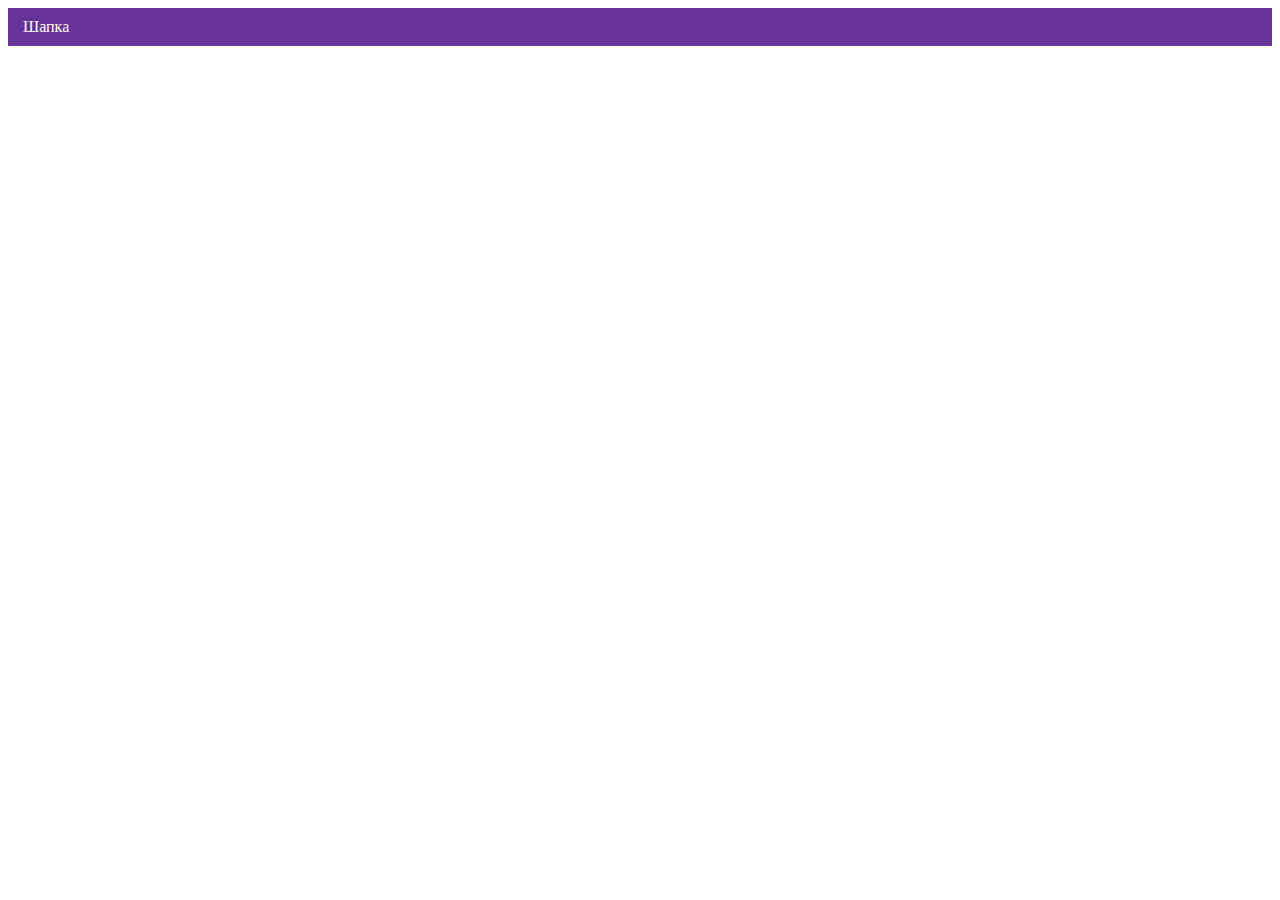
<file: index.html>
<!DOCTYPE html><html class="page" lang="ru"><head><meta charset="UTF-8"><title>Название проекта</title><meta name="viewport" content="width=device-width,initial-scale=1"><link rel="stylesheet" href="styles/styles.css"><script src="scripts/index.js" defer="defer"></script></head><body class="page__body"><header class="header">Шапка</header></body></html>
</file>
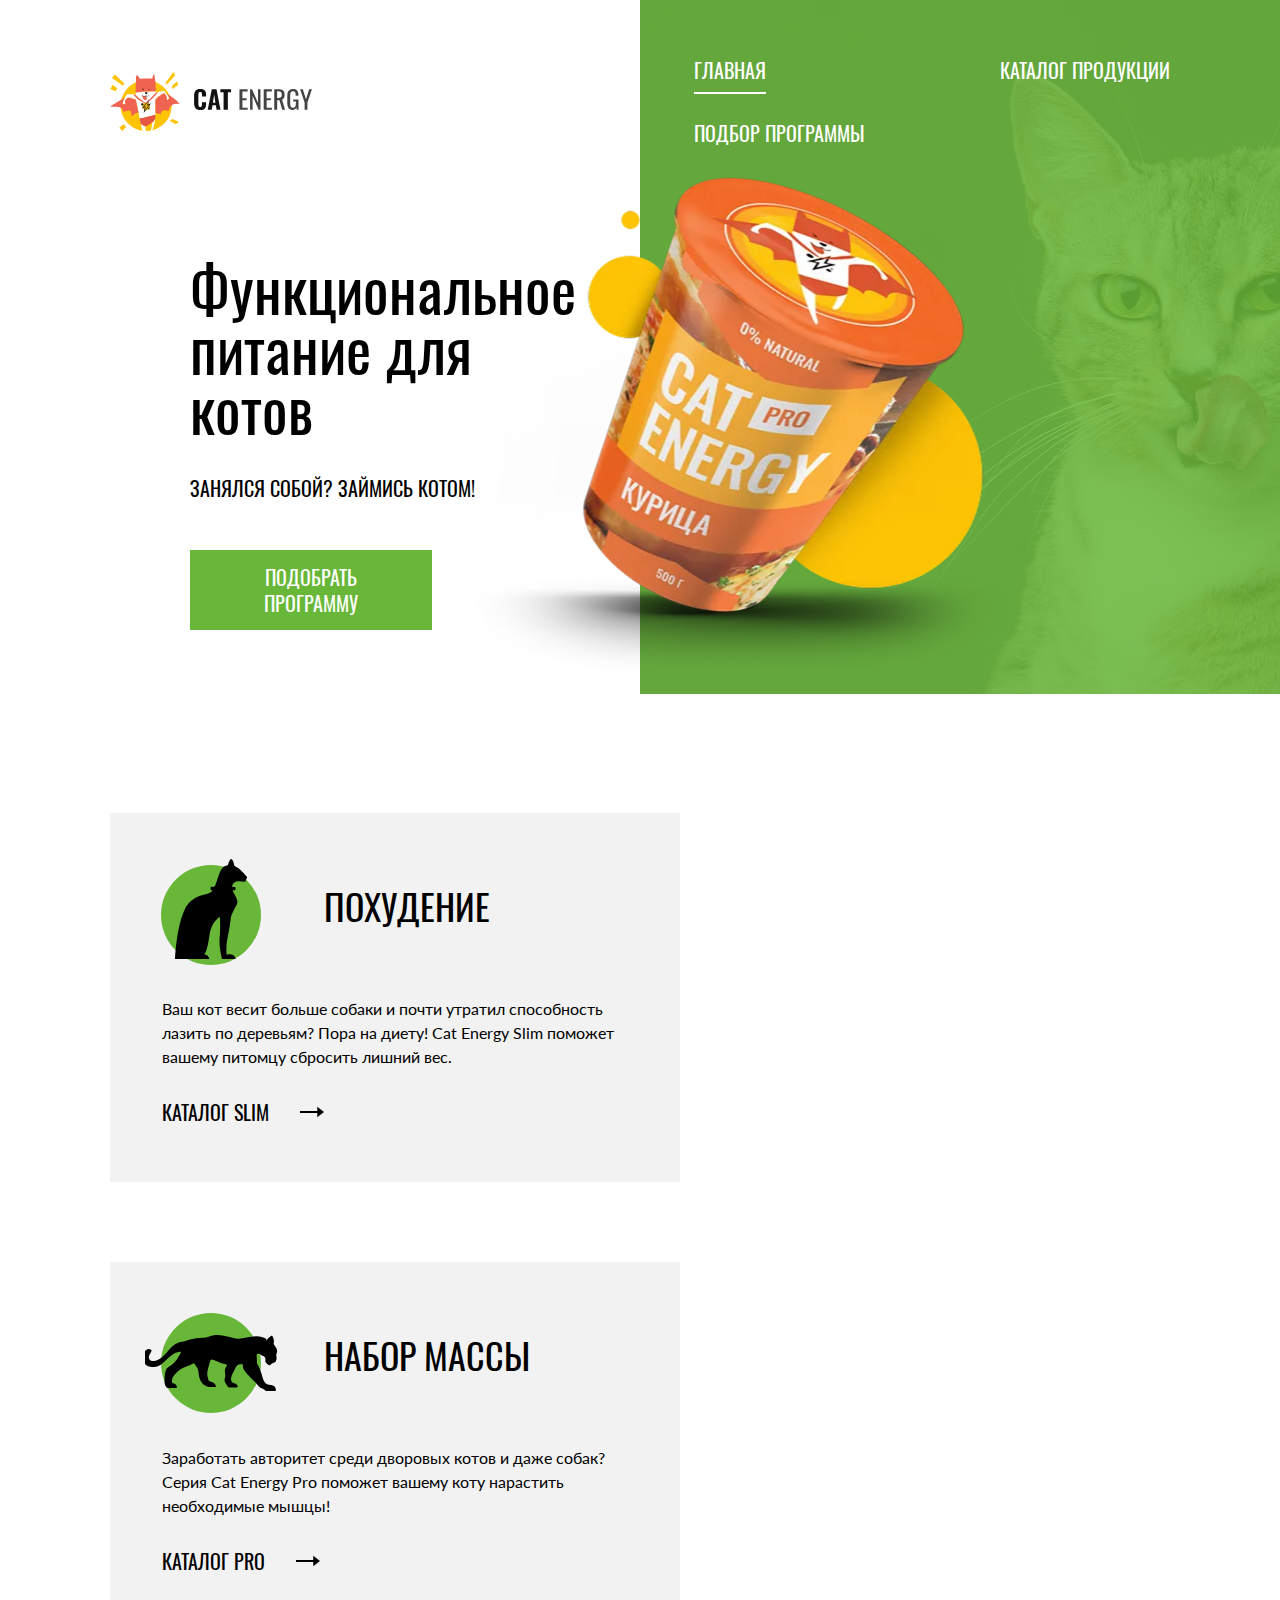
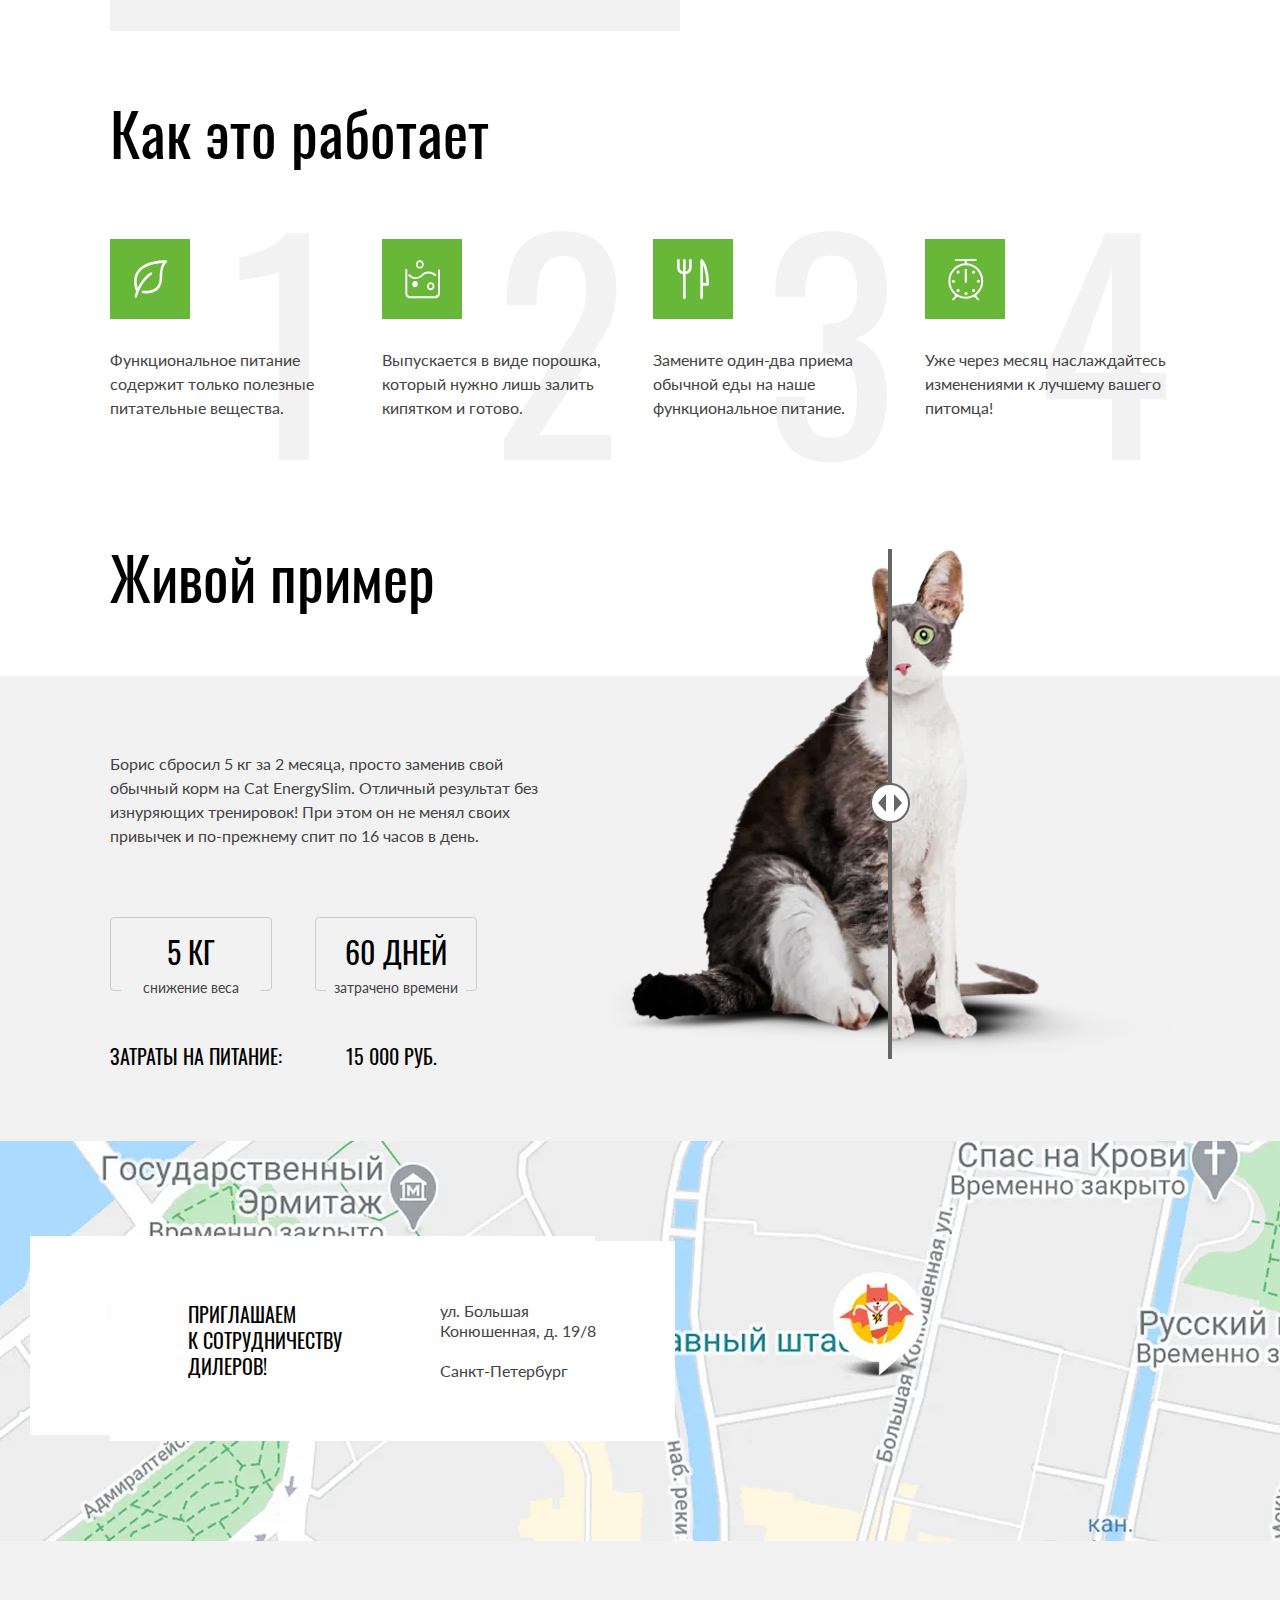
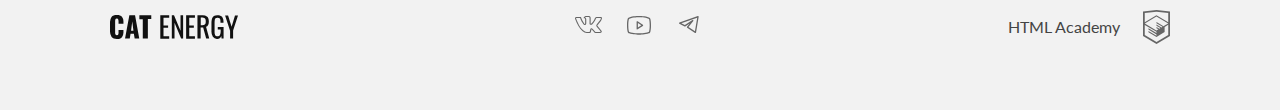
<file: 1/index.html>
<!DOCTYPE html><html class="page" lang="ru"><head><meta charset="UTF-8"><title>Кэт Энэрджи</title><meta name="viewport" content="width=device-width,initial-scale=1"><link rel="icon" href="favicon.ico"><link rel="icon" href="favicons/icon.svg.svg" type="image/svg+xml"><link rel="apple-touch-icon" href="favicons/apple.png"><link rel="manifest" href="manifest.webmanifest"><link rel="stylesheet" href="styles/styles.css"></head><body class="page__body"><div class="page__container"><header class="main-header" data-test="header"><div class="main-header__container"><a class="main-header__logo logo" href="index.html"><picture><source media="(min-width:1220px)" width="70" height="59" type="image/svg+xml" srcset="images/logo-desktop.svg"><source media="(min-width:708px)" width="60" height="50" type="image/svg+xml" srcset="images/logo_pic.svg"><img class="logo__pic" src="images/logo-mobile.svg" alt="Логотип Кэт Энерджи" width="33" height="38"></picture><picture><source media="(min-width:1220px)" width="118" height="21" type="image/svg+xml" srcset="images/logo_text.svg"><source media="(min-width:708px)" width="101" height="18" type="image/svg+xml" srcset="images/logo_text.svg"><img class="logo__text" src="images/logo-mobile-text.svg" alt="Текст логотипа" width="101" height="18"></picture></a><div class="hamburger hamburger--active"><span class="visually-hidden">Открыть меню</span> <span></span> <span></span> <span></span></div></div><nav class="main-nav main-nav--active"><ul class="main-nav__list site-list"><li class="site-list__item"><a class="site-list__link site-list__link--current" href="index.html">главная</a></li><li class="site-list__item"><a class="site-list__link" href="catalog.html">Каталог продукции</a></li><li class="site-list__item"><a class="site-list__link" href="programs.html">подбор программы</a></li></ul></nav></header><main class="main-container"><section class="main-container__promo promo" data-test="hero"><div class="promo__wrapper"><h1 class="promo__title main-title">Функциональное питание для котов</h1><p class="promo__slogan">Занялся собой? Займись котом!</p><picture><source media="(min-width:1220px)" width="552" height="499" type="image/jpeg" srcset="images/index-can-desktop@1x.webp, images/index-can-desktop@2x.webp 2x"><source media="(min-width:768px)" width="708" height="609" type="image/jpeg" srcset="images/index-can-tablet@1x.webp, images/index-can-tablet@2x.webp 2x"><img class="promo__img" src="images/index-can-mobile@1x.webp" srcset="images/index-can-mobile@2x.webp 2x" width="280" height="270" alt="Банка Кэт Энерджи с курицей"></picture><button class="promo__button button" type="button"><span class="button-text">подобрать программу</span></button></div></section><section class="main-container__category category" data-test="programs"><h2 class="visually-hidden">Категория продуктов</h2><div class="category__wrapper"><ul class="category__list"><li class="category__item category__item--slim"><h3 class="category__title">похудение</h3><p class="category__description basic-description">Ваш кот весит больше собаки и почти утратил способность лазить по деревьям? Пора на диету! Cat Energy Slim поможет вашему питомцу сбросить лишний вес.</p><a class="category__link" href="#">каталог slim</a></li><li class="category__item category__item--gain"><h3 class="category__title">набор массы</h3><p class="category__description basic-description">Заработать авторитет среди дворовых котов и даже собак? Серия Cat Energy Pro поможет вашему коту нарастить необходимые мышцы!</p><a class="category__link" href="#">каталог pro</a></li></ul></div></section><section class="main-container__steps steps" data-test="features"><div class="steps__wrapper"><h2 class="steps__title main-title main-title-additional">Как это работает</h2><ol class="steps__list"><li class="steps__item steps__item--leaf"><p class="steps__description basic-description">Функциональное питание содержит только полезные питательные вещества.</p><span class="steps__number steps__number--first">1</span></li><li class="steps__item steps__item--powder"><p class="steps__description basic-description">Выпускается в виде порошка, который нужно лишь залить кипятком и готово.</p><span class="steps__number">2</span></li><li class="steps__item steps__item--food"><p class="steps__description basic-description">Замените один-два приема обычной еды на наше функциональное питание.</p><span class="steps__number">3</span></li><li class="steps__item steps__item--time"><p class="steps__description basic-description">Уже через месяц наслаждайтесь изменениями к лучшему вашего питомца!</p><span class="steps__number">4</span></li></ol></div></section><section class="main-container__transformation transformation" data-test="proof"><div class="transformation__wrapper"><h2 class="transformation__title main-title main-title-additional">Живой пример</h2><p class="transformation__description basic-description">Борис сбросил 5 кг за 2 месяца, просто заменив свой обычный корм на Cat Energy<br>Slim. Отличный результат без изнуряющих тренировок! При этом он не менял своих привычек и по-прежнему спит по 16 часов в день.</p><div class="transformation__block"><div class="transformation__container"><figure class="transformation__info"><span class="transformation__example">5 КГ</span><figcaption class="transformation__result">снижение веса</figcaption></figure><figure class="transformation__info"><span class="transformation__example">60 ДНЕЙ</span><figcaption class="transformation__result">затрачено времени</figcaption></figure></div><div class="transformation__holder"><p class="transformation__text">Затраты на питание:</p><p class="transformation__text transformation__text--end">15 000 РУБ.</p></div></div></div><div class="main-container__slider slider"><div class="slider__wrapper"><ul class="slider__images"><li class="slider__image slider__image--before"><picture><source media="(min-width:1200px)" type="image/webp" srcset="images/slidercat-before-tablet@1x.webp, images/slidercat-before-tablet@2x.webp 2x" width="560" height="512"><source media="(min-width:768px)" type="image/webp" srcset="images/slidercat-before-tablet@1x.webp, images/slidercat-before-tablet@2x.webp 2x" width="560" height="512"><img class="slider__before" src="images/slidercat-before-mobile@1x.webp" srcset="images/slidercat-before-mobile@2x.webp" alt="Кот до приема cat Energy" width="280" height="256"></picture></li><li class="slider__image slider__image--after"><picture><source media="(min-width:1200px)" type="image/webp" srcset="images/slidercat-after-tablet@1x.webp, images/slidercat-after-tablet@2x.webp 2x" width="560" height="512"><source media="(min-width:768px)" type="image/webp" srcset="images/slidercat-after-tablet@1x.webp, images/slidercat-after-tablet@2x.webp 2x" width="560" height="512"><img class="slider__after" src="images/slidercat-after-mobile@1x.webp" srcset="images/slidercat-after-mobile@2x.webp" alt="Кот после приема cat Energy" width="280" height="256"></picture></li></ul><div class="slider__input"><button class="slider__button" type="button"><span class="visually-hidden">Посмотреть изменения</span></button></div></div></div></section><section class="main-container__map map" data-test="contacts"><h2 class="visually-hidden">Карта</h2><div class="map__wrapper"><div class="map__adress adress"><span class="adress__text">приглашаем<br>к сотрудничеству дилеров!</span><div class="adress__info"><span class="adress__description basic-description">ул. Большая Конюшенная, д. 19/8</span> <span class="adress__city">Санкт-Петербург</span></div></div><div class="map__field" id="map" style="width:100%;"></div></div></section></main><footer class="main-footer" data-test="footer"><div class="main-footer__wrapper"><a class="main-footer__logo" href="#"><img class="main-footer__logo-icon" src="images/footer-logo.svg" alt="Кэт Энерджи логотип" width="128" height="24"></a><div class="main-footer__social social"><ul class="social__list"><li class="social__item"><a class="social__link" href="#"><span class="visually-hidden">Вконтакте</span> <svg class="social__link-icon" width="27" height="17" viewBox="0 0 27 17" xmlns="http://www.w3.org/2000/svg"><path d="M0 2.33876C0 1.48373 0.515103 1.02268 1.54531 0.955621L5.51515 0.980769C5.78158 0.980769 5.95921 1.10651 6.04802 1.35799C6.45655 2.61538 6.91392 3.70094 7.42014 4.61465C7.92637 5.52835 8.58801 6.58038 9.40507 7.77071C9.47611 7.9216 9.59157 7.99704 9.75143 7.99704C9.87576 7.99704 9.97345 7.93836 10.0445 7.82101L10.1244 7.54438L10.1511 3.19379C10.1511 2.89201 10.0756 2.69083 9.92461 2.59024C9.77363 2.48965 9.49388 2.4142 9.08535 2.36391C8.76563 2.31361 8.60577 2.12919 8.60577 1.81065C8.60577 1.74359 8.61465 1.69329 8.63241 1.65976C9.00542 0.57002 10.0711 0.0251479 11.8296 0.0251479L13.3216 0C13.9966 0 14.5561 0.15927 15.0001 0.477811C15.4442 0.796351 15.6662 1.29931 15.6662 1.98669V7.69527C15.7906 7.77909 15.906 7.82101 16.0126 7.82101C16.279 7.82101 16.5099 7.67012 16.7053 7.36834C18.6592 4.78649 19.716 3.05966 19.8759 2.18787C19.8759 2.1711 19.8936 2.12919 19.9291 2.06213C20.0535 1.81065 20.2577 1.5927 20.5419 1.40828C20.8261 1.22387 21.0748 1.09813 21.288 1.03107C21.359 0.997535 21.4389 0.980769 21.5277 0.980769H25.6574L25.9239 1.00592C26.2791 1.00592 26.5544 1.16519 26.7498 1.48373C26.8209 1.58432 26.8697 1.69329 26.8964 1.81065C26.923 1.92801 26.9408 2.04536 26.9496 2.16272C26.9585 2.28008 26.963 2.34714 26.963 2.36391V2.53994C26.8386 3.22732 26.5233 3.9608 26.0171 4.74038C25.5109 5.51997 24.867 6.36243 24.0855 7.26775C23.304 8.17308 22.8155 8.76825 22.6201 9.05326C22.4603 9.25444 22.3803 9.43886 22.3803 9.60651C22.3803 9.74063 22.4514 9.89152 22.5935 10.0592L26.4834 14.6864C26.6965 14.9546 26.8031 15.248 26.8031 15.5666C26.8031 15.9522 26.6432 16.2707 26.3235 16.5222C26.0038 16.7737 25.6219 16.9162 25.1779 16.9497L24.7249 16.9749H20.6752C20.6574 16.9749 20.6219 16.979 20.5686 16.9874C20.5153 16.9958 20.4798 17 20.462 17C20.0712 17 19.7071 16.8407 19.3696 16.5222C19.2453 16.3881 18.4105 15.3989 16.8652 13.5547C16.7764 13.4374 16.652 13.3284 16.4922 13.2278C16.4211 13.4961 16.3279 13.8817 16.2124 14.3846C16.097 14.8876 16.0126 15.248 15.9593 15.466L15.8794 15.8935C15.7018 16.4803 15.3287 16.8323 14.7604 16.9497L14.3874 16.9749H11.7763C10.3021 16.9749 8.83224 16.3378 7.36686 15.0636C5.90148 13.7894 4.58264 12.1423 3.41034 10.122C2.23803 8.10182 1.14566 5.75049 0.133216 3.06805C0.0444054 2.8501 0 2.607 0 2.33876ZM16.0126 8.85207C15.6396 8.85207 15.3021 8.75567 15.0001 8.56287C14.6982 8.37007 14.5472 8.10602 14.5472 7.77071V1.98669C14.5472 1.65138 14.4584 1.41248 14.2808 1.26997C14.1032 1.12747 13.7923 1.05621 13.3483 1.05621L11.8296 1.10651C11.0658 1.10651 10.4886 1.23225 10.0978 1.48373C10.8793 1.8358 11.2701 2.40582 11.2701 3.19379V7.61982C11.2346 8.03895 11.0569 8.38683 10.7372 8.66346C10.4175 8.94009 10.0623 9.0784 9.6715 9.0784C9.13863 9.0784 8.7301 8.83531 8.44591 8.34911C7.06046 6.37081 6.03025 4.4931 5.35529 2.71598L5.1155 2.06213L1.57195 2.03698C1.34104 2.03698 1.21227 2.04956 1.18562 2.0747C1.15898 2.09985 1.14566 2.1711 1.14566 2.28846C1.14566 2.43935 1.16342 2.59862 1.19895 2.76627L1.75845 4.17456C3.25048 7.81262 4.87127 10.6795 6.62085 12.7751C8.37042 14.8708 10.0889 15.9186 11.7763 15.9186H14.4406C14.5472 15.9186 14.6271 15.8893 14.6804 15.8306C14.7337 15.7719 14.7781 15.6588 14.8136 15.4911L14.8669 15.2396L15.3732 13.0266C15.5152 12.7249 15.6396 12.5237 15.7462 12.4231C15.9415 12.2387 16.1725 12.1465 16.4389 12.1465C16.8652 12.1465 17.3003 12.3895 17.7444 12.8757L20.0091 15.5917C20.1512 15.8097 20.3022 15.9186 20.462 15.9186H24.8581C25.391 15.9186 25.6574 15.7929 25.6574 15.5414C25.6574 15.4576 25.6308 15.3738 25.5775 15.2899L21.7142 10.7382C21.4123 10.3861 21.2613 10.0089 21.2613 9.60651C21.2613 9.20414 21.4034 8.81854 21.6876 8.4497C21.9185 8.1144 22.367 7.55695 23.0331 6.77737C23.6992 5.99778 24.2809 5.26849 24.7782 4.5895C25.2756 3.9105 25.6042 3.29438 25.764 2.74112L25.8439 2.4142C25.8262 2.38067 25.8173 2.32618 25.8173 2.25074C25.8173 2.1753 25.8084 2.11243 25.7907 2.06213H21.6077C21.3412 2.16272 21.1281 2.31361 20.9682 2.51479L20.8084 2.9926C20.3643 4.14941 19.2009 5.93491 17.3181 8.34911C16.9451 8.68442 16.5099 8.85207 16.0126 8.85207Z"/></svg></a></li><li class="social__item"><a class="social__link" href="#"><span class="visually-hidden">Ютуб</span> <svg class="social__link-icon" width="24" height="19" viewBox="0 0 24 19" xmlns="http://www.w3.org/2000/svg"><path d="M15.8509 8.79275L10.6145 5.30184C10.5159 5.23691 10.4016 5.19985 10.2837 5.19459C10.1657 5.18934 10.0486 5.21608 9.94459 5.27198C9.84061 5.32789 9.75368 5.41087 9.69302 5.51215C9.63236 5.61343 9.60022 5.72924 9.6 5.84729V12.8291C9.60013 12.9481 9.6327 13.0648 9.69421 13.1667C9.75572 13.2686 9.84384 13.3518 9.94909 13.4073C10.0524 13.4631 10.1691 13.4895 10.2864 13.4837C10.4037 13.478 10.5172 13.4402 10.6145 13.3746L15.8509 9.88366C15.9409 9.82395 16.0148 9.7429 16.0658 9.64772C16.1169 9.55255 16.1436 9.44621 16.1436 9.3382C16.1436 9.23019 16.1169 9.12385 16.0658 9.02868C16.0148 8.93351 15.9409 8.85245 15.8509 8.79275ZM10.9091 11.6073V7.06911L14.3127 9.3382L10.9091 11.6073ZM23.3891 3.04366C23.2942 2.67547 23.1131 2.33511 22.8609 2.05061C22.6086 1.76611 22.2924 1.54561 21.9382 1.40729C18.2182 -0.0217993 12.2509 1.91553e-05 12 1.91553e-05C11.7491 1.91553e-05 5.78182 -0.0217993 2.06182 1.40729C1.70764 1.54561 1.3914 1.76611 1.13914 2.05061C0.886889 2.33511 0.705838 2.67547 0.610909 3.04366C0.327273 4.11275 0 6.07638 0 9.3382C0 12.6 0.327273 14.5637 0.610909 15.6327C0.705838 16.0009 0.886889 16.3413 1.13914 16.6258C1.3914 16.9103 1.70764 17.1308 2.06182 17.2691C5.78182 18.6982 11.7491 18.6764 12 18.6764H12.0764C12.8291 18.6764 18.3927 18.6327 21.9382 17.2691C22.2924 17.1308 22.6086 16.9103 22.8609 16.6258C23.1131 16.3413 23.2942 16.0009 23.3891 15.6327C23.6727 14.5637 24 12.6 24 9.3382C24 6.07638 23.6727 4.11275 23.3891 3.04366ZM22.1236 15.3055C22.0807 15.472 21.999 15.6259 21.8853 15.7548C21.7715 15.8838 21.6289 15.984 21.4691 16.0473C17.9782 17.3891 12.0655 17.3673 12 17.3673C11.9345 17.3673 6.02182 17.3891 2.53091 16.0473C2.37107 15.984 2.22846 15.8838 2.11471 15.7548C2.00096 15.6259 1.91929 15.472 1.87636 15.3055C1.61455 14.3018 1.30909 12.4582 1.30909 9.3382C1.30909 6.2182 1.61455 4.37457 1.87636 3.37093C1.91929 3.20445 2.00096 3.05047 2.11471 2.92156C2.22846 2.79264 2.37107 2.69243 2.53091 2.62911C6.02182 1.28729 11.9345 1.30911 12 1.30911C12.0655 1.30911 17.9782 1.28729 21.4691 2.62911C21.6289 2.69243 21.7715 2.79264 21.8853 2.92156C21.999 3.05047 22.0807 3.20445 22.1236 3.37093C22.3855 4.37457 22.6909 6.2182 22.6909 9.3382C22.6909 12.4582 22.3855 14.3018 22.1236 15.3055Z"/></svg></a></li><li class="social__item"><a class="social__link" href="#"><span class="visually-hidden">Телеграмм</span> <svg class="social__link-icon" width="20" height="18" viewBox="0 0 20 18" xmlns="http://www.w3.org/2000/svg"><path fill-rule="evenodd" clip-rule="evenodd" d="M19.4608 0.152905C19.6393 0.302216 19.7255 0.534898 19.6872 0.764481L17.0611 16.5214C17.0244 16.7411 16.8789 16.9273 16.6745 17.0159C16.47 17.1045 16.2346 17.0833 16.0493 16.9597L8.17082 11.7074C8.01771 11.6054 7.91447 11.4437 7.88624 11.2619C7.858 11.08 7.90738 10.8947 8.02233 10.751L10.633 7.48773L6.27303 10.3944C6.077 10.525 5.82597 10.5407 5.61524 10.4353L0.362931 7.80915C0.127693 7.69153 -0.0146529 7.44488 0.00119976 7.18235C0.0170525 6.91983 0.188044 6.6921 0.435726 6.60364L18.8188 0.0382579C19.038 -0.0400244 19.2822 0.00359465 19.4608 0.152905ZM2.32626 7.32275L5.86168 9.09046L13.4231 4.0495C13.6925 3.86994 14.0525 3.91349 14.2712 4.1521C14.49 4.3907 14.5022 4.75314 14.3 5.00591L9.49502 11.0121L15.9328 15.3039L18.2083 1.65058L2.32626 7.32275Z"/></svg></a></li></ul></div><div class="main-footer__autor autor"><a class="autor__link" href="https://htmlacademy.ru/intensive/adaptive"><span class="autor__link-text">HTML Academy</span> <svg class="autor__link-img" width="27" height="34" viewBox="0 0 27 34" xmlns="http://www.w3.org/2000/svg"><path d="M13.6426 0.0157537L13.5 0L0 1.40733V26.0129L13.5 34L27 26.0129V1.40733L13.6426 0.0157537ZM25.2344 25.0151L13.5 31.9573L1.76561 25.0151V14.9293L13.4507 21.8451L13.4701 23.0984L5.45351 18.3548L5.44295 19.5801L13.4894 24.3885L13.5088 25.675L5.46408 20.9174L5.45351 22.1427L13.5 26.9511L21.6239 22.1182V20.8929V16.909L25.2432 14.7595L25.2344 25.0151ZM25.2344 13.4519L22.0147 15.3319L20.5325 16.2071L13.4666 12.0201L13.456 13.2454L19.4957 16.818L19.4429 16.8495L19.3126 16.9247L18.4536 17.4166L13.4666 14.4689L13.456 15.6942L17.3921 18.0222L16.4591 18.6314L16.438 18.6436L13.4666 16.902L13.456 18.1273L15.4029 19.2615L13.4155 20.4483L1.7973 13.5762L13.4349 6.61831L25.2344 13.4519ZM25.2344 12.2266L13.4401 5.31075L1.76561 12.2196V2.9897L13.5 1.76442L25.2344 2.9897V12.2266Z"/></svg></a></div></div></footer></div><script src="https://api-maps.yandex.ru/2.1/?apikey=b741650d-aeca-472d-a761-ce8550b60bb1&lang=ru_RU" defer="defer"></script><script src="scripts/index.js" defer="defer"></script></body></html>
</file>
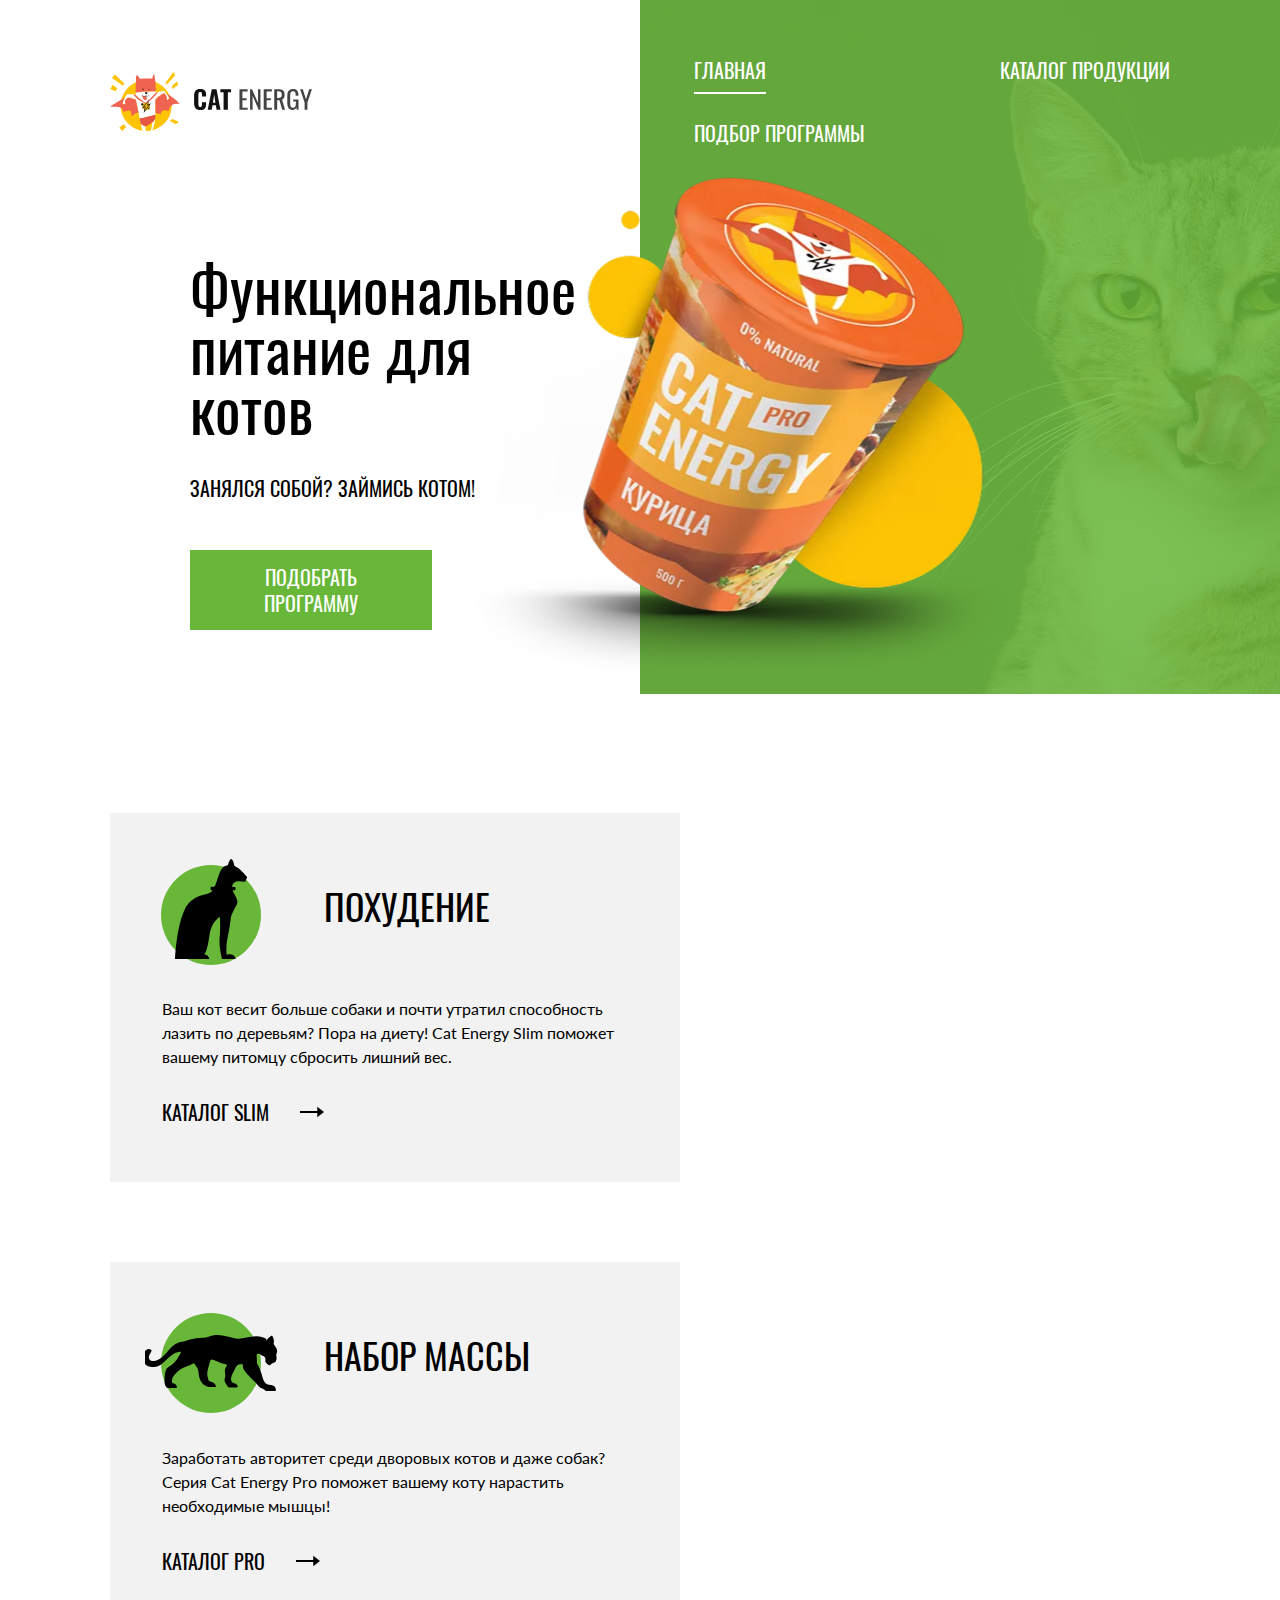
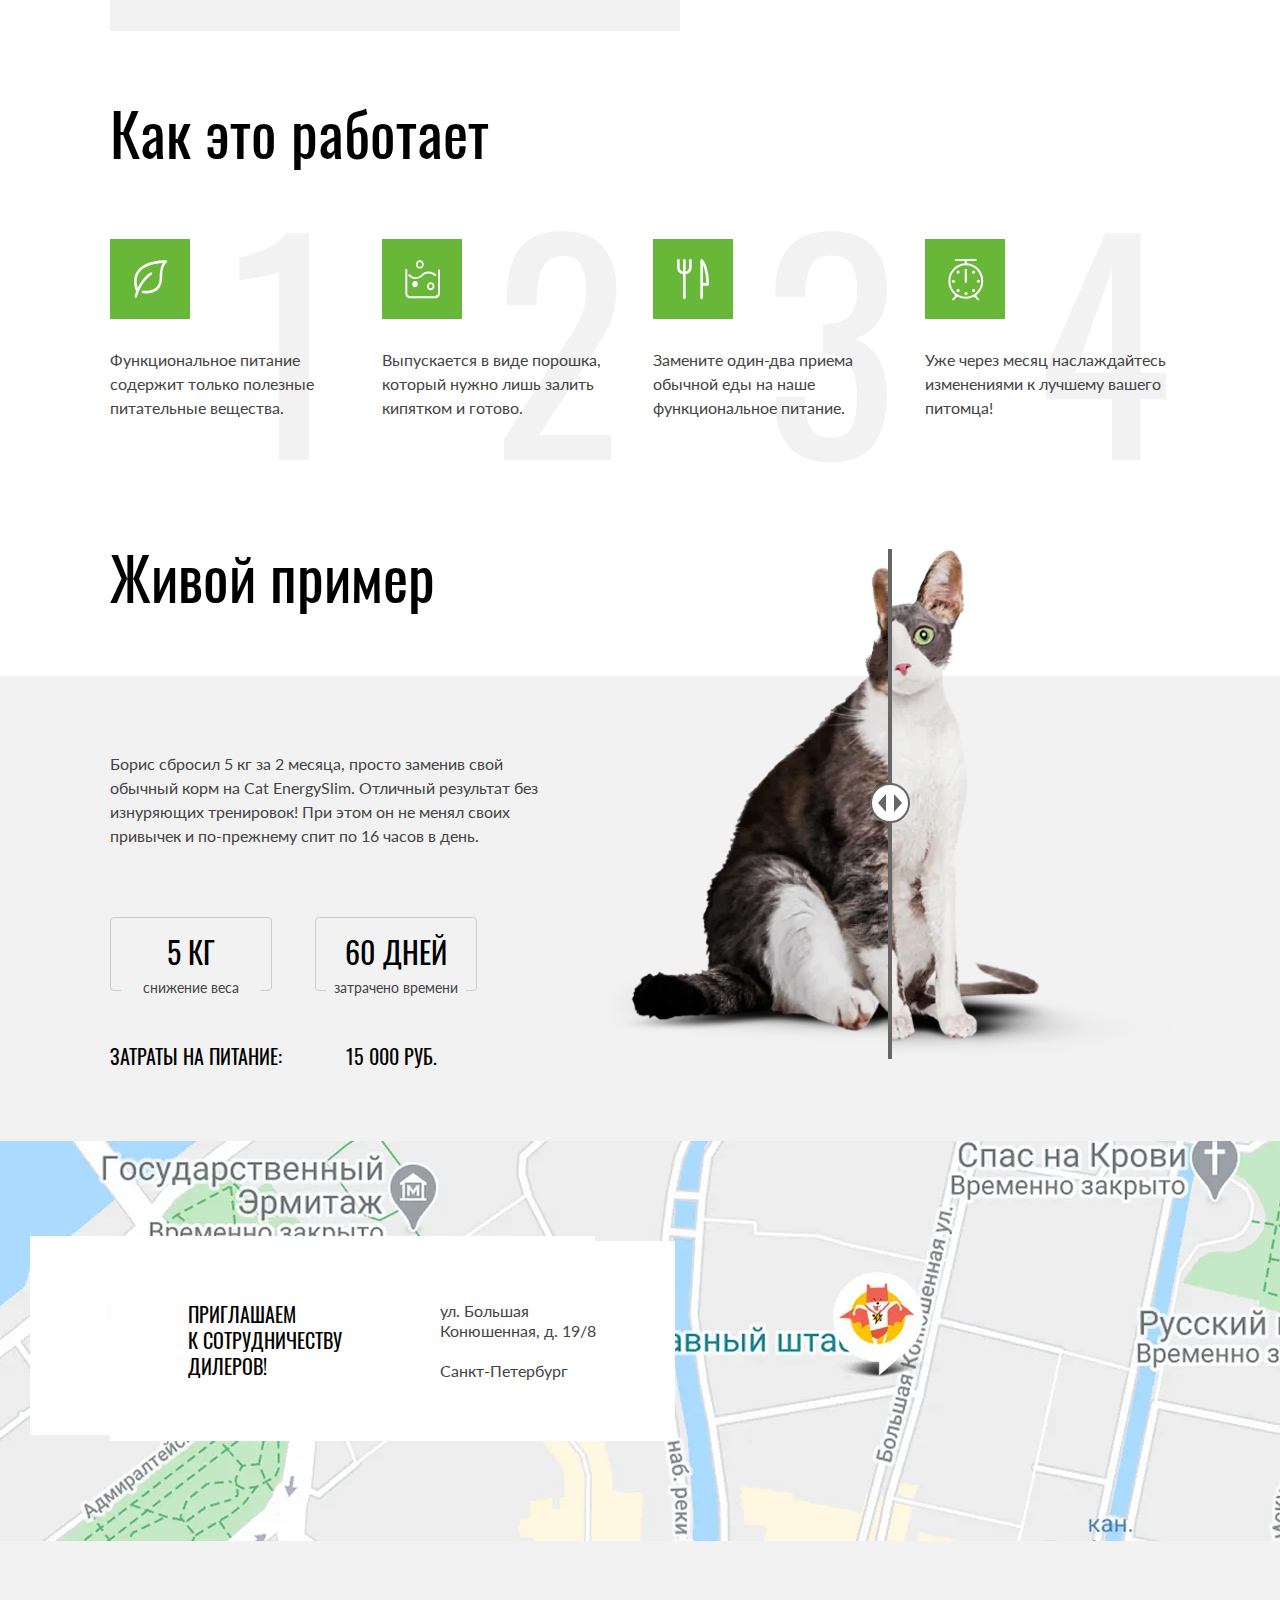
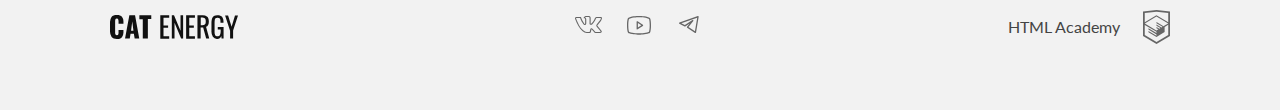
<file: 2/index.html>
<!DOCTYPE html><html class="page" lang="ru"><head><meta charset="UTF-8"><title>Кэт Энэрджи</title><meta name="viewport" content="width=device-width,initial-scale=1"><link rel="icon" href="favicon.ico"><link rel="icon" href="favicons/icon.svg.svg" type="image/svg+xml"><link rel="apple-touch-icon" href="favicons/apple.png"><link rel="manifest" href="manifest.webmanifest"><link rel="stylesheet" href="styles/styles.css"></head><body class="page__body"><div class="page__container"><header class="main-header" data-test="header"><div class="main-header__container"><a class="main-header__logo logo" href="index.html"><picture><source media="(min-width:1220px)" width="70" height="59" type="image/svg+xml" srcset="images/logo-desktop.svg"><source media="(min-width:708px)" width="60" height="50" type="image/svg+xml" srcset="images/logo_pic.svg"><img class="logo__pic" src="images/logo-mobile.svg" alt="Логотип Кэт Энерджи" width="33" height="38"></picture><picture><source media="(min-width:1220px)" width="118" height="21" type="image/svg+xml" srcset="images/logo_text.svg"><source media="(min-width:708px)" width="101" height="18" type="image/svg+xml" srcset="images/logo_text.svg"><img class="logo__text" src="images/logo-mobile-text.svg" alt="Текст логотипа" width="101" height="18"></picture></a><div class="hamburger hamburger--no-js"><span class="visually-hidden">Открыть меню</span> <span></span> <span></span> <span></span></div></div><nav class="main-nav main-nav--no-js"><ul class="main-nav__list site-list"><li class="site-list__item"><a class="site-list__link site-list__link--current" href="index.html">главная</a></li><li class="site-list__item"><a class="site-list__link" href="catalog.html">Каталог продукции</a></li><li class="site-list__item"><a class="site-list__link" href="programs.html">подбор программы</a></li></ul></nav></header><main class="main-container"><section class="main-container__promo promo" data-test="hero"><div class="promo__wrapper"><h1 class="promo__title main-title">Функциональное питание для котов</h1><p class="promo__slogan">Занялся собой? Займись котом!</p><picture><source media="(min-width:1220px)" width="552" height="499" type="image/jpeg" srcset="images/index-can-desktop@1x.webp, images/index-can-desktop@2x.webp 2x"><source media="(min-width:768px)" width="708" height="609" type="image/jpeg" srcset="images/index-can-tablet@1x.webp, images/index-can-tablet@2x.webp 2x"><img class="promo__img" src="images/index-can-mobile@1x.webp" srcset="images/index-can-mobile@2x.webp 2x" width="280" height="270" alt="Банка Кэт Энерджи с курицей"></picture><button class="promo__button button" type="button"><span class="button-text">подобрать программу</span></button></div></section><section class="main-container__category category" data-test="programs"><h2 class="visually-hidden">Категория продуктов</h2><div class="category__wrapper"><ul class="category__list"><li class="category__item category__item--slim"><h3 class="category__title">похудение</h3><p class="category__description basic-description">Ваш кот весит больше собаки и почти утратил способность лазить по деревьям? Пора на диету! Cat Energy Slim поможет вашему питомцу сбросить лишний вес.</p><a class="category__link" href="#">каталог slim</a></li><li class="category__item category__item--gain"><h3 class="category__title">набор массы</h3><p class="category__description basic-description">Заработать авторитет среди дворовых котов и даже собак? Серия Cat Energy Pro поможет вашему коту нарастить необходимые мышцы!</p><a class="category__link" href="#">каталог pro</a></li></ul></div></section><section class="main-container__steps steps" data-test="features"><div class="steps__wrapper"><h2 class="steps__title main-title main-title-additional">Как это работает</h2><ol class="steps__list"><li class="steps__item steps__item--leaf"><p class="steps__description basic-description">Функциональное питание содержит только полезные питательные вещества.</p><span class="steps__number steps__number--first">1</span></li><li class="steps__item steps__item--powder"><p class="steps__description basic-description">Выпускается в виде порошка, который нужно лишь залить кипятком и готово.</p><span class="steps__number">2</span></li><li class="steps__item steps__item--food"><p class="steps__description basic-description">Замените один-два приема обычной еды на наше функциональное питание.</p><span class="steps__number">3</span></li><li class="steps__item steps__item--time"><p class="steps__description basic-description">Уже через месяц наслаждайтесь изменениями к лучшему вашего питомца!</p><span class="steps__number">4</span></li></ol></div></section><section class="main-container__transformation transformation" data-test="proof"><div class="transformation__wrapper"><h2 class="transformation__title main-title main-title-additional">Живой пример</h2><p class="transformation__description basic-description">Борис сбросил 5 кг за 2 месяца, просто заменив свой обычный корм на Cat Energy<br>Slim. Отличный результат без изнуряющих тренировок! При этом он не менял своих привычек и по-прежнему спит по 16 часов в день.</p><div class="transformation__block"><div class="transformation__container"><figure class="transformation__info"><span class="transformation__example">5 КГ</span><figcaption class="transformation__result">снижение веса</figcaption></figure><figure class="transformation__info"><span class="transformation__example">60 ДНЕЙ</span><figcaption class="transformation__result">затрачено времени</figcaption></figure></div><div class="transformation__holder"><p class="transformation__text">Затраты на питание:</p><p class="transformation__text transformation__text--end">15 000 РУБ.</p></div></div></div><div class="main-container__slider slider"><div class="slider__wrapper"><ul class="slider__images"><li class="slider__image slider__image--before"><picture><source media="(min-width:1200px)" type="image/webp" srcset="images/slidercat-before-tablet@1x.webp, images/slidercat-before-tablet@2x.webp 2x" width="560" height="512"><source media="(min-width:768px)" type="image/webp" srcset="images/slidercat-before-tablet@1x.webp, images/slidercat-before-tablet@2x.webp 2x" width="560" height="512"><img class="slider__before" src="images/slidercat-before-mobile@1x.webp" srcset="images/slidercat-before-mobile@2x.webp" alt="Кот до приема cat Energy" width="280" height="256"></picture></li><li class="slider__image slider__image--after"><picture><source media="(min-width:1200px)" type="image/webp" srcset="images/slidercat-after-tablet@1x.webp, images/slidercat-after-tablet@2x.webp 2x" width="560" height="512"><source media="(min-width:768px)" type="image/webp" srcset="images/slidercat-after-tablet@1x.webp, images/slidercat-after-tablet@2x.webp 2x" width="560" height="512"><img class="slider__after" src="images/slidercat-after-mobile@1x.webp" srcset="images/slidercat-after-mobile@2x.webp" alt="Кот после приема cat Energy" width="280" height="256"></picture></li></ul><div class="slider__input"><button class="slider__button" type="button"><span class="visually-hidden">Посмотреть изменения</span></button></div></div></div></section><section class="main-container__map map" data-test="contacts"><h2 class="visually-hidden">Карта</h2><div class="map__wrapper"><div class="map__adress adress"><span class="adress__text">приглашаем<br>к сотрудничеству дилеров!</span><div class="adress__info"><span class="adress__description basic-description">ул. Большая Конюшенная, д. 19/8</span> <span class="adress__city">Санкт-Петербург</span></div></div><div class="map__field" id="map" style="width:100%;"></div></div></section></main><footer class="main-footer" data-test="footer"><div class="main-footer__wrapper"><a class="main-footer__logo" href="#"><img class="main-footer__logo-icon" src="images/footer-logo.svg" alt="Кэт Энерджи логотип" width="128" height="24"></a><div class="main-footer__social social"><ul class="social__list"><li class="social__item"><a class="social__link" href="#"><span class="visually-hidden">Вконтакте</span> <svg class="social__link-icon" width="27" height="17" viewBox="0 0 27 17" xmlns="http://www.w3.org/2000/svg"><path d="M0 2.33876C0 1.48373 0.515103 1.02268 1.54531 0.955621L5.51515 0.980769C5.78158 0.980769 5.95921 1.10651 6.04802 1.35799C6.45655 2.61538 6.91392 3.70094 7.42014 4.61465C7.92637 5.52835 8.58801 6.58038 9.40507 7.77071C9.47611 7.9216 9.59157 7.99704 9.75143 7.99704C9.87576 7.99704 9.97345 7.93836 10.0445 7.82101L10.1244 7.54438L10.1511 3.19379C10.1511 2.89201 10.0756 2.69083 9.92461 2.59024C9.77363 2.48965 9.49388 2.4142 9.08535 2.36391C8.76563 2.31361 8.60577 2.12919 8.60577 1.81065C8.60577 1.74359 8.61465 1.69329 8.63241 1.65976C9.00542 0.57002 10.0711 0.0251479 11.8296 0.0251479L13.3216 0C13.9966 0 14.5561 0.15927 15.0001 0.477811C15.4442 0.796351 15.6662 1.29931 15.6662 1.98669V7.69527C15.7906 7.77909 15.906 7.82101 16.0126 7.82101C16.279 7.82101 16.5099 7.67012 16.7053 7.36834C18.6592 4.78649 19.716 3.05966 19.8759 2.18787C19.8759 2.1711 19.8936 2.12919 19.9291 2.06213C20.0535 1.81065 20.2577 1.5927 20.5419 1.40828C20.8261 1.22387 21.0748 1.09813 21.288 1.03107C21.359 0.997535 21.4389 0.980769 21.5277 0.980769H25.6574L25.9239 1.00592C26.2791 1.00592 26.5544 1.16519 26.7498 1.48373C26.8209 1.58432 26.8697 1.69329 26.8964 1.81065C26.923 1.92801 26.9408 2.04536 26.9496 2.16272C26.9585 2.28008 26.963 2.34714 26.963 2.36391V2.53994C26.8386 3.22732 26.5233 3.9608 26.0171 4.74038C25.5109 5.51997 24.867 6.36243 24.0855 7.26775C23.304 8.17308 22.8155 8.76825 22.6201 9.05326C22.4603 9.25444 22.3803 9.43886 22.3803 9.60651C22.3803 9.74063 22.4514 9.89152 22.5935 10.0592L26.4834 14.6864C26.6965 14.9546 26.8031 15.248 26.8031 15.5666C26.8031 15.9522 26.6432 16.2707 26.3235 16.5222C26.0038 16.7737 25.6219 16.9162 25.1779 16.9497L24.7249 16.9749H20.6752C20.6574 16.9749 20.6219 16.979 20.5686 16.9874C20.5153 16.9958 20.4798 17 20.462 17C20.0712 17 19.7071 16.8407 19.3696 16.5222C19.2453 16.3881 18.4105 15.3989 16.8652 13.5547C16.7764 13.4374 16.652 13.3284 16.4922 13.2278C16.4211 13.4961 16.3279 13.8817 16.2124 14.3846C16.097 14.8876 16.0126 15.248 15.9593 15.466L15.8794 15.8935C15.7018 16.4803 15.3287 16.8323 14.7604 16.9497L14.3874 16.9749H11.7763C10.3021 16.9749 8.83224 16.3378 7.36686 15.0636C5.90148 13.7894 4.58264 12.1423 3.41034 10.122C2.23803 8.10182 1.14566 5.75049 0.133216 3.06805C0.0444054 2.8501 0 2.607 0 2.33876ZM16.0126 8.85207C15.6396 8.85207 15.3021 8.75567 15.0001 8.56287C14.6982 8.37007 14.5472 8.10602 14.5472 7.77071V1.98669C14.5472 1.65138 14.4584 1.41248 14.2808 1.26997C14.1032 1.12747 13.7923 1.05621 13.3483 1.05621L11.8296 1.10651C11.0658 1.10651 10.4886 1.23225 10.0978 1.48373C10.8793 1.8358 11.2701 2.40582 11.2701 3.19379V7.61982C11.2346 8.03895 11.0569 8.38683 10.7372 8.66346C10.4175 8.94009 10.0623 9.0784 9.6715 9.0784C9.13863 9.0784 8.7301 8.83531 8.44591 8.34911C7.06046 6.37081 6.03025 4.4931 5.35529 2.71598L5.1155 2.06213L1.57195 2.03698C1.34104 2.03698 1.21227 2.04956 1.18562 2.0747C1.15898 2.09985 1.14566 2.1711 1.14566 2.28846C1.14566 2.43935 1.16342 2.59862 1.19895 2.76627L1.75845 4.17456C3.25048 7.81262 4.87127 10.6795 6.62085 12.7751C8.37042 14.8708 10.0889 15.9186 11.7763 15.9186H14.4406C14.5472 15.9186 14.6271 15.8893 14.6804 15.8306C14.7337 15.7719 14.7781 15.6588 14.8136 15.4911L14.8669 15.2396L15.3732 13.0266C15.5152 12.7249 15.6396 12.5237 15.7462 12.4231C15.9415 12.2387 16.1725 12.1465 16.4389 12.1465C16.8652 12.1465 17.3003 12.3895 17.7444 12.8757L20.0091 15.5917C20.1512 15.8097 20.3022 15.9186 20.462 15.9186H24.8581C25.391 15.9186 25.6574 15.7929 25.6574 15.5414C25.6574 15.4576 25.6308 15.3738 25.5775 15.2899L21.7142 10.7382C21.4123 10.3861 21.2613 10.0089 21.2613 9.60651C21.2613 9.20414 21.4034 8.81854 21.6876 8.4497C21.9185 8.1144 22.367 7.55695 23.0331 6.77737C23.6992 5.99778 24.2809 5.26849 24.7782 4.5895C25.2756 3.9105 25.6042 3.29438 25.764 2.74112L25.8439 2.4142C25.8262 2.38067 25.8173 2.32618 25.8173 2.25074C25.8173 2.1753 25.8084 2.11243 25.7907 2.06213H21.6077C21.3412 2.16272 21.1281 2.31361 20.9682 2.51479L20.8084 2.9926C20.3643 4.14941 19.2009 5.93491 17.3181 8.34911C16.9451 8.68442 16.5099 8.85207 16.0126 8.85207Z"/></svg></a></li><li class="social__item"><a class="social__link" href="#"><span class="visually-hidden">Ютуб</span> <svg class="social__link-icon" width="24" height="19" viewBox="0 0 24 19" xmlns="http://www.w3.org/2000/svg"><path d="M15.8509 8.79275L10.6145 5.30184C10.5159 5.23691 10.4016 5.19985 10.2837 5.19459C10.1657 5.18934 10.0486 5.21608 9.94459 5.27198C9.84061 5.32789 9.75368 5.41087 9.69302 5.51215C9.63236 5.61343 9.60022 5.72924 9.6 5.84729V12.8291C9.60013 12.9481 9.6327 13.0648 9.69421 13.1667C9.75572 13.2686 9.84384 13.3518 9.94909 13.4073C10.0524 13.4631 10.1691 13.4895 10.2864 13.4837C10.4037 13.478 10.5172 13.4402 10.6145 13.3746L15.8509 9.88366C15.9409 9.82395 16.0148 9.7429 16.0658 9.64772C16.1169 9.55255 16.1436 9.44621 16.1436 9.3382C16.1436 9.23019 16.1169 9.12385 16.0658 9.02868C16.0148 8.93351 15.9409 8.85245 15.8509 8.79275ZM10.9091 11.6073V7.06911L14.3127 9.3382L10.9091 11.6073ZM23.3891 3.04366C23.2942 2.67547 23.1131 2.33511 22.8609 2.05061C22.6086 1.76611 22.2924 1.54561 21.9382 1.40729C18.2182 -0.0217993 12.2509 1.91553e-05 12 1.91553e-05C11.7491 1.91553e-05 5.78182 -0.0217993 2.06182 1.40729C1.70764 1.54561 1.3914 1.76611 1.13914 2.05061C0.886889 2.33511 0.705838 2.67547 0.610909 3.04366C0.327273 4.11275 0 6.07638 0 9.3382C0 12.6 0.327273 14.5637 0.610909 15.6327C0.705838 16.0009 0.886889 16.3413 1.13914 16.6258C1.3914 16.9103 1.70764 17.1308 2.06182 17.2691C5.78182 18.6982 11.7491 18.6764 12 18.6764H12.0764C12.8291 18.6764 18.3927 18.6327 21.9382 17.2691C22.2924 17.1308 22.6086 16.9103 22.8609 16.6258C23.1131 16.3413 23.2942 16.0009 23.3891 15.6327C23.6727 14.5637 24 12.6 24 9.3382C24 6.07638 23.6727 4.11275 23.3891 3.04366ZM22.1236 15.3055C22.0807 15.472 21.999 15.6259 21.8853 15.7548C21.7715 15.8838 21.6289 15.984 21.4691 16.0473C17.9782 17.3891 12.0655 17.3673 12 17.3673C11.9345 17.3673 6.02182 17.3891 2.53091 16.0473C2.37107 15.984 2.22846 15.8838 2.11471 15.7548C2.00096 15.6259 1.91929 15.472 1.87636 15.3055C1.61455 14.3018 1.30909 12.4582 1.30909 9.3382C1.30909 6.2182 1.61455 4.37457 1.87636 3.37093C1.91929 3.20445 2.00096 3.05047 2.11471 2.92156C2.22846 2.79264 2.37107 2.69243 2.53091 2.62911C6.02182 1.28729 11.9345 1.30911 12 1.30911C12.0655 1.30911 17.9782 1.28729 21.4691 2.62911C21.6289 2.69243 21.7715 2.79264 21.8853 2.92156C21.999 3.05047 22.0807 3.20445 22.1236 3.37093C22.3855 4.37457 22.6909 6.2182 22.6909 9.3382C22.6909 12.4582 22.3855 14.3018 22.1236 15.3055Z"/></svg></a></li><li class="social__item"><a class="social__link" href="#"><span class="visually-hidden">Телеграмм</span> <svg class="social__link-icon" width="20" height="18" viewBox="0 0 20 18" xmlns="http://www.w3.org/2000/svg"><path fill-rule="evenodd" clip-rule="evenodd" d="M19.4608 0.152905C19.6393 0.302216 19.7255 0.534898 19.6872 0.764481L17.0611 16.5214C17.0244 16.7411 16.8789 16.9273 16.6745 17.0159C16.47 17.1045 16.2346 17.0833 16.0493 16.9597L8.17082 11.7074C8.01771 11.6054 7.91447 11.4437 7.88624 11.2619C7.858 11.08 7.90738 10.8947 8.02233 10.751L10.633 7.48773L6.27303 10.3944C6.077 10.525 5.82597 10.5407 5.61524 10.4353L0.362931 7.80915C0.127693 7.69153 -0.0146529 7.44488 0.00119976 7.18235C0.0170525 6.91983 0.188044 6.6921 0.435726 6.60364L18.8188 0.0382579C19.038 -0.0400244 19.2822 0.00359465 19.4608 0.152905ZM2.32626 7.32275L5.86168 9.09046L13.4231 4.0495C13.6925 3.86994 14.0525 3.91349 14.2712 4.1521C14.49 4.3907 14.5022 4.75314 14.3 5.00591L9.49502 11.0121L15.9328 15.3039L18.2083 1.65058L2.32626 7.32275Z"/></svg></a></li></ul></div><div class="main-footer__autor autor"><a class="autor__link" href="https://htmlacademy.ru/intensive/adaptive"><span class="autor__link-text">HTML Academy</span> <svg class="autor__link-img" width="27" height="34" viewBox="0 0 27 34" xmlns="http://www.w3.org/2000/svg"><path d="M13.6426 0.0157537L13.5 0L0 1.40733V26.0129L13.5 34L27 26.0129V1.40733L13.6426 0.0157537ZM25.2344 25.0151L13.5 31.9573L1.76561 25.0151V14.9293L13.4507 21.8451L13.4701 23.0984L5.45351 18.3548L5.44295 19.5801L13.4894 24.3885L13.5088 25.675L5.46408 20.9174L5.45351 22.1427L13.5 26.9511L21.6239 22.1182V20.8929V16.909L25.2432 14.7595L25.2344 25.0151ZM25.2344 13.4519L22.0147 15.3319L20.5325 16.2071L13.4666 12.0201L13.456 13.2454L19.4957 16.818L19.4429 16.8495L19.3126 16.9247L18.4536 17.4166L13.4666 14.4689L13.456 15.6942L17.3921 18.0222L16.4591 18.6314L16.438 18.6436L13.4666 16.902L13.456 18.1273L15.4029 19.2615L13.4155 20.4483L1.7973 13.5762L13.4349 6.61831L25.2344 13.4519ZM25.2344 12.2266L13.4401 5.31075L1.76561 12.2196V2.9897L13.5 1.76442L25.2344 2.9897V12.2266Z"/></svg></a></div></div></footer></div><script src="https://api-maps.yandex.ru/2.1/?apikey=b741650d-aeca-472d-a761-ce8550b60bb1&lang=ru_RU" defer="defer"></script><script src="scripts/index.js" defer="defer"></script></body></html>
</file>
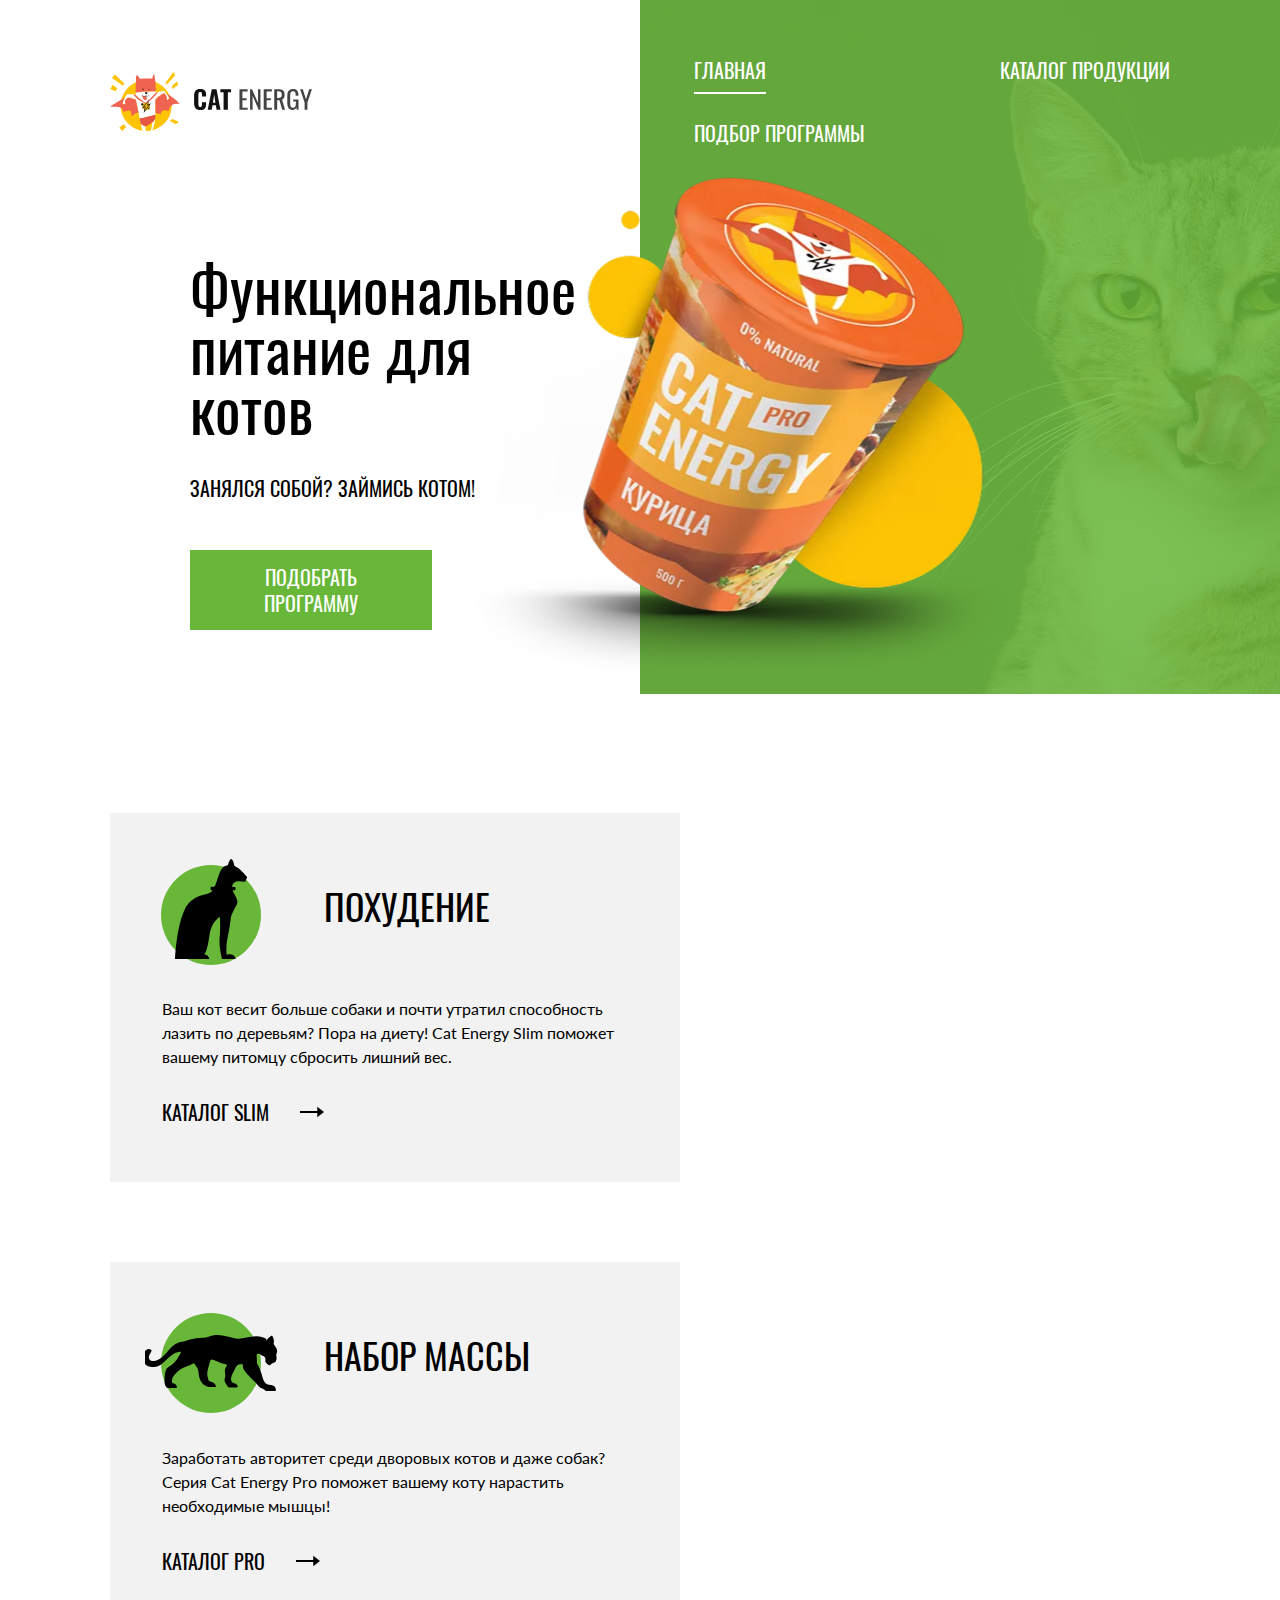
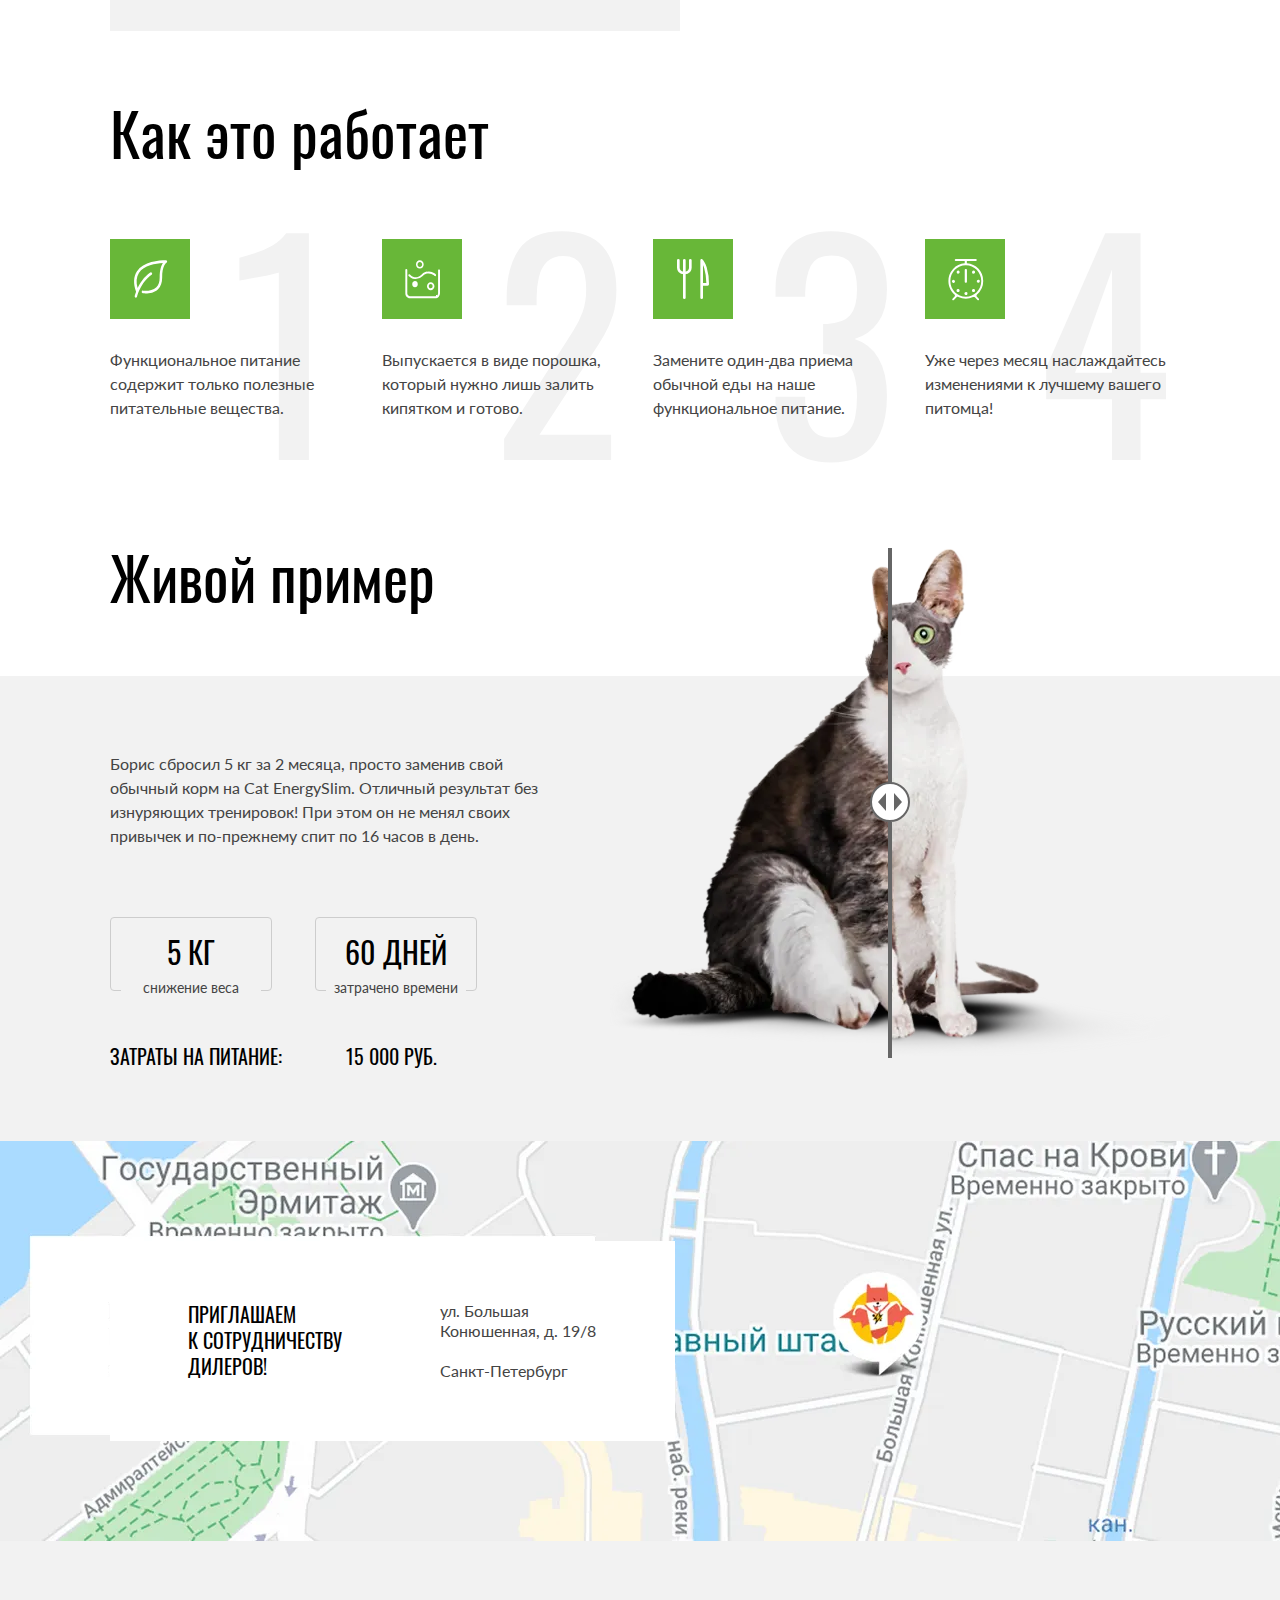
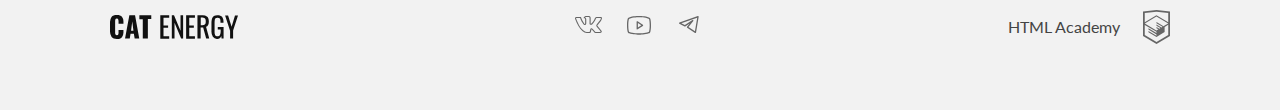
<file: 4/index.html>
<!DOCTYPE html><html class="page" lang="ru"><head><meta charset="UTF-8"><title>Кэт Энэрджи</title><meta name="viewport" content="width=device-width,initial-scale=1"><link rel="icon" href="favicon.ico"><link rel="icon" href="favicons/icon.svg" type="image/svg+xml"><link rel="apple-touch-icon" href="favicons/apple.png"><link rel="manifest" href="manifest.webmanifest"><link rel="preload" as="font" href="fonts/lato/Lato-Regular.woff2" type="font/woff2" crossorigin="anonymous"><link rel="preload" as="font" href="fonts/lato/Lato-Regular.woff" type="font/woff" crossorigin="anonymous"><link rel="preload" as="font" href="fonts/oswald/oswaldregular.woff2" type="font/woff2" crossorigin="anonymous"><link rel="preload" as="font" href="fonts/oswald/oswaldregular.woff" type="font/woff" crossorigin="anonymous"><link rel="stylesheet" href="styles/styles.css"></head><body class="page__body"><div class="page__container"><header class="main-header" data-test="header"><div class="main-header__container"><a class="main-header__logo logo" href="index.html"><picture><source media="(min-width:1220px)" width="70" height="59" type="image/svg+xml" srcset="images/logo-desktop.svg"><source media="(min-width:708px)" width="60" height="50" type="image/svg+xml" srcset="images/logo_pic.svg"><img class="logo__pic" src="images/logo-mobile.svg" alt="Логотип Кэт Энерджи" width="33" height="38"></picture><picture><source media="(min-width:1220px)" width="118" height="21" type="image/svg+xml" srcset="images/logo_text.svg"><source media="(min-width:708px)" width="101" height="18" type="image/svg+xml" srcset="images/logo_text.svg"><img class="logo__text" src="images/logo-mobile-text.svg" alt="Текст логотипа" width="101" height="18"></picture></a><div class="hamburger hamburger--no-js"><span class="visually-hidden">Открыть меню</span> <span></span> <span></span> <span></span></div></div><nav class="main-nav main-nav--no-js"><ul class="main-nav__list site-list"><li class="site-list__item"><a class="site-list__link site-list__link--current" href="index.html">главная</a></li><li class="site-list__item"><a class="site-list__link" href="catalog.html">Каталог продукции</a></li><li class="site-list__item"><a class="site-list__link" href="programs.html">подбор программы</a></li></ul></nav></header><main class="main-container"><section class="main-container__promo promo" data-test="hero"><div class="promo__wrapper"><h1 class="promo__title main-title">Функциональное питание для котов</h1><p class="promo__slogan">Занялся собой? Займись котом!</p><picture><source media="(min-width:1200px)" srcset="images/index-can-desktop@1x.webp, images/index-can-desktop@2x.webp 2x" width="552" height="499" type="image/webp"><source media="(min-width:1200px)" srcset="images/index-can-desktop@1x.png, images/index-can-desktop@2x.png 2x" width="552" height="499" type="image/png"><source media="(min-width:768px)" srcset="images/index-can-tablet@1x.webp, images/index-can-tablet@2x.webp 2x" width="709" height="609" type="image/webp"><source media="(min-width:768px)" srcset="images/index-can-tablet@1x.png, images/index-can-tablet@2x.png 2x" width="709" height="609" type="image/png"><img class="promo__img" width="280" height="270" src="images/index-can-mobile@1x.png" srcset="images/index-can-mobile@2x.png 2x" alt="Картинка с банкой корма"></picture><button class="promo__button button" type="button"><span class="button-text">подобрать программу</span></button></div></section><section class="main-container__category category" data-test="programs"><h2 class="visually-hidden">Категория продуктов</h2><div class="category__wrapper"><ul class="category__list"><li class="category__item category__item--slim"><h3 class="category__title">похудение</h3><p class="category__description basic-description">Ваш кот весит больше собаки и почти утратил способность лазить по деревьям? Пора на диету! Cat Energy Slim поможет вашему питомцу сбросить лишний вес.</p><a class="category__link" href="#">каталог slim</a></li><li class="category__item category__item--gain"><h3 class="category__title">набор массы</h3><p class="category__description basic-description">Заработать авторитет среди дворовых котов и даже собак? Серия Cat Energy Pro поможет вашему коту нарастить необходимые мышцы!</p><a class="category__link" href="#">каталог pro</a></li></ul></div></section><section class="main-container__steps steps" data-test="features"><div class="steps__wrapper"><h2 class="steps__title main-title main-title-additional">Как это работает</h2><ol class="steps__list"><li class="steps__item steps__item--leaf"><p class="steps__description basic-description">Функциональное питание содержит только полезные питательные вещества.</p><span class="steps__number steps__number--first">1</span></li><li class="steps__item steps__item--powder"><p class="steps__description basic-description">Выпускается в виде порошка, который нужно лишь залить кипятком и готово.</p><span class="steps__number">2</span></li><li class="steps__item steps__item--food"><p class="steps__description basic-description">Замените один-два приема обычной еды на наше функциональное питание.</p><span class="steps__number">3</span></li><li class="steps__item steps__item--time"><p class="steps__description basic-description">Уже через месяц наслаждайтесь изменениями к лучшему вашего питомца!</p><span class="steps__number">4</span></li></ol></div></section><section class="main-container__transformation transformation" data-test="proof"><div class="transformation__grade"><div class="transformation__wrapper"><h2 class="transformation__title main-title main-title-additional">Живой пример</h2><p class="transformation__description basic-description">Борис сбросил 5 кг за 2 месяца, просто заменив свой обычный корм на Cat Energy<br class="transformation__description-br">Slim. Отличный результат без изнуряющих тренировок! При этом он не менял своих привычек и по-прежнему спит по 16 часов в день.</p><div class="transformation__block"><div class="transformation__container"><figure class="transformation__info"><span class="transformation__example">5 КГ</span><figcaption class="transformation__result">снижение веса</figcaption></figure><figure class="transformation__info"><span class="transformation__example">60 ДНЕЙ</span><figcaption class="transformation__result">затрачено времени</figcaption></figure></div><div class="transformation__holder"><p class="transformation__text">Затраты на питание:</p><p class="transformation__text transformation__text--end">15 000 РУБ.</p></div></div></div><div class="main-container__slider slider"><div class="slider__wrapper"><ul class="slider__images"><li class="slider__image slider__image--before"><picture><!-- WebP для больших экранов --><source media="(min-width:1200px)" srcset="images/slidercat-before-tablet@1x.webp, images/slidercat-before-tablet@2x.webp 2x" type="image/webp" width="560" height="512"><source media="(min-width:1200px)" srcset="images/slidercat-before-tablet@1x.png, images/slidercat-before-tablet@2x.png 2x" type="image/png" width="560" height="512"><!-- Для меньших экранов --><source media="(min-width:768px)" srcset="images/slidercat-before-tablet@1x.webp, images/slidercat-before-tablet@2x.webp 2x" type="image/webp" width="560" height="512"><source media="(min-width:768px)" srcset="images/slidercat-before-tablet@1x.png, images/slidercat-before-tablet@2x.png 2x" type="image/png" width="560" height="512"><!-- Мобильное по умолчанию --> <img class="slider__before" src="images/slidercat-before-mobile@1x.png" srcset="images/slidercat-before-mobile@2x.png" width="280" height="256" alt="Кот до приема cat Energy"></picture></li><li class="slider__image slider__image--after"><picture><!-- WebP для больших экранов --><source media="(min-width:1200px)" srcset="images/slidercat-after-tablet@1x.webp, images/slidercat-after-tablet@2x.webp 2x" type="image/webp" width="560" height="512"><source media="(min-width:1200px)" srcset="images/slidercat-after-tablet@1x.png, images/slidercat-after-tablet@2x.png 2x" type="image/png" width="560" height="512"><!-- Для меньших экранов --><source media="(min-width:768px)" srcset="images/slidercat-after-tablet@1x.webp, images/slidercat-after-tablet@2x.webp 2x" type="image/webp" width="560" height="512"><source media="(min-width:768px)" srcset="images/slidercat-after-tablet@1x.png, images/slidercat-after-tablet@2x.png 2x" type="image/png" width="560" height="512"><!-- Мобильное --> <img class="slider__after" src="images/slidercat-after-mobile@1x.png" srcset="images/slidercat-after-mobile@2x.png" width="280" height="256" alt="Кот после приема cat Energy"></picture></li></ul><div class="slider__input"><button class="slider__button" type="button"><span class="visually-hidden">Посмотреть изменения</span></button></div></div></div></div></section><section class="main-container__map map" data-test="contacts"><h2 class="visually-hidden">Карта</h2><div class="map__wrapper"><div class="map__address address"><span class="address__text">приглашаем<br>к сотрудничеству дилеров!</span><div class="address__info"><span class="address__description basic-description">ул. Большая Конюшенная, д. 19/8</span> <span class="address__city">Санкт-Петербург</span></div></div><div class="map__field" id="map" style="width:100%;"></div></div></section></main><footer class="main-footer" data-test="footer"><div class="main-footer__wrapper"><a class="main-footer__logo" href="#"><img class="main-footer__logo-icon" src="images/footer-logo.svg" alt="Кэт Энерджи логотип" width="128" height="24"></a><div class="main-footer__social social"><ul class="social__list"><li class="social__item"><a class="social__link" href="#"><span class="visually-hidden">Вконтакте</span> <svg class="social__link-icon" width="27" height="17" viewBox="0 0 27 17" xmlns="http://www.w3.org/2000/svg"><path d="M0 2.33876C0 1.48373 0.515103 1.02268 1.54531 0.955621L5.51515 0.980769C5.78158 0.980769 5.95921 1.10651 6.04802 1.35799C6.45655 2.61538 6.91392 3.70094 7.42014 4.61465C7.92637 5.52835 8.58801 6.58038 9.40507 7.77071C9.47611 7.9216 9.59157 7.99704 9.75143 7.99704C9.87576 7.99704 9.97345 7.93836 10.0445 7.82101L10.1244 7.54438L10.1511 3.19379C10.1511 2.89201 10.0756 2.69083 9.92461 2.59024C9.77363 2.48965 9.49388 2.4142 9.08535 2.36391C8.76563 2.31361 8.60577 2.12919 8.60577 1.81065C8.60577 1.74359 8.61465 1.69329 8.63241 1.65976C9.00542 0.57002 10.0711 0.0251479 11.8296 0.0251479L13.3216 0C13.9966 0 14.5561 0.15927 15.0001 0.477811C15.4442 0.796351 15.6662 1.29931 15.6662 1.98669V7.69527C15.7906 7.77909 15.906 7.82101 16.0126 7.82101C16.279 7.82101 16.5099 7.67012 16.7053 7.36834C18.6592 4.78649 19.716 3.05966 19.8759 2.18787C19.8759 2.1711 19.8936 2.12919 19.9291 2.06213C20.0535 1.81065 20.2577 1.5927 20.5419 1.40828C20.8261 1.22387 21.0748 1.09813 21.288 1.03107C21.359 0.997535 21.4389 0.980769 21.5277 0.980769H25.6574L25.9239 1.00592C26.2791 1.00592 26.5544 1.16519 26.7498 1.48373C26.8209 1.58432 26.8697 1.69329 26.8964 1.81065C26.923 1.92801 26.9408 2.04536 26.9496 2.16272C26.9585 2.28008 26.963 2.34714 26.963 2.36391V2.53994C26.8386 3.22732 26.5233 3.9608 26.0171 4.74038C25.5109 5.51997 24.867 6.36243 24.0855 7.26775C23.304 8.17308 22.8155 8.76825 22.6201 9.05326C22.4603 9.25444 22.3803 9.43886 22.3803 9.60651C22.3803 9.74063 22.4514 9.89152 22.5935 10.0592L26.4834 14.6864C26.6965 14.9546 26.8031 15.248 26.8031 15.5666C26.8031 15.9522 26.6432 16.2707 26.3235 16.5222C26.0038 16.7737 25.6219 16.9162 25.1779 16.9497L24.7249 16.9749H20.6752C20.6574 16.9749 20.6219 16.979 20.5686 16.9874C20.5153 16.9958 20.4798 17 20.462 17C20.0712 17 19.7071 16.8407 19.3696 16.5222C19.2453 16.3881 18.4105 15.3989 16.8652 13.5547C16.7764 13.4374 16.652 13.3284 16.4922 13.2278C16.4211 13.4961 16.3279 13.8817 16.2124 14.3846C16.097 14.8876 16.0126 15.248 15.9593 15.466L15.8794 15.8935C15.7018 16.4803 15.3287 16.8323 14.7604 16.9497L14.3874 16.9749H11.7763C10.3021 16.9749 8.83224 16.3378 7.36686 15.0636C5.90148 13.7894 4.58264 12.1423 3.41034 10.122C2.23803 8.10182 1.14566 5.75049 0.133216 3.06805C0.0444054 2.8501 0 2.607 0 2.33876ZM16.0126 8.85207C15.6396 8.85207 15.3021 8.75567 15.0001 8.56287C14.6982 8.37007 14.5472 8.10602 14.5472 7.77071V1.98669C14.5472 1.65138 14.4584 1.41248 14.2808 1.26997C14.1032 1.12747 13.7923 1.05621 13.3483 1.05621L11.8296 1.10651C11.0658 1.10651 10.4886 1.23225 10.0978 1.48373C10.8793 1.8358 11.2701 2.40582 11.2701 3.19379V7.61982C11.2346 8.03895 11.0569 8.38683 10.7372 8.66346C10.4175 8.94009 10.0623 9.0784 9.6715 9.0784C9.13863 9.0784 8.7301 8.83531 8.44591 8.34911C7.06046 6.37081 6.03025 4.4931 5.35529 2.71598L5.1155 2.06213L1.57195 2.03698C1.34104 2.03698 1.21227 2.04956 1.18562 2.0747C1.15898 2.09985 1.14566 2.1711 1.14566 2.28846C1.14566 2.43935 1.16342 2.59862 1.19895 2.76627L1.75845 4.17456C3.25048 7.81262 4.87127 10.6795 6.62085 12.7751C8.37042 14.8708 10.0889 15.9186 11.7763 15.9186H14.4406C14.5472 15.9186 14.6271 15.8893 14.6804 15.8306C14.7337 15.7719 14.7781 15.6588 14.8136 15.4911L14.8669 15.2396L15.3732 13.0266C15.5152 12.7249 15.6396 12.5237 15.7462 12.4231C15.9415 12.2387 16.1725 12.1465 16.4389 12.1465C16.8652 12.1465 17.3003 12.3895 17.7444 12.8757L20.0091 15.5917C20.1512 15.8097 20.3022 15.9186 20.462 15.9186H24.8581C25.391 15.9186 25.6574 15.7929 25.6574 15.5414C25.6574 15.4576 25.6308 15.3738 25.5775 15.2899L21.7142 10.7382C21.4123 10.3861 21.2613 10.0089 21.2613 9.60651C21.2613 9.20414 21.4034 8.81854 21.6876 8.4497C21.9185 8.1144 22.367 7.55695 23.0331 6.77737C23.6992 5.99778 24.2809 5.26849 24.7782 4.5895C25.2756 3.9105 25.6042 3.29438 25.764 2.74112L25.8439 2.4142C25.8262 2.38067 25.8173 2.32618 25.8173 2.25074C25.8173 2.1753 25.8084 2.11243 25.7907 2.06213H21.6077C21.3412 2.16272 21.1281 2.31361 20.9682 2.51479L20.8084 2.9926C20.3643 4.14941 19.2009 5.93491 17.3181 8.34911C16.9451 8.68442 16.5099 8.85207 16.0126 8.85207Z"/></svg></a></li><li class="social__item"><a class="social__link" href="#"><span class="visually-hidden">Ютуб</span> <svg class="social__link-icon" width="24" height="19" viewBox="0 0 24 19" xmlns="http://www.w3.org/2000/svg"><path d="M15.8509 8.79275L10.6145 5.30184C10.5159 5.23691 10.4016 5.19985 10.2837 5.19459C10.1657 5.18934 10.0486 5.21608 9.94459 5.27198C9.84061 5.32789 9.75368 5.41087 9.69302 5.51215C9.63236 5.61343 9.60022 5.72924 9.6 5.84729V12.8291C9.60013 12.9481 9.6327 13.0648 9.69421 13.1667C9.75572 13.2686 9.84384 13.3518 9.94909 13.4073C10.0524 13.4631 10.1691 13.4895 10.2864 13.4837C10.4037 13.478 10.5172 13.4402 10.6145 13.3746L15.8509 9.88366C15.9409 9.82395 16.0148 9.7429 16.0658 9.64772C16.1169 9.55255 16.1436 9.44621 16.1436 9.3382C16.1436 9.23019 16.1169 9.12385 16.0658 9.02868C16.0148 8.93351 15.9409 8.85245 15.8509 8.79275ZM10.9091 11.6073V7.06911L14.3127 9.3382L10.9091 11.6073ZM23.3891 3.04366C23.2942 2.67547 23.1131 2.33511 22.8609 2.05061C22.6086 1.76611 22.2924 1.54561 21.9382 1.40729C18.2182 -0.0217993 12.2509 1.91553e-05 12 1.91553e-05C11.7491 1.91553e-05 5.78182 -0.0217993 2.06182 1.40729C1.70764 1.54561 1.3914 1.76611 1.13914 2.05061C0.886889 2.33511 0.705838 2.67547 0.610909 3.04366C0.327273 4.11275 0 6.07638 0 9.3382C0 12.6 0.327273 14.5637 0.610909 15.6327C0.705838 16.0009 0.886889 16.3413 1.13914 16.6258C1.3914 16.9103 1.70764 17.1308 2.06182 17.2691C5.78182 18.6982 11.7491 18.6764 12 18.6764H12.0764C12.8291 18.6764 18.3927 18.6327 21.9382 17.2691C22.2924 17.1308 22.6086 16.9103 22.8609 16.6258C23.1131 16.3413 23.2942 16.0009 23.3891 15.6327C23.6727 14.5637 24 12.6 24 9.3382C24 6.07638 23.6727 4.11275 23.3891 3.04366ZM22.1236 15.3055C22.0807 15.472 21.999 15.6259 21.8853 15.7548C21.7715 15.8838 21.6289 15.984 21.4691 16.0473C17.9782 17.3891 12.0655 17.3673 12 17.3673C11.9345 17.3673 6.02182 17.3891 2.53091 16.0473C2.37107 15.984 2.22846 15.8838 2.11471 15.7548C2.00096 15.6259 1.91929 15.472 1.87636 15.3055C1.61455 14.3018 1.30909 12.4582 1.30909 9.3382C1.30909 6.2182 1.61455 4.37457 1.87636 3.37093C1.91929 3.20445 2.00096 3.05047 2.11471 2.92156C2.22846 2.79264 2.37107 2.69243 2.53091 2.62911C6.02182 1.28729 11.9345 1.30911 12 1.30911C12.0655 1.30911 17.9782 1.28729 21.4691 2.62911C21.6289 2.69243 21.7715 2.79264 21.8853 2.92156C21.999 3.05047 22.0807 3.20445 22.1236 3.37093C22.3855 4.37457 22.6909 6.2182 22.6909 9.3382C22.6909 12.4582 22.3855 14.3018 22.1236 15.3055Z"/></svg></a></li><li class="social__item"><a class="social__link" href="#"><span class="visually-hidden">Телеграмм</span> <svg class="social__link-icon" width="20" height="18" viewBox="0 0 20 18" xmlns="http://www.w3.org/2000/svg"><path fill-rule="evenodd" clip-rule="evenodd" d="M19.4608 0.152905C19.6393 0.302216 19.7255 0.534898 19.6872 0.764481L17.0611 16.5214C17.0244 16.7411 16.8789 16.9273 16.6745 17.0159C16.47 17.1045 16.2346 17.0833 16.0493 16.9597L8.17082 11.7074C8.01771 11.6054 7.91447 11.4437 7.88624 11.2619C7.858 11.08 7.90738 10.8947 8.02233 10.751L10.633 7.48773L6.27303 10.3944C6.077 10.525 5.82597 10.5407 5.61524 10.4353L0.362931 7.80915C0.127693 7.69153 -0.0146529 7.44488 0.00119976 7.18235C0.0170525 6.91983 0.188044 6.6921 0.435726 6.60364L18.8188 0.0382579C19.038 -0.0400244 19.2822 0.00359465 19.4608 0.152905ZM2.32626 7.32275L5.86168 9.09046L13.4231 4.0495C13.6925 3.86994 14.0525 3.91349 14.2712 4.1521C14.49 4.3907 14.5022 4.75314 14.3 5.00591L9.49502 11.0121L15.9328 15.3039L18.2083 1.65058L2.32626 7.32275Z"/></svg></a></li></ul></div><div class="main-footer__author author"><a class="author__link" href="https://htmlacademy.ru/intensive/adaptive"><span class="author__link-text">HTML Academy</span> <svg class="author__link-img" width="27" height="34" viewBox="0 0 27 34" xmlns="http://www.w3.org/2000/svg"><path d="M13.6426 0.0157537L13.5 0L0 1.40733V26.0129L13.5 34L27 26.0129V1.40733L13.6426 0.0157537ZM25.2344 25.0151L13.5 31.9573L1.76561 25.0151V14.9293L13.4507 21.8451L13.4701 23.0984L5.45351 18.3548L5.44295 19.5801L13.4894 24.3885L13.5088 25.675L5.46408 20.9174L5.45351 22.1427L13.5 26.9511L21.6239 22.1182V20.8929V16.909L25.2432 14.7595L25.2344 25.0151ZM25.2344 13.4519L22.0147 15.3319L20.5325 16.2071L13.4666 12.0201L13.456 13.2454L19.4957 16.818L19.4429 16.8495L19.3126 16.9247L18.4536 17.4166L13.4666 14.4689L13.456 15.6942L17.3921 18.0222L16.4591 18.6314L16.438 18.6436L13.4666 16.902L13.456 18.1273L15.4029 19.2615L13.4155 20.4483L1.7973 13.5762L13.4349 6.61831L25.2344 13.4519ZM25.2344 12.2266L13.4401 5.31075L1.76561 12.2196V2.9897L13.5 1.76442L25.2344 2.9897V12.2266Z"/></svg></a></div></div></footer></div><script src="https://api-maps.yandex.ru/2.1/?apikey=b741650d-aeca-472d-a761-ce8550b60bb1&lang=ru_RU" defer="defer"></script><script src="scripts/index.js" defer="defer"></script></body></html>
</file>
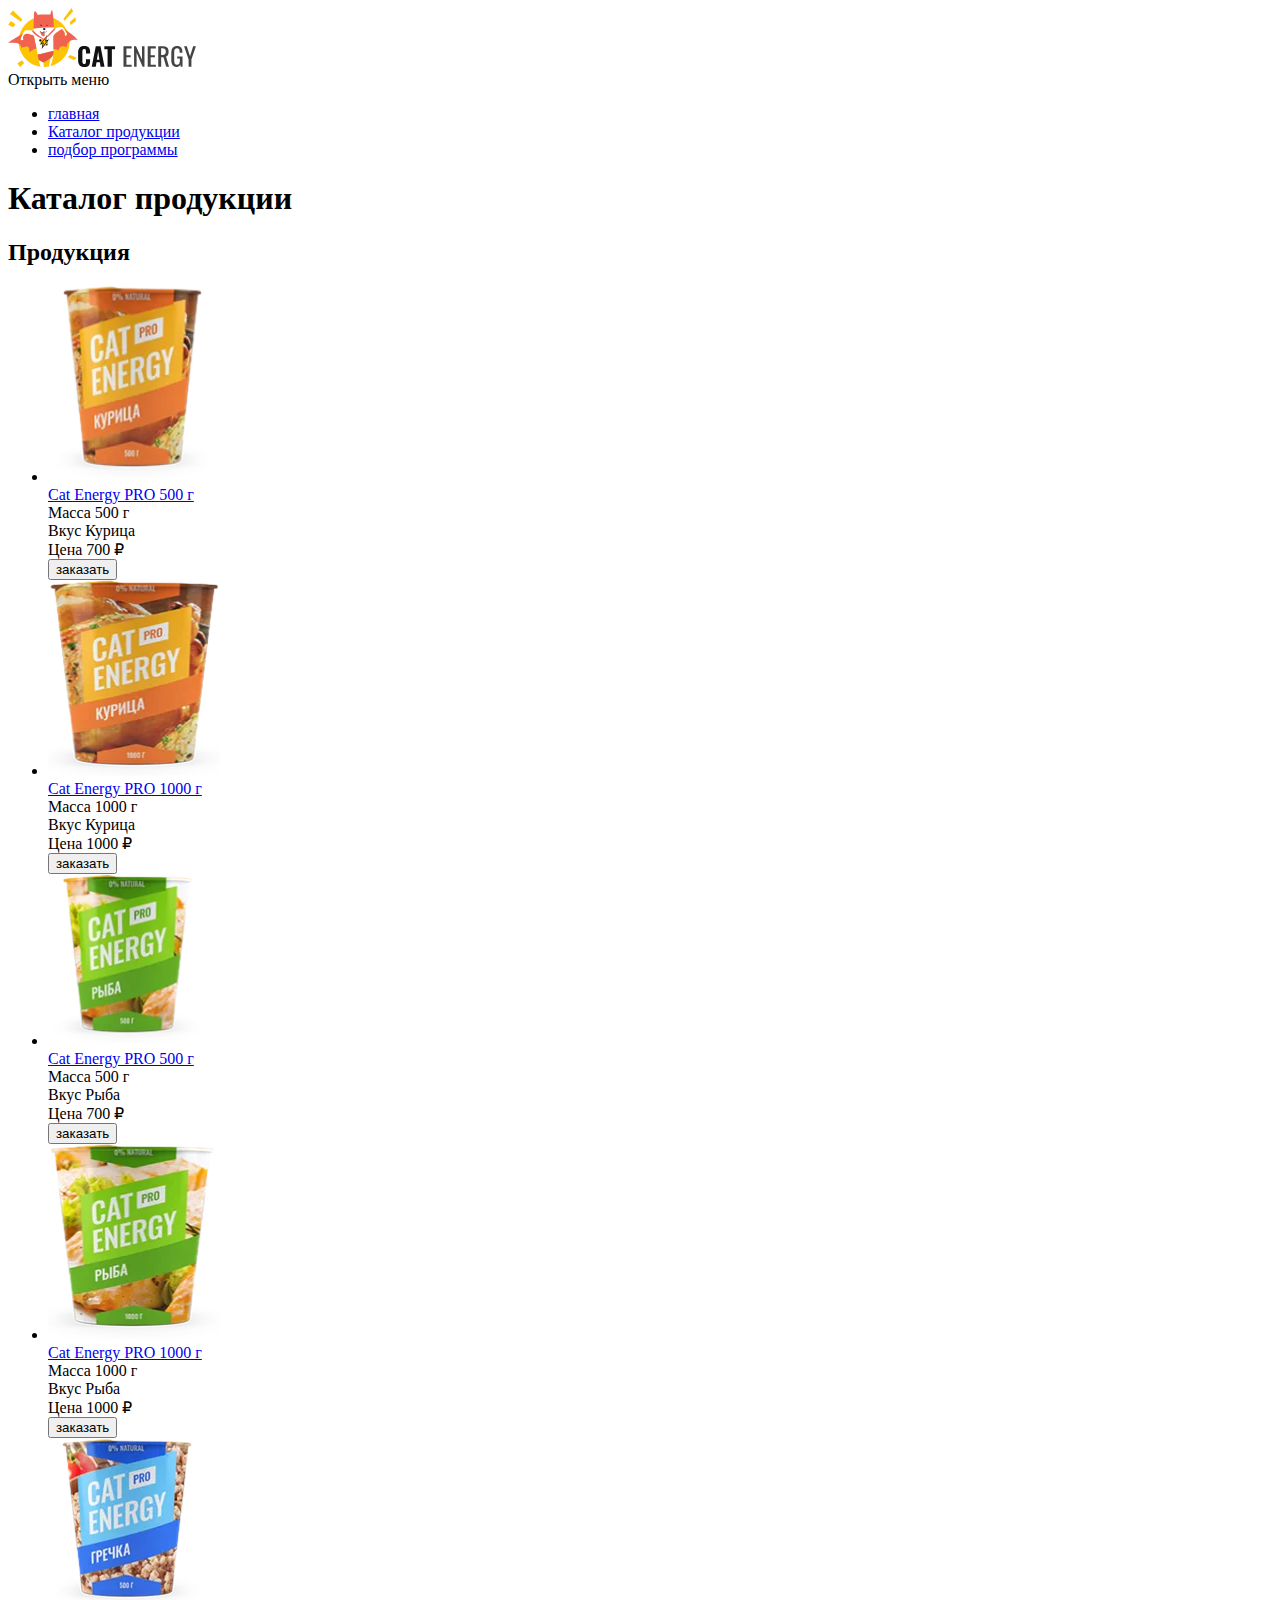
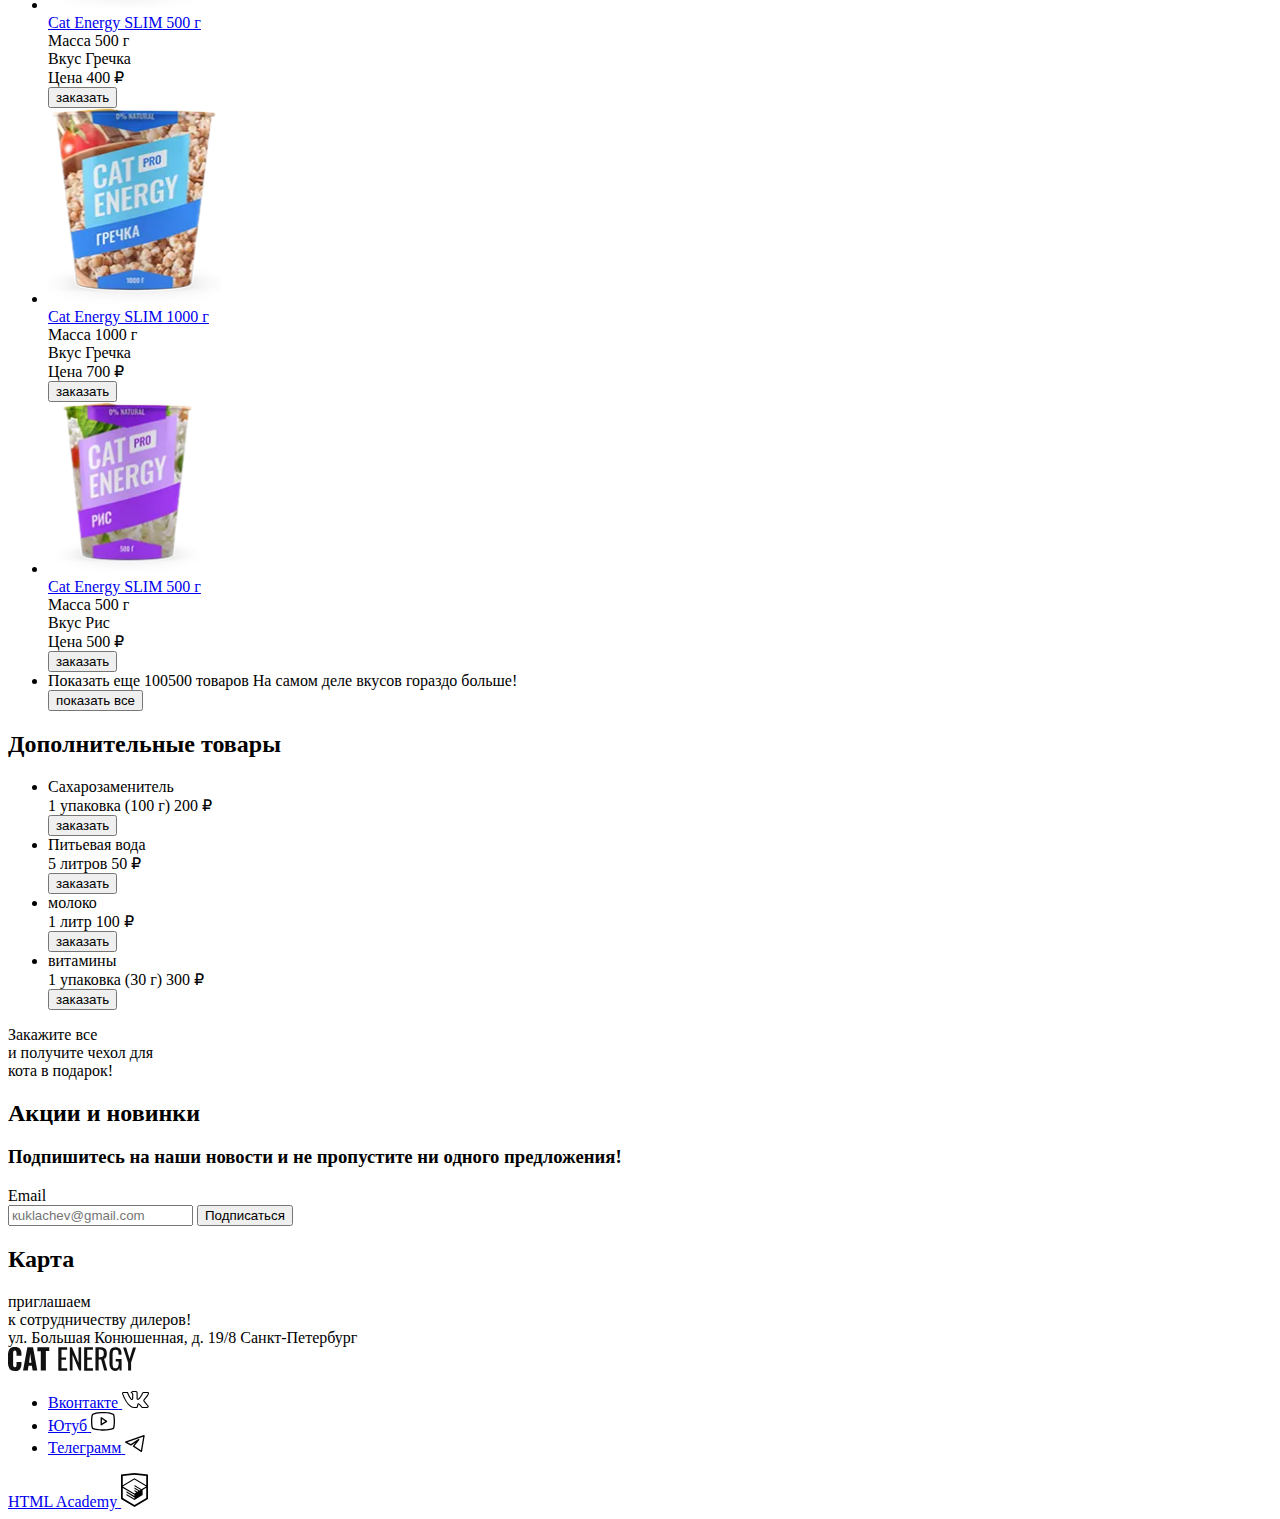
<file: catalog.html>
<!DOCTYPE html><html class="page" lang="ru"><head><meta charset="UTF-8"><meta name="viewport" content="width=device-width,initial-scale=1"><title>Кэт Энерджи</title><link rel="icon" href="favicon.ico"><link rel="icon" href="favicons/icon.svg" type="image/svg+xml"><link rel="apple-touch-icon" href="favicons/apple.png"><link rel="manifest" href="manifest.webmanifest"><link rel="stylesheet" href="styles/styles.css"></head><body class="page__body"><div class="page__container"><header class="main-header" data-test="header"><div class="main-header__container"><a class="main-header__logo logo" href="index.html"><picture><source media="(min-width:1220px)" width="70" height="59" type="image/svg+xml" srcset="images/logo-desktop.svg"><source media="(min-width:708px)" width="60" height="50" type="image/svg+xml" srcset="images/logo_pic.svg"><img class="logo__pic" src="images/logo-mobile.svg" alt="Логотип Кэт Энерджи" width="33" height="38"></picture><picture><source media="(min-width:1220px)" width="118" height="21" type="image/svg+xml" srcset="images/logo_text.svg"><source media="(min-width:708px)" width="101" height="18" type="image/svg+xml" srcset="images/logo_text.svg"><img class="logo__text" src="images/logo-mobile-text.svg" alt="Текст логотипа" width="101" height="18"></picture></a><div class="hamburger hamburger--no-js"><span class="visually-hidden">Открыть меню</span> <span></span> <span></span> <span></span></div></div><nav class="main-nav main-nav--no-js"><ul class="main-nav__list site-list"><li class="site-list__item"><a class="site-list__link site-list__link--catalog" href="index.html">главная</a></li><li class="site-list__item"><a class="site-list__link site-list__link--catalog site-list__link--current" href="catalog.html">Каталог продукции</a></li><li class="site-list__item"><a class="site-list__link site-list__link--catalog" href="programs.html">подбор программы</a></li></ul></nav></header><main class="main-container"><div class="main-container__wrapper"><h1 class="main-container__title main-title">Каталог продукции</h1></div><section class="main-container__catalog-cards catalog-cards" data-test="catalog"><h2 class="visually-hidden">Продукция</h2><div class="catalog-cards__wrapper"><ul class="catalog-cards__list catalog-list"><li class="catalog-list__item"><a href="#"><picture><!-- Для десктопов (минимум 1220px) --><source media="(min-width:1220px)" srcset="images/card-chicken-500-desktop@1x.webp, images/card-chicken-500-desktop@2x.webp 2x" type="image/webp" width="172" height="196"><source media="(min-width:1220px)" srcset="images/card-chicken-500-desktop@1x.png, images/card-chicken-500-desktop@2x.png 2x" type="image/png" width="172" height="196"><!-- Для планшетов (от 768px до 1219px) --><source media="(min-width:768px)" srcset="images/card-chicken-500-tablet@1x.webp, images/card-chicken-500-tablet@2x.webp 2x" type="image/webp" width="168" height="206"><source media="(min-width:768px)" srcset="images/card-chicken-500-tablet@1x.png, images/card-chicken-500-tablet@2x.png 2x" type="image/png" width="168" height="206"><!-- Для мобильных --> <img class="catalog-list__img" src="images/card-chicken-500-mobile@1x.png" srcset="images/card-chicken-500-mobile@2x.png" width="84" height="100" alt="Банка с курицей 500 грамм"></picture></a><div class="catalog-list__container"><a class="catalog-list__title" href="#">Cat Energy PRO 500 г</a><div class="catalog-list__block"><span class="catalog-list__netto basic-description basic-description--small">Масса</span> <span class="catalog-list__netto basic-description basic-description--small">500 г</span></div><div class="catalog-list__block"><span class="catalog-list__netto basic-description basic-description--small">Вкус</span> <span class="catalog-list__netto basic-description basic-description--small">Курица</span></div><div class="catalog-list__block"><span class="catalog-list__netto basic-description basic-description--small">Цена</span> <span class="catalog-list__netto basic-description basic-description--small">700 ₽</span></div></div><button class="catalog-list__button button" type="button"><span class="button-text">заказать</span></button></li><li class="catalog-list__item"><a href="#"><picture><source media="(min-width:1220px)" srcset="images/card-chicken-1000-desktop@1x.webp, images/card-chicken-1000-desktop@2x.webp 2x" type="image/webp" width="172" height="196"><source media="(min-width:1220px)" srcset="images/card-chicken-1000-desktop@1x.png, images/card-chicken-1000-desktop@2x.png 2x" type="image/png" width="172" height="196"><source media="(min-width:708px)" srcset="images/card-chicken-1000-tablet@1x.webp, images/card-chicken-1000-tablet@2x.webp 2x" type="image/webp" width="168" height="206"><source media="(min-width:708px)" srcset="images/card-chicken-1000-tablet@1x.png, images/card-chicken-1000-tablet@2x.png 2x" type="image/png" width="168" height="206"><img class="catalog-list__img catalog-list__img--1000" src="images/card-chicken-1000-mobile@1x.png" srcset="images/card-chicken-1000-mobile@2x.png" width="84" height="100" alt="Банка с курицей 1000 грамм"></picture></a><div class="catalog-list__container"><a class="catalog-list__title" href="#">Cat Energy PRO 1000 г</a><div class="catalog-list__block"><span class="catalog-list__netto basic-description basic-description--small">Масса</span> <span class="catalog-list__netto basic-description basic-description--small">1000 г</span></div><div class="catalog-list__block"><span class="catalog-list__netto basic-description basic-description--small">Вкус</span> <span class="catalog-list__netto basic-description basic-description--small">Курица</span></div><div class="catalog-list__block"><span class="catalog-list__netto basic-description basic-description--small">Цена</span> <span class="catalog-list__netto basic-description basic-description--small">1000 ₽</span></div></div><button class="catalog-list__button button" type="button"><span class="button-text">заказать</span></button></li><li class="catalog-list__item"><a href="#"><picture><source media="(min-width:1220px)" width="161" height="172" type="image/webp" srcset="images/card-fish-500-desktop@1x.webp, images/card-fish-500-desktop@2x.webp 2x"><source media="(min-width:1220px)" width="161" height="172" type="image/png" srcset="images/card-fish-500-desktop@1x.png, images/card-fish-500-desktop@2x.png 2x"><source media="(min-width:708px)" width="161" height="172" type="image/webp" srcset="images/card-fish-500-tablet@1x.webp, images/card-fish-500-tablet@2x.webp 2x"><source media="(min-width:708px)" width="161" height="172" type="image/png" srcset="images/card-fish-500-tablet@1x.png, images/card-fish-500-tablet@2x.png 2x"><img class="catalog-list__img" src="images/card-fish-500-mobile@1x.png" srcset="images/card-fish-500-mobile@2x.png 2x" alt="Банка с рыбой 500 грамм" width="68" height="86"></picture></a><div class="catalog-list__container"><a class="catalog-list__title" href="#">Cat Energy PRO 500 г</a><div class="catalog-list__block"><span class="catalog-list__netto basic-description basic-description--small">Масса</span> <span class="catalog-list__netto basic-description basic-description--small">500 г</span></div><div class="catalog-list__block"><span class="catalog-list__netto basic-description basic-description--small">Вкус</span> <span class="catalog-list__netto basic-description basic-description--small">Рыба</span></div><div class="catalog-list__block"><span class="catalog-list__netto basic-description basic-description--small">Цена</span> <span class="catalog-list__netto basic-description basic-description--small">700 ₽</span></div></div><button class="catalog-list__button button" type="button"><span class="button-text">заказать</span></button></li><li class="catalog-list__item"><a href="#"><picture><source media="(min-width:1220px)" width="172" height="196" type="image/webp" srcset="images/card-fish-1000-desktop@1x.webp, images/card-fish-1000-desktop@2x.webp 2x"><source media="(min-width:1220px)" width="172" height="196" type="image/png" srcset="images/card-fish-1000-desktop@1x.png, images/card-fish-1000-desktop@2x.png 2x"><source media="(min-width:708px)" width="168" height="206" type="image/webp" srcset="images/card-fish-1000-tablet@1x.webp, images/card-fish-1000-tablet@2x.webp 2x"><source media="(min-width:708px)" width="168" height="206" type="image/png" srcset="images/card-fish-1000-tablet@1x.png, images/card-fish-1000-tablet@2x.png 2x"><img class="catalog-list__img catalog-list__img--1000" src="images/card-fish-1000-mobile@1x.png" srcset="images/card-fish-1000-mobile@2x.png 2x" alt="Банка с рыбой 1000 грамм" width="84" height="100"></picture></a><div class="catalog-list__container"><a class="catalog-list__title" href="#">Cat Energy PRO 1000 г</a><div class="catalog-list__block"><span class="catalog-list__netto basic-description basic-description--small">Масса</span> <span class="catalog-list__netto basic-description basic-description--small">1000 г</span></div><div class="catalog-list__block"><span class="catalog-list__netto basic-description basic-description--small">Вкус</span> <span class="catalog-list__netto basic-description basic-description--small">Рыба</span></div><div class="catalog-list__block"><span class="catalog-list__netto basic-description basic-description--small">Цена</span> <span class="catalog-list__netto basic-description basic-description--small">1000 ₽</span></div></div><button class="catalog-list__button button" type="button"><span class="button-text">заказать</span></button></li><li class="catalog-list__item"><a href="#"><picture><source media="(min-width:1200px)" width="161" height="172" type="image/webp" srcset="images/card-buckwheat-500-desktop@1x.webp, images/card-buckwheat-500-desktop@2x.webp 2x"><source media="(min-width:1200px)" width="161" height="172" type="image/png" srcset="images/card-buckwheat-500-desktop@1x.png, images/card-buckwheat-500-desktop@2x.png 2x"><source media="(min-width:708px)" width="161" height="172" type="image/webp" srcset="images/card-buckwheat-500-tablet@1x.webp, images/card-buckwheat-500-tablet@2x.webp 2x"><source media="(min-width:708px)" width="161" height="172" type="image/png" srcset="images/card-buckwheat-500-tablet@1x.png, images/card-buckwheat-500-tablet@2x.png 2x"><img class="catalog-list__img" src="images/card-buckwheat-500-mobile@1x.png" srcset="images/card-buckwheat-500-mobile@2x.png 2x" alt="Банка с гречкой 500 грамм" width="68" height="86"></picture></a><div class="catalog-list__container"><a class="catalog-list__title" href="#">Cat Energy SLIM 500 г</a><div class="catalog-list__block"><span class="catalog-list__netto basic-description basic-description--small">Масса</span> <span class="catalog-list__netto basic-description basic-description--small">500 г</span></div><div class="catalog-list__block"><span class="catalog-list__netto basic-description basic-description--small">Вкус</span> <span class="catalog-list__netto basic-description basic-description--small">Гречка</span></div><div class="catalog-list__block"><span class="catalog-list__netto basic-description basic-description--small">Цена</span> <span class="catalog-list__netto basic-description basic-description--small">400 ₽</span></div></div><button class="catalog-list__button button" type="button"><span class="button-text">заказать</span></button></li><li class="catalog-list__item"><a href="#"><picture><source media="(min-width:1220px)" width="172" height="196" type="image/webp" srcset="images/card-buckwheat-1000-desktop@1x.webp, images/card-buckwheat-1000-desktop@2x.webp 2x"><source media="(min-width:1220px)" width="172" height="196" type="image/png" srcset="images/card-buckwheat-1000-desktop@1x.png, images/card-buckwheat-1000-desktop@2x.png 2x"><source media="(min-width:708px)" width="168" height="206" type="image/webp" srcset="images/card-buckwheat-1000-tablet@1x.webp, images/card-buckwheat-1000-tablet@2x.webp 2x"><source media="(min-width:708px)" width="168" height="206" type="image/png" srcset="images/card-buckwheat-1000-tablet@1x.png, images/card-buckwheat-1000-tablet@2x.png 2x"><img class="catalog-list__img catalog-list__img--1000" src="images/card-buckwheat-1000-mobile@1x.png" srcset="images/card-buckwheat-1000-mobile@2x.png 2x" alt="Банка с гречкой 1000 грамм" width="84" height="100"></picture></a><div class="catalog-list__container"><a class="catalog-list__title" href="#">Cat Energy SLIM 1000 г</a><div class="catalog-list__block"><span class="catalog-list__netto basic-description basic-description--small">Масса</span> <span class="catalog-list__netto basic-description basic-description--small">1000 г</span></div><div class="catalog-list__block"><span class="catalog-list__netto basic-description basic-description--small">Вкус</span> <span class="catalog-list__netto basic-description basic-description--small">Гречка</span></div><div class="catalog-list__block"><span class="catalog-list__netto basic-description basic-description--small">Цена</span> <span class="catalog-list__netto basic-description basic-description--small">700 ₽</span></div></div><button class="catalog-list__button button" type="button"><span class="button-text">заказать</span></button></li><li class="catalog-list__item"><a href="#"><picture><source media="(min-width:1220px)" width="161" height="172" type="image/webp" srcset="images/card-rise-500-desktop@1x.webp, images/card-rise-500-desktop@2x.webp 2x"><source media="(min-width:1220px)" width="161" height="172" type="image/png" srcset="images/card-rise-500-desktop@1x.png, images/card-rise-500-desktop@2x.png 2x"><source media="(min-width:708px)" width="161" height="172" type="image/webp" srcset="images/card-rise-500-tablet@1x.webp, images/card-rise-500-tablet@2x.webp 2x"><source media="(min-width:708px)" width="161" height="172" type="image/png" srcset="images/card-rise-500-tablet@1x.png, images/card-rise-500-tablet@2x.png 2x"><img class="catalog-list__img" src="images/card-rise-500-mobile@1x.png" srcset="images/card-rise-500-mobile@2x.png 2x" alt="Банка с рисом 500 грамм" width="68" height="86"></picture></a><div class="catalog-list__container"><a class="catalog-list__title" href="#">Cat Energy SLIM 500 г</a><div class="catalog-list__block"><span class="catalog-list__netto basic-description basic-description--small">Масса</span> <span class="catalog-list__netto basic-description basic-description--small">500 г</span></div><div class="catalog-list__block"><span class="catalog-list__netto basic-description basic-description--small">Вкус</span> <span class="catalog-list__netto basic-description basic-description--small">Рис</span></div><div class="catalog-list__block"><span class="catalog-list__netto basic-description basic-description--small">Цена</span> <span class="catalog-list__netto basic-description basic-description--small">500 ₽</span></div></div><button class="catalog-list__button button" type="button"><span class="button-text">заказать</span></button></li><li class="catalog-list__item catalog-list__item--more"><div class="catalog-list__block catalog-list__block--more"><span class="catalog-list__title catalog-list__title--more main-title main-title--small">Показать еще 100500 товаров</span> <span class="catalog-list__description basic-description basic-description--small">На самом деле вкусов гораздо больше!</span></div><button class="catalog-list__button button catalog-list__button--more" type="button">показать все</button></li></ul></div></section><section class="main-container__additional additional" data-test="additional"><div class="additional__wrapper"><h2 class="additional__title">Дополнительные товары</h2><div class="additional__container"><div class="additional__block"><ul class="additional__list additional-list"><li class="additional-list__item"><span class="additional-list__title">Сахарозаменитель</span><div class="additional-list__container"><span class="additional-list__netto basic-description">1 упаковка (100 г)</span> <span class="additional-list__netto basic-description">200 ₽</span></div><button class="additional-list__button button" type="button"><span class="button-text">заказать</span></button></li><li class="additional-list__item"><span class="additional-list__title">Питьевая вода</span><div class="additional-list__container"><span class="additional-list__netto basic-description">5 литров</span> <span class="additional-list__netto basic-description">50 ₽</span></div><button class="additional-list__button button" type="button"><span class="button-text">заказать</span></button></li><li class="additional-list__item"><span class="additional-list__title">молоко</span><div class="additional-list__container"><span class="additional-list__netto basic-description">1 литр</span> <span class="additional-list__netto basic-description">100 ₽</span></div><button class="additional-list__button button" type="button"><span class="button-text">заказать</span></button></li><li class="additional-list__item"><span class="additional-list__title">витамины</span><div class="additional-list__container"><span class="additional-list__netto basic-description">1 упаковка (30 г)</span> <span class="additional-list__netto basic-description">300 ₽</span></div><button class="additional-list__button button" type="button"><span class="button-text">заказать</span></button></li></ul></div><div class="additional__gift"><div class="additional__gift-description">Закажите все<br>и получите чехол для<br>кота в подарок!</div></div></div></div></section><section class="main-container__action action"><div class="action__wrapper"><h2 class="action__title">Акции и новинки</h2><form class="form" action="#"><h3 class="form__title">Подпишитесь на наши новости и не пропустите ни одного предложения!</h3><label class="visually-hidden" for="form-input">Email</label><div class="form__container"><input class="form__input" id="form-input" type="email" name="email" placeholder="кuklachev@gmail.com" required> <button class="form__button button" type="submit"><span class="button-text">Подписаться</span></button></div></form></div></section><section class="main-container__map map" data-test="contacts"><h2 class="visually-hidden">Карта</h2><div class="map__wrapper"><div class="map__address address address--gray"><span class="address__text">приглашаем<br>к сотрудничеству дилеров!</span><div class="address__info"><span class="address__description basic-description">ул. Большая Конюшенная, д. 19/8</span> <span class="address__city">Санкт-Петербург</span></div></div><div class="map__field" id="map" style="width:100%;"></div></div></section></main><footer class="main-footer" data-test="footer"><div class="main-footer__wrapper"><a class="main-footer__logo" href="#"><img class="main-footer__logo-icon" src="images/footer-logo.svg" alt="Кэт Энерджи логотип" width="128" height="24"></a><div class="main-footer__social social"><ul class="social__list"><li class="social__item"><a class="social__link" href="#"><span class="visually-hidden">Вконтакте</span> <svg class="social__link-icon" width="27" height="17" viewBox="0 0 27 17" xmlns="http://www.w3.org/2000/svg"><path d="M0 2.33876C0 1.48373 0.515103 1.02268 1.54531 0.955621L5.51515 0.980769C5.78158 0.980769 5.95921 1.10651 6.04802 1.35799C6.45655 2.61538 6.91392 3.70094 7.42014 4.61465C7.92637 5.52835 8.58801 6.58038 9.40507 7.77071C9.47611 7.9216 9.59157 7.99704 9.75143 7.99704C9.87576 7.99704 9.97345 7.93836 10.0445 7.82101L10.1244 7.54438L10.1511 3.19379C10.1511 2.89201 10.0756 2.69083 9.92461 2.59024C9.77363 2.48965 9.49388 2.4142 9.08535 2.36391C8.76563 2.31361 8.60577 2.12919 8.60577 1.81065C8.60577 1.74359 8.61465 1.69329 8.63241 1.65976C9.00542 0.57002 10.0711 0.0251479 11.8296 0.0251479L13.3216 0C13.9966 0 14.5561 0.15927 15.0001 0.477811C15.4442 0.796351 15.6662 1.29931 15.6662 1.98669V7.69527C15.7906 7.77909 15.906 7.82101 16.0126 7.82101C16.279 7.82101 16.5099 7.67012 16.7053 7.36834C18.6592 4.78649 19.716 3.05966 19.8759 2.18787C19.8759 2.1711 19.8936 2.12919 19.9291 2.06213C20.0535 1.81065 20.2577 1.5927 20.5419 1.40828C20.8261 1.22387 21.0748 1.09813 21.288 1.03107C21.359 0.997535 21.4389 0.980769 21.5277 0.980769H25.6574L25.9239 1.00592C26.2791 1.00592 26.5544 1.16519 26.7498 1.48373C26.8209 1.58432 26.8697 1.69329 26.8964 1.81065C26.923 1.92801 26.9408 2.04536 26.9496 2.16272C26.9585 2.28008 26.963 2.34714 26.963 2.36391V2.53994C26.8386 3.22732 26.5233 3.9608 26.0171 4.74038C25.5109 5.51997 24.867 6.36243 24.0855 7.26775C23.304 8.17308 22.8155 8.76825 22.6201 9.05326C22.4603 9.25444 22.3803 9.43886 22.3803 9.60651C22.3803 9.74063 22.4514 9.89152 22.5935 10.0592L26.4834 14.6864C26.6965 14.9546 26.8031 15.248 26.8031 15.5666C26.8031 15.9522 26.6432 16.2707 26.3235 16.5222C26.0038 16.7737 25.6219 16.9162 25.1779 16.9497L24.7249 16.9749H20.6752C20.6574 16.9749 20.6219 16.979 20.5686 16.9874C20.5153 16.9958 20.4798 17 20.462 17C20.0712 17 19.7071 16.8407 19.3696 16.5222C19.2453 16.3881 18.4105 15.3989 16.8652 13.5547C16.7764 13.4374 16.652 13.3284 16.4922 13.2278C16.4211 13.4961 16.3279 13.8817 16.2124 14.3846C16.097 14.8876 16.0126 15.248 15.9593 15.466L15.8794 15.8935C15.7018 16.4803 15.3287 16.8323 14.7604 16.9497L14.3874 16.9749H11.7763C10.3021 16.9749 8.83224 16.3378 7.36686 15.0636C5.90148 13.7894 4.58264 12.1423 3.41034 10.122C2.23803 8.10182 1.14566 5.75049 0.133216 3.06805C0.0444054 2.8501 0 2.607 0 2.33876ZM16.0126 8.85207C15.6396 8.85207 15.3021 8.75567 15.0001 8.56287C14.6982 8.37007 14.5472 8.10602 14.5472 7.77071V1.98669C14.5472 1.65138 14.4584 1.41248 14.2808 1.26997C14.1032 1.12747 13.7923 1.05621 13.3483 1.05621L11.8296 1.10651C11.0658 1.10651 10.4886 1.23225 10.0978 1.48373C10.8793 1.8358 11.2701 2.40582 11.2701 3.19379V7.61982C11.2346 8.03895 11.0569 8.38683 10.7372 8.66346C10.4175 8.94009 10.0623 9.0784 9.6715 9.0784C9.13863 9.0784 8.7301 8.83531 8.44591 8.34911C7.06046 6.37081 6.03025 4.4931 5.35529 2.71598L5.1155 2.06213L1.57195 2.03698C1.34104 2.03698 1.21227 2.04956 1.18562 2.0747C1.15898 2.09985 1.14566 2.1711 1.14566 2.28846C1.14566 2.43935 1.16342 2.59862 1.19895 2.76627L1.75845 4.17456C3.25048 7.81262 4.87127 10.6795 6.62085 12.7751C8.37042 14.8708 10.0889 15.9186 11.7763 15.9186H14.4406C14.5472 15.9186 14.6271 15.8893 14.6804 15.8306C14.7337 15.7719 14.7781 15.6588 14.8136 15.4911L14.8669 15.2396L15.3732 13.0266C15.5152 12.7249 15.6396 12.5237 15.7462 12.4231C15.9415 12.2387 16.1725 12.1465 16.4389 12.1465C16.8652 12.1465 17.3003 12.3895 17.7444 12.8757L20.0091 15.5917C20.1512 15.8097 20.3022 15.9186 20.462 15.9186H24.8581C25.391 15.9186 25.6574 15.7929 25.6574 15.5414C25.6574 15.4576 25.6308 15.3738 25.5775 15.2899L21.7142 10.7382C21.4123 10.3861 21.2613 10.0089 21.2613 9.60651C21.2613 9.20414 21.4034 8.81854 21.6876 8.4497C21.9185 8.1144 22.367 7.55695 23.0331 6.77737C23.6992 5.99778 24.2809 5.26849 24.7782 4.5895C25.2756 3.9105 25.6042 3.29438 25.764 2.74112L25.8439 2.4142C25.8262 2.38067 25.8173 2.32618 25.8173 2.25074C25.8173 2.1753 25.8084 2.11243 25.7907 2.06213H21.6077C21.3412 2.16272 21.1281 2.31361 20.9682 2.51479L20.8084 2.9926C20.3643 4.14941 19.2009 5.93491 17.3181 8.34911C16.9451 8.68442 16.5099 8.85207 16.0126 8.85207Z"/></svg></a></li><li class="social__item"><a class="social__link" href="#"><span class="visually-hidden">Ютуб</span> <svg class="social__link-icon" width="24" height="19" viewBox="0 0 24 19" xmlns="http://www.w3.org/2000/svg"><path d="M15.8509 8.79275L10.6145 5.30184C10.5159 5.23691 10.4016 5.19985 10.2837 5.19459C10.1657 5.18934 10.0486 5.21608 9.94459 5.27198C9.84061 5.32789 9.75368 5.41087 9.69302 5.51215C9.63236 5.61343 9.60022 5.72924 9.6 5.84729V12.8291C9.60013 12.9481 9.6327 13.0648 9.69421 13.1667C9.75572 13.2686 9.84384 13.3518 9.94909 13.4073C10.0524 13.4631 10.1691 13.4895 10.2864 13.4837C10.4037 13.478 10.5172 13.4402 10.6145 13.3746L15.8509 9.88366C15.9409 9.82395 16.0148 9.7429 16.0658 9.64772C16.1169 9.55255 16.1436 9.44621 16.1436 9.3382C16.1436 9.23019 16.1169 9.12385 16.0658 9.02868C16.0148 8.93351 15.9409 8.85245 15.8509 8.79275ZM10.9091 11.6073V7.06911L14.3127 9.3382L10.9091 11.6073ZM23.3891 3.04366C23.2942 2.67547 23.1131 2.33511 22.8609 2.05061C22.6086 1.76611 22.2924 1.54561 21.9382 1.40729C18.2182 -0.0217993 12.2509 1.91553e-05 12 1.91553e-05C11.7491 1.91553e-05 5.78182 -0.0217993 2.06182 1.40729C1.70764 1.54561 1.3914 1.76611 1.13914 2.05061C0.886889 2.33511 0.705838 2.67547 0.610909 3.04366C0.327273 4.11275 0 6.07638 0 9.3382C0 12.6 0.327273 14.5637 0.610909 15.6327C0.705838 16.0009 0.886889 16.3413 1.13914 16.6258C1.3914 16.9103 1.70764 17.1308 2.06182 17.2691C5.78182 18.6982 11.7491 18.6764 12 18.6764H12.0764C12.8291 18.6764 18.3927 18.6327 21.9382 17.2691C22.2924 17.1308 22.6086 16.9103 22.8609 16.6258C23.1131 16.3413 23.2942 16.0009 23.3891 15.6327C23.6727 14.5637 24 12.6 24 9.3382C24 6.07638 23.6727 4.11275 23.3891 3.04366ZM22.1236 15.3055C22.0807 15.472 21.999 15.6259 21.8853 15.7548C21.7715 15.8838 21.6289 15.984 21.4691 16.0473C17.9782 17.3891 12.0655 17.3673 12 17.3673C11.9345 17.3673 6.02182 17.3891 2.53091 16.0473C2.37107 15.984 2.22846 15.8838 2.11471 15.7548C2.00096 15.6259 1.91929 15.472 1.87636 15.3055C1.61455 14.3018 1.30909 12.4582 1.30909 9.3382C1.30909 6.2182 1.61455 4.37457 1.87636 3.37093C1.91929 3.20445 2.00096 3.05047 2.11471 2.92156C2.22846 2.79264 2.37107 2.69243 2.53091 2.62911C6.02182 1.28729 11.9345 1.30911 12 1.30911C12.0655 1.30911 17.9782 1.28729 21.4691 2.62911C21.6289 2.69243 21.7715 2.79264 21.8853 2.92156C21.999 3.05047 22.0807 3.20445 22.1236 3.37093C22.3855 4.37457 22.6909 6.2182 22.6909 9.3382C22.6909 12.4582 22.3855 14.3018 22.1236 15.3055Z"/></svg></a></li><li class="social__item"><a class="social__link" href="#"><span class="visually-hidden">Телеграмм</span> <svg class="social__link-icon" width="20" height="18" viewBox="0 0 20 18" xmlns="http://www.w3.org/2000/svg"><path fill-rule="evenodd" clip-rule="evenodd" d="M19.4608 0.152905C19.6393 0.302216 19.7255 0.534898 19.6872 0.764481L17.0611 16.5214C17.0244 16.7411 16.8789 16.9273 16.6745 17.0159C16.47 17.1045 16.2346 17.0833 16.0493 16.9597L8.17082 11.7074C8.01771 11.6054 7.91447 11.4437 7.88624 11.2619C7.858 11.08 7.90738 10.8947 8.02233 10.751L10.633 7.48773L6.27303 10.3944C6.077 10.525 5.82597 10.5407 5.61524 10.4353L0.362931 7.80915C0.127693 7.69153 -0.0146529 7.44488 0.00119976 7.18235C0.0170525 6.91983 0.188044 6.6921 0.435726 6.60364L18.8188 0.0382579C19.038 -0.0400244 19.2822 0.00359465 19.4608 0.152905ZM2.32626 7.32275L5.86168 9.09046L13.4231 4.0495C13.6925 3.86994 14.0525 3.91349 14.2712 4.1521C14.49 4.3907 14.5022 4.75314 14.3 5.00591L9.49502 11.0121L15.9328 15.3039L18.2083 1.65058L2.32626 7.32275Z"/></svg></a></li></ul></div><div class="main-footer__author author"><a class="author__link" href="https://htmlacademy.ru/intensive/adaptive"><span class="author__link-text">HTML Academy</span> <svg class="author__link-img" width="27" height="34" viewBox="0 0 27 34" xmlns="http://www.w3.org/2000/svg"><path d="M13.6426 0.0157537L13.5 0L0 1.40733V26.0129L13.5 34L27 26.0129V1.40733L13.6426 0.0157537ZM25.2344 25.0151L13.5 31.9573L1.76561 25.0151V14.9293L13.4507 21.8451L13.4701 23.0984L5.45351 18.3548L5.44295 19.5801L13.4894 24.3885L13.5088 25.675L5.46408 20.9174L5.45351 22.1427L13.5 26.9511L21.6239 22.1182V20.8929V16.909L25.2432 14.7595L25.2344 25.0151ZM25.2344 13.4519L22.0147 15.3319L20.5325 16.2071L13.4666 12.0201L13.456 13.2454L19.4957 16.818L19.4429 16.8495L19.3126 16.9247L18.4536 17.4166L13.4666 14.4689L13.456 15.6942L17.3921 18.0222L16.4591 18.6314L16.438 18.6436L13.4666 16.902L13.456 18.1273L15.4029 19.2615L13.4155 20.4483L1.7973 13.5762L13.4349 6.61831L25.2344 13.4519ZM25.2344 12.2266L13.4401 5.31075L1.76561 12.2196V2.9897L13.5 1.76442L25.2344 2.9897V12.2266Z"/></svg></a></div></div></footer></div><script src="https://api-maps.yandex.ru/2.1/?apikey=b741650d-aeca-472d-a761-ce8550b60bb1&lang=ru_RU" defer="defer"></script><script src="scripts/index.js" defer="defer"></script></body></html>
</file>
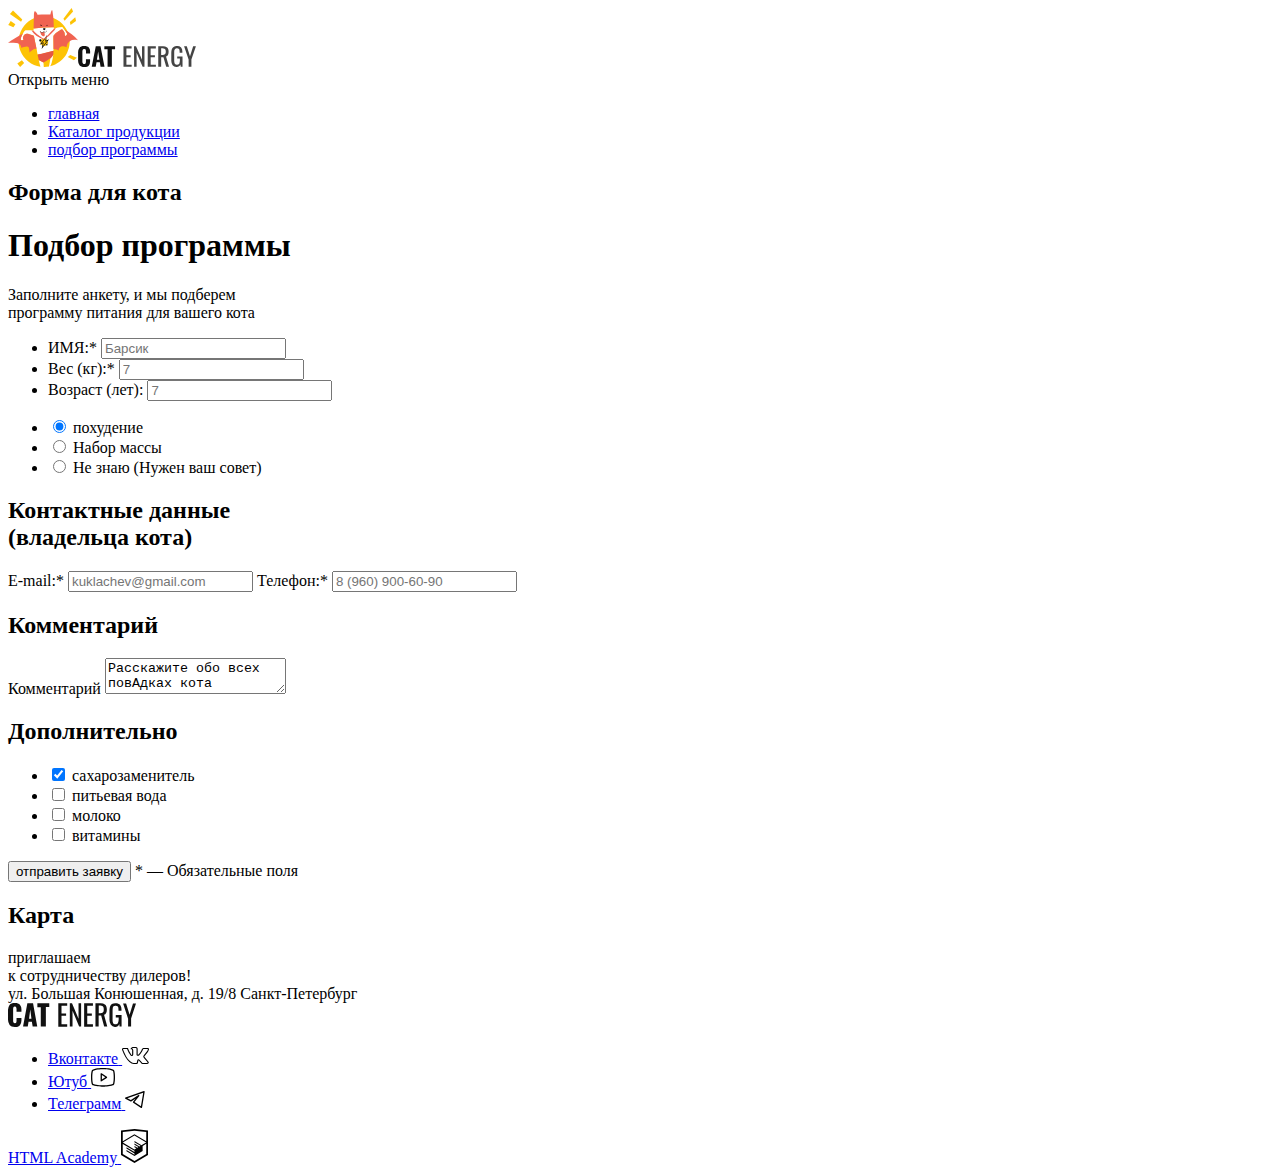
<file: programs.html>
<!DOCTYPE html><html class="page" lang="ru"><head><meta charset="UTF-8"><title>Кэт Энэрджи</title><meta name="viewport" content="width=device-width,initial-scale=1"><link rel="icon" href="favicon.ico"><link rel="icon" href="favicons/icon.svg" type="image/svg+xml"><link rel="apple-touch-icon" href="favicons/apple.png"><link rel="manifest" href="manifest.webmanifest"><link rel="stylesheet" href="styles/styles.css"></head><body class="page__body"><div class="page__container"><header class="main-header" data-test="header"><div class="main-header__container"><a class="main-header__logo logo" href="index.html"><picture><source media="(min-width:1220px)" width="70" height="59" type="image/svg+xml" srcset="images/logo-desktop.svg"><source media="(min-width:708px)" width="60" height="50" type="image/svg+xml" srcset="images/logo_pic.svg"><img class="logo__pic" src="images/logo-mobile.svg" alt="Логотип Кэт Энерджи" width="33" height="38"></picture><picture><source media="(min-width:1220px)" width="118" height="21" type="image/svg+xml" srcset="images/logo_text.svg"><source media="(min-width:708px)" width="101" height="18" type="image/svg+xml" srcset="images/logo_text.svg"><img class="logo__text" src="images/logo-mobile-text.svg" alt="Текст логотипа" width="101" height="18"></picture></a><div class="hamburger hamburger--no-js"><span class="visually-hidden">Открыть меню</span> <span></span> <span></span> <span></span></div></div><nav class="main-nav main-nav--no-js"><ul class="main-nav__list site-list"><li class="site-list__item"><a class="site-list__link site-list__link--catalog" href="index.html">главная</a></li><li class="site-list__item"><a class="site-list__link site-list__link--catalog" href="catalog.html">Каталог продукции</a></li><li class="site-list__item"><a class="site-list__link site-list__link--catalog site-list__link--current" href="programs.html">подбор программы</a></li></ul></nav></header><main class="main-container"><h2 class="visually-hidden">Форма для кота</h2><form class="main-container__form form" action="#"><div class="form programs-form"><div class="programs-form__wrapper"><h1 class="main-container__title main-title">Подбор программы</h1><span class="main-container__description">Заполните анкету, и мы подберем<br>программу питания для вашего кота</span><div class="programs-form__box"><div class="programs-form__container"><ul class="programs-form__list"><li class="programs-form__item"><label class="programs-form__label" for="name">ИМЯ:*</label> <input class="programs-form__input" id="name" type="text" name="name" placeholder="Барсик" required></li><li class="programs-form__item"><label class="programs-form__label" for="weight">Вес (кг):*</label> <input class="programs-form__input" id="weight" type="text" name="name" placeholder="7" required></li><li class="programs-form__item"><label class="programs-form__label" for="age">Возраст (лет):</label> <input class="programs-form__input" id="age" type="text" name="name" placeholder="7" required></li></ul></div><div class="programs-form__container programs-form__container--radio"><ul class="programs-form__list"><li class="programs-form__item"><label class="programs-form__label"><input class="visually-hidden control-input-radio" type="radio" name="product-group" value="loss" checked="checked"> <span class="custom-radio"><span class="custom-radio__checkmark"></span> </span>похудение</label></li><li class="programs-form__item"><label class="programs-form__label"><input class="visually-hidden control-input-radio" type="radio" name="product-group" value="weight"> <span class="custom-radio"><span class="custom-radio__checkmark"></span> </span>Набор массы</label></li><li class="programs-form__item"><label class="programs-form__label"><input class="visually-hidden control-input-radio" type="radio" name="product-group" value="advice"> <span class="custom-radio"><span class="custom-radio__checkmark"></span> </span>Не знаю (Нужен ваш совет)</label></li></ul></div></div></div></div><div class="form contacts-form"><div class="contacts-form__wrapper"><h2 class="contacts-form__title">Контактные данные<br>(владельца кота)</h2><div class="contacts-form__container"><label class="contacts-form__label">E-mail:* <input class="contacts-form__input contacts-form__input--email" name="email" type="email" placeholder="kuklachev@gmail.com" required></label> <label class="contacts-form__label">Телефон:* <input class="contacts-form__input contacts-form__input--phone" name="phone" type="text" placeholder="8 (960) 900-60-90" required></label></div></div></div><div class="form comments-form"><div class="comments-form__wrapper"><h2 class="comments-form__title">Комментарий</h2><label class="visually-hidden" for="comment">Комментарий</label> <textarea class="comments-form__textarea" name="comment" id="comment">Расскажите обо всех повАдках кота</textarea></div></div><div class="form additional-form"><div class="additional-form__wrapper"><h2 class="additional-form__title">Дополнительно</h2><ul class="additional-form__list"><li class="additional-form__item"><label class="additional-form__label"><input class="visually-hidden control-input-checkbox" type="checkbox" name="sugar" checked="checked" required> <span class="custom-checkbox"><span class="custom-checkbox__checkmark"></span> </span>сахарозаменитель</label></li><li class="additional-form__item"><label class="additional-form__label"><input class="visually-hidden control-input-checkbox" type="checkbox" name="water"> <span class="custom-checkbox"><span class="custom-checkbox__checkmark"></span> </span>питьевая вода</label></li><li class="additional-form__item"><label class="additional-form__label"><input class="visually-hidden control-input-checkbox" type="checkbox" name="milk"> <span class="custom-checkbox"><span class="custom-checkbox__checkmark"></span> </span>молоко</label></li><li class="additional-form__item"><label class="additional-form__label"><input class="visually-hidden control-input-checkbox" type="checkbox" name="vitamins"> <span class="custom-checkbox"><span class="custom-checkbox__checkmark"></span> </span>витамины</label></li></ul><div class="additional-form__container"><button class="button additional-form__button" type="submit">отправить заявку</button> <span class="additional-form__required">* — Обязательные поля</span></div></div></div></form><section class="main-container__map map"><h2 class="visually-hidden">Карта</h2><div class="map__wrapper"><div class="map__address address address--gray"><span class="address__text">приглашаем<br>к сотрудничеству дилеров!</span><div class="address__info"><span class="address__description basic-description">ул. Большая Конюшенная, д. 19/8</span> <span class="address__city">Санкт-Петербург</span></div></div><div class="map__field" id="map" style="width:100%;"></div></div></section></main><footer class="main-footer"><div class="main-footer__wrapper"><a class="main-footer__logo" href="#"><img class="main-footer__logo-icon" src="images/footer-logo.svg" alt="Кэт Энерджи логотип" width="128" height="24"></a><div class="main-footer__social social"><ul class="social__list"><li class="social__item"><a class="social__link" href="#"><span class="visually-hidden">Вконтакте</span> <svg class="social__link-icon" width="27" height="17" viewBox="0 0 27 17" xmlns="http://www.w3.org/2000/svg"><path d="M0 2.33876C0 1.48373 0.515103 1.02268 1.54531 0.955621L5.51515 0.980769C5.78158 0.980769 5.95921 1.10651 6.04802 1.35799C6.45655 2.61538 6.91392 3.70094 7.42014 4.61465C7.92637 5.52835 8.58801 6.58038 9.40507 7.77071C9.47611 7.9216 9.59157 7.99704 9.75143 7.99704C9.87576 7.99704 9.97345 7.93836 10.0445 7.82101L10.1244 7.54438L10.1511 3.19379C10.1511 2.89201 10.0756 2.69083 9.92461 2.59024C9.77363 2.48965 9.49388 2.4142 9.08535 2.36391C8.76563 2.31361 8.60577 2.12919 8.60577 1.81065C8.60577 1.74359 8.61465 1.69329 8.63241 1.65976C9.00542 0.57002 10.0711 0.0251479 11.8296 0.0251479L13.3216 0C13.9966 0 14.5561 0.15927 15.0001 0.477811C15.4442 0.796351 15.6662 1.29931 15.6662 1.98669V7.69527C15.7906 7.77909 15.906 7.82101 16.0126 7.82101C16.279 7.82101 16.5099 7.67012 16.7053 7.36834C18.6592 4.78649 19.716 3.05966 19.8759 2.18787C19.8759 2.1711 19.8936 2.12919 19.9291 2.06213C20.0535 1.81065 20.2577 1.5927 20.5419 1.40828C20.8261 1.22387 21.0748 1.09813 21.288 1.03107C21.359 0.997535 21.4389 0.980769 21.5277 0.980769H25.6574L25.9239 1.00592C26.2791 1.00592 26.5544 1.16519 26.7498 1.48373C26.8209 1.58432 26.8697 1.69329 26.8964 1.81065C26.923 1.92801 26.9408 2.04536 26.9496 2.16272C26.9585 2.28008 26.963 2.34714 26.963 2.36391V2.53994C26.8386 3.22732 26.5233 3.9608 26.0171 4.74038C25.5109 5.51997 24.867 6.36243 24.0855 7.26775C23.304 8.17308 22.8155 8.76825 22.6201 9.05326C22.4603 9.25444 22.3803 9.43886 22.3803 9.60651C22.3803 9.74063 22.4514 9.89152 22.5935 10.0592L26.4834 14.6864C26.6965 14.9546 26.8031 15.248 26.8031 15.5666C26.8031 15.9522 26.6432 16.2707 26.3235 16.5222C26.0038 16.7737 25.6219 16.9162 25.1779 16.9497L24.7249 16.9749H20.6752C20.6574 16.9749 20.6219 16.979 20.5686 16.9874C20.5153 16.9958 20.4798 17 20.462 17C20.0712 17 19.7071 16.8407 19.3696 16.5222C19.2453 16.3881 18.4105 15.3989 16.8652 13.5547C16.7764 13.4374 16.652 13.3284 16.4922 13.2278C16.4211 13.4961 16.3279 13.8817 16.2124 14.3846C16.097 14.8876 16.0126 15.248 15.9593 15.466L15.8794 15.8935C15.7018 16.4803 15.3287 16.8323 14.7604 16.9497L14.3874 16.9749H11.7763C10.3021 16.9749 8.83224 16.3378 7.36686 15.0636C5.90148 13.7894 4.58264 12.1423 3.41034 10.122C2.23803 8.10182 1.14566 5.75049 0.133216 3.06805C0.0444054 2.8501 0 2.607 0 2.33876ZM16.0126 8.85207C15.6396 8.85207 15.3021 8.75567 15.0001 8.56287C14.6982 8.37007 14.5472 8.10602 14.5472 7.77071V1.98669C14.5472 1.65138 14.4584 1.41248 14.2808 1.26997C14.1032 1.12747 13.7923 1.05621 13.3483 1.05621L11.8296 1.10651C11.0658 1.10651 10.4886 1.23225 10.0978 1.48373C10.8793 1.8358 11.2701 2.40582 11.2701 3.19379V7.61982C11.2346 8.03895 11.0569 8.38683 10.7372 8.66346C10.4175 8.94009 10.0623 9.0784 9.6715 9.0784C9.13863 9.0784 8.7301 8.83531 8.44591 8.34911C7.06046 6.37081 6.03025 4.4931 5.35529 2.71598L5.1155 2.06213L1.57195 2.03698C1.34104 2.03698 1.21227 2.04956 1.18562 2.0747C1.15898 2.09985 1.14566 2.1711 1.14566 2.28846C1.14566 2.43935 1.16342 2.59862 1.19895 2.76627L1.75845 4.17456C3.25048 7.81262 4.87127 10.6795 6.62085 12.7751C8.37042 14.8708 10.0889 15.9186 11.7763 15.9186H14.4406C14.5472 15.9186 14.6271 15.8893 14.6804 15.8306C14.7337 15.7719 14.7781 15.6588 14.8136 15.4911L14.8669 15.2396L15.3732 13.0266C15.5152 12.7249 15.6396 12.5237 15.7462 12.4231C15.9415 12.2387 16.1725 12.1465 16.4389 12.1465C16.8652 12.1465 17.3003 12.3895 17.7444 12.8757L20.0091 15.5917C20.1512 15.8097 20.3022 15.9186 20.462 15.9186H24.8581C25.391 15.9186 25.6574 15.7929 25.6574 15.5414C25.6574 15.4576 25.6308 15.3738 25.5775 15.2899L21.7142 10.7382C21.4123 10.3861 21.2613 10.0089 21.2613 9.60651C21.2613 9.20414 21.4034 8.81854 21.6876 8.4497C21.9185 8.1144 22.367 7.55695 23.0331 6.77737C23.6992 5.99778 24.2809 5.26849 24.7782 4.5895C25.2756 3.9105 25.6042 3.29438 25.764 2.74112L25.8439 2.4142C25.8262 2.38067 25.8173 2.32618 25.8173 2.25074C25.8173 2.1753 25.8084 2.11243 25.7907 2.06213H21.6077C21.3412 2.16272 21.1281 2.31361 20.9682 2.51479L20.8084 2.9926C20.3643 4.14941 19.2009 5.93491 17.3181 8.34911C16.9451 8.68442 16.5099 8.85207 16.0126 8.85207Z"/></svg></a></li><li class="social__item"><a class="social__link" href="#"><span class="visually-hidden">Ютуб</span> <svg class="social__link-icon" width="24" height="19" viewBox="0 0 24 19" xmlns="http://www.w3.org/2000/svg"><path d="M15.8509 8.79275L10.6145 5.30184C10.5159 5.23691 10.4016 5.19985 10.2837 5.19459C10.1657 5.18934 10.0486 5.21608 9.94459 5.27198C9.84061 5.32789 9.75368 5.41087 9.69302 5.51215C9.63236 5.61343 9.60022 5.72924 9.6 5.84729V12.8291C9.60013 12.9481 9.6327 13.0648 9.69421 13.1667C9.75572 13.2686 9.84384 13.3518 9.94909 13.4073C10.0524 13.4631 10.1691 13.4895 10.2864 13.4837C10.4037 13.478 10.5172 13.4402 10.6145 13.3746L15.8509 9.88366C15.9409 9.82395 16.0148 9.7429 16.0658 9.64772C16.1169 9.55255 16.1436 9.44621 16.1436 9.3382C16.1436 9.23019 16.1169 9.12385 16.0658 9.02868C16.0148 8.93351 15.9409 8.85245 15.8509 8.79275ZM10.9091 11.6073V7.06911L14.3127 9.3382L10.9091 11.6073ZM23.3891 3.04366C23.2942 2.67547 23.1131 2.33511 22.8609 2.05061C22.6086 1.76611 22.2924 1.54561 21.9382 1.40729C18.2182 -0.0217993 12.2509 1.91553e-05 12 1.91553e-05C11.7491 1.91553e-05 5.78182 -0.0217993 2.06182 1.40729C1.70764 1.54561 1.3914 1.76611 1.13914 2.05061C0.886889 2.33511 0.705838 2.67547 0.610909 3.04366C0.327273 4.11275 0 6.07638 0 9.3382C0 12.6 0.327273 14.5637 0.610909 15.6327C0.705838 16.0009 0.886889 16.3413 1.13914 16.6258C1.3914 16.9103 1.70764 17.1308 2.06182 17.2691C5.78182 18.6982 11.7491 18.6764 12 18.6764H12.0764C12.8291 18.6764 18.3927 18.6327 21.9382 17.2691C22.2924 17.1308 22.6086 16.9103 22.8609 16.6258C23.1131 16.3413 23.2942 16.0009 23.3891 15.6327C23.6727 14.5637 24 12.6 24 9.3382C24 6.07638 23.6727 4.11275 23.3891 3.04366ZM22.1236 15.3055C22.0807 15.472 21.999 15.6259 21.8853 15.7548C21.7715 15.8838 21.6289 15.984 21.4691 16.0473C17.9782 17.3891 12.0655 17.3673 12 17.3673C11.9345 17.3673 6.02182 17.3891 2.53091 16.0473C2.37107 15.984 2.22846 15.8838 2.11471 15.7548C2.00096 15.6259 1.91929 15.472 1.87636 15.3055C1.61455 14.3018 1.30909 12.4582 1.30909 9.3382C1.30909 6.2182 1.61455 4.37457 1.87636 3.37093C1.91929 3.20445 2.00096 3.05047 2.11471 2.92156C2.22846 2.79264 2.37107 2.69243 2.53091 2.62911C6.02182 1.28729 11.9345 1.30911 12 1.30911C12.0655 1.30911 17.9782 1.28729 21.4691 2.62911C21.6289 2.69243 21.7715 2.79264 21.8853 2.92156C21.999 3.05047 22.0807 3.20445 22.1236 3.37093C22.3855 4.37457 22.6909 6.2182 22.6909 9.3382C22.6909 12.4582 22.3855 14.3018 22.1236 15.3055Z"/></svg></a></li><li class="social__item"><a class="social__link" href="#"><span class="visually-hidden">Телеграмм</span> <svg class="social__link-icon" width="20" height="18" viewBox="0 0 20 18" xmlns="http://www.w3.org/2000/svg"><path fill-rule="evenodd" clip-rule="evenodd" d="M19.4608 0.152905C19.6393 0.302216 19.7255 0.534898 19.6872 0.764481L17.0611 16.5214C17.0244 16.7411 16.8789 16.9273 16.6745 17.0159C16.47 17.1045 16.2346 17.0833 16.0493 16.9597L8.17082 11.7074C8.01771 11.6054 7.91447 11.4437 7.88624 11.2619C7.858 11.08 7.90738 10.8947 8.02233 10.751L10.633 7.48773L6.27303 10.3944C6.077 10.525 5.82597 10.5407 5.61524 10.4353L0.362931 7.80915C0.127693 7.69153 -0.0146529 7.44488 0.00119976 7.18235C0.0170525 6.91983 0.188044 6.6921 0.435726 6.60364L18.8188 0.0382579C19.038 -0.0400244 19.2822 0.00359465 19.4608 0.152905ZM2.32626 7.32275L5.86168 9.09046L13.4231 4.0495C13.6925 3.86994 14.0525 3.91349 14.2712 4.1521C14.49 4.3907 14.5022 4.75314 14.3 5.00591L9.49502 11.0121L15.9328 15.3039L18.2083 1.65058L2.32626 7.32275Z"/></svg></a></li></ul></div><div class="main-footer__author author"><a class="author__link" href="https://htmlacademy.ru/intensive/adaptive"><span class="author__link-text">HTML Academy</span> <svg class="author__link-img" width="27" height="34" viewBox="0 0 27 34" xmlns="http://www.w3.org/2000/svg"><path d="M13.6426 0.0157537L13.5 0L0 1.40733V26.0129L13.5 34L27 26.0129V1.40733L13.6426 0.0157537ZM25.2344 25.0151L13.5 31.9573L1.76561 25.0151V14.9293L13.4507 21.8451L13.4701 23.0984L5.45351 18.3548L5.44295 19.5801L13.4894 24.3885L13.5088 25.675L5.46408 20.9174L5.45351 22.1427L13.5 26.9511L21.6239 22.1182V20.8929V16.909L25.2432 14.7595L25.2344 25.0151ZM25.2344 13.4519L22.0147 15.3319L20.5325 16.2071L13.4666 12.0201L13.456 13.2454L19.4957 16.818L19.4429 16.8495L19.3126 16.9247L18.4536 17.4166L13.4666 14.4689L13.456 15.6942L17.3921 18.0222L16.4591 18.6314L16.438 18.6436L13.4666 16.902L13.456 18.1273L15.4029 19.2615L13.4155 20.4483L1.7973 13.5762L13.4349 6.61831L25.2344 13.4519ZM25.2344 12.2266L13.4401 5.31075L1.76561 12.2196V2.9897L13.5 1.76442L25.2344 2.9897V12.2266Z"/></svg></a></div></div></footer></div><script src="https://api-maps.yandex.ru/2.1/?apikey=b741650d-aeca-472d-a761-ce8550b60bb1&lang=ru_RU" defer="defer"></script><script src="scripts/index.js" defer="defer"></script></body></html>
</file>
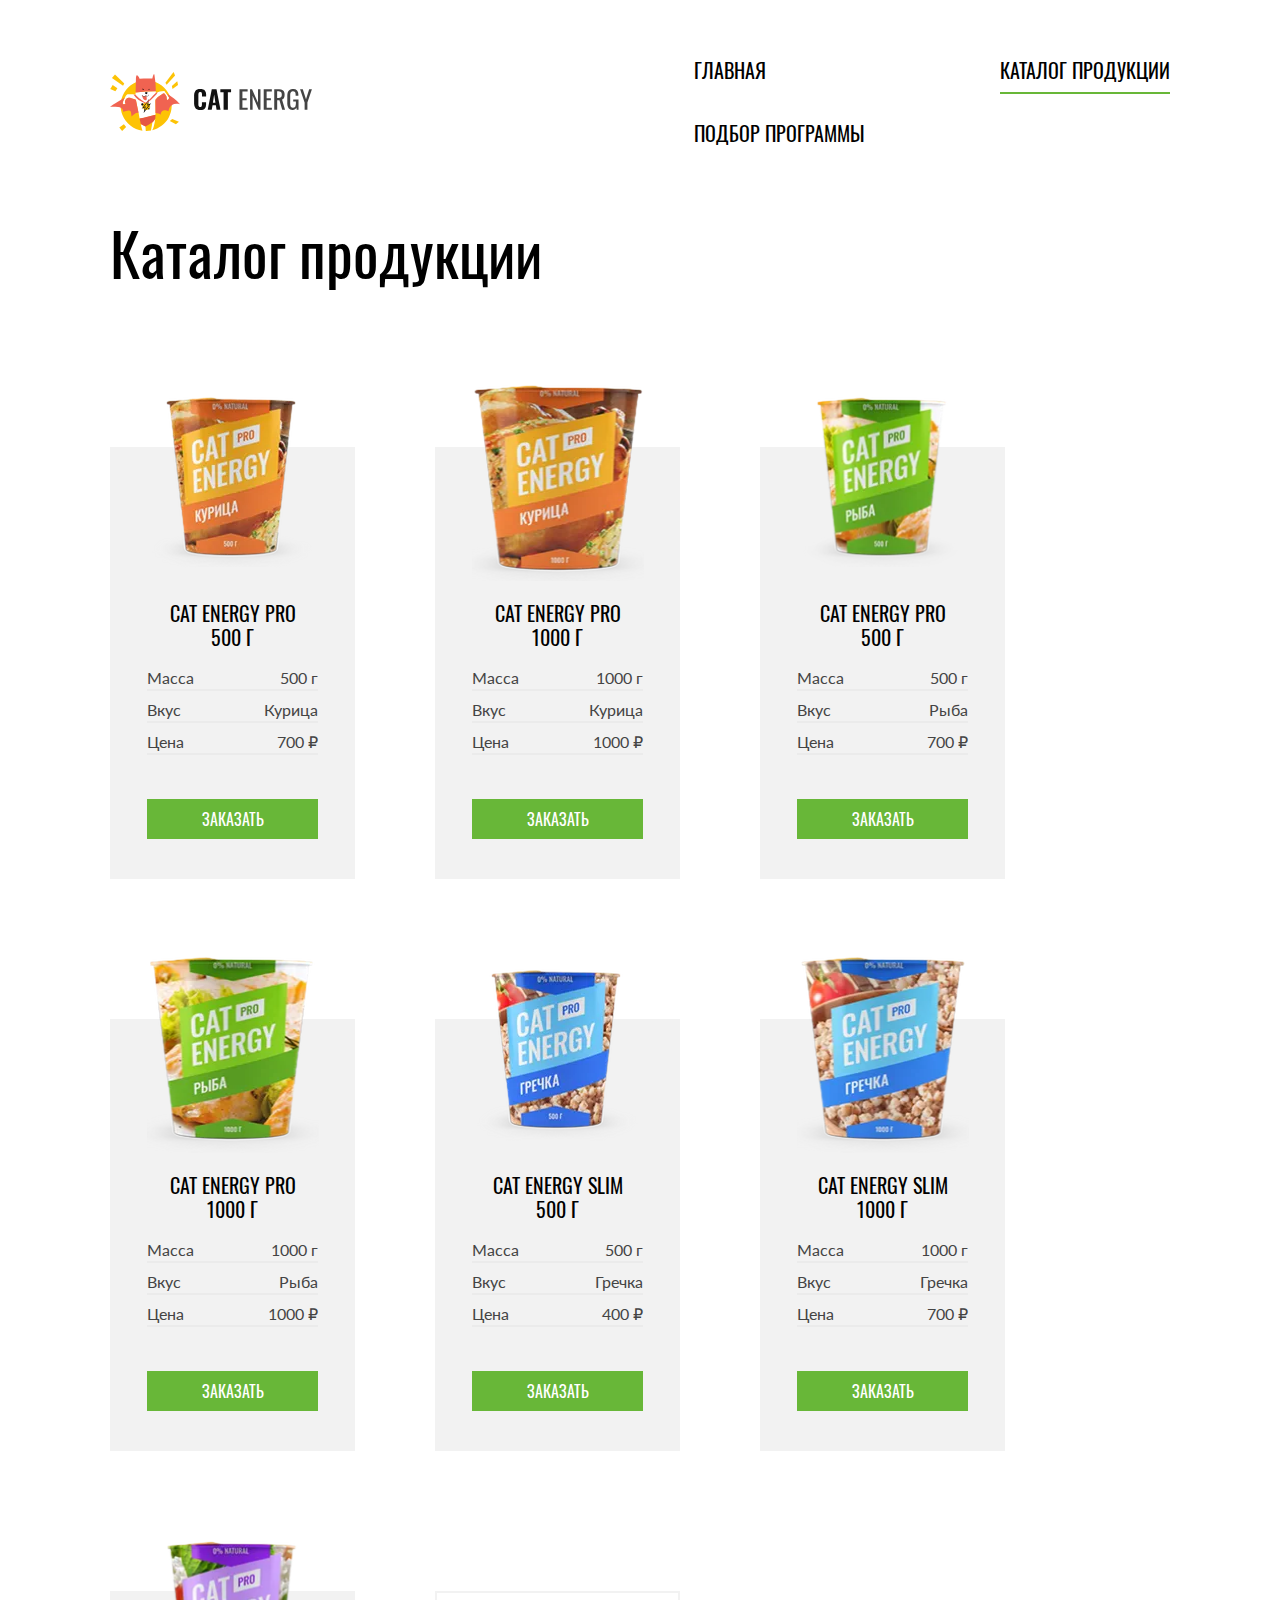
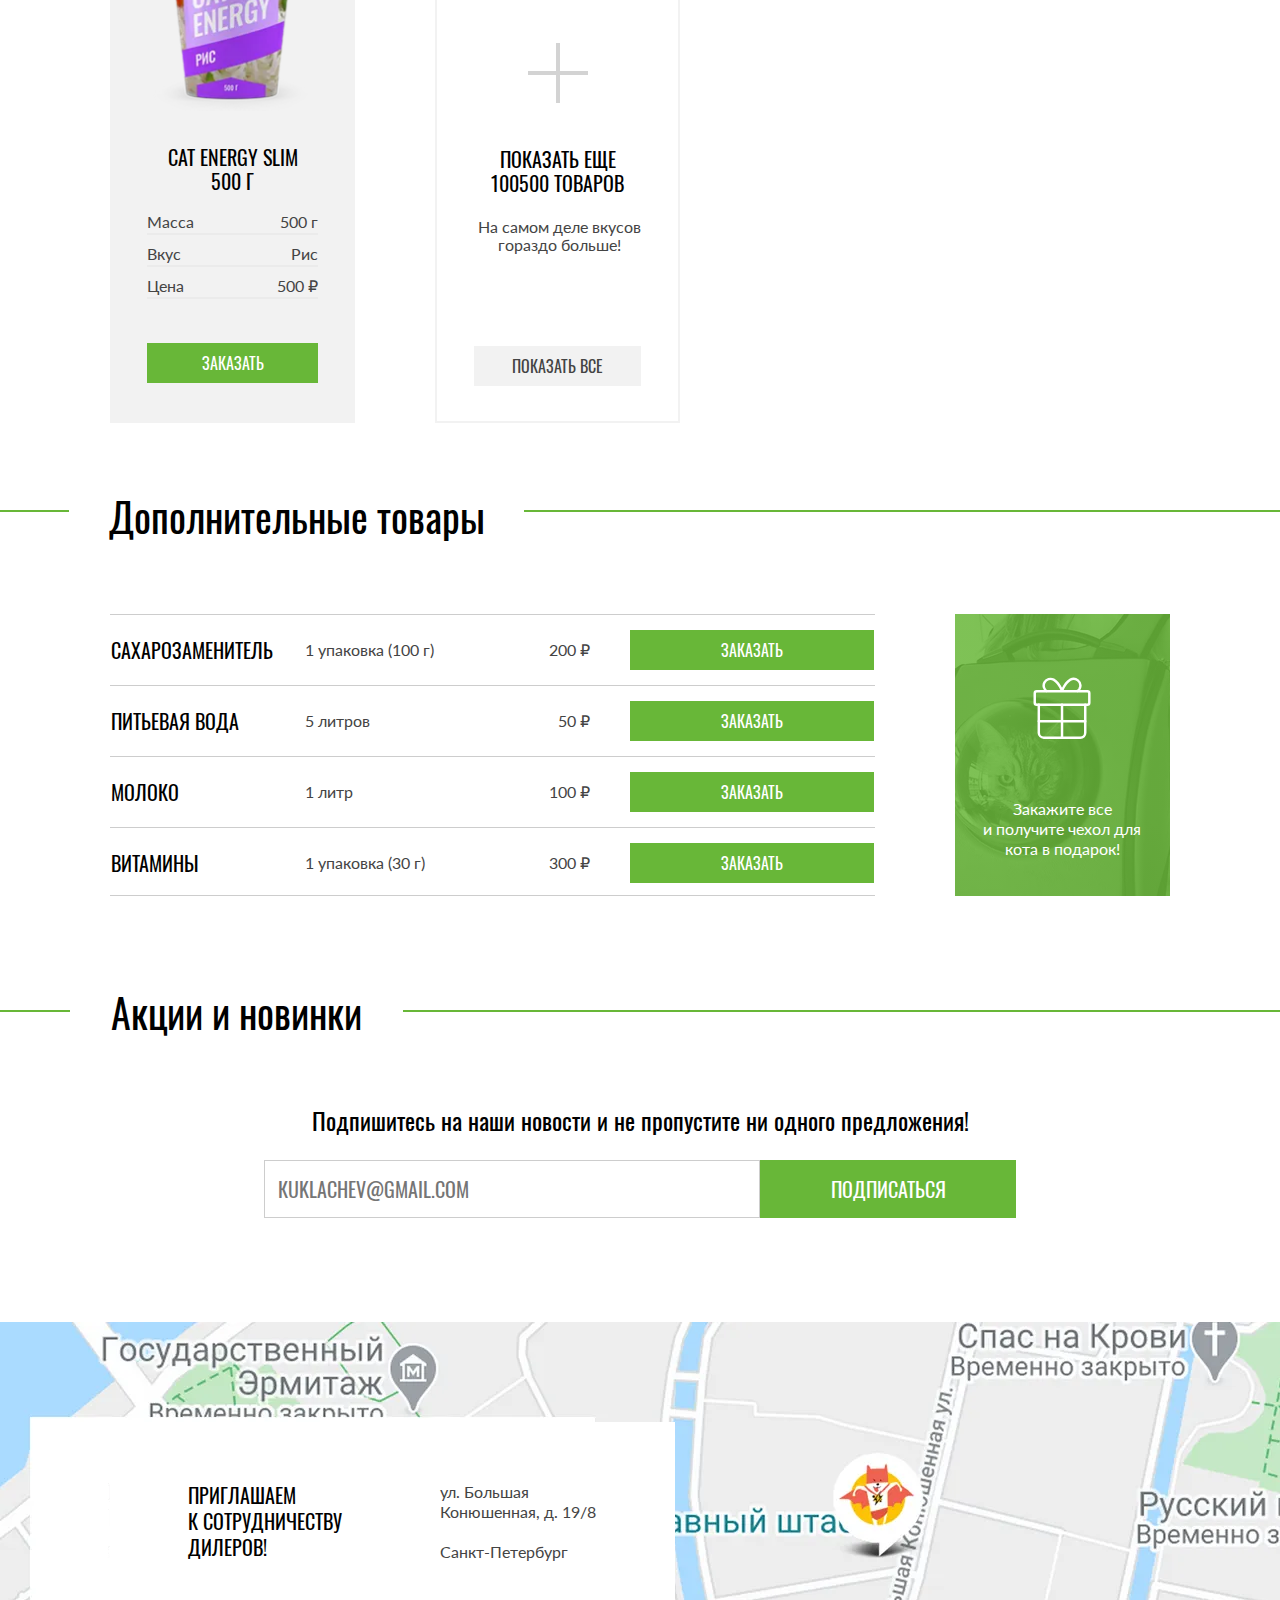
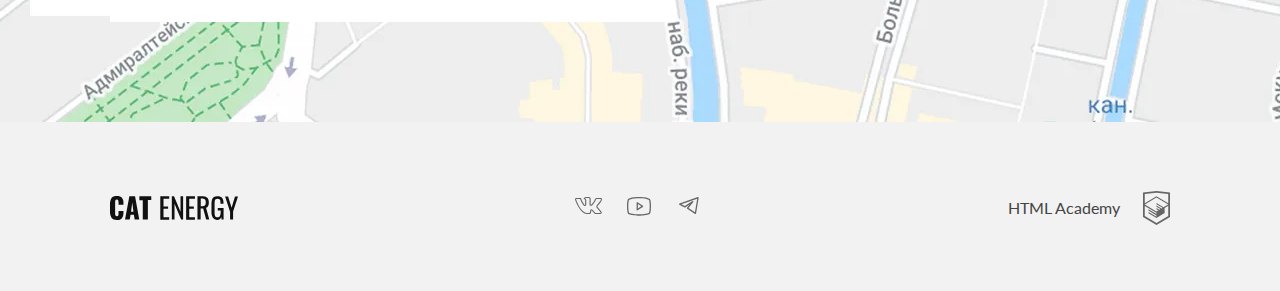
<file: 1/catalog.html>
<!DOCTYPE html><html class="page" lang="ru"><head><meta charset="UTF-8"><meta name="viewport" content="width=device-width,initial-scale=1"><title>Кэт Энерджи</title><link rel="icon" href="favicon.ico"><link rel="icon" href="favicons/icon.svg.svg" type="image/svg+xml"><link rel="apple-touch-icon" href="favicons/apple.png"><link rel="manifest" href="manifest.webmanifest"><link rel="stylesheet" href="styles/styles.css"></head><body class="page__body"><div class="page__container"><header class="main-header" data-test="header"><div class="main-header__container"><a class="main-header__logo logo" href="index.html"><picture><source media="(min-width:1220px)" width="70" height="59" type="image/svg+xml" srcset="images/logo-desktop.svg"><source media="(min-width:708px)" width="60" height="50" type="image/svg+xml" srcset="images/logo_pic.svg"><img class="logo__pic" src="images/logo-mobile.svg" alt="Логотип Кэт Энерджи" width="33" height="38"></picture><picture><source media="(min-width:1220px)" width="118" height="21" type="image/svg+xml" srcset="images/logo_text.svg"><source media="(min-width:708px)" width="101" height="18" type="image/svg+xml" srcset="images/logo_text.svg"><img class="logo__text" src="images/logo-mobile-text.svg" alt="Текст логотипа" width="101" height="18"></picture></a><div class="hamburger hamburger--active"><span class="visually-hidden">Открыть меню</span> <span></span> <span></span> <span></span></div></div><nav class="main-nav main-nav--active"><ul class="main-nav__list site-list"><li class="site-list__item"><a class="site-list__link site-list__link--catalog" href="index.html">главная</a></li><li class="site-list__item"><a class="site-list__link site-list__link--catalog site-list__link--current" href="catalog.html">Каталог продукции</a></li><li class="site-list__item"><a class="site-list__link site-list__link--catalog" href="programs.html">подбор программы</a></li></ul></nav></header><main class="main-container"><div class="main-container__wrapper"><h1 class="main-container__title main-title">Каталог продукции</h1></div><section class="main-container__catalog-cards catalog-cards" data-test="catalog"><h2 class="visually-hidden">Продукция</h2><div class="catalog-cards__wrapper"><ul class="catalog-cards__list catalog-list"><li class="catalog-list__item"><a href="#"><picture><source media="(min-width:1220px)" width="161" height="172" type="image/jpeg" srcset="images/card-chicken-500-desktop@1x.webp, images/card-chicken-500-desktop@2x.webp 2x"><source media="(min-width:708px)" width="161" height="172" type="image/jpeg" srcset="images/card-chicken-500-tablet@1x.webp, images/card-chicken-500-tablet@2x.webp 2x"><img class="catalog-list__img" src="images/card-chicken-500-mobile@1x.webp" srcset="images/card-chicken-500-mobile@2x.webp 2x" alt="Банка с курицей 500 грамм" width="68" height="86"></picture></a><div class="catalog-list__container"><a class="catalog-list__title" href="#">Cat Energy PRO 500 г</a><div class="catalog-list__block"><span class="catalog-list__netto basic-description basic-description--small">Масса</span> <span class="catalog-list__netto basic-description basic-description--small">500 г</span></div><div class="catalog-list__block"><span class="catalog-list__netto basic-description basic-description--small">Вкус</span> <span class="catalog-list__netto basic-description basic-description--small">Курица</span></div><div class="catalog-list__block"><span class="catalog-list__netto basic-description basic-description--small">Цена</span> <span class="catalog-list__netto basic-description basic-description--small">700 ₽</span></div></div><button class="catalog-list__button button" type="button"><span class="button-text">заказать</span></button></li><li class="catalog-list__item"><a href="#"><picture><source media="(min-width:1220px)" width="172" height="196" type="image/jpeg" srcset="images/card-chicken-1000-desktop@1x.webp, images/card-chicken-1000-desktop@2x.webp 2x"><source media="(min-width:708px)" width="168" height="206" type="image/jpeg" srcset="images/card-chicken-1000-tablet@1x.webp, images/card-chicken-1000-tablet@2x.webp 2x"><img class="catalog-list__img catalog-list__img--1000" src="images/card-chicken-1000-mobile@1x.webp" srcset="images/card-chicken-1000-mobile@2x.webp 2x" alt="Банка с курицей 1000 грамм" width="84" height="100"></picture></a><div class="catalog-list__container"><a class="catalog-list__title" href="#">Cat Energy PRO 1000 г</a><div class="catalog-list__block"><span class="catalog-list__netto basic-description basic-description--small">Масса</span> <span class="catalog-list__netto basic-description basic-description--small">1000 г</span></div><div class="catalog-list__block"><span class="catalog-list__netto basic-description basic-description--small">Вкус</span> <span class="catalog-list__netto basic-description basic-description--small">Курица</span></div><div class="catalog-list__block"><span class="catalog-list__netto basic-description basic-description--small">Цена</span> <span class="catalog-list__netto basic-description basic-description--small">1000 ₽</span></div></div><button class="catalog-list__button button" type="button"><span class="button-text">заказать</span></button></li><li class="catalog-list__item"><a href="#"><picture><source media="(min-width:1220px)" width="161" height="172" type="image/jpeg" srcset="images/card-fish-500-desktop@1x.webp, images/card-fish-500-desktop@2x.webp 2x"><source media="(min-width:708px)" width="161" height="172" type="image/jpeg" srcset="images/card-fish-500-tablet@1x.webp, images/card-fish-500-tablet@2x.webp 2x"><img class="catalog-list__img" src="images/card-fish-500-mobile@1x.webp" srcset="images/card-fish-500-mobile@2x.webp 2x" alt="Банка с рыбой 500 грамм" width="68" height="86"></picture></a><div class="catalog-list__container"><a class="catalog-list__title" href="#">Cat Energy PRO 500 г</a><div class="catalog-list__block"><span class="catalog-list__netto basic-description basic-description--small">Масса</span> <span class="catalog-list__netto basic-description basic-description--small">500 г</span></div><div class="catalog-list__block"><span class="catalog-list__netto basic-description basic-description--small">Вкус</span> <span class="catalog-list__netto basic-description basic-description--small">Рыба</span></div><div class="catalog-list__block"><span class="catalog-list__netto basic-description basic-description--small">Цена</span> <span class="catalog-list__netto basic-description basic-description--small">700 ₽</span></div></div><button class="catalog-list__button button" type="button"><span class="button-text">заказать</span></button></li><li class="catalog-list__item"><a href="#"><picture><source media="(min-width:1220px)" width="172" height="196" type="image/jpeg" srcset="images/card-fish-1000-desktop@1x.webp, images/card-fish-1000-desktop@2x.webp 2x"><source media="(min-width:708px)" width="168" height="206" type="image/jpeg" srcset="images/card-fish-1000-tablet@1x.webp, images/card-fish-1000-tablet@2x.webp 2x"><img class="catalog-list__img catalog-list__img--1000" src="images/card-fish-1000-mobile@1x.webp" srcset="images/card-fish-1000-mobile@2x.webp 2x" alt="Банка с рыбой 1000 грамм" width="84" height="100"></picture></a><div class="catalog-list__container"><a class="catalog-list__title" href="#">Cat Energy PRO 1000 г</a><div class="catalog-list__block"><span class="catalog-list__netto basic-description basic-description--small">Масса</span> <span class="catalog-list__netto basic-description basic-description--small">1000 г</span></div><div class="catalog-list__block"><span class="catalog-list__netto basic-description basic-description--small">Вкус</span> <span class="catalog-list__netto basic-description basic-description--small">Рыба</span></div><div class="catalog-list__block"><span class="catalog-list__netto basic-description basic-description--small">Цена</span> <span class="catalog-list__netto basic-description basic-description--small">1000 ₽</span></div></div><button class="catalog-list__button button" type="button"><span class="button-text">заказать</span></button></li><li class="catalog-list__item"><a href="#"><picture><source media="(min-width:1200px)" width="161" height="172" type="image/jpeg" srcset="images/card-buckwheat-500-desktop@1x.webp, images/card-buckwheat-500-desktop@2x.webp 2x"><source media="(min-width:768px)" width="161" height="172" type="image/jpeg" srcset="images/card-buckwheat-500-tablet@1x.webp, images/card-buckwheat-500-tablet@2x.webp 2x"><img class="catalog-list__img" src="images/card-buckwheat-500-mobile@1x.webp" srcset="images/card-buckwheat-500-mobile@2x.webp 2x" alt="Банка с гречкой 500 грамм" width="68" height="86"></picture></a><div class="catalog-list__container"><a class="catalog-list__title" href="#">Cat Energy SLIM 500 г</a><div class="catalog-list__block"><span class="catalog-list__netto basic-description basic-description--small">Масса</span> <span class="catalog-list__netto basic-description basic-description--small">500 г</span></div><div class="catalog-list__block"><span class="catalog-list__netto basic-description basic-description--small">Вкус</span> <span class="catalog-list__netto basic-description basic-description--small">Гречка</span></div><div class="catalog-list__block"><span class="catalog-list__netto basic-description basic-description--small">Цена</span> <span class="catalog-list__netto basic-description basic-description--small">400 ₽</span></div></div><button class="catalog-list__button button" type="button"><span class="button-text">заказать</span></button></li><li class="catalog-list__item"><a href="#"><picture><source media="(min-width:1220px)" width="172" height="196" type="image/jpeg" srcset="images/card-buckwheat-1000-desktop@1x.webp, images/card-buckwheat-1000-desktop@2x.webp 2x"><source media="(min-width:708px)" width="168" height="206" type="image/jpeg" srcset="images/card-buckwheat-1000-tablet@1x.webp, images/card-buckwheat-1000-tablet@2x.webp 2x"><img class="catalog-list__img catalog-list__img--1000" src="images/card-buckwheat-1000-mobile@1x.webp" srcset="images/card-buckwheat-1000-mobile@2x.webp 2x" alt="Банка с гречкой 1000 грамм" width="84" height="100"></picture></a><div class="catalog-list__container"><a class="catalog-list__title" href="#">Cat Energy SLIM 1000 г</a><div class="catalog-list__block"><span class="catalog-list__netto basic-description basic-description--small">Масса</span> <span class="catalog-list__netto basic-description basic-description--small">1000 г</span></div><div class="catalog-list__block"><span class="catalog-list__netto basic-description basic-description--small">Вкус</span> <span class="catalog-list__netto basic-description basic-description--small">Гречка</span></div><div class="catalog-list__block"><span class="catalog-list__netto basic-description basic-description--small">Цена</span> <span class="catalog-list__netto basic-description basic-description--small">700 ₽</span></div></div><button class="catalog-list__button button" type="button"><span class="button-text">заказать</span></button></li><li class="catalog-list__item"><a href="#"><picture><source media="(min-width:1220px)" width="161" height="172" type="image/jpeg" srcset="images/card-rise-500-desktop@1x.webp, images/card-rise-500-desktop@2x.webp 2x"><source media="(min-width:708px)" width="161" height="172" type="image/jpeg" srcset="images/card-rise-500-tablet@1x.webp, images/card-rise-500-tablet@2x.webp 2x"><img class="catalog-list__img" src="images/card-rise-500-mobile@1x.webp" srcset="images/card-rise-500-mobile@2x.webp 2x" alt="Банка с рисом 500 грамм" width="68" height="86"></picture></a><div class="catalog-list__container"><a class="catalog-list__title" href="#">Cat Energy SLIM 500 г</a><div class="catalog-list__block"><span class="catalog-list__netto basic-description basic-description--small">Масса</span> <span class="catalog-list__netto basic-description basic-description--small">500 г</span></div><div class="catalog-list__block"><span class="catalog-list__netto basic-description basic-description--small">Вкус</span> <span class="catalog-list__netto basic-description basic-description--small">Рис</span></div><div class="catalog-list__block"><span class="catalog-list__netto basic-description basic-description--small">Цена</span> <span class="catalog-list__netto basic-description basic-description--small">500 ₽</span></div></div><button class="catalog-list__button button" type="button"><span class="button-text">заказать</span></button></li><li class="catalog-list__item catalog-list__item--more"><div class="catalog-list__block catalog-list__block--more"><span class="catalog-list__title catalog-list__title--more main-title main-title--small">Показать еще 100500 товаров</span> <span class="catalog-list__description basic-description basic-description--small">На самом деле вкусов гораздо больше!</span></div><button class="catalog-list__button button catalog-list__button--more" type="button">показать все</button></li></ul></div></section><section class="main-container__additional additional" data-test="additional"><div class="additional__wrapper"><h2 class="additional__title">Дополнительные товары</h2><div class="additional__container"><div class="additional__block"><ul class="additional__list additional-list"><li class="additional-list__item"><span class="additional-list__title">Сахарозаменитель</span><div class="additional-list__container"><span class="additional-list__netto basic-description">1 упаковка (100 г)</span> <span class="additional-list__netto basic-description">200 ₽</span></div><button class="additional-list__button button" type="button"><span class="button-text">заказать</span></button></li><li class="additional-list__item"><span class="additional-list__title">Питьевая вода</span><div class="additional-list__container"><span class="additional-list__netto basic-description">5 литров</span> <span class="additional-list__netto basic-description">50 ₽</span></div><button class="additional-list__button button" type="button"><span class="button-text">заказать</span></button></li><li class="additional-list__item"><span class="additional-list__title">молоко</span><div class="additional-list__container"><span class="additional-list__netto basic-description">1 литр</span> <span class="additional-list__netto basic-description">100 ₽</span></div><button class="additional-list__button button" type="button"><span class="button-text">заказать</span></button></li><li class="additional-list__item"><span class="additional-list__title">витамины</span><div class="additional-list__container"><span class="additional-list__netto basic-description">1 упаковка (30 г)</span> <span class="additional-list__netto basic-description">300 ₽</span></div><button class="additional-list__button button" type="button"><span class="button-text">заказать</span></button></li></ul></div><div class="additional__gift"><div class="additional__gift-description">Закажите все<br>и получите чехол для<br>кота в подарок!</div></div></div></div></section><section class="main-container__action action"><div class="action__wrapper"><h2 class="action__title">Акции и новинки</h2><form class="form" action="#"><h3 class="form__title">Подпишитесь на наши новости и не пропустите ни одного предложения!</h3><label class="visually-hidden" for="form-input">Email</label><div class="form__container"><input class="form__input" id="form-input" type="text" name="email" placeholder="кuklachev@gmail.com"> <button class="form__button button" type="submit"><span class="button-text">Подписаться</span></button></div></form></div></section><section class="main-container__map map" data-test="contacts"><h2 class="visually-hidden">Карта</h2><div class="map__wrapper"><div class="map__adress adress adress--gray"><span class="adress__text">приглашаем<br>к сотрудничеству дилеров!</span><div class="adress__info"><span class="adress__description basic-description">ул. Большая Конюшенная, д. 19/8</span> <span class="adress__city">Санкт-Петербург</span></div></div><div class="map__field" id="map" style="width:100%;"></div></div></section></main><footer class="main-footer" data-test="footer"><div class="main-footer__wrapper"><a class="main-footer__logo" href="#"><img class="main-footer__logo-icon" src="images/footer-logo.svg" alt="Кэт Энерджи логотип" width="128" height="24"></a><div class="main-footer__social social"><ul class="social__list"><li class="social__item"><a class="social__link" href="#"><span class="visually-hidden">Вконтакте</span> <svg class="social__link-icon" width="27" height="17" viewBox="0 0 27 17" xmlns="http://www.w3.org/2000/svg"><path d="M0 2.33876C0 1.48373 0.515103 1.02268 1.54531 0.955621L5.51515 0.980769C5.78158 0.980769 5.95921 1.10651 6.04802 1.35799C6.45655 2.61538 6.91392 3.70094 7.42014 4.61465C7.92637 5.52835 8.58801 6.58038 9.40507 7.77071C9.47611 7.9216 9.59157 7.99704 9.75143 7.99704C9.87576 7.99704 9.97345 7.93836 10.0445 7.82101L10.1244 7.54438L10.1511 3.19379C10.1511 2.89201 10.0756 2.69083 9.92461 2.59024C9.77363 2.48965 9.49388 2.4142 9.08535 2.36391C8.76563 2.31361 8.60577 2.12919 8.60577 1.81065C8.60577 1.74359 8.61465 1.69329 8.63241 1.65976C9.00542 0.57002 10.0711 0.0251479 11.8296 0.0251479L13.3216 0C13.9966 0 14.5561 0.15927 15.0001 0.477811C15.4442 0.796351 15.6662 1.29931 15.6662 1.98669V7.69527C15.7906 7.77909 15.906 7.82101 16.0126 7.82101C16.279 7.82101 16.5099 7.67012 16.7053 7.36834C18.6592 4.78649 19.716 3.05966 19.8759 2.18787C19.8759 2.1711 19.8936 2.12919 19.9291 2.06213C20.0535 1.81065 20.2577 1.5927 20.5419 1.40828C20.8261 1.22387 21.0748 1.09813 21.288 1.03107C21.359 0.997535 21.4389 0.980769 21.5277 0.980769H25.6574L25.9239 1.00592C26.2791 1.00592 26.5544 1.16519 26.7498 1.48373C26.8209 1.58432 26.8697 1.69329 26.8964 1.81065C26.923 1.92801 26.9408 2.04536 26.9496 2.16272C26.9585 2.28008 26.963 2.34714 26.963 2.36391V2.53994C26.8386 3.22732 26.5233 3.9608 26.0171 4.74038C25.5109 5.51997 24.867 6.36243 24.0855 7.26775C23.304 8.17308 22.8155 8.76825 22.6201 9.05326C22.4603 9.25444 22.3803 9.43886 22.3803 9.60651C22.3803 9.74063 22.4514 9.89152 22.5935 10.0592L26.4834 14.6864C26.6965 14.9546 26.8031 15.248 26.8031 15.5666C26.8031 15.9522 26.6432 16.2707 26.3235 16.5222C26.0038 16.7737 25.6219 16.9162 25.1779 16.9497L24.7249 16.9749H20.6752C20.6574 16.9749 20.6219 16.979 20.5686 16.9874C20.5153 16.9958 20.4798 17 20.462 17C20.0712 17 19.7071 16.8407 19.3696 16.5222C19.2453 16.3881 18.4105 15.3989 16.8652 13.5547C16.7764 13.4374 16.652 13.3284 16.4922 13.2278C16.4211 13.4961 16.3279 13.8817 16.2124 14.3846C16.097 14.8876 16.0126 15.248 15.9593 15.466L15.8794 15.8935C15.7018 16.4803 15.3287 16.8323 14.7604 16.9497L14.3874 16.9749H11.7763C10.3021 16.9749 8.83224 16.3378 7.36686 15.0636C5.90148 13.7894 4.58264 12.1423 3.41034 10.122C2.23803 8.10182 1.14566 5.75049 0.133216 3.06805C0.0444054 2.8501 0 2.607 0 2.33876ZM16.0126 8.85207C15.6396 8.85207 15.3021 8.75567 15.0001 8.56287C14.6982 8.37007 14.5472 8.10602 14.5472 7.77071V1.98669C14.5472 1.65138 14.4584 1.41248 14.2808 1.26997C14.1032 1.12747 13.7923 1.05621 13.3483 1.05621L11.8296 1.10651C11.0658 1.10651 10.4886 1.23225 10.0978 1.48373C10.8793 1.8358 11.2701 2.40582 11.2701 3.19379V7.61982C11.2346 8.03895 11.0569 8.38683 10.7372 8.66346C10.4175 8.94009 10.0623 9.0784 9.6715 9.0784C9.13863 9.0784 8.7301 8.83531 8.44591 8.34911C7.06046 6.37081 6.03025 4.4931 5.35529 2.71598L5.1155 2.06213L1.57195 2.03698C1.34104 2.03698 1.21227 2.04956 1.18562 2.0747C1.15898 2.09985 1.14566 2.1711 1.14566 2.28846C1.14566 2.43935 1.16342 2.59862 1.19895 2.76627L1.75845 4.17456C3.25048 7.81262 4.87127 10.6795 6.62085 12.7751C8.37042 14.8708 10.0889 15.9186 11.7763 15.9186H14.4406C14.5472 15.9186 14.6271 15.8893 14.6804 15.8306C14.7337 15.7719 14.7781 15.6588 14.8136 15.4911L14.8669 15.2396L15.3732 13.0266C15.5152 12.7249 15.6396 12.5237 15.7462 12.4231C15.9415 12.2387 16.1725 12.1465 16.4389 12.1465C16.8652 12.1465 17.3003 12.3895 17.7444 12.8757L20.0091 15.5917C20.1512 15.8097 20.3022 15.9186 20.462 15.9186H24.8581C25.391 15.9186 25.6574 15.7929 25.6574 15.5414C25.6574 15.4576 25.6308 15.3738 25.5775 15.2899L21.7142 10.7382C21.4123 10.3861 21.2613 10.0089 21.2613 9.60651C21.2613 9.20414 21.4034 8.81854 21.6876 8.4497C21.9185 8.1144 22.367 7.55695 23.0331 6.77737C23.6992 5.99778 24.2809 5.26849 24.7782 4.5895C25.2756 3.9105 25.6042 3.29438 25.764 2.74112L25.8439 2.4142C25.8262 2.38067 25.8173 2.32618 25.8173 2.25074C25.8173 2.1753 25.8084 2.11243 25.7907 2.06213H21.6077C21.3412 2.16272 21.1281 2.31361 20.9682 2.51479L20.8084 2.9926C20.3643 4.14941 19.2009 5.93491 17.3181 8.34911C16.9451 8.68442 16.5099 8.85207 16.0126 8.85207Z"/></svg></a></li><li class="social__item"><a class="social__link" href="#"><span class="visually-hidden">Ютуб</span> <svg class="social__link-icon" width="24" height="19" viewBox="0 0 24 19" xmlns="http://www.w3.org/2000/svg"><path d="M15.8509 8.79275L10.6145 5.30184C10.5159 5.23691 10.4016 5.19985 10.2837 5.19459C10.1657 5.18934 10.0486 5.21608 9.94459 5.27198C9.84061 5.32789 9.75368 5.41087 9.69302 5.51215C9.63236 5.61343 9.60022 5.72924 9.6 5.84729V12.8291C9.60013 12.9481 9.6327 13.0648 9.69421 13.1667C9.75572 13.2686 9.84384 13.3518 9.94909 13.4073C10.0524 13.4631 10.1691 13.4895 10.2864 13.4837C10.4037 13.478 10.5172 13.4402 10.6145 13.3746L15.8509 9.88366C15.9409 9.82395 16.0148 9.7429 16.0658 9.64772C16.1169 9.55255 16.1436 9.44621 16.1436 9.3382C16.1436 9.23019 16.1169 9.12385 16.0658 9.02868C16.0148 8.93351 15.9409 8.85245 15.8509 8.79275ZM10.9091 11.6073V7.06911L14.3127 9.3382L10.9091 11.6073ZM23.3891 3.04366C23.2942 2.67547 23.1131 2.33511 22.8609 2.05061C22.6086 1.76611 22.2924 1.54561 21.9382 1.40729C18.2182 -0.0217993 12.2509 1.91553e-05 12 1.91553e-05C11.7491 1.91553e-05 5.78182 -0.0217993 2.06182 1.40729C1.70764 1.54561 1.3914 1.76611 1.13914 2.05061C0.886889 2.33511 0.705838 2.67547 0.610909 3.04366C0.327273 4.11275 0 6.07638 0 9.3382C0 12.6 0.327273 14.5637 0.610909 15.6327C0.705838 16.0009 0.886889 16.3413 1.13914 16.6258C1.3914 16.9103 1.70764 17.1308 2.06182 17.2691C5.78182 18.6982 11.7491 18.6764 12 18.6764H12.0764C12.8291 18.6764 18.3927 18.6327 21.9382 17.2691C22.2924 17.1308 22.6086 16.9103 22.8609 16.6258C23.1131 16.3413 23.2942 16.0009 23.3891 15.6327C23.6727 14.5637 24 12.6 24 9.3382C24 6.07638 23.6727 4.11275 23.3891 3.04366ZM22.1236 15.3055C22.0807 15.472 21.999 15.6259 21.8853 15.7548C21.7715 15.8838 21.6289 15.984 21.4691 16.0473C17.9782 17.3891 12.0655 17.3673 12 17.3673C11.9345 17.3673 6.02182 17.3891 2.53091 16.0473C2.37107 15.984 2.22846 15.8838 2.11471 15.7548C2.00096 15.6259 1.91929 15.472 1.87636 15.3055C1.61455 14.3018 1.30909 12.4582 1.30909 9.3382C1.30909 6.2182 1.61455 4.37457 1.87636 3.37093C1.91929 3.20445 2.00096 3.05047 2.11471 2.92156C2.22846 2.79264 2.37107 2.69243 2.53091 2.62911C6.02182 1.28729 11.9345 1.30911 12 1.30911C12.0655 1.30911 17.9782 1.28729 21.4691 2.62911C21.6289 2.69243 21.7715 2.79264 21.8853 2.92156C21.999 3.05047 22.0807 3.20445 22.1236 3.37093C22.3855 4.37457 22.6909 6.2182 22.6909 9.3382C22.6909 12.4582 22.3855 14.3018 22.1236 15.3055Z"/></svg></a></li><li class="social__item"><a class="social__link" href="#"><span class="visually-hidden">Телеграмм</span> <svg class="social__link-icon" width="20" height="18" viewBox="0 0 20 18" xmlns="http://www.w3.org/2000/svg"><path fill-rule="evenodd" clip-rule="evenodd" d="M19.4608 0.152905C19.6393 0.302216 19.7255 0.534898 19.6872 0.764481L17.0611 16.5214C17.0244 16.7411 16.8789 16.9273 16.6745 17.0159C16.47 17.1045 16.2346 17.0833 16.0493 16.9597L8.17082 11.7074C8.01771 11.6054 7.91447 11.4437 7.88624 11.2619C7.858 11.08 7.90738 10.8947 8.02233 10.751L10.633 7.48773L6.27303 10.3944C6.077 10.525 5.82597 10.5407 5.61524 10.4353L0.362931 7.80915C0.127693 7.69153 -0.0146529 7.44488 0.00119976 7.18235C0.0170525 6.91983 0.188044 6.6921 0.435726 6.60364L18.8188 0.0382579C19.038 -0.0400244 19.2822 0.00359465 19.4608 0.152905ZM2.32626 7.32275L5.86168 9.09046L13.4231 4.0495C13.6925 3.86994 14.0525 3.91349 14.2712 4.1521C14.49 4.3907 14.5022 4.75314 14.3 5.00591L9.49502 11.0121L15.9328 15.3039L18.2083 1.65058L2.32626 7.32275Z"/></svg></a></li></ul></div><div class="main-footer__autor autor"><a class="autor__link" href="https://htmlacademy.ru/intensive/adaptive"><span class="autor__link-text">HTML Academy</span> <svg class="autor__link-img" width="27" height="34" viewBox="0 0 27 34" xmlns="http://www.w3.org/2000/svg"><path d="M13.6426 0.0157537L13.5 0L0 1.40733V26.0129L13.5 34L27 26.0129V1.40733L13.6426 0.0157537ZM25.2344 25.0151L13.5 31.9573L1.76561 25.0151V14.9293L13.4507 21.8451L13.4701 23.0984L5.45351 18.3548L5.44295 19.5801L13.4894 24.3885L13.5088 25.675L5.46408 20.9174L5.45351 22.1427L13.5 26.9511L21.6239 22.1182V20.8929V16.909L25.2432 14.7595L25.2344 25.0151ZM25.2344 13.4519L22.0147 15.3319L20.5325 16.2071L13.4666 12.0201L13.456 13.2454L19.4957 16.818L19.4429 16.8495L19.3126 16.9247L18.4536 17.4166L13.4666 14.4689L13.456 15.6942L17.3921 18.0222L16.4591 18.6314L16.438 18.6436L13.4666 16.902L13.456 18.1273L15.4029 19.2615L13.4155 20.4483L1.7973 13.5762L13.4349 6.61831L25.2344 13.4519ZM25.2344 12.2266L13.4401 5.31075L1.76561 12.2196V2.9897L13.5 1.76442L25.2344 2.9897V12.2266Z"/></svg></a></div></div></footer></div><script src="https://api-maps.yandex.ru/2.1/?apikey=b741650d-aeca-472d-a761-ce8550b60bb1&lang=ru_RU" defer="defer"></script><script src="scripts/index.js" defer="defer"></script></body></html>
</file>
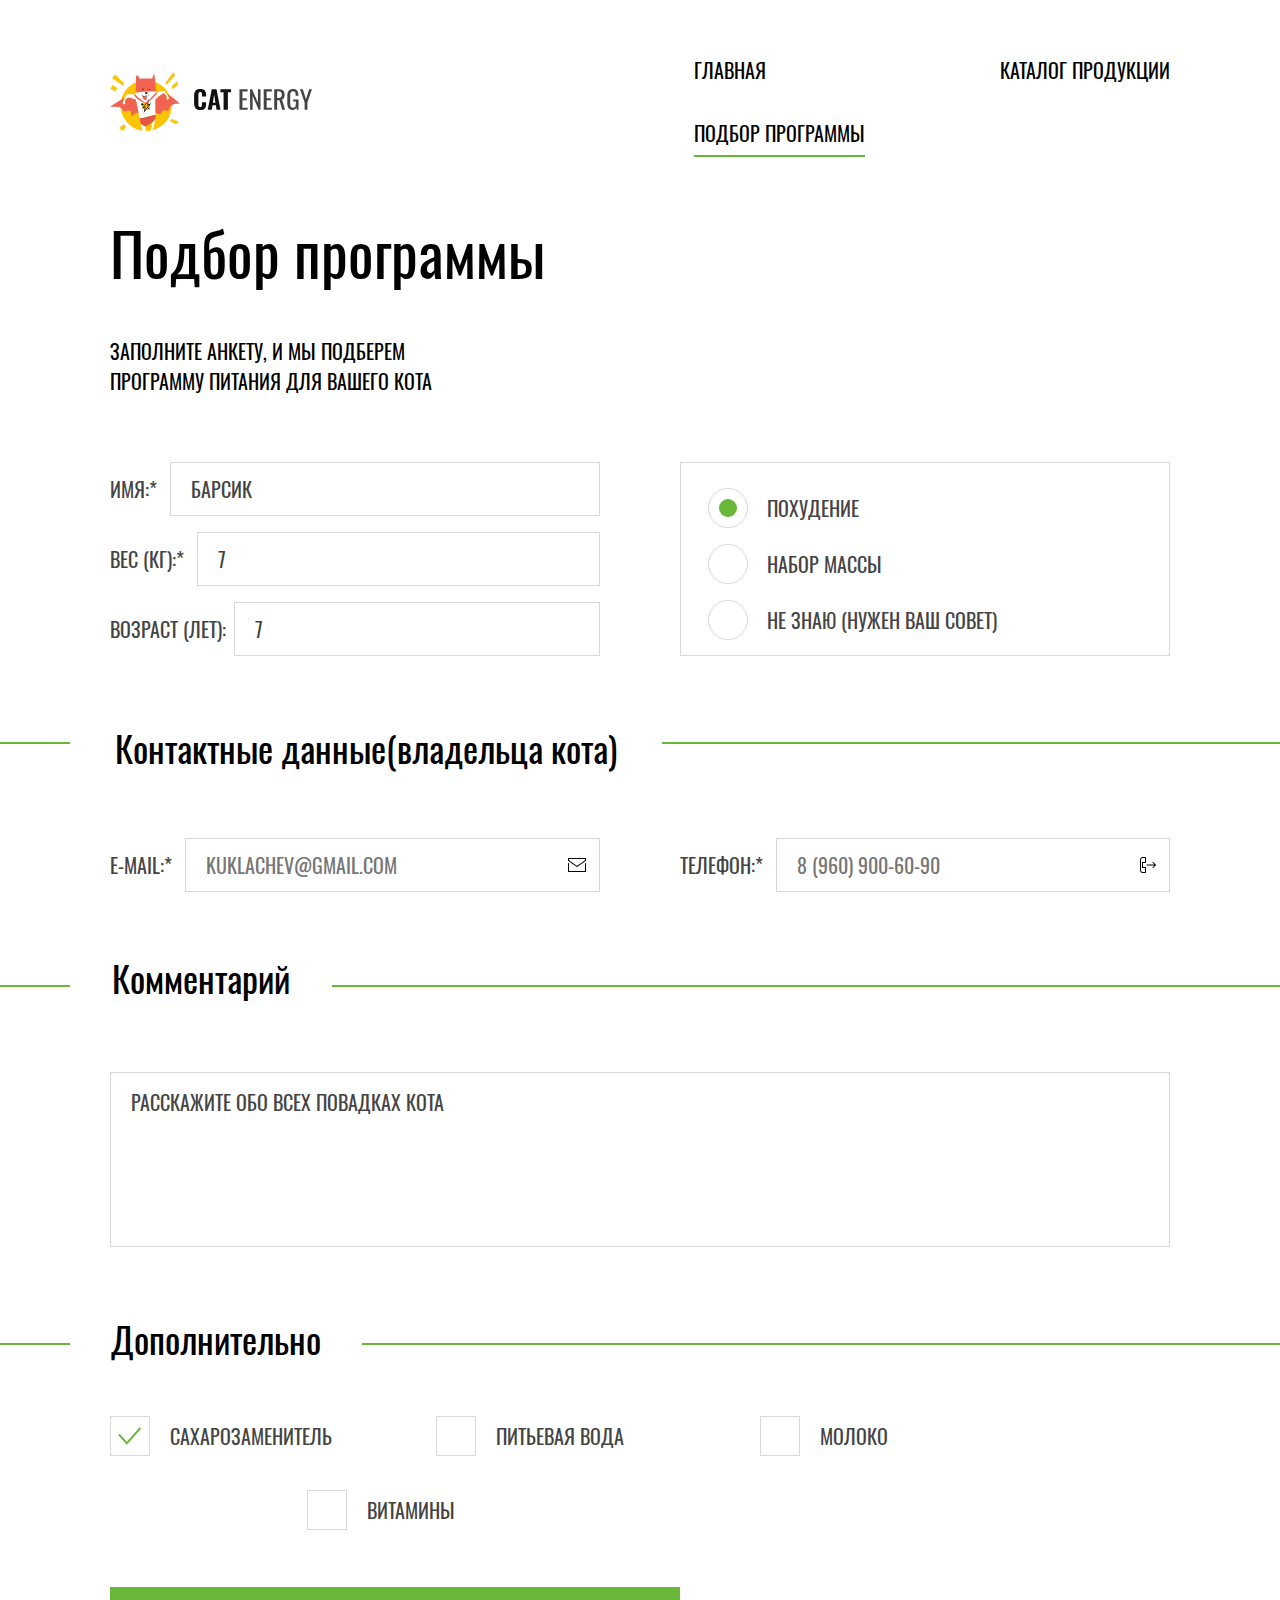
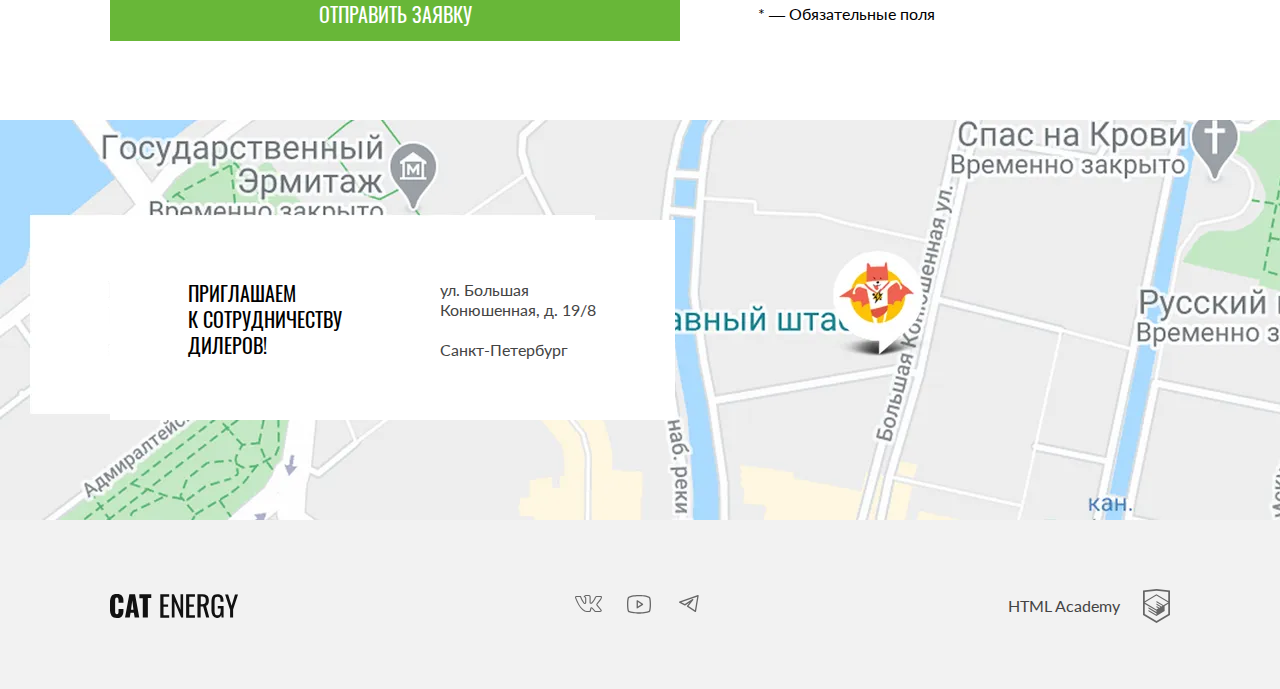
<file: 1/programs.html>
<!DOCTYPE html><html class="page" lang="ru"><head><meta charset="UTF-8"><title>Кэт Энэрджи</title><meta name="viewport" content="width=device-width,initial-scale=1"><link rel="icon" href="favicon.ico"><link rel="icon" href="favicons/icon.svg.svg" type="image/svg+xml"><link rel="apple-touch-icon" href="favicons/apple.png"><link rel="manifest" href="manifest.webmanifest"><link rel="stylesheet" href="styles/styles.css"></head><body class="page__body"><div class="page__container"><header class="main-header" data-test="header"><div class="main-header__container"><a class="main-header__logo logo" href="index.html"><picture><source media="(min-width:1220px)" width="70" height="59" type="image/svg+xml" srcset="images/logo-desktop.svg"><source media="(min-width:708px)" width="60" height="50" type="image/svg+xml" srcset="images/logo_pic.svg"><img class="logo__pic" src="images/logo-mobile.svg" alt="Логотип Кэт Энерджи" width="33" height="38"></picture><picture><source media="(min-width:1220px)" width="118" height="21" type="image/svg+xml" srcset="images/logo_text.svg"><source media="(min-width:708px)" width="101" height="18" type="image/svg+xml" srcset="images/logo_text.svg"><img class="logo__text" src="images/logo-mobile-text.svg" alt="Текст логотипа" width="101" height="18"></picture></a><div class="hamburger"><span class="visually-hidden">Открыть меню</span> <span></span> <span></span> <span></span></div></div><nav class="main-nav"><ul class="main-nav__list site-list"><li class="site-list__item"><a class="site-list__link site-list__link--catalog" href="index.html">главная</a></li><li class="site-list__item"><a class="site-list__link site-list__link--catalog" href="catalog.html">Каталог продукции</a></li><li class="site-list__item"><a class="site-list__link site-list__link--catalog site-list__link--current" href="programs.html">подбор программы</a></li></ul></nav></header><main class="main-container"><section class="main-container__form"><h2 class="visually-hidden">Форма для кота</h2><form class="main-container__form programs-form" action="#"><div class="programs-form__wrapper"><h1 class="main-container__title main-title">Подбор программы</h1><span class="main-container__description">Заполните анкету, и мы подберем<br>программу питания для вашего кота</span><div class="programs-form__box"><div class="programs-form__container"><ul class="programs-form__list"><li class="programs-form__item"><label class="programs-form__label" for="name">ИМЯ:*</label> <input class="programs-form__input" id="name" type="text" name="name" value="Барсик"></li><li class="programs-form__item"><label class="programs-form__label" for="weight">Вес (кг):*</label> <input class="programs-form__input" id="weight" type="text" name="name" value="7"></li><li class="programs-form__item"><label class="programs-form__label" for="age">Возраст (лет):</label> <input class="programs-form__input" id="age" type="text" name="name" value="7"></li></ul></div><div class="programs-form__container programs-form__container--radio"><ul class="programs-form__list"><li class="programs-form__item"><label class="programs-form__label"><input class="visually-hidden control-input-radio" type="radio" name="product-group" value="loss" checked="checked"> <span class="custom-radio"><span class="custom-radio__checkmark"></span> </span>похудение</label></li><li class="programs-form__item"><label class="programs-form__label"><input class="visually-hidden control-input-radio" type="radio" name="product-group" value="weight"> <span class="custom-radio"><span class="custom-radio__checkmark"></span> </span>Набор массы</label></li><li class="programs-form__item"><label class="programs-form__label"><input class="visually-hidden control-input-radio" type="radio" name="product-group" value="advice"> <span class="custom-radio"><span class="custom-radio__checkmark"></span> </span>Не знаю (Нужен ваш совет)</label></li></ul></div></div></div></form></section><section class="main-container__form"><form class="main-container__form contacts-form" action="#"><div class="contacts-form__wrapper"><h2 class="contacts-form__title">Контактные данные<br>(владельца кота)</h2><div class="contacts-form__container"><label class="contacts-form__label">E-mail:* <input class="contacts-form__input contacts-form__input--email" name="email" type="text" placeholder="kuklachev@gmail.com"></label> <label class="contacts-form__label">Телефон:* <input class="contacts-form__input contacts-form__input--phone" name="phone" type="number" placeholder="8 (960) 900-60-90"></label></div></div></form></section><section class="main-container__form"><form class="main-container__form comments-form" action="#"><div class="comments-form__wrapper"><h2 class="comments-form__title">Комментарий</h2><label class="visually-hidden" for="comment">Комментарий</label> <textarea class="comments-form__textarea" name="comment" id="comment">Расскажите обо всех повАдках кота</textarea></div></form></section><section class="main-container__form"><form class="main-container__form additional-form" action="#"><div class="additional-form__wrapper"><h2 class="additional-form__title">Дополнительно</h2><ul class="additional-form__list"><li class="additional-form__item"><label class="additional-form__label"><input class="visually-hidden control-input-checkbox" type="checkbox" name="sugar" checked="checked"> <span class="custom-checkbox"><span class="custom-checkbox__checkmark"></span> </span>сахарозаменитель</label></li><li class="additional-form__item"><label class="additional-form__label"><input class="visually-hidden control-input-checkbox" type="checkbox" name="water"> <span class="custom-checkbox"><span class="custom-checkbox__checkmark"></span> </span>питьевая вода</label></li><li class="additional-form__item"><label class="additional-form__label"><input class="visually-hidden control-input-checkbox" type="checkbox" name="milk"> <span class="custom-checkbox"><span class="custom-checkbox__checkmark"></span> </span>молоко</label></li><li class="additional-form__item"><label class="additional-form__label"><input class="visually-hidden control-input-checkbox" type="checkbox" name="vitamins"> <span class="custom-checkbox"><span class="custom-checkbox__checkmark"></span> </span>витамины</label></li></ul><div class="additional-form__container"><button class="button additional-form__button" type="submit">отправить заявку</button> <span class="additional-form__required">* — Обязательные поля</span></div></div></form></section><section class="main-container__map map"><h2 class="visually-hidden">Карта</h2><div class="map__wrapper"><div class="map__adress adress adress--gray"><span class="adress__text">приглашаем<br>к сотрудничеству дилеров!</span><div class="adress__info"><span class="adress__description basic-description">ул. Большая Конюшенная, д. 19/8</span> <span class="adress__city">Санкт-Петербург</span></div></div><div class="map__field" id="map" style="width:100%;"></div></div></section></main><footer class="main-footer"><div class="main-footer__wrapper"><a class="main-footer__logo" href="#"><img class="main-footer__logo-icon" src="images/footer-logo.svg" alt="Кэт Энерджи логотип" width="128" height="24"></a><div class="main-footer__social social"><ul class="social__list"><li class="social__item"><a class="social__link" href="#"><span class="visually-hidden">Вконтакте</span> <svg class="social__link-icon" width="27" height="17" viewBox="0 0 27 17" xmlns="http://www.w3.org/2000/svg"><path d="M0 2.33876C0 1.48373 0.515103 1.02268 1.54531 0.955621L5.51515 0.980769C5.78158 0.980769 5.95921 1.10651 6.04802 1.35799C6.45655 2.61538 6.91392 3.70094 7.42014 4.61465C7.92637 5.52835 8.58801 6.58038 9.40507 7.77071C9.47611 7.9216 9.59157 7.99704 9.75143 7.99704C9.87576 7.99704 9.97345 7.93836 10.0445 7.82101L10.1244 7.54438L10.1511 3.19379C10.1511 2.89201 10.0756 2.69083 9.92461 2.59024C9.77363 2.48965 9.49388 2.4142 9.08535 2.36391C8.76563 2.31361 8.60577 2.12919 8.60577 1.81065C8.60577 1.74359 8.61465 1.69329 8.63241 1.65976C9.00542 0.57002 10.0711 0.0251479 11.8296 0.0251479L13.3216 0C13.9966 0 14.5561 0.15927 15.0001 0.477811C15.4442 0.796351 15.6662 1.29931 15.6662 1.98669V7.69527C15.7906 7.77909 15.906 7.82101 16.0126 7.82101C16.279 7.82101 16.5099 7.67012 16.7053 7.36834C18.6592 4.78649 19.716 3.05966 19.8759 2.18787C19.8759 2.1711 19.8936 2.12919 19.9291 2.06213C20.0535 1.81065 20.2577 1.5927 20.5419 1.40828C20.8261 1.22387 21.0748 1.09813 21.288 1.03107C21.359 0.997535 21.4389 0.980769 21.5277 0.980769H25.6574L25.9239 1.00592C26.2791 1.00592 26.5544 1.16519 26.7498 1.48373C26.8209 1.58432 26.8697 1.69329 26.8964 1.81065C26.923 1.92801 26.9408 2.04536 26.9496 2.16272C26.9585 2.28008 26.963 2.34714 26.963 2.36391V2.53994C26.8386 3.22732 26.5233 3.9608 26.0171 4.74038C25.5109 5.51997 24.867 6.36243 24.0855 7.26775C23.304 8.17308 22.8155 8.76825 22.6201 9.05326C22.4603 9.25444 22.3803 9.43886 22.3803 9.60651C22.3803 9.74063 22.4514 9.89152 22.5935 10.0592L26.4834 14.6864C26.6965 14.9546 26.8031 15.248 26.8031 15.5666C26.8031 15.9522 26.6432 16.2707 26.3235 16.5222C26.0038 16.7737 25.6219 16.9162 25.1779 16.9497L24.7249 16.9749H20.6752C20.6574 16.9749 20.6219 16.979 20.5686 16.9874C20.5153 16.9958 20.4798 17 20.462 17C20.0712 17 19.7071 16.8407 19.3696 16.5222C19.2453 16.3881 18.4105 15.3989 16.8652 13.5547C16.7764 13.4374 16.652 13.3284 16.4922 13.2278C16.4211 13.4961 16.3279 13.8817 16.2124 14.3846C16.097 14.8876 16.0126 15.248 15.9593 15.466L15.8794 15.8935C15.7018 16.4803 15.3287 16.8323 14.7604 16.9497L14.3874 16.9749H11.7763C10.3021 16.9749 8.83224 16.3378 7.36686 15.0636C5.90148 13.7894 4.58264 12.1423 3.41034 10.122C2.23803 8.10182 1.14566 5.75049 0.133216 3.06805C0.0444054 2.8501 0 2.607 0 2.33876ZM16.0126 8.85207C15.6396 8.85207 15.3021 8.75567 15.0001 8.56287C14.6982 8.37007 14.5472 8.10602 14.5472 7.77071V1.98669C14.5472 1.65138 14.4584 1.41248 14.2808 1.26997C14.1032 1.12747 13.7923 1.05621 13.3483 1.05621L11.8296 1.10651C11.0658 1.10651 10.4886 1.23225 10.0978 1.48373C10.8793 1.8358 11.2701 2.40582 11.2701 3.19379V7.61982C11.2346 8.03895 11.0569 8.38683 10.7372 8.66346C10.4175 8.94009 10.0623 9.0784 9.6715 9.0784C9.13863 9.0784 8.7301 8.83531 8.44591 8.34911C7.06046 6.37081 6.03025 4.4931 5.35529 2.71598L5.1155 2.06213L1.57195 2.03698C1.34104 2.03698 1.21227 2.04956 1.18562 2.0747C1.15898 2.09985 1.14566 2.1711 1.14566 2.28846C1.14566 2.43935 1.16342 2.59862 1.19895 2.76627L1.75845 4.17456C3.25048 7.81262 4.87127 10.6795 6.62085 12.7751C8.37042 14.8708 10.0889 15.9186 11.7763 15.9186H14.4406C14.5472 15.9186 14.6271 15.8893 14.6804 15.8306C14.7337 15.7719 14.7781 15.6588 14.8136 15.4911L14.8669 15.2396L15.3732 13.0266C15.5152 12.7249 15.6396 12.5237 15.7462 12.4231C15.9415 12.2387 16.1725 12.1465 16.4389 12.1465C16.8652 12.1465 17.3003 12.3895 17.7444 12.8757L20.0091 15.5917C20.1512 15.8097 20.3022 15.9186 20.462 15.9186H24.8581C25.391 15.9186 25.6574 15.7929 25.6574 15.5414C25.6574 15.4576 25.6308 15.3738 25.5775 15.2899L21.7142 10.7382C21.4123 10.3861 21.2613 10.0089 21.2613 9.60651C21.2613 9.20414 21.4034 8.81854 21.6876 8.4497C21.9185 8.1144 22.367 7.55695 23.0331 6.77737C23.6992 5.99778 24.2809 5.26849 24.7782 4.5895C25.2756 3.9105 25.6042 3.29438 25.764 2.74112L25.8439 2.4142C25.8262 2.38067 25.8173 2.32618 25.8173 2.25074C25.8173 2.1753 25.8084 2.11243 25.7907 2.06213H21.6077C21.3412 2.16272 21.1281 2.31361 20.9682 2.51479L20.8084 2.9926C20.3643 4.14941 19.2009 5.93491 17.3181 8.34911C16.9451 8.68442 16.5099 8.85207 16.0126 8.85207Z"/></svg></a></li><li class="social__item"><a class="social__link" href="#"><span class="visually-hidden">Ютуб</span> <svg class="social__link-icon" width="24" height="19" viewBox="0 0 24 19" xmlns="http://www.w3.org/2000/svg"><path d="M15.8509 8.79275L10.6145 5.30184C10.5159 5.23691 10.4016 5.19985 10.2837 5.19459C10.1657 5.18934 10.0486 5.21608 9.94459 5.27198C9.84061 5.32789 9.75368 5.41087 9.69302 5.51215C9.63236 5.61343 9.60022 5.72924 9.6 5.84729V12.8291C9.60013 12.9481 9.6327 13.0648 9.69421 13.1667C9.75572 13.2686 9.84384 13.3518 9.94909 13.4073C10.0524 13.4631 10.1691 13.4895 10.2864 13.4837C10.4037 13.478 10.5172 13.4402 10.6145 13.3746L15.8509 9.88366C15.9409 9.82395 16.0148 9.7429 16.0658 9.64772C16.1169 9.55255 16.1436 9.44621 16.1436 9.3382C16.1436 9.23019 16.1169 9.12385 16.0658 9.02868C16.0148 8.93351 15.9409 8.85245 15.8509 8.79275ZM10.9091 11.6073V7.06911L14.3127 9.3382L10.9091 11.6073ZM23.3891 3.04366C23.2942 2.67547 23.1131 2.33511 22.8609 2.05061C22.6086 1.76611 22.2924 1.54561 21.9382 1.40729C18.2182 -0.0217993 12.2509 1.91553e-05 12 1.91553e-05C11.7491 1.91553e-05 5.78182 -0.0217993 2.06182 1.40729C1.70764 1.54561 1.3914 1.76611 1.13914 2.05061C0.886889 2.33511 0.705838 2.67547 0.610909 3.04366C0.327273 4.11275 0 6.07638 0 9.3382C0 12.6 0.327273 14.5637 0.610909 15.6327C0.705838 16.0009 0.886889 16.3413 1.13914 16.6258C1.3914 16.9103 1.70764 17.1308 2.06182 17.2691C5.78182 18.6982 11.7491 18.6764 12 18.6764H12.0764C12.8291 18.6764 18.3927 18.6327 21.9382 17.2691C22.2924 17.1308 22.6086 16.9103 22.8609 16.6258C23.1131 16.3413 23.2942 16.0009 23.3891 15.6327C23.6727 14.5637 24 12.6 24 9.3382C24 6.07638 23.6727 4.11275 23.3891 3.04366ZM22.1236 15.3055C22.0807 15.472 21.999 15.6259 21.8853 15.7548C21.7715 15.8838 21.6289 15.984 21.4691 16.0473C17.9782 17.3891 12.0655 17.3673 12 17.3673C11.9345 17.3673 6.02182 17.3891 2.53091 16.0473C2.37107 15.984 2.22846 15.8838 2.11471 15.7548C2.00096 15.6259 1.91929 15.472 1.87636 15.3055C1.61455 14.3018 1.30909 12.4582 1.30909 9.3382C1.30909 6.2182 1.61455 4.37457 1.87636 3.37093C1.91929 3.20445 2.00096 3.05047 2.11471 2.92156C2.22846 2.79264 2.37107 2.69243 2.53091 2.62911C6.02182 1.28729 11.9345 1.30911 12 1.30911C12.0655 1.30911 17.9782 1.28729 21.4691 2.62911C21.6289 2.69243 21.7715 2.79264 21.8853 2.92156C21.999 3.05047 22.0807 3.20445 22.1236 3.37093C22.3855 4.37457 22.6909 6.2182 22.6909 9.3382C22.6909 12.4582 22.3855 14.3018 22.1236 15.3055Z"/></svg></a></li><li class="social__item"><a class="social__link" href="#"><span class="visually-hidden">Телеграмм</span> <svg class="social__link-icon" width="20" height="18" viewBox="0 0 20 18" xmlns="http://www.w3.org/2000/svg"><path fill-rule="evenodd" clip-rule="evenodd" d="M19.4608 0.152905C19.6393 0.302216 19.7255 0.534898 19.6872 0.764481L17.0611 16.5214C17.0244 16.7411 16.8789 16.9273 16.6745 17.0159C16.47 17.1045 16.2346 17.0833 16.0493 16.9597L8.17082 11.7074C8.01771 11.6054 7.91447 11.4437 7.88624 11.2619C7.858 11.08 7.90738 10.8947 8.02233 10.751L10.633 7.48773L6.27303 10.3944C6.077 10.525 5.82597 10.5407 5.61524 10.4353L0.362931 7.80915C0.127693 7.69153 -0.0146529 7.44488 0.00119976 7.18235C0.0170525 6.91983 0.188044 6.6921 0.435726 6.60364L18.8188 0.0382579C19.038 -0.0400244 19.2822 0.00359465 19.4608 0.152905ZM2.32626 7.32275L5.86168 9.09046L13.4231 4.0495C13.6925 3.86994 14.0525 3.91349 14.2712 4.1521C14.49 4.3907 14.5022 4.75314 14.3 5.00591L9.49502 11.0121L15.9328 15.3039L18.2083 1.65058L2.32626 7.32275Z"/></svg></a></li></ul></div><div class="main-footer__autor autor"><a class="autor__link" href="https://htmlacademy.ru/intensive/adaptive"><span class="autor__link-text">HTML Academy</span> <svg class="autor__link-img" width="27" height="34" viewBox="0 0 27 34" xmlns="http://www.w3.org/2000/svg"><path d="M13.6426 0.0157537L13.5 0L0 1.40733V26.0129L13.5 34L27 26.0129V1.40733L13.6426 0.0157537ZM25.2344 25.0151L13.5 31.9573L1.76561 25.0151V14.9293L13.4507 21.8451L13.4701 23.0984L5.45351 18.3548L5.44295 19.5801L13.4894 24.3885L13.5088 25.675L5.46408 20.9174L5.45351 22.1427L13.5 26.9511L21.6239 22.1182V20.8929V16.909L25.2432 14.7595L25.2344 25.0151ZM25.2344 13.4519L22.0147 15.3319L20.5325 16.2071L13.4666 12.0201L13.456 13.2454L19.4957 16.818L19.4429 16.8495L19.3126 16.9247L18.4536 17.4166L13.4666 14.4689L13.456 15.6942L17.3921 18.0222L16.4591 18.6314L16.438 18.6436L13.4666 16.902L13.456 18.1273L15.4029 19.2615L13.4155 20.4483L1.7973 13.5762L13.4349 6.61831L25.2344 13.4519ZM25.2344 12.2266L13.4401 5.31075L1.76561 12.2196V2.9897L13.5 1.76442L25.2344 2.9897V12.2266Z"/></svg></a></div></div></footer></div><script src="https://api-maps.yandex.ru/2.1/?apikey=b741650d-aeca-472d-a761-ce8550b60bb1&lang=ru_RU" defer="defer"></script><script src="scripts/index.js" defer="defer"></script></body></html>
</file>
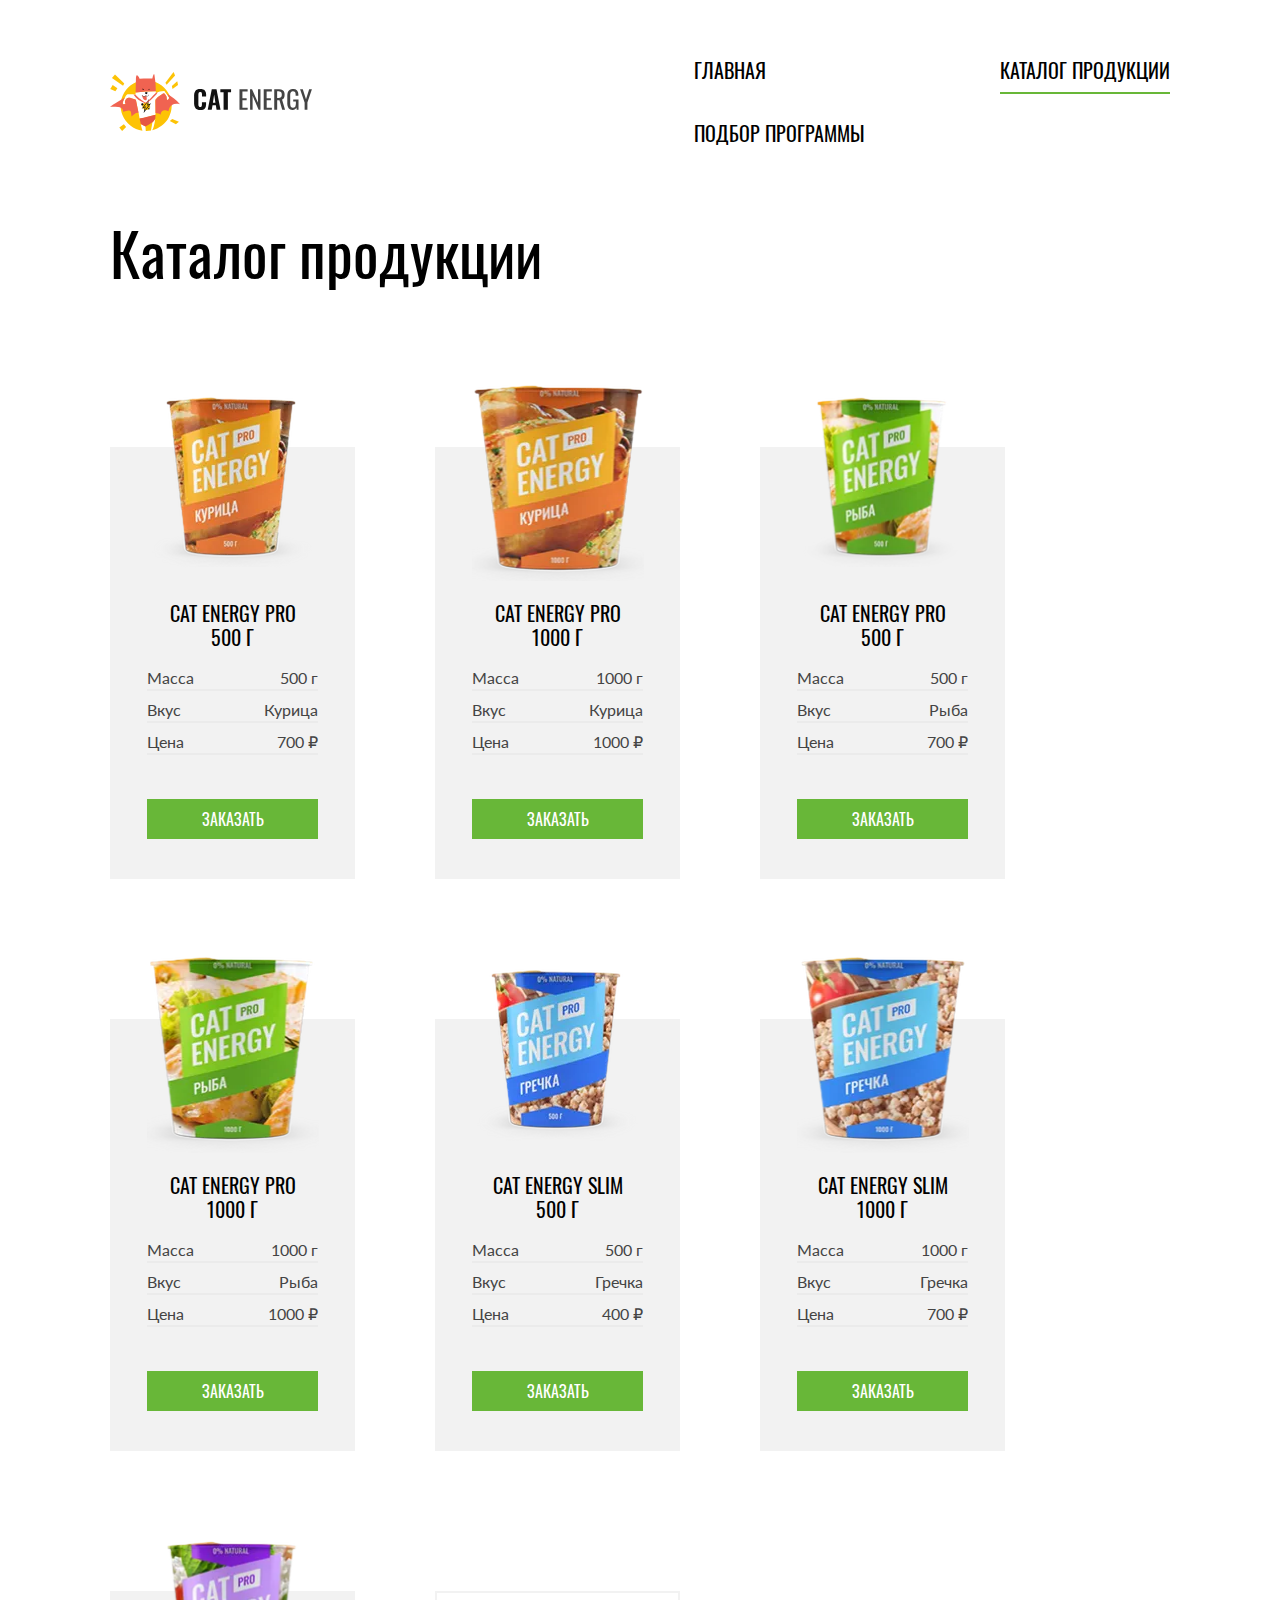
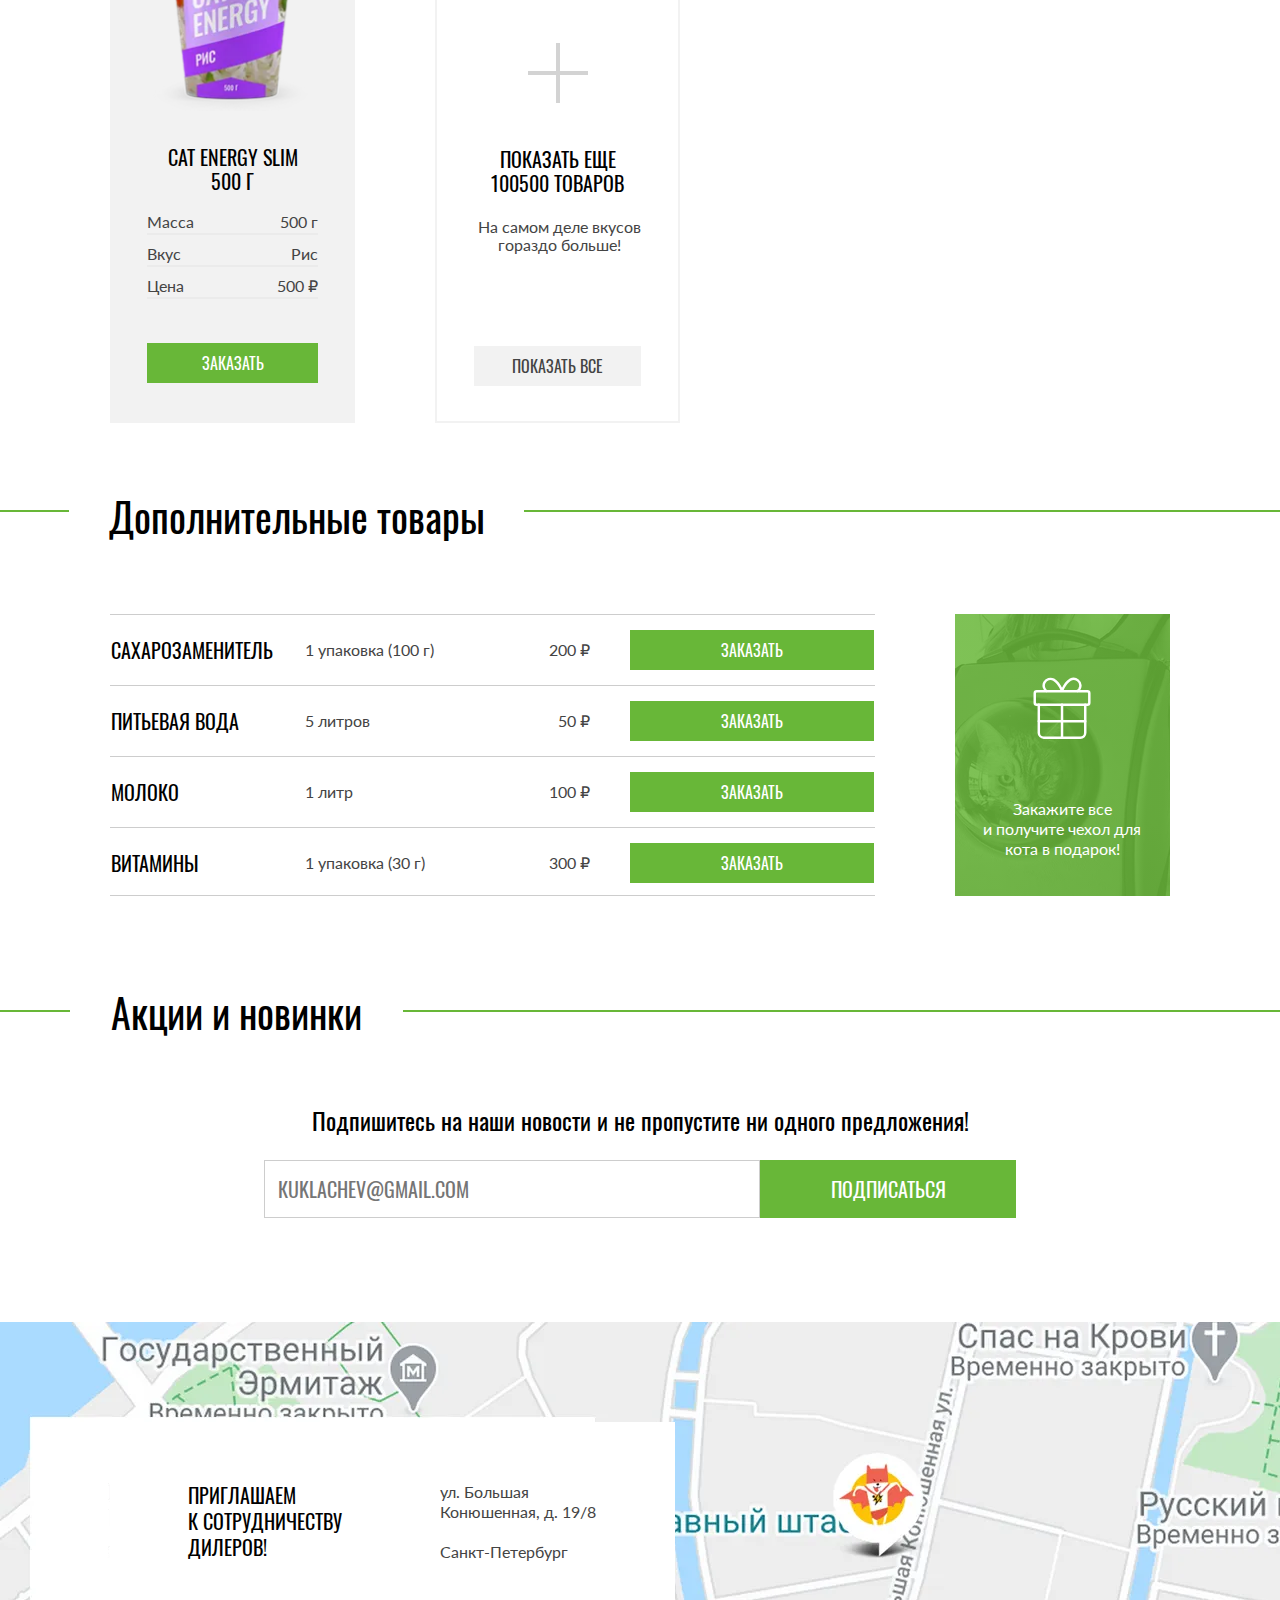
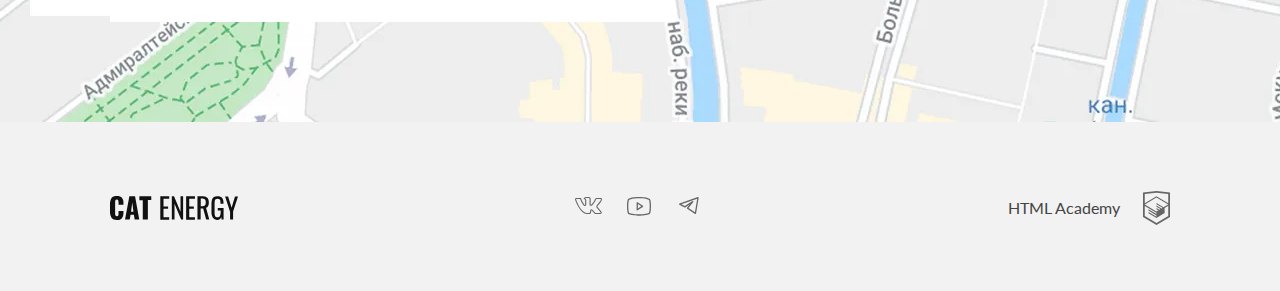
<file: 2/catalog.html>
<!DOCTYPE html><html class="page" lang="ru"><head><meta charset="UTF-8"><meta name="viewport" content="width=device-width,initial-scale=1"><title>Кэт Энерджи</title><link rel="icon" href="favicon.ico"><link rel="icon" href="favicons/icon.svg.svg" type="image/svg+xml"><link rel="apple-touch-icon" href="favicons/apple.png"><link rel="manifest" href="manifest.webmanifest"><link rel="stylesheet" href="styles/styles.css"></head><body class="page__body"><div class="page__container"><header class="main-header" data-test="header"><div class="main-header__container"><a class="main-header__logo logo" href="index.html"><picture><source media="(min-width:1220px)" width="70" height="59" type="image/svg+xml" srcset="images/logo-desktop.svg"><source media="(min-width:708px)" width="60" height="50" type="image/svg+xml" srcset="images/logo_pic.svg"><img class="logo__pic" src="images/logo-mobile.svg" alt="Логотип Кэт Энерджи" width="33" height="38"></picture><picture><source media="(min-width:1220px)" width="118" height="21" type="image/svg+xml" srcset="images/logo_text.svg"><source media="(min-width:708px)" width="101" height="18" type="image/svg+xml" srcset="images/logo_text.svg"><img class="logo__text" src="images/logo-mobile-text.svg" alt="Текст логотипа" width="101" height="18"></picture></a><div class="hamburger hamburger--no-js"><span class="visually-hidden">Открыть меню</span> <span></span> <span></span> <span></span></div></div><nav class="main-nav main-nav--no-js"><ul class="main-nav__list site-list"><li class="site-list__item"><a class="site-list__link site-list__link--catalog" href="index.html">главная</a></li><li class="site-list__item"><a class="site-list__link site-list__link--catalog site-list__link--current" href="catalog.html">Каталог продукции</a></li><li class="site-list__item"><a class="site-list__link site-list__link--catalog" href="programs.html">подбор программы</a></li></ul></nav></header><main class="main-container"><div class="main-container__wrapper"><h1 class="main-container__title main-title">Каталог продукции</h1></div><section class="main-container__catalog-cards catalog-cards" data-test="catalog"><h2 class="visually-hidden">Продукция</h2><div class="catalog-cards__wrapper"><ul class="catalog-cards__list catalog-list"><li class="catalog-list__item"><a href="#"><picture><source media="(min-width:1220px)" width="161" height="172" type="image/jpeg" srcset="images/card-chicken-500-desktop@1x.webp, images/card-chicken-500-desktop@2x.webp 2x"><source media="(min-width:708px)" width="161" height="172" type="image/jpeg" srcset="images/card-chicken-500-tablet@1x.webp, images/card-chicken-500-tablet@2x.webp 2x"><img class="catalog-list__img" src="images/card-chicken-500-mobile@1x.webp" srcset="images/card-chicken-500-mobile@2x.webp 2x" alt="Банка с курицей 500 грамм" width="68" height="86"></picture></a><div class="catalog-list__container"><a class="catalog-list__title" href="#">Cat Energy PRO 500 г</a><div class="catalog-list__block"><span class="catalog-list__netto basic-description basic-description--small">Масса</span> <span class="catalog-list__netto basic-description basic-description--small">500 г</span></div><div class="catalog-list__block"><span class="catalog-list__netto basic-description basic-description--small">Вкус</span> <span class="catalog-list__netto basic-description basic-description--small">Курица</span></div><div class="catalog-list__block"><span class="catalog-list__netto basic-description basic-description--small">Цена</span> <span class="catalog-list__netto basic-description basic-description--small">700 ₽</span></div></div><button class="catalog-list__button button" type="button"><span class="button-text">заказать</span></button></li><li class="catalog-list__item"><a href="#"><picture><source media="(min-width:1220px)" width="172" height="196" type="image/jpeg" srcset="images/card-chicken-1000-desktop@1x.webp, images/card-chicken-1000-desktop@2x.webp 2x"><source media="(min-width:708px)" width="168" height="206" type="image/jpeg" srcset="images/card-chicken-1000-tablet@1x.webp, images/card-chicken-1000-tablet@2x.webp 2x"><img class="catalog-list__img catalog-list__img--1000" src="images/card-chicken-1000-mobile@1x.webp" srcset="images/card-chicken-1000-mobile@2x.webp 2x" alt="Банка с курицей 1000 грамм" width="84" height="100"></picture></a><div class="catalog-list__container"><a class="catalog-list__title" href="#">Cat Energy PRO 1000 г</a><div class="catalog-list__block"><span class="catalog-list__netto basic-description basic-description--small">Масса</span> <span class="catalog-list__netto basic-description basic-description--small">1000 г</span></div><div class="catalog-list__block"><span class="catalog-list__netto basic-description basic-description--small">Вкус</span> <span class="catalog-list__netto basic-description basic-description--small">Курица</span></div><div class="catalog-list__block"><span class="catalog-list__netto basic-description basic-description--small">Цена</span> <span class="catalog-list__netto basic-description basic-description--small">1000 ₽</span></div></div><button class="catalog-list__button button" type="button"><span class="button-text">заказать</span></button></li><li class="catalog-list__item"><a href="#"><picture><source media="(min-width:1220px)" width="161" height="172" type="image/jpeg" srcset="images/card-fish-500-desktop@1x.webp, images/card-fish-500-desktop@2x.webp 2x"><source media="(min-width:708px)" width="161" height="172" type="image/jpeg" srcset="images/card-fish-500-tablet@1x.webp, images/card-fish-500-tablet@2x.webp 2x"><img class="catalog-list__img" src="images/card-fish-500-mobile@1x.webp" srcset="images/card-fish-500-mobile@2x.webp 2x" alt="Банка с рыбой 500 грамм" width="68" height="86"></picture></a><div class="catalog-list__container"><a class="catalog-list__title" href="#">Cat Energy PRO 500 г</a><div class="catalog-list__block"><span class="catalog-list__netto basic-description basic-description--small">Масса</span> <span class="catalog-list__netto basic-description basic-description--small">500 г</span></div><div class="catalog-list__block"><span class="catalog-list__netto basic-description basic-description--small">Вкус</span> <span class="catalog-list__netto basic-description basic-description--small">Рыба</span></div><div class="catalog-list__block"><span class="catalog-list__netto basic-description basic-description--small">Цена</span> <span class="catalog-list__netto basic-description basic-description--small">700 ₽</span></div></div><button class="catalog-list__button button" type="button"><span class="button-text">заказать</span></button></li><li class="catalog-list__item"><a href="#"><picture><source media="(min-width:1220px)" width="172" height="196" type="image/jpeg" srcset="images/card-fish-1000-desktop@1x.webp, images/card-fish-1000-desktop@2x.webp 2x"><source media="(min-width:708px)" width="168" height="206" type="image/jpeg" srcset="images/card-fish-1000-tablet@1x.webp, images/card-fish-1000-tablet@2x.webp 2x"><img class="catalog-list__img catalog-list__img--1000" src="images/card-fish-1000-mobile@1x.webp" srcset="images/card-fish-1000-mobile@2x.webp 2x" alt="Банка с рыбой 1000 грамм" width="84" height="100"></picture></a><div class="catalog-list__container"><a class="catalog-list__title" href="#">Cat Energy PRO 1000 г</a><div class="catalog-list__block"><span class="catalog-list__netto basic-description basic-description--small">Масса</span> <span class="catalog-list__netto basic-description basic-description--small">1000 г</span></div><div class="catalog-list__block"><span class="catalog-list__netto basic-description basic-description--small">Вкус</span> <span class="catalog-list__netto basic-description basic-description--small">Рыба</span></div><div class="catalog-list__block"><span class="catalog-list__netto basic-description basic-description--small">Цена</span> <span class="catalog-list__netto basic-description basic-description--small">1000 ₽</span></div></div><button class="catalog-list__button button" type="button"><span class="button-text">заказать</span></button></li><li class="catalog-list__item"><a href="#"><picture><source media="(min-width:1200px)" width="161" height="172" type="image/jpeg" srcset="images/card-buckwheat-500-desktop@1x.webp, images/card-buckwheat-500-desktop@2x.webp 2x"><source media="(min-width:708px)" width="161" height="172" type="image/jpeg" srcset="images/card-buckwheat-500-tablet@1x.webp, images/card-buckwheat-500-tablet@2x.webp 2x"><img class="catalog-list__img" src="images/card-buckwheat-500-mobile@1x.webp" srcset="images/card-buckwheat-500-mobile@2x.webp 2x" alt="Банка с гречкой 500 грамм" width="68" height="86"></picture></a><div class="catalog-list__container"><a class="catalog-list__title" href="#">Cat Energy SLIM 500 г</a><div class="catalog-list__block"><span class="catalog-list__netto basic-description basic-description--small">Масса</span> <span class="catalog-list__netto basic-description basic-description--small">500 г</span></div><div class="catalog-list__block"><span class="catalog-list__netto basic-description basic-description--small">Вкус</span> <span class="catalog-list__netto basic-description basic-description--small">Гречка</span></div><div class="catalog-list__block"><span class="catalog-list__netto basic-description basic-description--small">Цена</span> <span class="catalog-list__netto basic-description basic-description--small">400 ₽</span></div></div><button class="catalog-list__button button" type="button"><span class="button-text">заказать</span></button></li><li class="catalog-list__item"><a href="#"><picture><source media="(min-width:1220px)" width="172" height="196" type="image/jpeg" srcset="images/card-buckwheat-1000-desktop@1x.webp, images/card-buckwheat-1000-desktop@2x.webp 2x"><source media="(min-width:708px)" width="168" height="206" type="image/jpeg" srcset="images/card-buckwheat-1000-tablet@1x.webp, images/card-buckwheat-1000-tablet@2x.webp 2x"><img class="catalog-list__img catalog-list__img--1000" src="images/card-buckwheat-1000-mobile@1x.webp" srcset="images/card-buckwheat-1000-mobile@2x.webp 2x" alt="Банка с гречкой 1000 грамм" width="84" height="100"></picture></a><div class="catalog-list__container"><a class="catalog-list__title" href="#">Cat Energy SLIM 1000 г</a><div class="catalog-list__block"><span class="catalog-list__netto basic-description basic-description--small">Масса</span> <span class="catalog-list__netto basic-description basic-description--small">1000 г</span></div><div class="catalog-list__block"><span class="catalog-list__netto basic-description basic-description--small">Вкус</span> <span class="catalog-list__netto basic-description basic-description--small">Гречка</span></div><div class="catalog-list__block"><span class="catalog-list__netto basic-description basic-description--small">Цена</span> <span class="catalog-list__netto basic-description basic-description--small">700 ₽</span></div></div><button class="catalog-list__button button" type="button"><span class="button-text">заказать</span></button></li><li class="catalog-list__item"><a href="#"><picture><source media="(min-width:1220px)" width="161" height="172" type="image/jpeg" srcset="images/card-rise-500-desktop@1x.webp, images/card-rise-500-desktop@2x.webp 2x"><source media="(min-width:708px)" width="161" height="172" type="image/jpeg" srcset="images/card-rise-500-tablet@1x.webp, images/card-rise-500-tablet@2x.webp 2x"><img class="catalog-list__img" src="images/card-rise-500-mobile@1x.webp" srcset="images/card-rise-500-mobile@2x.webp 2x" alt="Банка с рисом 500 грамм" width="68" height="86"></picture></a><div class="catalog-list__container"><a class="catalog-list__title" href="#">Cat Energy SLIM 500 г</a><div class="catalog-list__block"><span class="catalog-list__netto basic-description basic-description--small">Масса</span> <span class="catalog-list__netto basic-description basic-description--small">500 г</span></div><div class="catalog-list__block"><span class="catalog-list__netto basic-description basic-description--small">Вкус</span> <span class="catalog-list__netto basic-description basic-description--small">Рис</span></div><div class="catalog-list__block"><span class="catalog-list__netto basic-description basic-description--small">Цена</span> <span class="catalog-list__netto basic-description basic-description--small">500 ₽</span></div></div><button class="catalog-list__button button" type="button"><span class="button-text">заказать</span></button></li><li class="catalog-list__item catalog-list__item--more"><div class="catalog-list__block catalog-list__block--more"><span class="catalog-list__title catalog-list__title--more main-title main-title--small">Показать еще 100500 товаров</span> <span class="catalog-list__description basic-description basic-description--small">На самом деле вкусов гораздо больше!</span></div><button class="catalog-list__button button catalog-list__button--more" type="button">показать все</button></li></ul></div></section><section class="main-container__additional additional" data-test="additional"><div class="additional__wrapper"><h2 class="additional__title">Дополнительные товары</h2><div class="additional__container"><div class="additional__block"><ul class="additional__list additional-list"><li class="additional-list__item"><span class="additional-list__title">Сахарозаменитель</span><div class="additional-list__container"><span class="additional-list__netto basic-description">1 упаковка (100 г)</span> <span class="additional-list__netto basic-description">200 ₽</span></div><button class="additional-list__button button" type="button"><span class="button-text">заказать</span></button></li><li class="additional-list__item"><span class="additional-list__title">Питьевая вода</span><div class="additional-list__container"><span class="additional-list__netto basic-description">5 литров</span> <span class="additional-list__netto basic-description">50 ₽</span></div><button class="additional-list__button button" type="button"><span class="button-text">заказать</span></button></li><li class="additional-list__item"><span class="additional-list__title">молоко</span><div class="additional-list__container"><span class="additional-list__netto basic-description">1 литр</span> <span class="additional-list__netto basic-description">100 ₽</span></div><button class="additional-list__button button" type="button"><span class="button-text">заказать</span></button></li><li class="additional-list__item"><span class="additional-list__title">витамины</span><div class="additional-list__container"><span class="additional-list__netto basic-description">1 упаковка (30 г)</span> <span class="additional-list__netto basic-description">300 ₽</span></div><button class="additional-list__button button" type="button"><span class="button-text">заказать</span></button></li></ul></div><div class="additional__gift"><div class="additional__gift-description">Закажите все<br>и получите чехол для<br>кота в подарок!</div></div></div></div></section><section class="main-container__action action"><div class="action__wrapper"><h2 class="action__title">Акции и новинки</h2><form class="form" action="#"><h3 class="form__title">Подпишитесь на наши новости и не пропустите ни одного предложения!</h3><label class="visually-hidden" for="form-input">Email</label><div class="form__container"><input class="form__input" id="form-input" type="text" name="email" placeholder="кuklachev@gmail.com"> <button class="form__button button" type="submit"><span class="button-text">Подписаться</span></button></div></form></div></section><section class="main-container__map map" data-test="contacts"><h2 class="visually-hidden">Карта</h2><div class="map__wrapper"><div class="map__adress adress adress--gray"><span class="adress__text">приглашаем<br>к сотрудничеству дилеров!</span><div class="adress__info"><span class="adress__description basic-description">ул. Большая Конюшенная, д. 19/8</span> <span class="adress__city">Санкт-Петербург</span></div></div><div class="map__field" id="map" style="width:100%;"></div></div></section></main><footer class="main-footer" data-test="footer"><div class="main-footer__wrapper"><a class="main-footer__logo" href="#"><img class="main-footer__logo-icon" src="images/footer-logo.svg" alt="Кэт Энерджи логотип" width="128" height="24"></a><div class="main-footer__social social"><ul class="social__list"><li class="social__item"><a class="social__link" href="#"><span class="visually-hidden">Вконтакте</span> <svg class="social__link-icon" width="27" height="17" viewBox="0 0 27 17" xmlns="http://www.w3.org/2000/svg"><path d="M0 2.33876C0 1.48373 0.515103 1.02268 1.54531 0.955621L5.51515 0.980769C5.78158 0.980769 5.95921 1.10651 6.04802 1.35799C6.45655 2.61538 6.91392 3.70094 7.42014 4.61465C7.92637 5.52835 8.58801 6.58038 9.40507 7.77071C9.47611 7.9216 9.59157 7.99704 9.75143 7.99704C9.87576 7.99704 9.97345 7.93836 10.0445 7.82101L10.1244 7.54438L10.1511 3.19379C10.1511 2.89201 10.0756 2.69083 9.92461 2.59024C9.77363 2.48965 9.49388 2.4142 9.08535 2.36391C8.76563 2.31361 8.60577 2.12919 8.60577 1.81065C8.60577 1.74359 8.61465 1.69329 8.63241 1.65976C9.00542 0.57002 10.0711 0.0251479 11.8296 0.0251479L13.3216 0C13.9966 0 14.5561 0.15927 15.0001 0.477811C15.4442 0.796351 15.6662 1.29931 15.6662 1.98669V7.69527C15.7906 7.77909 15.906 7.82101 16.0126 7.82101C16.279 7.82101 16.5099 7.67012 16.7053 7.36834C18.6592 4.78649 19.716 3.05966 19.8759 2.18787C19.8759 2.1711 19.8936 2.12919 19.9291 2.06213C20.0535 1.81065 20.2577 1.5927 20.5419 1.40828C20.8261 1.22387 21.0748 1.09813 21.288 1.03107C21.359 0.997535 21.4389 0.980769 21.5277 0.980769H25.6574L25.9239 1.00592C26.2791 1.00592 26.5544 1.16519 26.7498 1.48373C26.8209 1.58432 26.8697 1.69329 26.8964 1.81065C26.923 1.92801 26.9408 2.04536 26.9496 2.16272C26.9585 2.28008 26.963 2.34714 26.963 2.36391V2.53994C26.8386 3.22732 26.5233 3.9608 26.0171 4.74038C25.5109 5.51997 24.867 6.36243 24.0855 7.26775C23.304 8.17308 22.8155 8.76825 22.6201 9.05326C22.4603 9.25444 22.3803 9.43886 22.3803 9.60651C22.3803 9.74063 22.4514 9.89152 22.5935 10.0592L26.4834 14.6864C26.6965 14.9546 26.8031 15.248 26.8031 15.5666C26.8031 15.9522 26.6432 16.2707 26.3235 16.5222C26.0038 16.7737 25.6219 16.9162 25.1779 16.9497L24.7249 16.9749H20.6752C20.6574 16.9749 20.6219 16.979 20.5686 16.9874C20.5153 16.9958 20.4798 17 20.462 17C20.0712 17 19.7071 16.8407 19.3696 16.5222C19.2453 16.3881 18.4105 15.3989 16.8652 13.5547C16.7764 13.4374 16.652 13.3284 16.4922 13.2278C16.4211 13.4961 16.3279 13.8817 16.2124 14.3846C16.097 14.8876 16.0126 15.248 15.9593 15.466L15.8794 15.8935C15.7018 16.4803 15.3287 16.8323 14.7604 16.9497L14.3874 16.9749H11.7763C10.3021 16.9749 8.83224 16.3378 7.36686 15.0636C5.90148 13.7894 4.58264 12.1423 3.41034 10.122C2.23803 8.10182 1.14566 5.75049 0.133216 3.06805C0.0444054 2.8501 0 2.607 0 2.33876ZM16.0126 8.85207C15.6396 8.85207 15.3021 8.75567 15.0001 8.56287C14.6982 8.37007 14.5472 8.10602 14.5472 7.77071V1.98669C14.5472 1.65138 14.4584 1.41248 14.2808 1.26997C14.1032 1.12747 13.7923 1.05621 13.3483 1.05621L11.8296 1.10651C11.0658 1.10651 10.4886 1.23225 10.0978 1.48373C10.8793 1.8358 11.2701 2.40582 11.2701 3.19379V7.61982C11.2346 8.03895 11.0569 8.38683 10.7372 8.66346C10.4175 8.94009 10.0623 9.0784 9.6715 9.0784C9.13863 9.0784 8.7301 8.83531 8.44591 8.34911C7.06046 6.37081 6.03025 4.4931 5.35529 2.71598L5.1155 2.06213L1.57195 2.03698C1.34104 2.03698 1.21227 2.04956 1.18562 2.0747C1.15898 2.09985 1.14566 2.1711 1.14566 2.28846C1.14566 2.43935 1.16342 2.59862 1.19895 2.76627L1.75845 4.17456C3.25048 7.81262 4.87127 10.6795 6.62085 12.7751C8.37042 14.8708 10.0889 15.9186 11.7763 15.9186H14.4406C14.5472 15.9186 14.6271 15.8893 14.6804 15.8306C14.7337 15.7719 14.7781 15.6588 14.8136 15.4911L14.8669 15.2396L15.3732 13.0266C15.5152 12.7249 15.6396 12.5237 15.7462 12.4231C15.9415 12.2387 16.1725 12.1465 16.4389 12.1465C16.8652 12.1465 17.3003 12.3895 17.7444 12.8757L20.0091 15.5917C20.1512 15.8097 20.3022 15.9186 20.462 15.9186H24.8581C25.391 15.9186 25.6574 15.7929 25.6574 15.5414C25.6574 15.4576 25.6308 15.3738 25.5775 15.2899L21.7142 10.7382C21.4123 10.3861 21.2613 10.0089 21.2613 9.60651C21.2613 9.20414 21.4034 8.81854 21.6876 8.4497C21.9185 8.1144 22.367 7.55695 23.0331 6.77737C23.6992 5.99778 24.2809 5.26849 24.7782 4.5895C25.2756 3.9105 25.6042 3.29438 25.764 2.74112L25.8439 2.4142C25.8262 2.38067 25.8173 2.32618 25.8173 2.25074C25.8173 2.1753 25.8084 2.11243 25.7907 2.06213H21.6077C21.3412 2.16272 21.1281 2.31361 20.9682 2.51479L20.8084 2.9926C20.3643 4.14941 19.2009 5.93491 17.3181 8.34911C16.9451 8.68442 16.5099 8.85207 16.0126 8.85207Z"/></svg></a></li><li class="social__item"><a class="social__link" href="#"><span class="visually-hidden">Ютуб</span> <svg class="social__link-icon" width="24" height="19" viewBox="0 0 24 19" xmlns="http://www.w3.org/2000/svg"><path d="M15.8509 8.79275L10.6145 5.30184C10.5159 5.23691 10.4016 5.19985 10.2837 5.19459C10.1657 5.18934 10.0486 5.21608 9.94459 5.27198C9.84061 5.32789 9.75368 5.41087 9.69302 5.51215C9.63236 5.61343 9.60022 5.72924 9.6 5.84729V12.8291C9.60013 12.9481 9.6327 13.0648 9.69421 13.1667C9.75572 13.2686 9.84384 13.3518 9.94909 13.4073C10.0524 13.4631 10.1691 13.4895 10.2864 13.4837C10.4037 13.478 10.5172 13.4402 10.6145 13.3746L15.8509 9.88366C15.9409 9.82395 16.0148 9.7429 16.0658 9.64772C16.1169 9.55255 16.1436 9.44621 16.1436 9.3382C16.1436 9.23019 16.1169 9.12385 16.0658 9.02868C16.0148 8.93351 15.9409 8.85245 15.8509 8.79275ZM10.9091 11.6073V7.06911L14.3127 9.3382L10.9091 11.6073ZM23.3891 3.04366C23.2942 2.67547 23.1131 2.33511 22.8609 2.05061C22.6086 1.76611 22.2924 1.54561 21.9382 1.40729C18.2182 -0.0217993 12.2509 1.91553e-05 12 1.91553e-05C11.7491 1.91553e-05 5.78182 -0.0217993 2.06182 1.40729C1.70764 1.54561 1.3914 1.76611 1.13914 2.05061C0.886889 2.33511 0.705838 2.67547 0.610909 3.04366C0.327273 4.11275 0 6.07638 0 9.3382C0 12.6 0.327273 14.5637 0.610909 15.6327C0.705838 16.0009 0.886889 16.3413 1.13914 16.6258C1.3914 16.9103 1.70764 17.1308 2.06182 17.2691C5.78182 18.6982 11.7491 18.6764 12 18.6764H12.0764C12.8291 18.6764 18.3927 18.6327 21.9382 17.2691C22.2924 17.1308 22.6086 16.9103 22.8609 16.6258C23.1131 16.3413 23.2942 16.0009 23.3891 15.6327C23.6727 14.5637 24 12.6 24 9.3382C24 6.07638 23.6727 4.11275 23.3891 3.04366ZM22.1236 15.3055C22.0807 15.472 21.999 15.6259 21.8853 15.7548C21.7715 15.8838 21.6289 15.984 21.4691 16.0473C17.9782 17.3891 12.0655 17.3673 12 17.3673C11.9345 17.3673 6.02182 17.3891 2.53091 16.0473C2.37107 15.984 2.22846 15.8838 2.11471 15.7548C2.00096 15.6259 1.91929 15.472 1.87636 15.3055C1.61455 14.3018 1.30909 12.4582 1.30909 9.3382C1.30909 6.2182 1.61455 4.37457 1.87636 3.37093C1.91929 3.20445 2.00096 3.05047 2.11471 2.92156C2.22846 2.79264 2.37107 2.69243 2.53091 2.62911C6.02182 1.28729 11.9345 1.30911 12 1.30911C12.0655 1.30911 17.9782 1.28729 21.4691 2.62911C21.6289 2.69243 21.7715 2.79264 21.8853 2.92156C21.999 3.05047 22.0807 3.20445 22.1236 3.37093C22.3855 4.37457 22.6909 6.2182 22.6909 9.3382C22.6909 12.4582 22.3855 14.3018 22.1236 15.3055Z"/></svg></a></li><li class="social__item"><a class="social__link" href="#"><span class="visually-hidden">Телеграмм</span> <svg class="social__link-icon" width="20" height="18" viewBox="0 0 20 18" xmlns="http://www.w3.org/2000/svg"><path fill-rule="evenodd" clip-rule="evenodd" d="M19.4608 0.152905C19.6393 0.302216 19.7255 0.534898 19.6872 0.764481L17.0611 16.5214C17.0244 16.7411 16.8789 16.9273 16.6745 17.0159C16.47 17.1045 16.2346 17.0833 16.0493 16.9597L8.17082 11.7074C8.01771 11.6054 7.91447 11.4437 7.88624 11.2619C7.858 11.08 7.90738 10.8947 8.02233 10.751L10.633 7.48773L6.27303 10.3944C6.077 10.525 5.82597 10.5407 5.61524 10.4353L0.362931 7.80915C0.127693 7.69153 -0.0146529 7.44488 0.00119976 7.18235C0.0170525 6.91983 0.188044 6.6921 0.435726 6.60364L18.8188 0.0382579C19.038 -0.0400244 19.2822 0.00359465 19.4608 0.152905ZM2.32626 7.32275L5.86168 9.09046L13.4231 4.0495C13.6925 3.86994 14.0525 3.91349 14.2712 4.1521C14.49 4.3907 14.5022 4.75314 14.3 5.00591L9.49502 11.0121L15.9328 15.3039L18.2083 1.65058L2.32626 7.32275Z"/></svg></a></li></ul></div><div class="main-footer__autor autor"><a class="autor__link" href="https://htmlacademy.ru/intensive/adaptive"><span class="autor__link-text">HTML Academy</span> <svg class="autor__link-img" width="27" height="34" viewBox="0 0 27 34" xmlns="http://www.w3.org/2000/svg"><path d="M13.6426 0.0157537L13.5 0L0 1.40733V26.0129L13.5 34L27 26.0129V1.40733L13.6426 0.0157537ZM25.2344 25.0151L13.5 31.9573L1.76561 25.0151V14.9293L13.4507 21.8451L13.4701 23.0984L5.45351 18.3548L5.44295 19.5801L13.4894 24.3885L13.5088 25.675L5.46408 20.9174L5.45351 22.1427L13.5 26.9511L21.6239 22.1182V20.8929V16.909L25.2432 14.7595L25.2344 25.0151ZM25.2344 13.4519L22.0147 15.3319L20.5325 16.2071L13.4666 12.0201L13.456 13.2454L19.4957 16.818L19.4429 16.8495L19.3126 16.9247L18.4536 17.4166L13.4666 14.4689L13.456 15.6942L17.3921 18.0222L16.4591 18.6314L16.438 18.6436L13.4666 16.902L13.456 18.1273L15.4029 19.2615L13.4155 20.4483L1.7973 13.5762L13.4349 6.61831L25.2344 13.4519ZM25.2344 12.2266L13.4401 5.31075L1.76561 12.2196V2.9897L13.5 1.76442L25.2344 2.9897V12.2266Z"/></svg></a></div></div></footer></div><script src="https://api-maps.yandex.ru/2.1/?apikey=b741650d-aeca-472d-a761-ce8550b60bb1&lang=ru_RU" defer="defer"></script><script src="scripts/index.js" defer="defer"></script></body></html>
</file>
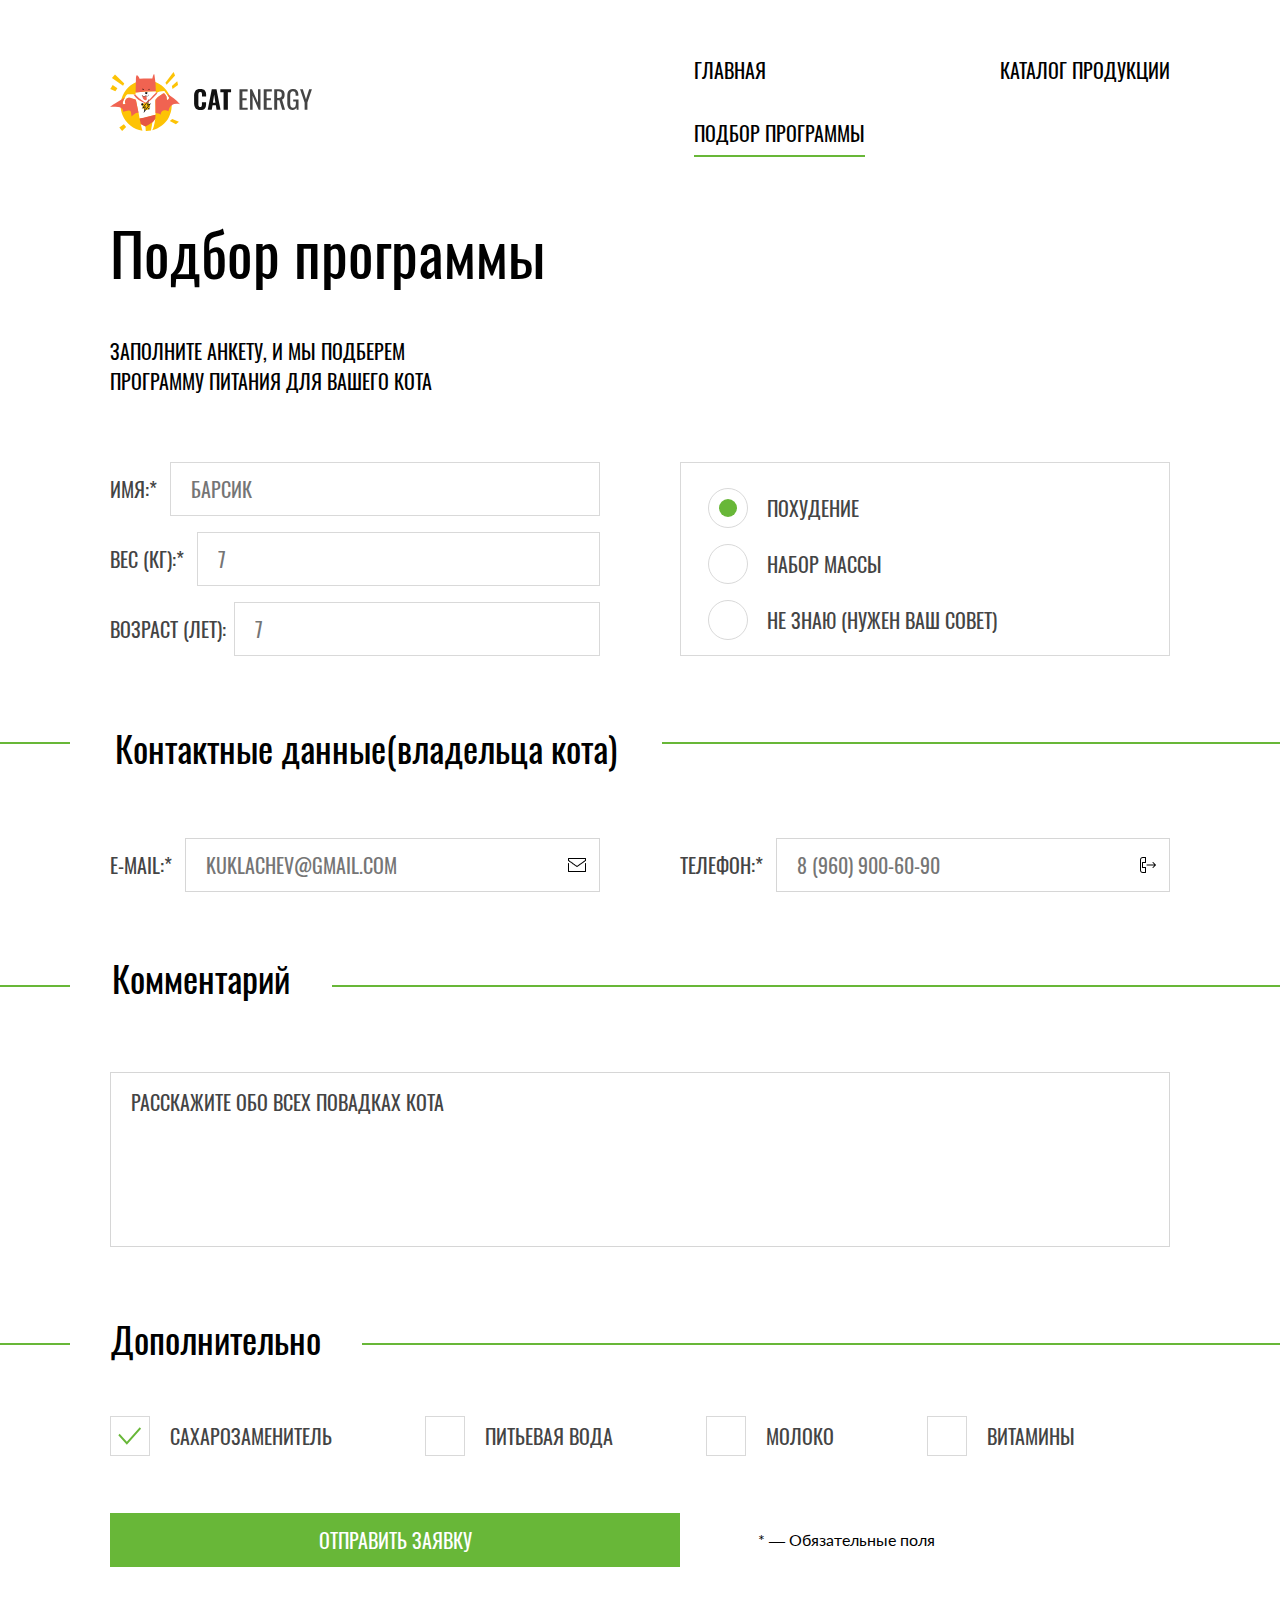
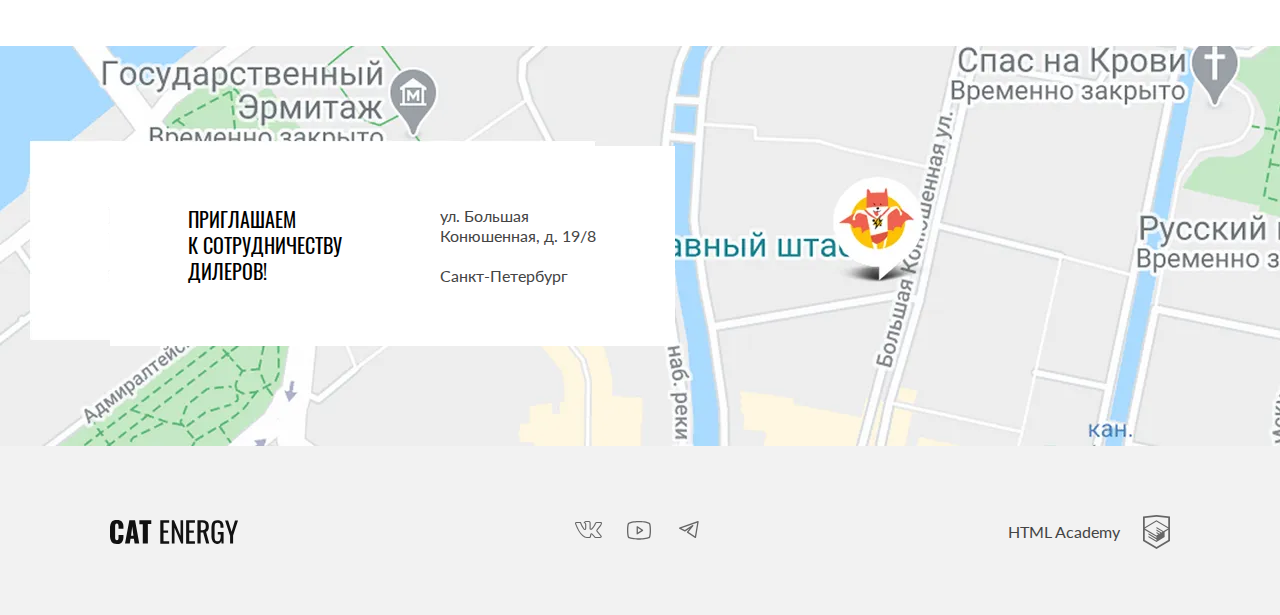
<file: 2/programs.html>
<!DOCTYPE html><html class="page" lang="ru"><head><meta charset="UTF-8"><title>Кэт Энэрджи</title><meta name="viewport" content="width=device-width,initial-scale=1"><link rel="icon" href="favicon.ico"><link rel="icon" href="favicons/icon.svg.svg" type="image/svg+xml"><link rel="apple-touch-icon" href="favicons/apple.png"><link rel="manifest" href="manifest.webmanifest"><link rel="stylesheet" href="styles/styles.css"></head><body class="page__body"><div class="page__container"><header class="main-header" data-test="header"><div class="main-header__container"><a class="main-header__logo logo" href="index.html"><picture><source media="(min-width:1220px)" width="70" height="59" type="image/svg+xml" srcset="images/logo-desktop.svg"><source media="(min-width:708px)" width="60" height="50" type="image/svg+xml" srcset="images/logo_pic.svg"><img class="logo__pic" src="images/logo-mobile.svg" alt="Логотип Кэт Энерджи" width="33" height="38"></picture><picture><source media="(min-width:1220px)" width="118" height="21" type="image/svg+xml" srcset="images/logo_text.svg"><source media="(min-width:708px)" width="101" height="18" type="image/svg+xml" srcset="images/logo_text.svg"><img class="logo__text" src="images/logo-mobile-text.svg" alt="Текст логотипа" width="101" height="18"></picture></a><div class="hamburger hamburger--no-js"><span class="visually-hidden">Открыть меню</span> <span></span> <span></span> <span></span></div></div><nav class="main-nav main-nav--no-js"><ul class="main-nav__list site-list"><li class="site-list__item"><a class="site-list__link site-list__link--catalog" href="index.html">главная</a></li><li class="site-list__item"><a class="site-list__link site-list__link--catalog" href="catalog.html">Каталог продукции</a></li><li class="site-list__item"><a class="site-list__link site-list__link--catalog site-list__link--current" href="programs.html">подбор программы</a></li></ul></nav></header><main class="main-container"><section class="main-container__form"><h2 class="visually-hidden">Форма для кота</h2><form class="main-container__form programs-form" action="#"><div class="programs-form__wrapper"><h1 class="main-container__title main-title">Подбор программы</h1><span class="main-container__description">Заполните анкету, и мы подберем<br>программу питания для вашего кота</span><div class="programs-form__box"><div class="programs-form__container"><ul class="programs-form__list"><li class="programs-form__item"><label class="programs-form__label" for="name">ИМЯ:*</label> <input class="programs-form__input" id="name" type="text" name="name" placeholder="Барсик" required></li><li class="programs-form__item"><label class="programs-form__label" for="weight">Вес (кг):*</label> <input class="programs-form__input" id="weight" type="text" name="name" placeholder="7" required></li><li class="programs-form__item"><label class="programs-form__label" for="age">Возраст (лет):</label> <input class="programs-form__input" id="age" type="text" name="name" placeholder="7" required></li></ul></div><div class="programs-form__container programs-form__container--radio"><ul class="programs-form__list"><li class="programs-form__item"><label class="programs-form__label"><input class="visually-hidden control-input-radio" type="radio" name="product-group" value="loss" checked="checked"> <span class="custom-radio"><span class="custom-radio__checkmark"></span> </span>похудение</label></li><li class="programs-form__item"><label class="programs-form__label"><input class="visually-hidden control-input-radio" type="radio" name="product-group" value="weight"> <span class="custom-radio"><span class="custom-radio__checkmark"></span> </span>Набор массы</label></li><li class="programs-form__item"><label class="programs-form__label"><input class="visually-hidden control-input-radio" type="radio" name="product-group" value="advice"> <span class="custom-radio"><span class="custom-radio__checkmark"></span> </span>Не знаю (Нужен ваш совет)</label></li></ul></div></div></div></form></section><section class="main-container__form"><form class="main-container__form contacts-form" action="#"><div class="contacts-form__wrapper"><h2 class="contacts-form__title">Контактные данные<br>(владельца кота)</h2><div class="contacts-form__container"><label class="contacts-form__label">E-mail:* <input class="contacts-form__input contacts-form__input--email" name="email" type="text" placeholder="kuklachev@gmail.com" required></label> <label class="contacts-form__label">Телефон:* <input class="contacts-form__input contacts-form__input--phone" name="phone" type="text" placeholder="8 (960) 900-60-90" required></label></div></div></form></section><section class="main-container__form"><form class="main-container__form comments-form" action="#"><div class="comments-form__wrapper"><h2 class="comments-form__title">Комментарий</h2><label class="visually-hidden" for="comment">Комментарий</label> <textarea class="comments-form__textarea" name="comment" id="comment">Расскажите обо всех повАдках кота</textarea></div></form></section><section class="main-container__form"><form class="main-container__form additional-form" action="#"><div class="additional-form__wrapper"><h2 class="additional-form__title">Дополнительно</h2><ul class="additional-form__list"><li class="additional-form__item"><label class="additional-form__label"><input class="visually-hidden control-input-checkbox" type="checkbox" name="sugar" checked="checked" required> <span class="custom-checkbox"><span class="custom-checkbox__checkmark"></span> </span>сахарозаменитель</label></li><li class="additional-form__item"><label class="additional-form__label"><input class="visually-hidden control-input-checkbox" type="checkbox" name="water"> <span class="custom-checkbox"><span class="custom-checkbox__checkmark"></span> </span>питьевая вода</label></li><li class="additional-form__item"><label class="additional-form__label"><input class="visually-hidden control-input-checkbox" type="checkbox" name="milk"> <span class="custom-checkbox"><span class="custom-checkbox__checkmark"></span> </span>молоко</label></li><li class="additional-form__item"><label class="additional-form__label"><input class="visually-hidden control-input-checkbox" type="checkbox" name="vitamins"> <span class="custom-checkbox"><span class="custom-checkbox__checkmark"></span> </span>витамины</label></li></ul><div class="additional-form__container"><button class="button additional-form__button" type="submit">отправить заявку</button> <span class="additional-form__required">* — Обязательные поля</span></div></div></form></section><section class="main-container__map map"><h2 class="visually-hidden">Карта</h2><div class="map__wrapper"><div class="map__adress adress adress--gray"><span class="adress__text">приглашаем<br>к сотрудничеству дилеров!</span><div class="adress__info"><span class="adress__description basic-description">ул. Большая Конюшенная, д. 19/8</span> <span class="adress__city">Санкт-Петербург</span></div></div><div class="map__field" id="map" style="width:100%;"></div></div></section></main><footer class="main-footer"><div class="main-footer__wrapper"><a class="main-footer__logo" href="#"><img class="main-footer__logo-icon" src="images/footer-logo.svg" alt="Кэт Энерджи логотип" width="128" height="24"></a><div class="main-footer__social social"><ul class="social__list"><li class="social__item"><a class="social__link" href="#"><span class="visually-hidden">Вконтакте</span> <svg class="social__link-icon" width="27" height="17" viewBox="0 0 27 17" xmlns="http://www.w3.org/2000/svg"><path d="M0 2.33876C0 1.48373 0.515103 1.02268 1.54531 0.955621L5.51515 0.980769C5.78158 0.980769 5.95921 1.10651 6.04802 1.35799C6.45655 2.61538 6.91392 3.70094 7.42014 4.61465C7.92637 5.52835 8.58801 6.58038 9.40507 7.77071C9.47611 7.9216 9.59157 7.99704 9.75143 7.99704C9.87576 7.99704 9.97345 7.93836 10.0445 7.82101L10.1244 7.54438L10.1511 3.19379C10.1511 2.89201 10.0756 2.69083 9.92461 2.59024C9.77363 2.48965 9.49388 2.4142 9.08535 2.36391C8.76563 2.31361 8.60577 2.12919 8.60577 1.81065C8.60577 1.74359 8.61465 1.69329 8.63241 1.65976C9.00542 0.57002 10.0711 0.0251479 11.8296 0.0251479L13.3216 0C13.9966 0 14.5561 0.15927 15.0001 0.477811C15.4442 0.796351 15.6662 1.29931 15.6662 1.98669V7.69527C15.7906 7.77909 15.906 7.82101 16.0126 7.82101C16.279 7.82101 16.5099 7.67012 16.7053 7.36834C18.6592 4.78649 19.716 3.05966 19.8759 2.18787C19.8759 2.1711 19.8936 2.12919 19.9291 2.06213C20.0535 1.81065 20.2577 1.5927 20.5419 1.40828C20.8261 1.22387 21.0748 1.09813 21.288 1.03107C21.359 0.997535 21.4389 0.980769 21.5277 0.980769H25.6574L25.9239 1.00592C26.2791 1.00592 26.5544 1.16519 26.7498 1.48373C26.8209 1.58432 26.8697 1.69329 26.8964 1.81065C26.923 1.92801 26.9408 2.04536 26.9496 2.16272C26.9585 2.28008 26.963 2.34714 26.963 2.36391V2.53994C26.8386 3.22732 26.5233 3.9608 26.0171 4.74038C25.5109 5.51997 24.867 6.36243 24.0855 7.26775C23.304 8.17308 22.8155 8.76825 22.6201 9.05326C22.4603 9.25444 22.3803 9.43886 22.3803 9.60651C22.3803 9.74063 22.4514 9.89152 22.5935 10.0592L26.4834 14.6864C26.6965 14.9546 26.8031 15.248 26.8031 15.5666C26.8031 15.9522 26.6432 16.2707 26.3235 16.5222C26.0038 16.7737 25.6219 16.9162 25.1779 16.9497L24.7249 16.9749H20.6752C20.6574 16.9749 20.6219 16.979 20.5686 16.9874C20.5153 16.9958 20.4798 17 20.462 17C20.0712 17 19.7071 16.8407 19.3696 16.5222C19.2453 16.3881 18.4105 15.3989 16.8652 13.5547C16.7764 13.4374 16.652 13.3284 16.4922 13.2278C16.4211 13.4961 16.3279 13.8817 16.2124 14.3846C16.097 14.8876 16.0126 15.248 15.9593 15.466L15.8794 15.8935C15.7018 16.4803 15.3287 16.8323 14.7604 16.9497L14.3874 16.9749H11.7763C10.3021 16.9749 8.83224 16.3378 7.36686 15.0636C5.90148 13.7894 4.58264 12.1423 3.41034 10.122C2.23803 8.10182 1.14566 5.75049 0.133216 3.06805C0.0444054 2.8501 0 2.607 0 2.33876ZM16.0126 8.85207C15.6396 8.85207 15.3021 8.75567 15.0001 8.56287C14.6982 8.37007 14.5472 8.10602 14.5472 7.77071V1.98669C14.5472 1.65138 14.4584 1.41248 14.2808 1.26997C14.1032 1.12747 13.7923 1.05621 13.3483 1.05621L11.8296 1.10651C11.0658 1.10651 10.4886 1.23225 10.0978 1.48373C10.8793 1.8358 11.2701 2.40582 11.2701 3.19379V7.61982C11.2346 8.03895 11.0569 8.38683 10.7372 8.66346C10.4175 8.94009 10.0623 9.0784 9.6715 9.0784C9.13863 9.0784 8.7301 8.83531 8.44591 8.34911C7.06046 6.37081 6.03025 4.4931 5.35529 2.71598L5.1155 2.06213L1.57195 2.03698C1.34104 2.03698 1.21227 2.04956 1.18562 2.0747C1.15898 2.09985 1.14566 2.1711 1.14566 2.28846C1.14566 2.43935 1.16342 2.59862 1.19895 2.76627L1.75845 4.17456C3.25048 7.81262 4.87127 10.6795 6.62085 12.7751C8.37042 14.8708 10.0889 15.9186 11.7763 15.9186H14.4406C14.5472 15.9186 14.6271 15.8893 14.6804 15.8306C14.7337 15.7719 14.7781 15.6588 14.8136 15.4911L14.8669 15.2396L15.3732 13.0266C15.5152 12.7249 15.6396 12.5237 15.7462 12.4231C15.9415 12.2387 16.1725 12.1465 16.4389 12.1465C16.8652 12.1465 17.3003 12.3895 17.7444 12.8757L20.0091 15.5917C20.1512 15.8097 20.3022 15.9186 20.462 15.9186H24.8581C25.391 15.9186 25.6574 15.7929 25.6574 15.5414C25.6574 15.4576 25.6308 15.3738 25.5775 15.2899L21.7142 10.7382C21.4123 10.3861 21.2613 10.0089 21.2613 9.60651C21.2613 9.20414 21.4034 8.81854 21.6876 8.4497C21.9185 8.1144 22.367 7.55695 23.0331 6.77737C23.6992 5.99778 24.2809 5.26849 24.7782 4.5895C25.2756 3.9105 25.6042 3.29438 25.764 2.74112L25.8439 2.4142C25.8262 2.38067 25.8173 2.32618 25.8173 2.25074C25.8173 2.1753 25.8084 2.11243 25.7907 2.06213H21.6077C21.3412 2.16272 21.1281 2.31361 20.9682 2.51479L20.8084 2.9926C20.3643 4.14941 19.2009 5.93491 17.3181 8.34911C16.9451 8.68442 16.5099 8.85207 16.0126 8.85207Z"/></svg></a></li><li class="social__item"><a class="social__link" href="#"><span class="visually-hidden">Ютуб</span> <svg class="social__link-icon" width="24" height="19" viewBox="0 0 24 19" xmlns="http://www.w3.org/2000/svg"><path d="M15.8509 8.79275L10.6145 5.30184C10.5159 5.23691 10.4016 5.19985 10.2837 5.19459C10.1657 5.18934 10.0486 5.21608 9.94459 5.27198C9.84061 5.32789 9.75368 5.41087 9.69302 5.51215C9.63236 5.61343 9.60022 5.72924 9.6 5.84729V12.8291C9.60013 12.9481 9.6327 13.0648 9.69421 13.1667C9.75572 13.2686 9.84384 13.3518 9.94909 13.4073C10.0524 13.4631 10.1691 13.4895 10.2864 13.4837C10.4037 13.478 10.5172 13.4402 10.6145 13.3746L15.8509 9.88366C15.9409 9.82395 16.0148 9.7429 16.0658 9.64772C16.1169 9.55255 16.1436 9.44621 16.1436 9.3382C16.1436 9.23019 16.1169 9.12385 16.0658 9.02868C16.0148 8.93351 15.9409 8.85245 15.8509 8.79275ZM10.9091 11.6073V7.06911L14.3127 9.3382L10.9091 11.6073ZM23.3891 3.04366C23.2942 2.67547 23.1131 2.33511 22.8609 2.05061C22.6086 1.76611 22.2924 1.54561 21.9382 1.40729C18.2182 -0.0217993 12.2509 1.91553e-05 12 1.91553e-05C11.7491 1.91553e-05 5.78182 -0.0217993 2.06182 1.40729C1.70764 1.54561 1.3914 1.76611 1.13914 2.05061C0.886889 2.33511 0.705838 2.67547 0.610909 3.04366C0.327273 4.11275 0 6.07638 0 9.3382C0 12.6 0.327273 14.5637 0.610909 15.6327C0.705838 16.0009 0.886889 16.3413 1.13914 16.6258C1.3914 16.9103 1.70764 17.1308 2.06182 17.2691C5.78182 18.6982 11.7491 18.6764 12 18.6764H12.0764C12.8291 18.6764 18.3927 18.6327 21.9382 17.2691C22.2924 17.1308 22.6086 16.9103 22.8609 16.6258C23.1131 16.3413 23.2942 16.0009 23.3891 15.6327C23.6727 14.5637 24 12.6 24 9.3382C24 6.07638 23.6727 4.11275 23.3891 3.04366ZM22.1236 15.3055C22.0807 15.472 21.999 15.6259 21.8853 15.7548C21.7715 15.8838 21.6289 15.984 21.4691 16.0473C17.9782 17.3891 12.0655 17.3673 12 17.3673C11.9345 17.3673 6.02182 17.3891 2.53091 16.0473C2.37107 15.984 2.22846 15.8838 2.11471 15.7548C2.00096 15.6259 1.91929 15.472 1.87636 15.3055C1.61455 14.3018 1.30909 12.4582 1.30909 9.3382C1.30909 6.2182 1.61455 4.37457 1.87636 3.37093C1.91929 3.20445 2.00096 3.05047 2.11471 2.92156C2.22846 2.79264 2.37107 2.69243 2.53091 2.62911C6.02182 1.28729 11.9345 1.30911 12 1.30911C12.0655 1.30911 17.9782 1.28729 21.4691 2.62911C21.6289 2.69243 21.7715 2.79264 21.8853 2.92156C21.999 3.05047 22.0807 3.20445 22.1236 3.37093C22.3855 4.37457 22.6909 6.2182 22.6909 9.3382C22.6909 12.4582 22.3855 14.3018 22.1236 15.3055Z"/></svg></a></li><li class="social__item"><a class="social__link" href="#"><span class="visually-hidden">Телеграмм</span> <svg class="social__link-icon" width="20" height="18" viewBox="0 0 20 18" xmlns="http://www.w3.org/2000/svg"><path fill-rule="evenodd" clip-rule="evenodd" d="M19.4608 0.152905C19.6393 0.302216 19.7255 0.534898 19.6872 0.764481L17.0611 16.5214C17.0244 16.7411 16.8789 16.9273 16.6745 17.0159C16.47 17.1045 16.2346 17.0833 16.0493 16.9597L8.17082 11.7074C8.01771 11.6054 7.91447 11.4437 7.88624 11.2619C7.858 11.08 7.90738 10.8947 8.02233 10.751L10.633 7.48773L6.27303 10.3944C6.077 10.525 5.82597 10.5407 5.61524 10.4353L0.362931 7.80915C0.127693 7.69153 -0.0146529 7.44488 0.00119976 7.18235C0.0170525 6.91983 0.188044 6.6921 0.435726 6.60364L18.8188 0.0382579C19.038 -0.0400244 19.2822 0.00359465 19.4608 0.152905ZM2.32626 7.32275L5.86168 9.09046L13.4231 4.0495C13.6925 3.86994 14.0525 3.91349 14.2712 4.1521C14.49 4.3907 14.5022 4.75314 14.3 5.00591L9.49502 11.0121L15.9328 15.3039L18.2083 1.65058L2.32626 7.32275Z"/></svg></a></li></ul></div><div class="main-footer__autor autor"><a class="autor__link" href="https://htmlacademy.ru/intensive/adaptive"><span class="autor__link-text">HTML Academy</span> <svg class="autor__link-img" width="27" height="34" viewBox="0 0 27 34" xmlns="http://www.w3.org/2000/svg"><path d="M13.6426 0.0157537L13.5 0L0 1.40733V26.0129L13.5 34L27 26.0129V1.40733L13.6426 0.0157537ZM25.2344 25.0151L13.5 31.9573L1.76561 25.0151V14.9293L13.4507 21.8451L13.4701 23.0984L5.45351 18.3548L5.44295 19.5801L13.4894 24.3885L13.5088 25.675L5.46408 20.9174L5.45351 22.1427L13.5 26.9511L21.6239 22.1182V20.8929V16.909L25.2432 14.7595L25.2344 25.0151ZM25.2344 13.4519L22.0147 15.3319L20.5325 16.2071L13.4666 12.0201L13.456 13.2454L19.4957 16.818L19.4429 16.8495L19.3126 16.9247L18.4536 17.4166L13.4666 14.4689L13.456 15.6942L17.3921 18.0222L16.4591 18.6314L16.438 18.6436L13.4666 16.902L13.456 18.1273L15.4029 19.2615L13.4155 20.4483L1.7973 13.5762L13.4349 6.61831L25.2344 13.4519ZM25.2344 12.2266L13.4401 5.31075L1.76561 12.2196V2.9897L13.5 1.76442L25.2344 2.9897V12.2266Z"/></svg></a></div></div></footer></div><script src="https://api-maps.yandex.ru/2.1/?apikey=b741650d-aeca-472d-a761-ce8550b60bb1&lang=ru_RU" defer="defer"></script><script src="scripts/index.js" defer="defer"></script></body></html>
</file>
<file: styles/styles.css>
.header{color:#fff;background-color:#639;padding:10px 15px}
</file>
<file: 1/styles/styles.css>
@font-face{font-family:Lato;font-style:normal;font-weight:400;src:url(../fonts/lato/Lato-Regular.woff2)format("woff2");font-display:swap}@font-face{font-family:Oswald;font-style:normal;font-weight:400;src:url(../fonts/oswald/oswaldregular.woff2)format("woff2");font-display:swap}*,:after,:before{box-sizing:border-box;margin:0;padding:0}body{margin:0;padding:0;font-family:Oswald,sans-serif;font-size:14px;font-weight:400;overflow-x:hidden}.visually-hidden{white-space:nowrap;-webkit-clip-path:inset(100%);clip-path:inset(100%);clip:rect(0 0 0 0);border:0;width:1px;height:1px;margin:-1px;padding:0;position:absolute;overflow:hidden}.page__container{max-width:1440px;margin:0 auto}.main-title{color:#000;font-size:36px;font-weight:400;line-height:36px}.main-title--additional{line-height:40px}@media (width>=708px){.main-title{font-size:60px;line-height:60px}}.basic-description{color:#444;font-family:Lato;font-size:14px;font-weight:400;line-height:18px}.basic-description--small{font-size:12px}@media (width>=708px){.basic-description{font-size:16px}}.hamburger{width:24px;height:24px;margin-left:auto;display:block}.hamburger span{background-color:#000;height:2px;margin-bottom:6px;transition:all .5s;display:block}.hamburger span:last-child{margin-bottom:0}.hamburger--active{width:18px;height:18px}.hamburger--active span{margin-bottom:-2px}.hamburger--active span:nth-child(2){transform:translateY(3px)rotate(-45deg)}.hamburger--active span:nth-child(3){display:none}.hamburger--active span:nth-child(4){transform:translateY(3px)rotate(45deg)}@media (width>=708px){.hamburger{display:none}}.button{color:#fff;text-transform:uppercase;cursor:pointer;background-color:#68b738;border:none;padding:10px 0;font-family:inherit;font-size:16px;line-height:20px}.button:hover{background-color:#5eaa2f}.button:active .button-text{opacity:.3}.button:disabled{opacity:.1}.main-header__container{align-items:center;padding:16px 20px 12px;display:flex}@media (width>=708px){.main-header__container{padding:0}.main-header{min-height:75px;padding:25px 30px;display:flex}}@media (width>=1220px){.main-header{background-color:#0000;align-items:center;padding:55px 110px 0}}.logo{align-items:center;display:flex}.logo:hover{opacity:.8}.logo:active{opacity:.6}.logo__text{margin-left:54px}@media (width>=708px){.logo__text{margin-left:13px}}@media (width>=1220px){.logo__text{margin-left:14px}}.logo__pic{display:flex}.main-nav{background-color:#fff;width:100%;position:absolute;top:-100%}.main-nav--active{z-index:2;position:relative;top:0}@media (width>=708px){.main-nav{align-self:center;width:436px;margin-left:auto;position:static}}@media (width>=1220px){.main-nav{z-index:5;background-color:#0000;width:476px}}.site-list{text-transform:uppercase;flex-flow:column wrap;margin:0;padding:0;font-size:20px;font-weight:400;line-height:20px;list-style-type:none;display:flex}@media (width>=708px){.site-list{gap:33px}}.site-list__item{border-top:1px solid #e6e6e6;justify-content:center;align-items:center;display:flex}@media (width>=708px){.site-list__item{border:none}}.site-list__link{color:#000;padding:22px 0 24px;text-decoration:none;display:inline-block;position:relative}.site-list__link:hover{opacity:.6}.site-list__link:active{opacity:.3}@media (width>=708px){.site-list__link{color:#000;padding:0}}@media (width>=1220px){.site-list__link{color:#fff;padding:0;font-size:20px;line-height:normal}}.site-list__link--current:before{content:"";background-color:#68b738;width:100%;height:2px;display:none;position:absolute;bottom:-6px}@media (width>=708px){.site-list__link--current:before{display:block;bottom:-9px}}@media (width>=1220px){.site-list__link--current:before{background-color:#fff}.site-list__link--catalog{color:#000}}.site-list__link--catalog:before{background-color:#68b738}@media (width>=708px){.site-list{flex-direction:row;justify-content:space-between;align-items:center;font-size:18px;font-weight:400;line-height:24px}}.main-container__wrapper{border-top:1px solid #d9d9d9;padding:27px 20px 41px}@media (width>=708px){.main-container__wrapper{border-top:none;padding:40px 30px 165px}}@media (width>=1220px){.main-container__wrapper{padding:74px 110px 165px}}.main-container__description{text-transform:uppercase;margin-top:33px;margin-bottom:39px;display:block}@media (width>=708px){.main-container__description{margin-top:54px;margin-bottom:66px;font-size:20px;font-weight:400;line-height:30px}}.promo{background-color:#0000;background-image:linear-gradient(#68b738d9 0% 100%),url(../images/main-bg-mobile@1x.webp);background-position:0 0,50% 0;background-repeat:no-repeat;background-size:100% 302px,320px 302px;background-attachment:scroll,scroll;background-origin:padding-box,padding-box;background-clip:border-box,border-box}@media (resolution>=2dppx){.promo{background-color:#0000;background-image:linear-gradient(#68b738d9 0% 100%),url(../images/main-bg-mobile@2x.webp);background-position:0 0,0 0;background-repeat:no-repeat;background-size:100% 302px,100% 302px;background-attachment:scroll,scroll;background-origin:padding-box,padding-box;background-clip:border-box,border-box}}@media (width>=708px){.promo{background:#fff;padding:0 30px}}@media (width>=1220px){.promo{padding:0 110px}.promo:after{content:"";z-index:2;background-color:#0000;background-image:linear-gradient(#68b738d9 0% 100%),url(../images/main-bg-desktop@1x.webp);background-position:100%,0%;background-repeat:no-repeat;background-size:cover,1040px 100%;background-attachment:scroll,scroll;background-origin:padding-box,padding-box;background-clip:border-box,border-box;width:50vw;height:694px;position:absolute;top:0;right:0}}@media (width>=1220px) and (resolution>=2dppx){.promo:after{background-color:#0000;background-image:linear-gradient(#68b738d9 0% 100%),url(../images/main-bg-desktop@2x.webp);background-position:100%,0%;background-repeat:no-repeat;background-size:cover,1040px 100%;background-attachment:scroll,scroll;background-origin:padding-box,padding-box;background-clip:border-box,border-box;width:50vw;height:694px;position:absolute;top:0;right:0}}.promo__wrapper{flex-direction:column;min-height:480px;padding:27px 20px 0;display:flex;position:relative}@media (width>=708px){.promo__wrapper{min-height:845px;padding:40px 0 0 90px}}@media (width>=1220px){.promo__wrapper{min-height:581px;padding:110px 0 0 80px}}.promo__img{position:absolute;top:167px;left:50%;transform:translate(-50%)}@media (width>=708px){.promo__img{top:237px;left:1px;transform:translate(0)}}@media (width>=1220px){.promo__img{z-index:3;top:29px;left:50%;transform:translate(-30%)}}.promo__title{color:#fff;text-align:center;margin-bottom:25px}@media (width>=708px){.promo__title{color:#000;text-align:left;width:416px;margin-bottom:40px}}@media (width>=1220px){.promo__title{z-index:4;width:416px}}.promo__slogan{color:#fff;text-transform:uppercase;text-align:center;font-size:14px;line-height:14px}@media (width>=708px){.promo__slogan{color:#000;text-align:left;margin-bottom:50px;font-size:20px;line-height:20px}}@media (width>=1220px){.promo__slogan{z-index:10;margin-bottom:52px}}.promo__button{width:100%;margin-top:auto;padding:10px 0}@media (width>=708px){.promo__button{z-index:4;text-transform:uppercase;width:242px;margin-top:0;padding:14px 26px;font-size:20px;line-height:26px}}.category__wrapper{min-height:592px;padding:20px}@media (width>=708px){.category__wrapper{padding:0 30px 48px}}@media (width>=1220px){.category__wrapper{min-height:374px;padding:84px 110px 71px}}.category__list{flex-direction:column;gap:24px;list-style-type:none;display:flex}@media (width>=708px){.category__list{flex-wrap:wrap;gap:35px}}@media (width>=1220px){.category__list{flex-flow:wrap;gap:80px}}.category__item{background-color:#f2f2f2;padding:30px 33px 18px 20px;position:relative}@media (width>=708px){.category__item{padding:77px 68px 53px 52px}}@media (width>=1220px){.category__item{padding:75px 61px 55px 52px}}.category__item--slim:before{content:"";background-image:url(../icons/stack.svg#catslim);width:50px;height:53px;position:absolute;top:21px;left:20px}@media (width>=708px){.category__item--slim:before{width:200px;height:211px;top:50%;left:auto;right:63px;transform:translateY(-50%)}}@media (width>=1220px){.category__item--slim:before{width:100px;height:106px;top:99px;left:51px;right:auto}}.category__item--gain:before{content:"";background-image:url(../icons/stack.svg#catgain);width:67px;height:50px;position:absolute;top:24px;left:13px}@media (width>=708px){.category__item--gain:before{width:268px;height:200px;top:53%;left:auto;right:29px;transform:translateY(-50%)}}@media (width>=1220px){.category__item--gain:before{width:134px;height:100px;top:101px;left:35px;right:auto}}.category__title{text-transform:uppercase;margin-bottom:29px;margin-left:70px;font-size:24px;font-weight:400;line-height:37px}@media (width>=708px){.category__title{margin-bottom:24px;margin-left:0;font-size:36px;line-height:36px}}@media (width>=1220px){.category__title{margin-bottom:73px;margin-left:162px}}.category__description{margin-bottom:38px;line-height:18px}@media (width>=708px){.category__description{color:#000;width:340px;margin-bottom:53px;line-height:24px}}@media (width>=1220px){.category__description{width:457px;margin-bottom:28px}}.category__link{text-transform:uppercase;color:#000;margin-top:15px;font-size:16px;line-height:16px;text-decoration:none;position:relative}.category__link:hover{opacity:.5}.category__link:active{opacity:.3}.category__link:after{content:"";background-image:url(../icons/stack.svg#arrow);width:24px;height:12px;display:block;position:absolute;top:50%;right:-40px;transform:translateY(-50%)}@media (width>=708px){.category__link:after{right:-49px}}@media (width>=1220px){.category__link:after{right:-55px}}@media (width>=708px){.category__link{font-size:20px;line-height:normal}}.steps__wrapper{padding:0 20px 49px}@media (width>=708px){.steps__wrapper{border-bottom:1px solid #e6e6e6;padding:0 85px 47px 30px}}@media (width>=1220px){.steps__wrapper{border-bottom:none;padding:0 110px 69px}}.steps__list{flex-direction:column;gap:24px;list-style-type:none;display:flex;position:relative}@media (width>=708px){.steps__list{flex-flow:wrap;justify-content:space-between;gap:37px 0}}.steps__item{padding-left:80px}@media (width>=708px){.steps__item{margin-left:0;padding:151px 26px 57px 0;position:relative}}@media (width>=1220px){.steps__item{padding:151px 0 57px}}.steps__item--leaf:before{content:"";background-image:url(../icons/stack.svg#iconleaf);width:60px;height:60px;position:absolute;left:0}@media (width>=708px){.steps__item--leaf:before{width:80px;height:80px;top:47px;left:0}}@media (width>=1220px){.steps__item--leaf:before{width:80px;height:80px;top:45px}}.steps__item--powder:before{content:"";background-image:url(../icons/stack.svg#iconpowder);width:60px;height:60px;position:absolute;left:0}@media (width>=708px){.steps__item--powder:before{width:80px;height:80px;top:47px;left:0}}@media (width>=1220px){.steps__item--powder:before{width:80px;height:80px;top:45px}}.steps__item--food:before{content:"";background-image:url(../icons/stack.svg#iconfood);width:60px;height:60px;position:absolute;left:0}@media (width>=708px){.steps__item--food:before{width:80px;height:80px;top:40px;left:0}}@media (width>=1220px){.steps__item--food:before{width:80px;height:80px;top:45px}}.steps__item--time:before{content:"";background-image:url(../icons/stack.svg#icontime);width:60px;height:60px;position:absolute;left:0}@media (width>=708px){.steps__item--time:before{width:80px;height:80px;top:38px;left:0}}@media (width>=1220px){.steps__item--time:before{width:80px;height:80px;top:45px}}.steps__title{margin-bottom:42px}@media (width>=708px){.steps__title{margin-bottom:32px}}.steps__description{margin-top:3px}@media (width>=708px){.steps__description{width:245px;line-height:24px}}.steps__number{display:none}@media (width>=708px){.steps__number{color:#f2f2f2;z-index:-1;font-size:280px;line-height:280px;display:block;position:absolute;top:0;right:26px}}@media (width>=1220px){.steps__number{right:0}}@media (width>=708px){.steps__number--first{right:43px}}@media (width>=1220px){.steps__number--first{right:18px}}.transformation{background-color:#eaeaea;min-height:659px;position:relative}@media (width>=708px){.transformation{background-color:#fff;width:100%;min-height:598px;left:0}}@media (width>=1220px){.transformation{background:linear-gradient(#fff 130px,#f2f2f2 130px 462px);width:100vw;min-height:595px;position:relative;left:50%;transform:translate(-50%)}}.transformation__wrapper{padding:25px 20px 19px}@media (width>=708px){.transformation__wrapper{padding:45px 30px 158px}}@media (width>=1220px){.transformation__wrapper{max-width:1440px;margin:0 auto;padding:0 110px 75px}}.transformation__title{margin-bottom:47px}@media (width>=708px){.transformation__title{margin-bottom:56px}}@media (width>=1220px){.transformation__title{margin-bottom:146px}}.transformation__description{margin-bottom:19px}@media (width>=708px){.transformation__description{margin-bottom:55px;line-height:24px}.transformation__description br{display:none}}@media (width>=1220px){.transformation__description{width:432px;margin-bottom:69px;line-height:24px}}.transformation__container{justify-content:space-between;margin-bottom:35px;display:flex}@media (width>=708px){.transformation__container{gap:43px;margin-bottom:0}}@media (width>=1220px){.transformation__container{justify-content:flex-start;gap:43px;margin-bottom:55px}}.transformation__block{margin-bottom:0}@media (width>=708px){.transformation__block{justify-content:space-between;align-items:center;margin-bottom:99px;display:flex}}@media (width>=1220px){.transformation__block{flex-direction:column;align-items:flex-start;margin-bottom:0;display:flex}}.transformation__holder{justify-content:center;display:flex}@media (width>=708px){.transformation__holder{flex-direction:column;display:flex}}@media (width>=1220px){.transformation__holder{flex-direction:row;justify-content:space-between;width:327px;display:flex}}.transformation__info{border:1px solid #cdcdcd;border-radius:4px;width:124px;padding:15px;position:relative}@media (width>=708px){.transformation__info{border-radius:4px;width:162px;padding:16px 22px}}@media (width>=1220px){.transformation__info{border-radius:4px;width:162px;padding:15px 0 20px}}.transformation__example{text-align:center;font-size:24px;font-weight:400;line-height:24px;display:block}@media (width>=708px){.transformation__example{font-size:30px;line-height:37px}}.transformation__result{color:#444;text-align:center;background-color:#eaeaea;width:77px;font-family:Lato;font-size:12px;line-height:12px;position:absolute;bottom:-17px;left:50%;transform:translate(-50%)}@media (width>=708px){.transformation__result{background-color:#fff;width:140px;font-size:14px;line-height:14px;bottom:-5px}}@media (width>=1220px){.transformation__result{background-color:#f2f2f2}}.transformation__text{text-transform:uppercase;text-align:center;font-weight:400;line-height:20px}@media (width>=708px){.transformation__text{font-size:20px}}.transformation__text--end{align-self:center}@media (width>=708px){.transformation__text--end{align-self:flex-end}}@media (width>=1220px){.transformation__text--end{align-self:center}}@media (width>=708px){.map{width:100%;margin-left:0;margin-right:0;left:0;right:0}}@media (width>=1220px){.map{width:100vw;margin-left:-50vw;margin-right:-50vw;position:relative;left:50%;right:50%}}.map__field{background-color:#f2f2f2;background-image:-webkit-image-set(url(../images/map-mobile@1x.webp) 1x type("image/webp"),url(../images/map-mobile@2x.webp) 2x type("image/webp"));background-image:image-set("../images/map-mobile@1x.webp" 1x type("image/webp"),"../images/map-mobile@2x.webp" 2x type("image/webp"));background-position:50%;background-repeat:no-repeat;background-size:cover;width:100%;height:362px;position:relative}@media (width>=708px){.map__field{background-image:-webkit-image-set(url(../images/map-tablet@1x.webp) 1x type("image/webp"),url(../images/map-tablet@2x.webp) 2x type("image/webp"));background-image:image-set("../images/map-tablet@1x.webp" 1x type("image/webp"),"../images/map-tablet@2x.webp" 2x type("image/webp"));height:400px}}@media (width>=1220px){.map__field{background-image:-webkit-image-set(url(../images/map-desktop@1x.webp) 1x type("image/webp"),url(../images/map-desktop@2x.webp) 2x type("image/webp"));background-image:image-set("../images/map-desktop@1x.webp" 1x type("image/webp"),"../images/map-desktop@2x.webp" 2x type("image/webp"));background-position:50% 0}}.adress{background-color:#fff;justify-content:space-between;padding:26px 20px;display:flex}@media (width>=708px){.adress{padding:60px 70px;position:static}}@media (width>=1220px){.adress{z-index:2;width:565px;padding:60px 78px;position:absolute;top:50%;left:110px;transform:translateY(-50%)}}.adress__text{text-transform:uppercase;width:140px;font-size:16px;line-height:20px}@media (width>=708px){.adress__text{width:163px;font-size:20px;line-height:26px}}.adress__description{text-align:left;width:140px;font-family:Lato;line-height:20px}@media (width>=708px){.adress__description{text-align:right;width:157px}}@media (width>=1220px){.adress__description{text-align:left}}.adress__info{color:#444;flex-direction:column;display:flex}.adress__city{text-align:left;margin-top:0;font-family:Lato;font-size:14px;font-weight:400;line-height:20px}@media (width>=708px){.adress__city{text-align:right;margin-top:20px;font-size:16px}}@media (width>=1220px){.adress__city{text-align:left}}.adress--gray{background-color:#f2f2f2}@media (width>=708px){.adress--gray{background-color:#f2f2f2}}@media (width>=1220px){.adress--gray{background-color:#fff}}.main-footer{background-color:#f2f2f2}@media (width>=708px){.main-footer{min-height:147px}}@media (width>=1220px){.main-footer{width:100vw;min-height:169px;position:relative;left:50%;transform:translate(-50%)}}.main-footer__wrapper{padding:42px 20px 40px}@media (width>=708px){.main-footer__wrapper{justify-content:space-between;align-items:center;margin:0;padding:59px 30px 55px;display:flex}}@media (width>=1220px){.main-footer__wrapper{max-width:1440px;margin:0 auto;padding:69px 110px 66px}}.main-footer__logo{margin:0 auto 40px;display:block;position:relative}.main-footer__logo:hover{opacity:.8}.main-footer__logo:active{opacity:.6}@media (width>=708px){.main-footer__logo{margin:0}}.main-footer__logo:after{content:"";background-color:#d9d9d9;width:100%;height:1px;display:block;position:absolute;bottom:-20px}@media (width>=708px){.main-footer__logo:after{display:none}}@media (width>=1220px){.main-footer__logo:after{display:none}}.main-footer__logo-icon{margin:0 auto;display:block}.main-footer__social{position:relative}.main-footer__social:after{content:"";background-color:#d9d9d9;width:100%;height:1px;display:block;position:absolute;bottom:-20px}@media (width>=708px){.main-footer__social:after{display:none}}@media (width>=1220px){.main-footer__social:after{display:none}}.social__list{justify-content:center;align-items:center;gap:24px;margin-bottom:40px;list-style-type:none;display:flex}@media (width>=708px){.social__list{margin-bottom:0;margin-left:35px}}.social__link{min-width:28px;min-height:22px;display:flex}.social__link-icon{fill:#666}.social__link:hover .social__link-icon{fill:#68b738}.social__link:active .social__link-icon{fill:#68b738;opacity:.3}.autor__link{color:#444;justify-content:space-between;align-items:center;font-family:Lato;font-size:16px;font-weight:400;line-height:20px;text-decoration:none;display:flex}.autor__link-img{fill:#666}.autor__link:hover .autor__link-img{fill:#68b738}.autor__link:active .autor__link-img{fill:#68b738;opacity:.3}.autor__link:active{opacity:.3}@media (width>=708px){.autor__link{width:162px}}.catalog-cards__wrapper{padding:0}@media (width>=708px){.catalog-cards__wrapper{padding:0 30px}}@media (width>=1220px){.catalog-cards__wrapper{padding:0 110px}}.catalog-list{flex-direction:column;list-style-type:none;display:flex}@media (width>=708px){.catalog-list{flex-flow:wrap;gap:140px 60px}}@media (width>=1220px){.catalog-list{gap:140px 80px}}.catalog-list__item{border-top:1px solid #d9d9d9;grid-template-columns:140px 140px;padding:21px 20px 25px;display:grid}@media (width>=708px){.catalog-list__item{background-color:#f2f2f2;border-top:none;flex-direction:column;width:324px;padding:160px 37px 40px;display:flex;position:relative}}@media (width>=1220px){.catalog-list__item{width:245px;padding:154px 37px 40px}}.catalog-list__item--more{border-bottom:1px solid #d9d9d9;flex-direction:column;padding:55px 20px 25px;display:flex;position:relative}@media (width>=708px){.catalog-list__item--more{background-color:#fff;border:2px solid #f2f2f2;padding:160px 37px 0}}@media (width>=1220px){.catalog-list__item--more{padding:154px 37px 0}}.catalog-list__item--more:after{content:"";background-image:url(../icons/stack.svg#plus);width:30px;height:30px;position:absolute;top:25px;left:50%;transform:translate(-50%)}@media (width>=708px){.catalog-list__item--more:after{width:60px;height:60px;top:50px}}.catalog-list__item picture{justify-content:center;align-items:center;display:flex}.catalog-list__block{justify-content:space-between;display:flex}@media (width>=708px){.catalog-list__block{border-bottom:2px solid #ebebeb;margin-bottom:10px;padding-bottom:2px}}.catalog-list__block--more{display:block}@media (width>=708px){.catalog-list__block--more{border-bottom:none;margin-bottom:82px;display:block}}@media (width>=1220px){.catalog-list__block--more{margin-bottom:90px}}.catalog-list__title{text-transform:uppercase;color:#000;width:76px;margin-bottom:15px;font-size:16px;font-weight:400;line-height:20px;text-decoration:none;display:block}@media (width>=708px){.catalog-list__title{text-align:center;width:135px;margin:0 auto 20px;font-size:20px;line-height:24px}}.catalog-list__title--more{text-align:center;width:203px;margin:23px auto 8px}@media (width>=708px){.catalog-list__title--more{width:134px;margin:0 auto 23px;display:block}}.catalog-list__description{text-align:center;display:block}@media (width>=708px){.catalog-list__description{width:174px;margin:0 auto;display:block}}@media (width>=1220px){.catalog-list__description{width:170px;margin:0 auto;display:block}}.catalog-list__button{grid-column:-1/-3;margin-top:13px;padding:10px 0}@media (width>=708px){.catalog-list__button{margin-top:27px}}@media (width>=1220px){.catalog-list__button{margin-top:34px}}.catalog-list__button--more{color:#444;background-color:#f2f2f2;width:100%;margin-top:18px;padding:10px 0}.catalog-list__button--more:hover,.catalog-list__button--more:active{background-color:#cdcdcd}@media (width>=708px){.catalog-list__button--more{margin-top:0}.catalog-list__img{position:absolute;top:-50px}.catalog-list__img--1000{top:-69px}}@media (width>=1220px){.catalog-list__img--1000{top:-62px}}.additional{position:relative}.additional:before{content:"";border:1px solid #68b738;width:100%;position:absolute;top:34px}@media (width>=708px){.additional:before{top:87px}}@media (width>=1220px){.additional:before{width:100vw;margin-left:-50vw;margin-right:-50vw;left:50%;right:50%}}.additional__wrapper{padding:87px 20px 40px}@media (width>=708px){.additional__wrapper{padding:186px 30px 80px}}@media (width>=1220px){.additional__wrapper{padding:191px 110px 96px}.additional__container{display:flex}}.additional__block{margin-bottom:40px}@media (width>=708px){.additional__block{margin-bottom:80px}}@media (width>=1220px){.additional__block{width:896px;margin-bottom:0}}.additional__gift{background-color:#0000;background-image:linear-gradient(#68b738d9 20% 80%),url(../images/gift-bg-mobile@1x.webp);background-position:0 0,50% 0;background-repeat:no-repeat;background-size:100%,280px 290px;background-attachment:scroll,scroll;background-origin:padding-box,padding-box;background-clip:border-box,border-box;padding:186px 61px 43px 58px;position:relative}@media (resolution>=2dppx){.additional__gift{background-color:#0000;background-image:linear-gradient(#68b738d9 20% 80%),url(../images/gift-bg-mobile@2x.webp);background-position:0 0,0 0;background-repeat:no-repeat;background-size:cover;background-attachment:scroll,scroll;background-origin:padding-box,padding-box;background-clip:border-box,border-box}}@media (width>=708px){.additional__gift{background-color:#0000;background-image:linear-gradient(#68b738d9 20% 80%),url(../images/gift-bg-tablet@1x.webp);background-position:0 0,0 0;background-repeat:no-repeat;background-size:auto,auto;background-attachment:scroll,scroll;background-origin:padding-box,padding-box;background-clip:border-box,border-box;margin-left:0;padding:71px 125px 69px 0}}@media (width>=708px) and (resolution>=2dppx){.additional__gift{background-color:#0000;background-image:linear-gradient(#68b738d9 20% 80%),url(../images/gift-bg-tablet@2x.webp);background-position:0 0,0 0;background-repeat:no-repeat;background-size:auto,auto;background-attachment:scroll,scroll;background-origin:padding-box,padding-box;background-clip:border-box,border-box}}@media (width>=1220px){.additional__gift{background-color:#0000;background-image:linear-gradient(#68b738d9 20% 80%),url(../images/gift-bg-desktop@1x.webp);background-position:0 0,0 0;background-repeat:no-repeat;background-size:auto,auto;background-attachment:scroll,scroll;background-origin:padding-box,padding-box;background-clip:border-box,border-box;width:245px;margin-left:80px;padding:185px 20px 20px}}@media (width>=1220px) and (resolution>=2dppx){.additional__gift{background-color:#0000;background-image:linear-gradient(#68b738d9 20% 80%),url(../images/gift-bg-desktop@2x.webp);background-position:0 0,0 0;background-repeat:no-repeat;background-size:auto,auto;background-attachment:scroll,scroll;background-origin:padding-box,padding-box;background-clip:border-box,border-box}}.additional__gift:after{content:"";background-image:url(../icons/stack.svg#icongift);width:78px;height:80px;position:absolute;top:58px;left:50%;transform:translate(-50%)}@media (width>=708px){.additional__gift:after{width:80px;height:82px;left:119px}}@media (width>=1220px){.additional__gift:after{width:80px;height:82px;top:56px;left:50%;transform:translate(-50%)}}.additional__gift-description{text-align:center;color:#fff;font-family:Lato;font-size:16px;line-height:20px}@media (width>=708px){.additional__gift-description{text-align:left;justify-content:end;display:flex}}@media (width>=1220px){.additional__gift-description{text-align:center;display:block}}.additional__title{z-index:3;text-align:center;background-color:#fff;width:290px;font-size:24px;font-weight:400;line-height:24px;position:absolute;top:24px;left:-12px}@media (width>=708px){.additional__title{width:374px;font-size:32px;line-height:32px;top:73px;left:33px}}@media (width>=1220px){.additional__title{width:455px;font-size:40px;line-height:40px;left:69px}}.additional-list{flex-direction:column;gap:19px;list-style-type:none;display:flex}@media (width>=708px){.additional-list{gap:0}}.additional-list__item{border-top:1px solid #cdcdcd;padding-top:8px;position:relative}.additional-list__item:last-child{border-bottom:1px solid #cdcdcd;padding-bottom:12px}@media (width>=708px){.additional-list__item{border:1px solid #cdcdcd;flex-wrap:wrap;padding:26px 38px 28px;display:flex}.additional-list__item:nth-child(n+2){border-top:none}}@media (width>=1220px){.additional-list__item{border:1px solid #cdcdcd;flex-wrap:wrap;padding:15px 1px;display:flex}.additional-list__item:nth-child(n){border-left:none;border-right:none}}.additional-list__container{justify-content:space-between;display:flex}@media (width>=708px){.additional-list__container{margin-left:auto}}@media (width>=1220px){.additional-list__container{align-items:center;width:285px;margin-left:auto}}.additional-list__title{text-transform:uppercase;margin-bottom:13px;font-size:16px;font-weight:400;line-height:16px;display:block}@media (width>=708px){.additional-list__title{justify-content:center;align-items:center;margin-bottom:0;font-size:20px;line-height:20px;display:flex}}.additional-list__netto{margin-bottom:14px}@media (width>=708px){.additional-list__netto{margin-bottom:0}.additional-list__netto:nth-child(2){margin-left:51px}}@media (width>=1220px){.additional-list__netto{margin-bottom:0;line-height:20px}.additional-list__netto:nth-child(2){margin-left:0}}.additional-list__button{width:100%;display:block}@media (width>=708px){.additional-list__button{width:100%;margin-top:25px}}@media (width>=1220px){.additional-list__button{width:244px;margin-top:0;margin-left:40px}}.action{position:relative}.action:before{content:"";border:1px solid #68b738;width:100%;position:absolute;top:11px}@media (width>=708px){.action:before{top:14px}}@media (width>=1220px){.action:before{width:100vw;margin-left:-50vw;margin-right:-50vw;top:18px;left:50%;right:50%}}.action__wrapper{padding:58px 20px 40px}@media (width>=708px){.action__wrapper{padding:98px 30px 80px}}@media (width>=1220px){.action__wrapper{padding:112px 110px 104px}}.action__title{z-index:3;text-align:center;background-color:#fff;width:221px;font-size:24px;font-weight:400;line-height:24px;position:absolute;top:0;left:-14px}@media (width>=708px){.action__title{width:282px;font-size:32px;line-height:32px;left:30px}}@media (width>=1220px){.action__title{width:333px;font-size:40px;line-height:40px;left:70px}}.form{padding:0}@media (width>=708px){.form{padding:0 38px}}.form__container{display:block}@media (width>=708px){.form__container{display:flex}}@media (width>=1220px){.form__container{justify-content:center}}.form__title{text-align:center;margin-bottom:24px;font-size:16px;font-weight:400;line-height:24px}@media (width>=708px){.form__title{font-size:24px;line-height:32px}}.form__input{text-transform:uppercase;color:#444;border:1px solid #cdcdcd;width:100%;margin-bottom:16px;padding:13px;font-family:Oswald;font-size:20px;font-weight:400}@media (width>=708px){.form__input{width:376px;margin-bottom:0}}@media (width>=1220px){.form__input{width:496px}}.form__button{width:100%;padding:15px 0;font-size:20px;line-height:26px}@media (width>=708px){.form__button{width:256px;padding:14px 0;font-size:20px;line-height:26px}}.slider{position:relative}@media (width>=708px){.slider{background-color:#eaeaea;width:100%;height:462px}}@media (width>=1220px){.slider{background-color:#0000;max-width:1440px;padding:0;position:absolute;top:232px;left:50%;right:50%;transform:translate(-50%,-50%)}.slider:before{display:none}}.slider__wrapper{width:280px;height:256px;margin:0 auto;position:relative}@media (width>=708px){.slider__wrapper{width:560px;height:512px;top:-151px}}@media (width>=1220px){.slider__wrapper{margin:0;position:absolute;top:0;right:110px}}.slider__images{width:100%;height:100%;list-style-type:none;display:flex}.slider__image--after{width:100%;height:100%;position:absolute}.slider__before{-webkit-clip-path:inset(0 50% 0 0);clip-path:inset(0 50% 0 0);width:100%;height:100%;display:block}.slider__after{-webkit-clip-path:inset(0 0 0 50%);clip-path:inset(0 0 0 50%);width:100%;height:100%;display:block}.slider__input{width:100%;height:100%;position:absolute;top:0;left:0}.slider__button{cursor:pointer;background-color:#fff;border:2px solid #666;border-radius:50%;width:40px;height:40px;position:absolute;top:50%;left:50%;translate:-50% -50%}.slider__button:before{content:"";background-color:#666;width:24px;height:18px;position:absolute;top:50%;left:50%;translate:-50% -50%;-webkit-mask-image:url(../icons/stack.svg#slider-arrows);mask-image:url(../icons/stack.svg#slider-arrows);-webkit-mask-position:50%;mask-position:50%;-webkit-mask-repeat:no-repeat;mask-repeat:no-repeat}.slider__button:after{content:"";background-color:#666;width:4px;height:108px;position:absolute;top:-108px;left:50%;translate:-50%;box-shadow:0 144px #666}.slider__button:hover{border-color:#68b738}.slider__button:hover:before{background-color:#68b738}.slider__button:hover:after{background-color:#68b738;box-shadow:0 144px #68b738}.slider__button:active{border-color:#5eaa2f99}.slider__button:active:before{background-color:#5eaa2f99}.slider__button:active:after{background-color:#5eaa2f99;box-shadow:0 144px #5eaa2f99}@media (width>=708px){.slider__button:after{height:236px;top:-236px;box-shadow:0 274px #666}.slider__button:hover:after{box-shadow:0 274px #68b738}.slider__button:active:after{box-shadow:0 274px #5eaa2f99}}.custom-checkbox{border:1px solid #d9d9d9;justify-content:center;align-items:center;width:30px;height:30px;margin-right:16px;display:flex}@media (width>=708px){.custom-checkbox{width:40px;height:40px;margin-right:20px}}.custom-checkbox__checkmark{background-image:url(../icons/stack.svg#tick);background-repeat:no-repeat;background-size:cover;width:18px;height:14px;display:none}@media (width>=708px){.custom-checkbox__checkmark{width:24px;height:19px}}.additional-form__label input:checked+.custom-checkbox .custom-checkbox__checkmark{display:block}.custom-radio{border:1px solid #d9d9d9;border-radius:50%;justify-content:center;align-items:center;width:30px;height:30px;margin-right:15px;display:flex}@media (width>=708px){.custom-radio{width:40px;height:40px}}@media (width>=1220px){.custom-radio{margin-right:19px}}.custom-radio__checkmark{background-color:#68b738;border-radius:13px;width:13px;height:13px;display:none}@media (width>=708px){.custom-radio__checkmark{width:18px;height:18px}}.programs-form__label input:checked+.custom-radio .custom-radio__checkmark{display:block}.programs-form__wrapper{border-top:1px solid #d9d9d9;border-bottom:1px solid #d9d9d9;padding:27px 20px 19px}@media (width>=708px){.programs-form__wrapper{border:none;padding:40px 70px 0}}@media (width>=1220px){.programs-form__wrapper{padding:74px 110px 0}}.programs-form__box{display:block}@media (width>=708px){.programs-form__box{display:block}}@media (width>=1220px){.programs-form__box{grid-template-columns:1fr 1fr;gap:80px;display:grid}}.programs-form__list{color:#444;text-transform:uppercase;flex-direction:column;gap:14px;font-size:16px;font-weight:400;line-height:18px;list-style-type:none;display:flex}@media (width>=708px){.programs-form__list{gap:13px;font-size:20px;line-height:normal}}@media (width>=1220px){.programs-form__list{gap:16px}}.programs-form__container{margin-bottom:24px}@media (width>=708px){.programs-form__container{margin-bottom:72px}}@media (width>=1220px){.programs-form__container{margin-bottom:0}}.programs-form__container--radio{margin-bottom:0;padding:19px 0 0;position:relative}.programs-form__container--radio:before{content:"";background-color:#d9d9d9;width:calc(100% + 40px);height:1px;position:absolute;top:0;left:-20px}@media (width>=708px){.programs-form__container--radio{border:1px solid #d9d9d9;padding:30px 0 27px 30px}.programs-form__container--radio:before{display:none}}@media (width>=1220px){.programs-form__container--radio{border:1px solid #d9d9d9;padding:25px 0 0 27px}.programs-form__container--radio:before{display:none}}.programs-form__item{align-items:center;gap:13px;display:flex}.programs-form__item:last-child{gap:8px}.programs-form__label{align-items:center;display:flex}.programs-form__input{color:#444;text-transform:uppercase;border:1px solid #d9d9d9;flex-grow:1;padding:12px 20px 13px 15px;font-family:inherit;font-size:16px;font-weight:400;line-height:18px}@media (width>=708px){.programs-form__input{padding:11px 20px;font-size:20px;line-height:normal}}.contacts-form{position:relative}.contacts-form:before{content:"";background-color:#68b738;width:calc(100% - 20px);height:2px;position:absolute;top:40px;left:20px}@media (width>=708px){.contacts-form:before{width:100%;top:86px;left:0}}@media (width>=1220px){.contacts-form:before{width:100vw;margin-left:-50vw;margin-right:-50vw;left:50%;right:50%}}.contacts-form__wrapper{padding:109px 20px 24px}@media (width>=708px){.contacts-form__wrapper{padding:177px 70px 65px}}@media (width>=1220px){.contacts-form__wrapper{padding:182px 110px 70px}}.contacts-form__title{z-index:2;background-color:#fff;width:207px;font-size:24px;font-weight:400;line-height:26px;position:absolute;top:23px}@media (width>=708px){.contacts-form__title{text-align:center;width:592px;font-size:36px;line-height:36px;top:64px;left:30px}.contacts-form__title br{display:none}}@media (width>=1220px){.contacts-form__title{top:74px;left:70px}}.contacts-form__container{flex-direction:column;gap:14px;display:flex}@media (width>=708px){.contacts-form__container{flex-direction:column;display:flex}}@media (width>=1220px){.contacts-form__container{grid-template-columns:1fr 1fr;gap:80px;display:grid}}.contacts-form__label{text-transform:uppercase;color:#444;align-items:center;gap:13px;font-family:inherit;font-size:16px;font-weight:400;line-height:18px;display:flex}@media (width>=708px){.contacts-form__label{gap:13px;font-size:20px;line-height:normal}}.contacts-form__label:last-child{gap:10px}@media (width>=708px){.contacts-form__label:last-child{gap:13px}}.contacts-form__input{color:#444;text-transform:uppercase;background-repeat:no-repeat;border:1px solid #d6d6d6;flex-grow:1;padding:14px 45px 13px 15px;font-family:inherit;font-size:16px;font-weight:400;line-height:18px}@media (width>=708px){.contacts-form__input{padding:11px 20px;font-size:20px;line-height:normal}}.contacts-form__input--email{background-image:url(../images/email-stroke.png);background-position:calc(100% - 12px)}.contacts-form__input--phone{background-image:url(../images/phone-stroke.png);background-position:calc(100% - 12px)}.comments-form{position:relative}.comments-form:before{content:"";background-color:#68b738;width:calc(100% - 20px);height:2px;position:absolute;top:12px;left:20px}@media (width>=708px){.comments-form:before{width:100%;top:23px;left:0}}@media (width>=1220px){.comments-form:before{width:100vw;margin-left:-50vw;margin-right:-50vw;left:50%;right:50%}}.comments-form__wrapper{padding:63px 20px 15px}@media (width>=708px){.comments-form__wrapper{padding:120px 70px 65px}}@media (width>=1220px){.comments-form__wrapper{padding:110px 110px 70px}}.comments-form__title{background-color:#fff;width:141px;font-size:24px;font-weight:400;line-height:26px;position:absolute;top:-2px}@media (width>=708px){.comments-form__title{text-align:center;width:262px;font-size:36px;line-height:36px;left:30px}}@media (width>=1220px){.comments-form__title{font-size:36px;line-height:36px;left:70px}}.comments-form__textarea{text-transform:uppercase;resize:none;color:#444;border:1px solid #d6d6d6;width:280px;min-height:150px;padding:14px 15px 0 14px;font-family:inherit;font-size:16px;font-weight:400;line-height:18px}@media (width>=708px){.comments-form__textarea{width:628px;min-height:175px;padding-left:20px;font-size:20px;line-height:30px}}@media (width>=1220px){.comments-form__textarea{width:100%;min-height:175px;padding-left:20px;font-size:20px;line-height:30px}}.additional-form{position:relative}.additional-form:before{content:"";background-color:#68b738;width:calc(100% - 20px);height:2px;position:absolute;top:17px;left:20px}@media (width>=708px){.additional-form:before{width:100%;top:22px;left:0}}@media (width>=1220px){.additional-form:before{width:100vw;margin-left:-50vw;margin-right:-50vw;left:50%;right:50%}}.additional-form__wrapper{padding:63px 20px 32px}@media (width>=708px){.additional-form__wrapper{padding:93px 165px 60px 70px}}@media (width>=1220px){.additional-form__wrapper{padding:95px 205px 79px 110px}}.additional-form__list{text-transform:uppercase;color:#444;flex-direction:column;gap:13px;margin-bottom:34px;font-size:16px;font-weight:400;line-height:18px;list-style-type:none;display:flex}@media (width>=708px){.additional-form__list{flex-flow:wrap;gap:34px 0;margin-bottom:50px;font-size:20px;line-height:normal}}@media (width>=1220px){.additional-form__list{margin-bottom:57px}}@media (width>=708px){.additional-form__item:nth-child(2){margin-left:123px}}@media (width>=708px) and (width>=1220px){.additional-form__item:nth-child(2){margin-left:104px}}@media (width>=708px) and (width>=708px){.additional-form__item:nth-child(3){margin-left:0}}@media (width>=708px) and (width>=1220px){.additional-form__item:nth-child(3){margin-left:136px}}@media (width>=708px){.additional-form__item:nth-child(4){margin-left:216px}}@media (width>=708px) and (width>=1220px){.additional-form__item:nth-child(4){margin-left:197px}}.additional-form__label{align-items:center;display:flex}.additional-form__title{z-index:2;background-color:#fff;width:161px;font-size:24px;font-weight:400;line-height:26px;position:absolute;top:0}@media (width>=708px){.additional-form__title{text-align:center;width:292px;font-size:36px;line-height:36px;left:30px}}@media (width>=1220px){.additional-form__title{left:70px}}.additional-form__container{display:block}@media (width>=708px){.additional-form__container{align-items:center;display:flex}}.additional-form__required{text-align:center;font-family:Lato;font-size:14px;font-weight:400;line-height:16px;display:block}@media (width>=708px){.additional-form__required{margin-left:58px;font-size:16px}}@media (width>=1220px){.additional-form__required{margin-left:78px;font-size:16px}}.additional-form__button{width:100%;margin-bottom:21px}@media (width>=708px){.additional-form__button{width:284px;margin-bottom:0;padding:14px 0;font-size:20px;font-weight:400;line-height:26px}}@media (width>=1220px){.additional-form__button{width:570px}}
</file>
<file: 2/styles/styles.css>
@font-face{font-family:Lato;font-style:normal;font-weight:400;src:url(../fonts/lato/Lato-Regular.woff2)format("woff2");font-display:swap}@font-face{font-family:Oswald;font-style:normal;font-weight:400;src:url(../fonts/oswald/oswaldregular.woff2)format("woff2");font-display:swap}*,:after,:before{box-sizing:border-box;margin:0;padding:0}body{margin:0;padding:0;font-family:Oswald,sans-serif;font-size:14px;font-weight:400;overflow-x:hidden}.visually-hidden{white-space:nowrap;-webkit-clip-path:inset(100%);clip-path:inset(100%);clip:rect(0 0 0 0);border:0;width:1px;height:1px;margin:-1px;padding:0;position:absolute;overflow:hidden}.page__container{max-width:1440px;margin:0 auto}.main-title{color:#000;font-size:36px;font-weight:400;line-height:36px}.main-title--additional{line-height:40px}@media (width>=708px){.main-title{font-size:60px;line-height:60px}}.basic-description{color:#444;font-family:Lato;font-size:14px;font-weight:400;line-height:18px}.basic-description--small{font-size:12px}@media (width>=708px){.basic-description{font-size:16px}}.hamburger{width:24px;height:24px;margin-left:auto;display:block}.hamburger span{background-color:#000;height:2px;margin-bottom:6px;transition:all .5s;display:block}.hamburger span:last-child{margin-bottom:0}.hamburger--active{width:18px;height:18px}.hamburger--active span{margin-bottom:-2px}.hamburger--active span:nth-child(2){transform:translateY(3px)rotate(-45deg)}.hamburger--active span:nth-child(3){display:none}.hamburger--active span:nth-child(4){transform:translateY(3px)rotate(45deg)}@media (width>=708px){.hamburger{display:none}}.button{color:#fff;text-transform:uppercase;cursor:pointer;background-color:#68b738;border:none;padding:10px 0;font-family:inherit;font-size:16px;line-height:20px}.button:hover{background-color:#5eaa2f}.button:active .button-text{opacity:.3}.button:disabled{opacity:.1}.main-header__container{align-items:center;padding:16px 20px 12px;display:flex}@media (width>=708px){.main-header__container{padding:0}.main-header{min-height:75px;padding:25px 30px;display:flex}}@media (width>=1220px){.main-header{background-color:#0000;align-items:center;padding:55px 110px 0}}.logo{align-items:center;display:flex}.logo:hover{opacity:.8}.logo:active{opacity:.6}.logo__text{margin-left:54px}@media (width>=708px){.logo__text{margin-left:13px}}@media (width>=1220px){.logo__text{margin-left:14px}}.logo__pic{display:flex}.main-nav{background-color:#fff;width:100%;position:absolute;top:-100%}.main-nav--active{z-index:2;position:absolute;top:65px}.main-nav--no-js{position:relative;top:0}@media (width>=708px){.main-nav{align-self:center;width:436px;margin-left:auto;position:static}}@media (width>=1220px){.main-nav{z-index:5;background-color:#0000;width:476px}}.site-list{text-transform:uppercase;flex-flow:column wrap;margin:0;padding:0;font-size:20px;font-weight:400;line-height:20px;list-style-type:none;display:flex}@media (width>=708px){.site-list{gap:33px}}.site-list__item{border-top:1px solid #e6e6e6;justify-content:center;align-items:center;display:flex}@media (width>=708px){.site-list__item{border:none}}.site-list__link{color:#000;padding:22px 0 24px;text-decoration:none;display:inline-block;position:relative}.site-list__link:hover{opacity:.6}.site-list__link:active{opacity:.3}@media (width>=708px){.site-list__link{color:#000;padding:0}}@media (width>=1220px){.site-list__link{color:#fff;padding:0;font-size:20px;line-height:normal}}.site-list__link--current:before{content:"";background-color:#68b738;width:100%;height:2px;display:none;position:absolute;bottom:-6px}@media (width>=708px){.site-list__link--current:before{display:block;bottom:-9px}}@media (width>=1220px){.site-list__link--current:before{background-color:#fff}.site-list__link--catalog{color:#000}}.site-list__link--catalog:before{background-color:#68b738}@media (width>=708px){.site-list{flex-direction:row;justify-content:space-between;align-items:center;font-size:18px;font-weight:400;line-height:24px}}.main-container__wrapper{border-top:1px solid #d9d9d9;padding:27px 20px 41px}@media (width>=708px){.main-container__wrapper{border-top:none;padding:40px 30px 165px}}@media (width>=1220px){.main-container__wrapper{padding:74px 110px 165px}}.main-container__description{text-transform:uppercase;margin-top:33px;margin-bottom:39px;display:block}@media (width>=708px){.main-container__description{margin-top:54px;margin-bottom:66px;font-size:20px;font-weight:400;line-height:30px}}.promo{background-color:#0000;background-image:linear-gradient(#68b738d9 0% 100%),url(../images/main-bg-mobile@1x.webp);background-position:0 0,50% 0;background-repeat:no-repeat;background-size:100% 302px,320px 302px;background-attachment:scroll,scroll;background-origin:padding-box,padding-box;background-clip:border-box,border-box}@media (resolution>=2dppx){.promo{background-color:#0000;background-image:linear-gradient(#68b738d9 0% 100%),url(../images/main-bg-mobile@2x.webp);background-position:0 0,0 0;background-repeat:no-repeat;background-size:100% 302px,100% 302px;background-attachment:scroll,scroll;background-origin:padding-box,padding-box;background-clip:border-box,border-box}}@media (width>=708px){.promo{background:#fff;padding:0 30px}}@media (width>=1220px){.promo{padding:0 110px}.promo:after{content:"";z-index:2;background-color:#0000;background-image:linear-gradient(#68b738d9 0% 100%),url(../images/main-bg-desktop@1x.webp);background-position:100%,0%;background-repeat:no-repeat;background-size:cover,1040px 100%;background-attachment:scroll,scroll;background-origin:padding-box,padding-box;background-clip:border-box,border-box;width:50vw;height:694px;position:absolute;top:0;right:0}}@media (width>=1220px) and (resolution>=2dppx){.promo:after{background-color:#0000;background-image:linear-gradient(#68b738d9 0% 100%),url(../images/main-bg-desktop@2x.webp);background-position:100%,0%;background-repeat:no-repeat;background-size:cover,1040px 100%;background-attachment:scroll,scroll;background-origin:padding-box,padding-box;background-clip:border-box,border-box;width:50vw;height:694px;position:absolute;top:0;right:0}}.promo__wrapper{flex-direction:column;min-height:480px;padding:27px 20px 0;display:flex;position:relative}@media (width>=708px){.promo__wrapper{min-height:845px;padding:40px 0 0 90px}}@media (width>=1220px){.promo__wrapper{min-height:581px;padding:110px 0 0 80px}}.promo__img{position:absolute;top:167px;left:50%;transform:translate(-50%)}@media (width>=708px){.promo__img{top:237px;left:1px;transform:translate(0)}}@media (width>=1220px){.promo__img{z-index:3;top:29px;left:50%;transform:translate(-30%)}}.promo__title{color:#fff;text-align:center;margin-bottom:25px}@media (width>=708px){.promo__title{color:#000;text-align:left;width:416px;margin-bottom:40px}}@media (width>=1220px){.promo__title{z-index:4;width:416px}}.promo__slogan{color:#fff;text-transform:uppercase;text-align:center;font-size:14px;line-height:14px}@media (width>=708px){.promo__slogan{color:#000;text-align:left;margin-bottom:50px;font-size:20px;line-height:20px}}@media (width>=1220px){.promo__slogan{z-index:10;margin-bottom:52px}}.promo__button{width:100%;margin-top:auto;padding:10px 0}@media (width>=708px){.promo__button{z-index:4;text-transform:uppercase;width:242px;margin-top:0;padding:14px 26px;font-size:20px;line-height:26px}}.category__wrapper{min-height:592px;padding:20px}@media (width>=708px){.category__wrapper{padding:0 30px 48px}}@media (width>=1220px){.category__wrapper{min-height:374px;padding:84px 110px 71px}}.category__list{flex-direction:column;gap:24px;list-style-type:none;display:flex}@media (width>=708px){.category__list{flex-wrap:wrap;gap:35px}}@media (width>=1220px){.category__list{flex-flow:wrap;gap:80px}}.category__item{background-color:#f2f2f2;padding:30px 33px 18px 20px;position:relative}@media (width>=708px){.category__item{padding:77px 68px 53px 52px}}@media (width>=1220px){.category__item{padding:75px 61px 55px 52px}}.category__item--slim:before{content:"";background-image:url(../icons/stack.svg#catslim);width:50px;height:53px;position:absolute;top:21px;left:20px}@media (width>=708px){.category__item--slim:before{width:200px;height:211px;top:50%;left:auto;right:63px;transform:translateY(-50%)}}@media (width>=1220px){.category__item--slim:before{width:100px;height:106px;top:99px;left:51px;right:auto}}.category__item--gain:before{content:"";background-image:url(../icons/stack.svg#catgain);width:67px;height:50px;position:absolute;top:24px;left:13px}@media (width>=708px){.category__item--gain:before{width:268px;height:200px;top:53%;left:auto;right:29px;transform:translateY(-50%)}}@media (width>=1220px){.category__item--gain:before{width:134px;height:100px;top:101px;left:35px;right:auto}}.category__title{text-transform:uppercase;margin-bottom:29px;margin-left:70px;font-size:24px;font-weight:400;line-height:37px}@media (width>=708px){.category__title{margin-bottom:24px;margin-left:0;font-size:36px;line-height:36px}}@media (width>=1220px){.category__title{margin-bottom:73px;margin-left:162px}}.category__description{margin-bottom:38px;line-height:18px}@media (width>=708px){.category__description{color:#000;width:340px;margin-bottom:53px;line-height:24px}}@media (width>=1220px){.category__description{width:457px;margin-bottom:28px}}.category__link{text-transform:uppercase;color:#000;margin-top:15px;font-size:16px;line-height:16px;text-decoration:none;position:relative}.category__link:hover{opacity:.5}.category__link:active{opacity:.3}.category__link:after{content:"";background-image:url(../icons/stack.svg#arrow);width:24px;height:12px;display:block;position:absolute;top:50%;right:-40px;transform:translateY(-50%)}@media (width>=708px){.category__link:after{right:-49px}}@media (width>=1220px){.category__link:after{right:-55px}}@media (width>=708px){.category__link{font-size:20px;line-height:normal}}.steps__wrapper{padding:0 20px 49px}@media (width>=708px){.steps__wrapper{border-bottom:1px solid #e6e6e6;padding:0 85px 47px 30px}}@media (width>=1220px){.steps__wrapper{border-bottom:none;padding:0 110px 69px}}.steps__list{flex-direction:column;gap:24px;list-style-type:none;display:flex;position:relative}@media (width>=708px){.steps__list{flex-flow:wrap;justify-content:space-between;gap:37px 0}}.steps__item{padding-left:80px}@media (width>=708px){.steps__item{margin-left:0;padding:151px 26px 57px 0;position:relative}}@media (width>=1220px){.steps__item{padding:151px 0 57px}}.steps__item--leaf:before{content:"";background-image:url(../icons/stack.svg#iconleaf);width:60px;height:60px;position:absolute;left:0}@media (width>=708px){.steps__item--leaf:before{width:80px;height:80px;top:47px;left:0}}@media (width>=1220px){.steps__item--leaf:before{width:80px;height:80px;top:45px}}.steps__item--powder:before{content:"";background-image:url(../icons/stack.svg#iconpowder);width:60px;height:60px;position:absolute;left:0}@media (width>=708px){.steps__item--powder:before{width:80px;height:80px;top:47px;left:0}}@media (width>=1220px){.steps__item--powder:before{width:80px;height:80px;top:45px}}.steps__item--food:before{content:"";background-image:url(../icons/stack.svg#iconfood);width:60px;height:60px;position:absolute;left:0}@media (width>=708px){.steps__item--food:before{width:80px;height:80px;top:40px;left:0}}@media (width>=1220px){.steps__item--food:before{width:80px;height:80px;top:45px}}.steps__item--time:before{content:"";background-image:url(../icons/stack.svg#icontime);width:60px;height:60px;position:absolute;left:0}@media (width>=708px){.steps__item--time:before{width:80px;height:80px;top:38px;left:0}}@media (width>=1220px){.steps__item--time:before{width:80px;height:80px;top:45px}}.steps__title{margin-bottom:42px}@media (width>=708px){.steps__title{margin-bottom:32px}}.steps__description{margin-top:3px}@media (width>=708px){.steps__description{width:245px;line-height:24px}}.steps__number{display:none}@media (width>=708px){.steps__number{color:#f2f2f2;z-index:-1;font-size:280px;line-height:280px;display:block;position:absolute;top:0;right:26px}}@media (width>=1220px){.steps__number{right:0}}@media (width>=708px){.steps__number--first{right:43px}}@media (width>=1220px){.steps__number--first{right:18px}}.transformation{background-color:#eaeaea;min-height:659px;position:relative}@media (width>=708px){.transformation{background-color:#fff;width:100%;min-height:598px;left:0}}@media (width>=1220px){.transformation{background:linear-gradient(#fff 130px,#f2f2f2 130px 462px);width:100vw;min-height:595px;position:relative;left:50%;transform:translate(-50%)}}.transformation__wrapper{padding:25px 20px 19px}@media (width>=708px){.transformation__wrapper{padding:45px 30px 158px}}@media (width>=1220px){.transformation__wrapper{max-width:1440px;margin:0 auto;padding:0 110px 75px}}.transformation__title{margin-bottom:47px}@media (width>=708px){.transformation__title{margin-bottom:56px}}@media (width>=1220px){.transformation__title{margin-bottom:146px}}.transformation__description{margin-bottom:19px}@media (width>=708px){.transformation__description{margin-bottom:55px;line-height:24px}.transformation__description br{display:none}}@media (width>=1220px){.transformation__description{width:432px;margin-bottom:69px;line-height:24px}}.transformation__container{justify-content:space-between;margin-bottom:35px;display:flex}@media (width>=708px){.transformation__container{gap:43px;margin-bottom:0}}@media (width>=1220px){.transformation__container{justify-content:flex-start;gap:43px;margin-bottom:55px}}.transformation__block{margin-bottom:0}@media (width>=708px){.transformation__block{justify-content:space-between;align-items:center;margin-bottom:99px;display:flex}}@media (width>=1220px){.transformation__block{flex-direction:column;align-items:flex-start;margin-bottom:0;display:flex}}.transformation__holder{justify-content:center;display:flex}@media (width>=708px){.transformation__holder{flex-direction:column;display:flex}}@media (width>=1220px){.transformation__holder{flex-direction:row;justify-content:space-between;width:327px;display:flex}}.transformation__info{border:1px solid #cdcdcd;border-radius:4px;width:124px;padding:15px;position:relative}@media (width>=708px){.transformation__info{border-radius:4px;width:162px;padding:16px 22px}}@media (width>=1220px){.transformation__info{border-radius:4px;width:162px;padding:15px 0 20px}}.transformation__example{text-align:center;font-size:24px;font-weight:400;line-height:24px;display:block}@media (width>=708px){.transformation__example{font-size:30px;line-height:37px}}.transformation__result{color:#444;text-align:center;background-color:#eaeaea;width:77px;font-family:Lato;font-size:12px;line-height:12px;position:absolute;bottom:-17px;left:50%;transform:translate(-50%)}@media (width>=708px){.transformation__result{background-color:#fff;width:140px;font-size:14px;line-height:14px;bottom:-5px}}@media (width>=1220px){.transformation__result{background-color:#f2f2f2}}.transformation__text{text-transform:uppercase;text-align:center;font-weight:400;line-height:20px}@media (width>=708px){.transformation__text{font-size:20px}}.transformation__text--end{align-self:center}@media (width>=708px){.transformation__text--end{align-self:flex-end}}@media (width>=1220px){.transformation__text--end{align-self:center}}@media (width>=708px){.map{width:100%;margin-left:0;margin-right:0;left:0;right:0}}@media (width>=1220px){.map{width:100vw;margin-left:-50vw;margin-right:-50vw;position:relative;left:50%;right:50%}}.map__field{background-color:#f2f2f2;background-image:-webkit-image-set(url(../images/map-mobile@1x.webp) 1x type("image/webp"),url(../images/map-mobile@2x.webp) 2x type("image/webp"));background-image:image-set("../images/map-mobile@1x.webp" 1x type("image/webp"),"../images/map-mobile@2x.webp" 2x type("image/webp"));background-position:50%;background-repeat:no-repeat;background-size:cover;width:100%;height:362px;position:relative}@media (width>=708px){.map__field{background-image:-webkit-image-set(url(../images/map-tablet@1x.webp) 1x type("image/webp"),url(../images/map-tablet@2x.webp) 2x type("image/webp"));background-image:image-set("../images/map-tablet@1x.webp" 1x type("image/webp"),"../images/map-tablet@2x.webp" 2x type("image/webp"));height:400px}}@media (width>=1220px){.map__field{background-image:-webkit-image-set(url(../images/map-desktop@1x.webp) 1x type("image/webp"),url(../images/map-desktop@2x.webp) 2x type("image/webp"));background-image:image-set("../images/map-desktop@1x.webp" 1x type("image/webp"),"../images/map-desktop@2x.webp" 2x type("image/webp"));background-position:50% 0}}.adress{background-color:#fff;justify-content:space-between;padding:26px 20px;display:flex}@media (width>=708px){.adress{padding:60px 70px;position:static}}@media (width>=1220px){.adress{z-index:2;width:565px;padding:60px 78px;position:absolute;top:50%;left:110px;transform:translateY(-50%)}}.adress__text{text-transform:uppercase;width:140px;font-size:16px;line-height:20px}@media (width>=708px){.adress__text{width:163px;font-size:20px;line-height:26px}}.adress__description{text-align:left;width:140px;font-family:Lato;line-height:20px}@media (width>=708px){.adress__description{text-align:right;width:157px}}@media (width>=1220px){.adress__description{text-align:left}}.adress__info{color:#444;flex-direction:column;display:flex}.adress__city{text-align:left;margin-top:0;font-family:Lato;font-size:14px;font-weight:400;line-height:20px}@media (width>=708px){.adress__city{text-align:right;margin-top:20px;font-size:16px}}@media (width>=1220px){.adress__city{text-align:left}}.adress--gray{background-color:#f2f2f2}@media (width>=708px){.adress--gray{background-color:#f2f2f2}}@media (width>=1220px){.adress--gray{background-color:#fff}}.main-footer{background-color:#f2f2f2}@media (width>=708px){.main-footer{min-height:147px}}@media (width>=1220px){.main-footer{width:100vw;min-height:169px;position:relative;left:50%;transform:translate(-50%)}}.main-footer__wrapper{padding:42px 20px 40px}@media (width>=708px){.main-footer__wrapper{justify-content:space-between;align-items:center;margin:0;padding:59px 30px 55px;display:flex}}@media (width>=1220px){.main-footer__wrapper{max-width:1440px;margin:0 auto;padding:69px 110px 66px}}.main-footer__logo{margin:0 auto 40px;display:block;position:relative}.main-footer__logo:hover{opacity:.8}.main-footer__logo:active{opacity:.6}@media (width>=708px){.main-footer__logo{margin:0}}.main-footer__logo:after{content:"";background-color:#d9d9d9;width:100%;height:1px;display:block;position:absolute;bottom:-20px}@media (width>=708px){.main-footer__logo:after{display:none}}@media (width>=1220px){.main-footer__logo:after{display:none}}.main-footer__logo-icon{margin:0 auto;display:block}.main-footer__social{position:relative}.main-footer__social:after{content:"";background-color:#d9d9d9;width:100%;height:1px;display:block;position:absolute;bottom:-20px}@media (width>=708px){.main-footer__social:after{display:none}}@media (width>=1220px){.main-footer__social:after{display:none}}.social__list{justify-content:center;align-items:center;gap:24px;margin-bottom:40px;list-style-type:none;display:flex}@media (width>=708px){.social__list{margin-bottom:0;margin-left:35px}}.social__link{min-width:28px;min-height:22px;display:flex}.social__link-icon{fill:#666}.social__link:hover .social__link-icon{fill:#68b738}.social__link:active .social__link-icon{fill:#68b738;opacity:.3}.autor__link{color:#444;justify-content:space-between;align-items:center;font-family:Lato;font-size:16px;font-weight:400;line-height:20px;text-decoration:none;display:flex}.autor__link-img{fill:#666}.autor__link:hover .autor__link-img{fill:#68b738}.autor__link:active .autor__link-img{fill:#68b738;opacity:.3}.autor__link:active{opacity:.3}@media (width>=708px){.autor__link{width:162px}}.catalog-cards__wrapper{padding:0}@media (width>=708px){.catalog-cards__wrapper{padding:0 30px}}@media (width>=1220px){.catalog-cards__wrapper{padding:0 110px}}.catalog-list{flex-direction:column;list-style-type:none;display:flex}@media (width>=708px){.catalog-list{flex-flow:wrap;gap:140px 60px}}@media (width>=1220px){.catalog-list{gap:140px 80px}}.catalog-list__item{border-top:1px solid #d9d9d9;grid-template-columns:1fr 1fr;padding:21px 20px 25px;display:grid}@media (width>=708px){.catalog-list__item{background-color:#f2f2f2;border-top:none;flex-direction:column;width:324px;padding:160px 37px 40px;display:flex;position:relative}}@media (width>=1220px){.catalog-list__item{width:245px;padding:154px 37px 40px}}.catalog-list__item--more{border-bottom:1px solid #d9d9d9;flex-direction:column;padding:55px 20px 25px;display:flex;position:relative}@media (width>=708px){.catalog-list__item--more{background-color:#fff;border:2px solid #f2f2f2;padding:160px 37px 0}}@media (width>=1220px){.catalog-list__item--more{padding:154px 37px 0}}.catalog-list__item--more:after{content:"";background-image:url(../icons/stack.svg#plus);width:30px;height:30px;position:absolute;top:25px;left:50%;transform:translate(-50%)}@media (width>=708px){.catalog-list__item--more:after{width:60px;height:60px;top:50px}}.catalog-list__item picture{justify-content:center;align-items:center;display:flex}.catalog-list__block{justify-content:space-between;display:flex}@media (width>=708px){.catalog-list__block{border-bottom:2px solid #ebebeb;margin-bottom:10px;padding-bottom:2px}}.catalog-list__block--more{display:block}@media (width>=708px){.catalog-list__block--more{border-bottom:none;margin-bottom:82px;display:block}}@media (width>=1220px){.catalog-list__block--more{margin-bottom:90px}}.catalog-list__title{text-transform:uppercase;color:#000;width:76px;margin-bottom:15px;font-size:16px;font-weight:400;line-height:20px;text-decoration:none;display:block}@media (width>=708px){.catalog-list__title{text-align:center;width:135px;margin:0 auto 20px;font-size:20px;line-height:24px}}.catalog-list__title--more{text-align:center;width:203px;margin:23px auto 8px}@media (width>=708px){.catalog-list__title--more{width:134px;margin:0 auto 23px;display:block}}.catalog-list__description{text-align:center;display:block}@media (width>=708px){.catalog-list__description{width:174px;margin:0 auto;display:block}}@media (width>=1220px){.catalog-list__description{width:170px;margin:0 auto;display:block}}.catalog-list__button{grid-column:-1/-3;margin-top:13px;padding:10px 0}@media (width>=708px){.catalog-list__button{margin-top:27px}}@media (width>=1220px){.catalog-list__button{margin-top:34px}}.catalog-list__button--more{color:#444;background-color:#f2f2f2;width:100%;margin-top:18px;padding:10px 0}.catalog-list__button--more:hover,.catalog-list__button--more:active{background-color:#cdcdcd}@media (width>=708px){.catalog-list__button--more{margin-top:0}.catalog-list__img{position:absolute;top:-50px}.catalog-list__img--1000{top:-69px}}@media (width>=1220px){.catalog-list__img--1000{top:-62px}}.additional{position:relative}.additional:before{content:"";border:1px solid #68b738;width:100%;position:absolute;top:34px}@media (width>=708px){.additional:before{top:87px}}@media (width>=1220px){.additional:before{width:100vw;margin-left:-50vw;margin-right:-50vw;left:50%;right:50%}}.additional__wrapper{padding:87px 20px 40px}@media (width>=708px){.additional__wrapper{padding:186px 30px 80px}}@media (width>=1220px){.additional__wrapper{padding:191px 110px 96px}.additional__container{display:flex}}.additional__block{margin-bottom:40px}@media (width>=708px){.additional__block{margin-bottom:80px}}@media (width>=1220px){.additional__block{width:896px;margin-bottom:0}}.additional__gift{background-color:#0000;background-image:linear-gradient(#68b738d9 20% 80%),url(../images/gift-bg-mobile@1x.webp);background-position:0 0,50% 0;background-repeat:no-repeat;background-size:100%,280px 290px;background-attachment:scroll,scroll;background-origin:padding-box,padding-box;background-clip:border-box,border-box;padding:186px 61px 43px 58px;position:relative}@media (resolution>=2dppx){.additional__gift{background-color:#0000;background-image:linear-gradient(#68b738d9 20% 80%),url(../images/gift-bg-mobile@2x.webp);background-position:0 0,0 0;background-repeat:no-repeat;background-size:cover;background-attachment:scroll,scroll;background-origin:padding-box,padding-box;background-clip:border-box,border-box}}@media (width>=708px){.additional__gift{background-color:#0000;background-image:linear-gradient(#68b738d9 20% 80%),url(../images/gift-bg-tablet@1x.webp);background-position:0 0,0 0;background-repeat:no-repeat;background-size:auto,auto;background-attachment:scroll,scroll;background-origin:padding-box,padding-box;background-clip:border-box,border-box;margin-left:0;padding:71px 125px 69px 0}}@media (width>=708px) and (resolution>=2dppx){.additional__gift{background-color:#0000;background-image:linear-gradient(#68b738d9 20% 80%),url(../images/gift-bg-tablet@2x.webp);background-position:0 0,0 0;background-repeat:no-repeat;background-size:auto,auto;background-attachment:scroll,scroll;background-origin:padding-box,padding-box;background-clip:border-box,border-box}}@media (width>=1220px){.additional__gift{background-color:#0000;background-image:linear-gradient(#68b738d9 20% 80%),url(../images/gift-bg-desktop@1x.webp);background-position:0 0,0 0;background-repeat:no-repeat;background-size:auto,auto;background-attachment:scroll,scroll;background-origin:padding-box,padding-box;background-clip:border-box,border-box;width:245px;margin-left:80px;padding:185px 20px 20px}}@media (width>=1220px) and (resolution>=2dppx){.additional__gift{background-color:#0000;background-image:linear-gradient(#68b738d9 20% 80%),url(../images/gift-bg-desktop@2x.webp);background-position:0 0,0 0;background-repeat:no-repeat;background-size:auto,auto;background-attachment:scroll,scroll;background-origin:padding-box,padding-box;background-clip:border-box,border-box}}.additional__gift:after{content:"";background-image:url(../icons/stack.svg#icongift);width:78px;height:80px;position:absolute;top:58px;left:50%;transform:translate(-50%)}@media (width>=708px){.additional__gift:after{width:80px;height:82px;left:119px}}@media (width>=1220px){.additional__gift:after{width:80px;height:82px;top:56px;left:50%;transform:translate(-50%)}}.additional__gift-description{text-align:center;color:#fff;font-family:Lato;font-size:16px;line-height:20px}@media (width>=708px){.additional__gift-description{text-align:left;justify-content:end;display:flex}}@media (width>=1220px){.additional__gift-description{text-align:center;display:block}}.additional__title{z-index:3;text-align:center;background-color:#fff;width:290px;font-size:24px;font-weight:400;line-height:24px;position:absolute;top:24px;left:-12px}@media (width>=708px){.additional__title{width:374px;font-size:32px;line-height:32px;top:73px;left:33px}}@media (width>=1220px){.additional__title{width:455px;font-size:40px;line-height:40px;left:69px}}.additional-list{flex-direction:column;gap:19px;list-style-type:none;display:flex}@media (width>=708px){.additional-list{gap:0}}.additional-list__item{border-top:1px solid #cdcdcd;padding-top:8px;position:relative}.additional-list__item:last-child{border-bottom:1px solid #cdcdcd;padding-bottom:12px}@media (width>=708px){.additional-list__item{border:1px solid #cdcdcd;flex-wrap:wrap;padding:26px 38px 28px;display:flex}.additional-list__item:nth-child(n+2){border-top:none}}@media (width>=1220px){.additional-list__item{border:1px solid #cdcdcd;flex-wrap:wrap;padding:15px 1px;display:flex}.additional-list__item:nth-child(n){border-left:none;border-right:none}}.additional-list__container{justify-content:space-between;display:flex}@media (width>=708px){.additional-list__container{margin-left:auto}}@media (width>=1220px){.additional-list__container{align-items:center;width:285px;margin-left:auto}}.additional-list__title{text-transform:uppercase;margin-bottom:13px;font-size:16px;font-weight:400;line-height:16px;display:block}@media (width>=708px){.additional-list__title{justify-content:center;align-items:center;margin-bottom:0;font-size:20px;line-height:20px;display:flex}}.additional-list__netto{margin-bottom:14px}@media (width>=708px){.additional-list__netto{margin-bottom:0}.additional-list__netto:nth-child(2){margin-left:51px}}@media (width>=1220px){.additional-list__netto{margin-bottom:0;line-height:20px}.additional-list__netto:nth-child(2){margin-left:0}}.additional-list__button{width:100%;display:block}@media (width>=708px){.additional-list__button{width:100%;margin-top:25px}}@media (width>=1220px){.additional-list__button{width:244px;margin-top:0;margin-left:40px}}.action{position:relative}.action:before{content:"";border:1px solid #68b738;width:100%;position:absolute;top:11px}@media (width>=708px){.action:before{top:14px}}@media (width>=1220px){.action:before{width:100vw;margin-left:-50vw;margin-right:-50vw;top:18px;left:50%;right:50%}}.action__wrapper{padding:58px 20px 40px}@media (width>=708px){.action__wrapper{padding:98px 30px 80px}}@media (width>=1220px){.action__wrapper{padding:112px 110px 104px}}.action__title{z-index:3;text-align:center;background-color:#fff;width:221px;font-size:24px;font-weight:400;line-height:24px;position:absolute;top:0;left:-14px}@media (width>=708px){.action__title{width:282px;font-size:32px;line-height:32px;left:30px}}@media (width>=1220px){.action__title{width:333px;font-size:40px;line-height:40px;left:70px}}.form{padding:0}@media (width>=708px){.form{padding:0 38px}}.form__container{display:block}@media (width>=708px){.form__container{display:flex}}@media (width>=1220px){.form__container{justify-content:center}}.form__title{text-align:center;margin-bottom:24px;font-size:16px;font-weight:400;line-height:24px}@media (width>=708px){.form__title{font-size:24px;line-height:32px}}.form__input{text-transform:uppercase;color:#444;border:1px solid #cdcdcd;width:100%;margin-bottom:16px;padding:13px;font-family:Oswald;font-size:20px;font-weight:400}@media (width>=708px){.form__input{width:376px;margin-bottom:0}}@media (width>=1220px){.form__input{width:496px}}.form__button{width:100%;padding:15px 0;font-size:20px;line-height:26px}@media (width>=708px){.form__button{width:256px;padding:14px 0;font-size:20px;line-height:26px}}.slider{position:relative}@media (width>=708px){.slider{background-color:#eaeaea;width:100%;height:462px}}@media (width>=1220px){.slider{background-color:#0000;max-width:1440px;padding:0;position:absolute;top:232px;left:50%;right:50%;transform:translate(-50%,-50%)}.slider:before{display:none}}.slider__wrapper{width:280px;height:256px;margin:0 auto;position:relative}@media (width>=708px){.slider__wrapper{width:560px;height:512px;top:-151px}}@media (width>=1220px){.slider__wrapper{margin:0;position:absolute;top:0;right:110px}}.slider__images{width:100%;height:100%;list-style-type:none;display:flex}.slider__image--after{width:100%;height:100%;position:absolute}.slider__before{-webkit-clip-path:inset(0 50% 0 0);clip-path:inset(0 50% 0 0);width:100%;height:100%;display:block}.slider__after{-webkit-clip-path:inset(0 0 0 50%);clip-path:inset(0 0 0 50%);width:100%;height:100%;display:block}.slider__input{width:100%;height:100%;position:absolute;top:0;left:0}.slider__button{cursor:pointer;background-color:#fff;border:2px solid #666;border-radius:50%;width:40px;height:40px;position:absolute;top:50%;left:50%;translate:-50% -50%}.slider__button:before{content:"";background-color:#666;width:24px;height:18px;position:absolute;top:50%;left:50%;translate:-50% -50%;-webkit-mask-image:url(../icons/stack.svg#slider-arrows);mask-image:url(../icons/stack.svg#slider-arrows);-webkit-mask-position:50%;mask-position:50%;-webkit-mask-repeat:no-repeat;mask-repeat:no-repeat}.slider__button:after{content:"";background-color:#666;width:4px;height:108px;position:absolute;top:-108px;left:50%;translate:-50%;box-shadow:0 144px #666}.slider__button:hover{border-color:#68b738}.slider__button:hover:before{background-color:#68b738}.slider__button:hover:after{background-color:#68b738;box-shadow:0 144px #68b738}.slider__button:active{border-color:#5eaa2f99}.slider__button:active:before{background-color:#5eaa2f99}.slider__button:active:after{background-color:#5eaa2f99;box-shadow:0 144px #5eaa2f99}@media (width>=708px){.slider__button:after{height:236px;top:-236px;box-shadow:0 274px #666}.slider__button:hover:after{box-shadow:0 274px #68b738}.slider__button:active:after{box-shadow:0 274px #5eaa2f99}}.custom-checkbox{border:1px solid #d9d9d9;justify-content:center;align-items:center;width:30px;height:30px;margin-right:16px;display:flex}@media (width>=708px){.custom-checkbox{width:40px;height:40px;margin-right:20px}}.custom-checkbox__checkmark{background-image:url(../icons/stack.svg#tick);background-repeat:no-repeat;background-size:cover;width:18px;height:14px;display:none}@media (width>=708px){.custom-checkbox__checkmark{width:24px;height:19px}}.additional-form__label input:checked+.custom-checkbox .custom-checkbox__checkmark{display:block}.custom-radio{border:1px solid #d9d9d9;border-radius:50%;justify-content:center;align-items:center;width:30px;height:30px;margin-right:15px;display:flex}@media (width>=708px){.custom-radio{width:40px;height:40px}}@media (width>=1220px){.custom-radio{margin-right:19px}}.custom-radio__checkmark{background-color:#68b738;border-radius:13px;width:13px;height:13px;display:none}@media (width>=708px){.custom-radio__checkmark{width:18px;height:18px}}.programs-form__label input:checked+.custom-radio .custom-radio__checkmark{display:block}.programs-form__wrapper{border-top:1px solid #d9d9d9;border-bottom:1px solid #d9d9d9;padding:27px 20px 19px}@media (width>=708px){.programs-form__wrapper{border:none;padding:40px 70px 0}}@media (width>=1220px){.programs-form__wrapper{padding:74px 110px 0}}.programs-form__box{display:block}@media (width>=708px){.programs-form__box{display:block}}@media (width>=1220px){.programs-form__box{grid-template-columns:1fr 1fr;gap:80px;display:grid}}.programs-form__list{color:#444;text-transform:uppercase;flex-direction:column;gap:14px;font-size:16px;font-weight:400;line-height:18px;list-style-type:none;display:flex}@media (width>=708px){.programs-form__list{gap:13px;font-size:20px;line-height:normal}}@media (width>=1220px){.programs-form__list{gap:16px}}.programs-form__container{margin-bottom:24px}@media (width>=708px){.programs-form__container{margin-bottom:72px}}@media (width>=1220px){.programs-form__container{margin-bottom:0}}.programs-form__container--radio{margin-bottom:0;padding:19px 0 0;position:relative}.programs-form__container--radio:before{content:"";background-color:#d9d9d9;width:calc(100% + 40px);height:1px;position:absolute;top:0;left:-20px}@media (width>=708px){.programs-form__container--radio{border:1px solid #d9d9d9;padding:30px 0 27px 30px}.programs-form__container--radio:before{display:none}}@media (width>=1220px){.programs-form__container--radio{border:1px solid #d9d9d9;padding:25px 0 0 27px}.programs-form__container--radio:before{display:none}}.programs-form__item{align-items:center;gap:13px;display:flex}.programs-form__item:last-child{gap:8px}.programs-form__label{align-items:center;display:flex}.programs-form__input{color:#444;text-transform:uppercase;border:1px solid #d9d9d9;flex-grow:1;padding:12px 20px 13px 15px;font-family:inherit;font-size:16px;font-weight:400;line-height:18px}@media (width>=708px){.programs-form__input{padding:11px 20px;font-size:20px;line-height:normal}}.contacts-form{position:relative}.contacts-form:before{content:"";background-color:#68b738;width:calc(100% - 20px);height:2px;position:absolute;top:40px;left:20px}@media (width>=708px){.contacts-form:before{width:100%;top:86px;left:0}}@media (width>=1220px){.contacts-form:before{width:100vw;margin-left:-50vw;margin-right:-50vw;left:50%;right:50%}}.contacts-form__wrapper{padding:109px 20px 24px}@media (width>=708px){.contacts-form__wrapper{padding:177px 70px 65px}}@media (width>=1220px){.contacts-form__wrapper{padding:182px 110px 70px}}.contacts-form__title{z-index:2;background-color:#fff;width:207px;font-size:24px;font-weight:400;line-height:26px;position:absolute;top:23px}@media (width>=708px){.contacts-form__title{text-align:center;width:592px;font-size:36px;line-height:36px;top:64px;left:30px}.contacts-form__title br{display:none}}@media (width>=1220px){.contacts-form__title{top:74px;left:70px}}.contacts-form__container{flex-direction:column;gap:14px;display:flex}@media (width>=708px){.contacts-form__container{flex-direction:column;display:flex}}@media (width>=1220px){.contacts-form__container{grid-template-columns:1fr 1fr;gap:80px;display:grid}}.contacts-form__label{text-transform:uppercase;color:#444;align-items:center;gap:13px;font-family:inherit;font-size:16px;font-weight:400;line-height:18px;display:flex}@media (width>=708px){.contacts-form__label{gap:13px;font-size:20px;line-height:normal}}.contacts-form__label:last-child{gap:10px}@media (width>=708px){.contacts-form__label:last-child{gap:13px}}.contacts-form__input{color:#444;text-transform:uppercase;background-repeat:no-repeat;border:1px solid #d6d6d6;flex-grow:1;padding:14px 45px 13px 15px;font-family:inherit;font-size:16px;font-weight:400;line-height:18px}@media (width>=708px){.contacts-form__input{padding:11px 20px;font-size:20px;line-height:normal}}.contacts-form__input--email{background-image:url(../images/email-stroke.png);background-position:calc(100% - 12px)}.contacts-form__input--phone{background-image:url(../images/phone-stroke.png);background-position:calc(100% - 12px)}.comments-form{position:relative}.comments-form:before{content:"";background-color:#68b738;width:calc(100% - 20px);height:2px;position:absolute;top:12px;left:20px}@media (width>=708px){.comments-form:before{width:100%;top:23px;left:0}}@media (width>=1220px){.comments-form:before{width:100vw;margin-left:-50vw;margin-right:-50vw;left:50%;right:50%}}.comments-form__wrapper{padding:63px 20px 15px}@media (width>=708px){.comments-form__wrapper{padding:120px 70px 65px}}@media (width>=1220px){.comments-form__wrapper{padding:110px 110px 70px}}.comments-form__title{background-color:#fff;width:141px;font-size:24px;font-weight:400;line-height:26px;position:absolute;top:-2px}@media (width>=708px){.comments-form__title{text-align:center;width:262px;font-size:36px;line-height:36px;left:30px}}@media (width>=1220px){.comments-form__title{font-size:36px;line-height:36px;left:70px}}.comments-form__textarea{text-transform:uppercase;resize:none;color:#444;border:1px solid #d6d6d6;width:280px;min-height:150px;padding:14px 15px 0 14px;font-family:inherit;font-size:16px;font-weight:400;line-height:18px}@media (width>=708px){.comments-form__textarea{width:628px;min-height:175px;padding-left:20px;font-size:20px;line-height:30px}}@media (width>=1220px){.comments-form__textarea{width:100%;min-height:175px;padding-left:20px;font-size:20px;line-height:30px}}.additional-form{position:relative}.additional-form:before{content:"";background-color:#68b738;width:calc(100% - 20px);height:2px;position:absolute;top:17px;left:20px}@media (width>=708px){.additional-form:before{width:100%;top:22px;left:0}}@media (width>=1220px){.additional-form:before{width:100vw;margin-left:-50vw;margin-right:-50vw;left:50%;right:50%}}.additional-form__wrapper{padding:63px 20px 32px}@media (width>=708px){.additional-form__wrapper{padding:93px 165px 60px 70px}}@media (width>=1220px){.additional-form__wrapper{padding:95px 205px 79px 110px}}.additional-form__list{text-transform:uppercase;color:#444;flex-direction:column;gap:13px;margin-bottom:34px;font-size:16px;font-weight:400;line-height:18px;list-style-type:none;display:flex}@media (width>=708px){.additional-form__list{flex-flow:wrap;gap:34px 0;margin-bottom:50px;font-size:20px;line-height:normal}}@media (width>=1220px){.additional-form__list{margin-bottom:57px}}@media (width>=708px){.additional-form__item:nth-child(2){margin-left:auto}}@media (width>=708px) and (width>=1220px){.additional-form__item:nth-child(2){margin-left:auto}}@media (width>=708px){.additional-form__item:nth-child(3){margin-left:auto}}@media (width>=708px) and (width>=708px){.additional-form__item:nth-child(3){margin-left:40px}}@media (width>=708px) and (width>=1220px){.additional-form__item:nth-child(3){margin-left:auto}}@media (width>=708px){.additional-form__item:nth-child(4){margin-left:auto}}@media (width>=708px) and (width>=1220px){.additional-form__item:nth-child(4){margin-left:auto}}.additional-form__label{align-items:center;display:flex}.additional-form__title{z-index:2;background-color:#fff;width:161px;font-size:24px;font-weight:400;line-height:26px;position:absolute;top:0}@media (width>=708px){.additional-form__title{text-align:center;width:292px;font-size:36px;line-height:36px;left:30px}}@media (width>=1220px){.additional-form__title{left:70px}}.additional-form__container{display:block}@media (width>=708px){.additional-form__container{align-items:center;display:flex}}.additional-form__required{text-align:center;font-family:Lato;font-size:14px;font-weight:400;line-height:16px;display:block}@media (width>=708px){.additional-form__required{margin-left:58px;font-size:16px}}@media (width>=1220px){.additional-form__required{margin-left:78px;font-size:16px}}.additional-form__button{width:100%;margin-bottom:21px}@media (width>=708px){.additional-form__button{width:284px;margin-bottom:0;padding:14px 0;font-size:20px;font-weight:400;line-height:26px}}@media (width>=1220px){.additional-form__button{width:570px}}
</file>
<file: 4/styles/styles.css>
@font-face{font-family:Lato;font-style:normal;font-weight:400;src:url(../fonts/lato/Lato-Regular.woff2)format("woff2"),url(../fonts/lato/Lato-Regular.woff)format("woff");font-display:swap}@font-face{font-family:Oswald;font-style:normal;font-weight:400;src:url(../fonts/oswald/oswaldregular.woff2)format("woff2"),url(../fonts/oswald/oswaldregular.woff)format("woff");font-display:swap}*,:after,:before{box-sizing:border-box;margin:0;padding:0}body{margin:0;padding:0;font-family:Oswald,Arial,Helvetica,sans-serif;font-size:14px;font-weight:400;overflow-x:hidden}.visually-hidden{white-space:nowrap;-webkit-clip-path:inset(100%);clip-path:inset(100%);clip:rect(0 0 0 0);border:0;width:1px;height:1px;margin:-1px;padding:0;position:absolute;overflow:hidden}.form-error{border:none;outline:2px solid #ff8282}.page__container{max-width:1440px;margin:0 auto}.main-title{color:#000;font-size:36px;font-weight:400;line-height:36px}.main-title--additional{line-height:40px}@media (width>=708px){.main-title{font-size:60px;line-height:60px}}.basic-description{color:#444;font-family:Lato,Arial,Helvetica,sans-serif;font-size:14px;font-weight:400;line-height:18px}.basic-description--small{font-size:12px}@media (width>=708px){.basic-description{font-size:16px}}.hamburger{width:24px;height:24px;margin-left:auto;display:block}.hamburger span{background-color:#000;height:2px;margin-bottom:6px;transition:all .5s;display:block}.hamburger span:last-child{margin-bottom:0}.hamburger--active{width:18px;height:18px}.hamburger--active span{margin-bottom:-2px}.hamburger--active span:nth-child(2){transform:translateY(3px)rotate(-45deg)}.hamburger--active span:nth-child(3){display:none}.hamburger--active span:nth-child(4){transform:translateY(3px)rotate(45deg)}@media (width>=708px){.hamburger{display:none}}.button{color:#fff;text-transform:uppercase;cursor:pointer;background-color:#68b738;border:none;padding:10px 0;font-family:inherit;font-size:16px;line-height:20px}.button:hover{background-color:#5eaa2f}.button:active .button-text{opacity:.3}.button:disabled{opacity:.1}@media (width>=708px){.main-header{min-height:75px;padding:25px 30px;display:flex}}@media (width>=1220px){.main-header{background-color:#0000;align-items:center;padding:55px 110px 0}}.main-header__container{align-items:center;padding:16px 20px 12px;display:flex}@media (width>=708px){.main-header__container{padding:0}}.logo{align-items:center;display:flex}.logo:hover{opacity:.8}.logo:active{opacity:.6}.logo__text{margin-left:54px}@media (width>=708px){.logo__text{margin-left:13px}}@media (width>=1220px){.logo__text{margin-left:14px}}.logo__pic{display:flex}.main-nav{background-color:#fff;width:100%;position:absolute;top:-100%}.main-nav--active{z-index:2;position:absolute;top:65px}.main-nav--no-js{position:relative;top:0}@media (width>=708px){.main-nav{align-self:center;width:436px;margin-left:auto;position:static}}@media (width>=1220px){.main-nav{z-index:5;background-color:#0000;width:476px}}.site-list{text-transform:uppercase;flex-flow:column wrap;margin:0;padding:0;font-size:20px;font-weight:400;line-height:20px;list-style-type:none;display:flex}@media (width>=708px){.site-list{flex-direction:row;justify-content:space-between;align-items:center;gap:33px;font-size:18px;font-weight:400;line-height:24px}}.site-list__item{border-top:1px solid #e6e6e6;justify-content:center;align-items:center;display:flex}@media (width>=708px){.site-list__item{border:none}}.site-list__link{color:#000;padding:22px 0 24px;text-decoration:none;display:inline-block;position:relative}.site-list__link:hover{opacity:.6}.site-list__link:active{opacity:.3}@media (width>=708px){.site-list__link{color:#000;padding:0}}@media (width>=1220px){.site-list__link{color:#fff;padding:0;font-size:20px;line-height:normal}}.site-list__link--current:before{content:"";background-color:#68b738;width:100%;height:2px;display:none;position:absolute;bottom:-6px}@media (width>=708px){.site-list__link--current:before{display:block;bottom:-9px}}@media (width>=1220px){.site-list__link--current:before{background-color:#fff}.site-list__link--catalog{color:#000}}.site-list__link--catalog:before{background-color:#68b738}.main-container__wrapper{border-top:1px solid #d9d9d9;padding:27px 20px 41px}@media (width>=708px){.main-container__wrapper{border-top:none;padding:40px 30px 165px}}@media (width>=1220px){.main-container__wrapper{padding:74px 110px 165px}}.main-container__description{text-transform:uppercase;margin-top:33px;margin-bottom:39px;display:block}@media (width>=708px){.main-container__description{margin-top:54px;margin-bottom:66px;font-size:20px;font-weight:400;line-height:30px}}.promo{background-color:#0000;background-image:-webkit-linear-gradient(#68b738d9 0% 100%),-webkit-image-set(url(../images/main-bg-mobile@1x.webp) 1x,url(../images/main-bg-mobile@2x.webp) 2x);background-image:linear-gradient(#68b738d9 0% 100%),image-set("../images/main-bg-mobile@1x.webp" 1x,"../images/main-bg-mobile@2x.webp" 2x);background-position:0 0,50% 0;background-repeat:no-repeat;background-size:100% 302px,320px 302px;background-attachment:scroll,scroll;background-origin:padding-box,padding-box;background-clip:border-box,border-box}@media (width>=708px){.promo{background:#fff;padding:0 30px}}@media (width>=1220px){.promo{padding:0 110px}.promo:after{content:"";z-index:2;background-color:#0000;background-image:-webkit-linear-gradient(#68b738d9 0% 100%),-webkit-image-set(url(../images/main-bg-desktop@1x.webp) 1x,url(../images/main-bg-desktop@2x.webp) 2x);background-image:linear-gradient(#68b738d9 0% 100%),image-set("../images/main-bg-desktop@1x.webp" 1x,"../images/main-bg-desktop@2x.webp" 2x);background-position:100%,0%;background-repeat:no-repeat;background-size:cover,1040px 100%;background-attachment:scroll,scroll;background-origin:padding-box,padding-box;background-clip:border-box,border-box;width:50vw;height:694px;position:absolute;top:0;right:0}}.promo__wrapper{flex-direction:column;min-height:480px;padding:27px 20px 0;display:flex;position:relative}@media (width>=708px){.promo__wrapper{min-height:845px;padding:40px 0 0 90px}}@media (width>=1220px){.promo__wrapper{min-height:581px;padding:110px 0 0 80px}}.promo__img{position:absolute;top:167px;left:50%;transform:translate(-50%)}@media (width>=708px){.promo__img{top:237px;left:1px;transform:translate(0)}}@media (width>=1220px){.promo__img{z-index:3;top:29px;left:50%;transform:translate(-30%)}}.promo__title{color:#fff;text-align:center;margin-bottom:25px}@media (width>=708px){.promo__title{color:#000;text-align:left;z-index:4;width:416px;margin-bottom:40px}}@media (width>=1220px){.promo__title{z-index:4;width:416px}}.promo__slogan{color:#fff;text-transform:uppercase;text-align:center;font-size:14px;line-height:14px}@media (width>=708px){.promo__slogan{color:#000;text-align:left;margin-bottom:50px;font-size:20px;line-height:20px}}@media (width>=1220px){.promo__slogan{z-index:10;margin-bottom:52px}}.promo__button{width:100%;margin-top:auto;padding:10px 0}@media (width>=708px){.promo__button{z-index:4;text-transform:uppercase;width:242px;margin-top:0;margin-bottom:20px;padding:14px 26px;font-size:20px;line-height:26px}}.category__wrapper{min-height:592px;padding:20px}@media (width>=708px){.category__wrapper{padding:0 30px 48px}}@media (width>=1220px){.category__wrapper{min-height:374px;padding:84px 110px 71px}}.category__list{flex-direction:column;gap:24px;list-style-type:none;display:flex}@media (width>=708px){.category__list{flex-wrap:wrap;gap:35px}}@media (width>=1220px){.category__list{flex-flow:wrap;gap:80px}}.category__item{background-color:#f2f2f2;padding:30px 33px 18px 20px;position:relative}@media (width>=708px){.category__item{padding:77px 68px 53px 52px}}@media (width>=1220px){.category__item{padding:75px 61px 55px 52px}}.category__item--slim:before{content:"";background-image:url(../icons/stack.svg#catslim);width:50px;height:53px;position:absolute;top:21px;left:20px}@media (width>=708px){.category__item--slim:before{width:200px;height:211px;top:50%;left:auto;right:63px;transform:translateY(-50%)}}@media (width>=1220px){.category__item--slim:before{width:100px;height:106px;top:99px;left:51px;right:auto}}.category__item--gain:before{content:"";background-image:url(../icons/stack.svg#catgain);width:67px;height:50px;position:absolute;top:24px;left:13px}@media (width>=708px){.category__item--gain:before{width:268px;height:200px;top:53%;left:auto;right:29px;transform:translateY(-50%)}}@media (width>=1220px){.category__item--gain:before{width:134px;height:100px;top:101px;left:35px;right:auto}}.category__title{text-transform:uppercase;margin-bottom:29px;margin-left:70px;font-size:24px;font-weight:400;line-height:37px}@media (width>=708px){.category__title{margin-bottom:24px;margin-left:0;font-size:36px;line-height:36px}}@media (width>=1220px){.category__title{margin-bottom:73px;margin-left:162px}}.category__description{margin-bottom:38px;line-height:18px}@media (width>=708px){.category__description{color:#000;width:340px;margin-bottom:53px;line-height:24px}}@media (width>=1220px){.category__description{width:457px;margin-bottom:28px}}.category__link{text-transform:uppercase;color:#000;margin-top:15px;font-size:16px;line-height:16px;text-decoration:none;position:relative}.category__link:hover{opacity:.5}.category__link:active{opacity:.3}@media (width>=708px){.category__link{font-size:20px;line-height:normal}}.category__link:after{content:"";background-image:url(../icons/stack.svg#arrow);width:24px;height:12px;display:block;position:absolute;top:50%;right:-40px;transform:translateY(-50%)}@media (width>=708px){.category__link:after{right:-49px}}@media (width>=1220px){.category__link:after{right:-55px}}.steps__wrapper{padding:0 20px 49px}@media (width>=708px){.steps__wrapper{border-bottom:1px solid #e6e6e6;padding:0 85px 47px 30px}}@media (width>=1220px){.steps__wrapper{border-bottom:none;padding:0 110px 69px}}.steps__list{flex-direction:column;gap:24px;list-style-type:none;display:flex;position:relative}@media (width>=708px){.steps__list{flex-flow:wrap;justify-content:space-between;gap:37px 0}}.steps__item{padding-left:80px}@media (width>=708px){.steps__item{margin-left:0;padding:151px 26px 57px 0;position:relative}}@media (width>=1220px){.steps__item{padding:151px 0 57px}}.steps__item--leaf:before{content:"";background-image:url(../icons/stack.svg#iconleaf);width:60px;height:60px;position:absolute;left:0}@media (width>=708px){.steps__item--leaf:before{width:80px;height:80px;top:47px;left:0}}@media (width>=1220px){.steps__item--leaf:before{width:80px;height:80px;top:45px}}.steps__item--powder:before{content:"";background-image:url(../icons/stack.svg#iconpowder);width:60px;height:60px;position:absolute;left:0}@media (width>=708px){.steps__item--powder:before{width:80px;height:80px;top:47px;left:0}}@media (width>=1220px){.steps__item--powder:before{width:80px;height:80px;top:45px}}.steps__item--food:before{content:"";background-image:url(../icons/stack.svg#iconfood);width:60px;height:60px;position:absolute;left:0}@media (width>=708px){.steps__item--food:before{width:80px;height:80px;top:40px;left:0}}@media (width>=1220px){.steps__item--food:before{width:80px;height:80px;top:45px}}.steps__item--time:before{content:"";background-image:url(../icons/stack.svg#icontime);width:60px;height:60px;position:absolute;left:0}@media (width>=708px){.steps__item--time:before{width:80px;height:80px;top:38px;left:0}}@media (width>=1220px){.steps__item--time:before{width:80px;height:80px;top:45px}}.steps__title{margin-bottom:42px}@media (width>=708px){.steps__title{margin-bottom:32px}}.steps__description{margin-top:3px}@media (width>=708px){.steps__description{width:245px;line-height:24px}}.steps__number{display:none}@media (width>=708px){.steps__number{color:#f2f2f2;z-index:-1;font-size:280px;line-height:280px;display:block;position:absolute;top:0;right:26px}}@media (width>=1220px){.steps__number{right:0}}@media (width>=708px){.steps__number--first{right:43px}}@media (width>=1220px){.steps__number--first{right:18px}}.transformation{background-color:#eaeaea;min-height:659px;position:relative}@media (width>=708px){.transformation{background-color:#fff;width:100%;min-height:598px;left:0}}@media (width>=1220px){.transformation{background:linear-gradient(#fff 130px,#f2f2f2 130px 462px);width:100vw;min-height:595px;left:50%;transform:translate(-50%)}.transformation__grade{justify-content:space-between;max-width:1440px;margin:0 auto;padding:0 110px 75px;display:flex}}.transformation__wrapper{padding:25px 20px 19px}@media (width>=708px){.transformation__wrapper{padding:45px 30px 158px}}@media (width>=1220px){.transformation__wrapper{padding:0}}.transformation__title{margin-bottom:47px}@media (width>=708px){.transformation__title{margin-bottom:56px}}@media (width>=1220px){.transformation__title{margin-bottom:146px}}.transformation__description{margin-bottom:19px}@media (width>=708px){.transformation__description{margin-bottom:55px;line-height:24px}}@media (width>=1220px){.transformation__description{width:432px;margin-bottom:69px;line-height:24px}}.transformation__description-br{display:block}@media (width>=708px){.transformation__description-br{display:none}}.transformation__container{justify-content:space-between;margin-bottom:35px;display:flex}@media (width>=708px){.transformation__container{gap:43px;margin-bottom:0}}@media (width>=1220px){.transformation__container{justify-content:flex-start;gap:43px;margin-bottom:55px}}.transformation__block{margin-bottom:0}@media (width>=708px){.transformation__block{justify-content:space-between;align-items:center;margin-bottom:99px;display:flex}}@media (width>=1220px){.transformation__block{flex-direction:column;align-items:flex-start;margin-bottom:0;display:flex}}.transformation__holder{justify-content:center;display:flex}@media (width>=708px){.transformation__holder{flex-direction:column;display:flex}}@media (width>=1220px){.transformation__holder{flex-direction:row;justify-content:space-between;width:327px;display:flex}}.transformation__info{border:1px solid #cdcdcd;border-radius:4px;width:124px;padding:15px;position:relative}@media (width>=708px){.transformation__info{border-radius:4px;width:162px;padding:16px 22px}}@media (width>=1220px){.transformation__info{border-radius:4px;width:162px;padding:15px 0 20px}}.transformation__example{text-align:center;font-size:24px;font-weight:400;line-height:24px;display:block}@media (width>=708px){.transformation__example{font-size:30px;line-height:37px}}.transformation__result{color:#444;text-align:center;background-color:#eaeaea;width:77px;font-family:Lato,Arial,Helvetica,sans-serif;font-size:12px;line-height:12px;position:absolute;bottom:-17px;left:50%;transform:translate(-50%)}@media (width>=708px){.transformation__result{background-color:#fff;width:140px;font-size:14px;line-height:14px;bottom:-5px}}@media (width>=1220px){.transformation__result{background-color:#f2f2f2}}.transformation__text{text-transform:uppercase;text-align:center;font-weight:400;line-height:20px}@media (width>=708px){.transformation__text{font-size:20px}}.transformation__text--end{align-self:center}@media (width>=708px){.transformation__text--end{align-self:flex-end}}@media (width>=1220px){.transformation__text--end{align-self:center}}@media (width>=708px){.map{width:100%;margin-left:0;margin-right:0;left:0;right:0}}@media (width>=1220px){.map{width:100vw;margin-left:-50vw;margin-right:-50vw;position:relative;left:50%;right:50%}}.map__field{background-color:#f2f2f2;background-image:-webkit-image-set(url(../images/map-mobile@1x.webp) 1x type("image/webp"),url(../images/map-mobile@2x.webp) 2x type("image/webp"));background-image:image-set("../images/map-mobile@1x.webp" 1x type("image/webp"),"../images/map-mobile@2x.webp" 2x type("image/webp"));background-position:50%;background-repeat:no-repeat;background-size:cover;width:100%;height:362px;position:relative}@media (width>=708px){.map__field{background-image:-webkit-image-set(url(../images/map-tablet@1x.webp) 1x type("image/webp"),url(../images/map-tablet@2x.webp) 2x type("image/webp"));background-image:image-set("../images/map-tablet@1x.webp" 1x type("image/webp"),"../images/map-tablet@2x.webp" 2x type("image/webp"));height:400px}}@media (width>=1220px){.map__field{background-image:-webkit-image-set(url(../images/map-desktop@1x.webp) 1x type("image/webp"),url(../images/map-desktop@2x.webp) 2x type("image/webp"));background-image:image-set("../images/map-desktop@1x.webp" 1x type("image/webp"),"../images/map-desktop@2x.webp" 2x type("image/webp"));background-position:50% 0}}.address{background-color:#fff;justify-content:space-between;padding:26px 20px;display:flex}@media (width>=708px){.address{padding:60px 70px;position:static}}@media (width>=1220px){.address{z-index:2;width:565px;padding:60px 78px;position:absolute;top:50%;left:110px;transform:translateY(-50%)}}.address--gray{background-color:#f2f2f2}@media (width>=708px){.address--gray{background-color:#f2f2f2}}@media (width>=1220px){.address--gray{background-color:#fff}}.address__text{text-transform:uppercase;width:140px;font-size:16px;line-height:20px}@media (width>=708px){.address__text{width:163px;font-size:20px;line-height:26px}}.address__description{text-align:left;width:140px;font-family:Lato,Arial,Helvetica,sans-serif;line-height:20px}@media (width>=708px){.address__description{text-align:right;width:157px}}@media (width>=1220px){.address__description{text-align:left}}.address__info{color:#444;flex-direction:column;display:flex}.address__city{text-align:left;margin-top:0;font-family:Lato,Arial,Helvetica,sans-serif;font-size:14px;font-weight:400;line-height:20px}@media (width>=708px){.address__city{text-align:right;margin-top:20px;font-size:16px}}@media (width>=1220px){.address__city{text-align:left}}.main-footer{background-color:#f2f2f2}@media (width>=708px){.main-footer{min-height:147px}}@media (width>=1220px){.main-footer{width:100vw;min-height:169px;position:relative;left:50%;transform:translate(-50%)}}.main-footer__wrapper{padding:42px 20px 40px}@media (width>=708px){.main-footer__wrapper{justify-content:space-between;align-items:center;margin:0;padding:59px 30px 55px;display:flex}}@media (width>=1220px){.main-footer__wrapper{max-width:1440px;margin:0 auto;padding:69px 110px 66px}}.main-footer__logo{margin:0 auto 40px;display:block;position:relative}.main-footer__logo:hover{opacity:.8}.main-footer__logo:active{opacity:.6}@media (width>=708px){.main-footer__logo{margin:0}}.main-footer__logo-icon{margin:0 auto;display:block}.main-footer__logo:after{content:"";background-color:#d9d9d9;width:100%;height:1px;display:block;position:absolute;bottom:-20px}@media (width>=708px){.main-footer__logo:after{display:none}}@media (width>=1220px){.main-footer__logo:after{display:none}}.main-footer__social{position:relative}.main-footer__social:after{content:"";background-color:#d9d9d9;width:100%;height:1px;display:block;position:absolute;bottom:-20px}@media (width>=708px){.main-footer__social:after{display:none}}@media (width>=1220px){.main-footer__social:after{display:none}}.social__list{justify-content:center;align-items:center;gap:24px;margin-bottom:40px;list-style-type:none;display:flex}@media (width>=708px){.social__list{margin-bottom:0;margin-left:35px}}.social__link{min-width:28px;min-height:22px;display:flex}.social__link-icon{fill:#666}.social__link:hover-icon{fill:#68b738}.social__link:active-icon{fill:#68b738;opacity:.3}.author__link{color:#444;justify-content:space-between;align-items:center;font-family:Lato,Arial,Helvetica,sans-serif;font-size:16px;font-weight:400;line-height:20px;text-decoration:none;display:flex}.author__link .author__link-img{fill:#666}.author__link:hover .author__link-img{fill:#68b738}.author__link:active .author__link-img{fill:#68b738;opacity:.3}.author__link:active{opacity:.3}@media (width>=708px){.author__link{width:162px}}.catalog-cards__wrapper{padding:0}@media (width>=708px){.catalog-cards__wrapper{padding:0 30px}}@media (width>=1220px){.catalog-cards__wrapper{padding:0 110px}}.catalog-list{flex-direction:column;list-style-type:none;display:flex}@media (width>=708px){.catalog-list{flex-flow:wrap;gap:140px 60px}}@media (width>=1220px){.catalog-list{gap:140px 80px}}.catalog-list__item{border-top:1px solid #d9d9d9;grid-template-columns:1fr 1fr;padding:21px 20px 25px;display:grid}@media (width>=708px){.catalog-list__item{background-color:#f2f2f2;border-top:none;flex-direction:column;width:324px;padding:160px 37px 40px;display:flex;position:relative}}@media (width>=1220px){.catalog-list__item{width:245px;padding:154px 37px 40px}}.catalog-list__item picture{justify-content:center;align-items:center;display:flex}.catalog-list__item--more{border-bottom:1px solid #d9d9d9;flex-direction:column;padding:55px 20px 25px;display:flex;position:relative}@media (width>=708px){.catalog-list__item--more{background-color:#fff;border:2px solid #f2f2f2;padding:160px 37px 0}}@media (width>=1220px){.catalog-list__item--more{padding:154px 37px 0}}.catalog-list__item--more:after{content:"";background-image:url(../icons/stack.svg#plus);width:30px;height:30px;position:absolute;top:25px;left:50%;transform:translate(-50%)}@media (width>=708px){.catalog-list__item--more:after{width:60px;height:60px;top:50px}}.catalog-list__block{justify-content:space-between;display:flex}@media (width>=708px){.catalog-list__block{border-bottom:2px solid #ebebeb;margin-bottom:10px;padding-bottom:2px}}.catalog-list__block--more{display:block}@media (width>=708px){.catalog-list__block--more{border-bottom:none;margin-bottom:82px;display:block}}@media (width>=1220px){.catalog-list__block--more{margin-bottom:90px}}.catalog-list__title{text-transform:uppercase;color:#000;width:76px;margin-bottom:15px;font-size:16px;font-weight:400;line-height:20px;text-decoration:none;display:block}@media (width>=708px){.catalog-list__title{text-align:center;width:135px;margin:0 auto 20px;font-size:20px;line-height:24px}}.catalog-list__title--more{text-align:center;width:203px;margin:23px auto 8px}@media (width>=708px){.catalog-list__title--more{width:134px;margin:0 auto 23px;display:block}}.catalog-list__description{text-align:center;display:block}@media (width>=708px){.catalog-list__description{width:174px;margin:0 auto;display:block}}@media (width>=1220px){.catalog-list__description{width:170px;margin:0 auto;display:block}}.catalog-list__button{grid-column:-1/-3;margin-top:13px;padding:10px 0}@media (width>=708px){.catalog-list__button{margin-top:27px}}@media (width>=1220px){.catalog-list__button{margin-top:34px}}.catalog-list__button--more{color:#444;background-color:#f2f2f2;width:100%;margin-top:18px;padding:10px 0}.catalog-list__button--more:hover{background-color:#ebebeb}.catalog-list__button--more:active{background-color:#cdcdcd}@media (width>=708px){.catalog-list__button--more{margin-top:0}.catalog-list__img{position:absolute;top:-50px}.catalog-list__img--1000{top:-69px}}@media (width>=1220px){.catalog-list__img--1000{top:-62px}}.additional{position:relative}.additional:before{content:"";border:1px solid #68b738;width:100%;position:absolute;top:34px}@media (width>=708px){.additional:before{top:87px}}@media (width>=1220px){.additional:before{width:100vw;margin-left:-50vw;margin-right:-50vw;left:50%;right:50%}}.additional__wrapper{padding:87px 20px 40px}@media (width>=708px){.additional__wrapper{padding:186px 30px 80px}}@media (width>=1220px){.additional__wrapper{padding:191px 110px 96px}.additional__container{display:flex}}.additional__block{margin-bottom:40px}@media (width>=708px){.additional__block{margin-bottom:80px}}@media (width>=1220px){.additional__block{width:896px;margin-bottom:0}}.additional__gift{background-color:#0000;background-image:linear-gradient(#68b738d9 20% 80%),url(../images/gift-bg-mobile@1x.webp);background-position:0 0,50% 0;background-repeat:no-repeat;background-size:100%,280px 290px;background-attachment:scroll,scroll;background-origin:padding-box,padding-box;background-clip:border-box,border-box;padding:186px 61px 43px 58px;position:relative}@media (resolution>=2dppx){.additional__gift{background-color:#0000;background-image:linear-gradient(#68b738d9 20% 80%),url(../images/gift-bg-mobile@2x.webp);background-position:0 0,0 0;background-repeat:no-repeat;background-size:cover;background-attachment:scroll,scroll;background-origin:padding-box,padding-box;background-clip:border-box,border-box}}@media (width>=708px){.additional__gift{background-color:#0000;background-image:-webkit-linear-gradient(#68b738d9 20% 80%),-webkit-image-set(url(../images/gift-bg-tablet@1x.webp) 1x,url(../images/gift-bg-tablet@2x.webp) 2x);background-image:linear-gradient(#68b738d9 20% 80%),image-set("../images/gift-bg-tablet@1x.webp" 1x,"../images/gift-bg-tablet@2x.webp" 2x);background-position:0 0,0 0;background-repeat:no-repeat;background-size:auto,auto;background-attachment:scroll,scroll;background-origin:padding-box,padding-box;background-clip:border-box,border-box;margin-left:0;padding:71px 125px 69px 0}}@media (width>=1220px){.additional__gift{background-color:#0000;background-image:-webkit-linear-gradient(#68b738d9 20% 80%),-webkit-image-set(url(../images/gift-bg-desktop@1x.webp) 1x,url(../images/gift-bg-desktop@2x.webp) 2x);background-image:linear-gradient(#68b738d9 20% 80%),image-set("../images/gift-bg-desktop@1x.webp" 1x,"../images/gift-bg-desktop@2x.webp" 2x);background-position:0 0,0 0;background-repeat:no-repeat;background-size:auto,auto;background-attachment:scroll,scroll;background-origin:padding-box,padding-box;background-clip:border-box,border-box;width:245px;margin-left:80px;padding:185px 20px 20px}}.additional__gift:after{content:"";background-image:url(../icons/stack.svg#icongift);width:78px;height:80px;position:absolute;top:58px;left:50%;transform:translate(-50%)}@media (width>=708px){.additional__gift:after{width:80px;height:82px;left:119px}}@media (width>=1220px){.additional__gift:after{width:80px;height:82px;top:56px;left:50%;transform:translate(-50%)}}.additional__gift-description{text-align:center;color:#fff;font-family:Lato,Arial,Helvetica,sans-serif;font-size:16px;line-height:20px}@media (width>=708px){.additional__gift-description{text-align:left;justify-content:end;display:flex}}@media (width>=1220px){.additional__gift-description{text-align:center;display:block}}.additional__title{z-index:3;text-align:center;background-color:#fff;width:290px;font-size:24px;font-weight:400;line-height:24px;position:absolute;top:24px;left:-12px}@media (width>=708px){.additional__title{width:374px;font-size:32px;line-height:32px;top:73px;left:33px}}@media (width>=1220px){.additional__title{width:455px;font-size:40px;line-height:40px;left:69px}}.additional-list{flex-direction:column;gap:19px;list-style-type:none;display:flex}@media (width>=708px){.additional-list{gap:0}}.additional-list__item{border-top:1px solid #cdcdcd;padding-top:8px;position:relative}.additional-list__item:last-child{border-bottom:1px solid #cdcdcd;padding-bottom:12px}@media (width>=708px){.additional-list__item{border:1px solid #cdcdcd;flex-wrap:wrap;padding:26px 38px 28px;display:flex}.additional-list__item:nth-child(n+2){border-top:none}}@media (width>=1220px){.additional-list__item{border:1px solid #cdcdcd;flex-wrap:wrap;padding:15px 1px;display:flex}.additional-list__item:nth-child(n){border-left:none;border-right:none}}.additional-list__container{justify-content:space-between;display:flex}@media (width>=708px){.additional-list__container{margin-left:auto}}@media (width>=1220px){.additional-list__container{align-items:center;width:285px;margin-left:auto}}.additional-list__title{text-transform:uppercase;max-width:161px;margin-bottom:13px;font-size:16px;font-weight:400;line-height:16px;display:block}@media (width>=708px){.additional-list__title{justify-content:center;align-items:center;margin-bottom:0;font-size:20px;line-height:20px;display:flex}}.additional-list__netto{max-width:131px;margin-bottom:14px}@media (width>=708px){.additional-list__netto{margin-bottom:0}.additional-list__netto:nth-child(2){margin-left:51px}}@media (width>=1220px){.additional-list__netto{margin-bottom:0;line-height:20px}.additional-list__netto:nth-child(2){margin-left:0}}.additional-list__button{width:100%;display:block}@media (width>=708px){.additional-list__button{width:100%;margin-top:25px}}@media (width>=1220px){.additional-list__button{width:244px;margin-top:0;margin-left:40px}}.action{position:relative}.action:before{content:"";border:1px solid #68b738;width:100%;position:absolute;top:11px}@media (width>=708px){.action:before{top:14px}}@media (width>=1220px){.action:before{width:100vw;margin-left:-50vw;margin-right:-50vw;top:18px;left:50%;right:50%}}.action__wrapper{padding:58px 20px 40px}@media (width>=708px){.action__wrapper{padding:98px 30px 80px}}@media (width>=1220px){.action__wrapper{padding:112px 110px 104px}}.action__title{z-index:3;text-align:center;background-color:#fff;width:221px;font-size:24px;font-weight:400;line-height:24px;position:absolute;top:0;left:-14px}@media (width>=708px){.action__title{width:282px;font-size:32px;line-height:32px;left:30px}}@media (width>=1220px){.action__title{width:333px;font-size:40px;line-height:40px;left:70px}}.form{padding:0}.form__container{display:block}@media (width>=708px){.form__container{display:flex}}@media (width>=1220px){.form__container{justify-content:center}}.form__title{text-align:center;margin-bottom:24px;font-size:16px;font-weight:400;line-height:24px}@media (width>=708px){.form__title{font-size:24px;line-height:32px}}.form__input{text-transform:uppercase;color:#444;border:1px solid #cdcdcd;width:100%;margin-bottom:16px;padding:13px;font-family:Oswald,Arial,Helvetica,sans-serif;font-size:20px;font-weight:400}@media (width>=708px){.form__input{width:376px;margin-bottom:0}}@media (width>=1220px){.form__input{width:496px}}.form__button{width:100%;padding:15px 0;font-size:20px;line-height:26px}@media (width>=708px){.form__button{width:256px;padding:14px 0;font-size:20px;line-height:26px}}.slider{position:relative}@media (width>=708px){.slider{background-color:#eaeaea;width:100%;height:462px}}@media (width>=1220px){.slider{background-color:#0000;width:560px}.slider:before{display:none}}.slider__wrapper{width:280px;height:256px;margin:0 auto;position:relative}@media (width>=708px){.slider__wrapper{width:560px;height:512px;top:-151px}}@media (width>=1220px){.slider__wrapper{margin:0;top:0}}.slider__images{width:100%;height:100%;list-style-type:none;display:flex}.slider__image--after{width:100%;height:100%;position:absolute}.slider__before{-webkit-clip-path:inset(0 50% 0 0);clip-path:inset(0 50% 0 0);width:100%;height:100%;display:block}.slider__after{-webkit-clip-path:inset(0 0 0 50%);clip-path:inset(0 0 0 50%);width:100%;height:100%;display:block}.slider__input{width:100%;height:100%;position:absolute;top:0;left:0}.slider__button{cursor:pointer;background-color:#fff;border:2px solid #666;border-radius:50%;width:40px;height:40px;position:absolute;top:50%;left:50%;translate:-50% -50%}.slider__button:before{content:"";background-color:#666;width:24px;height:18px;position:absolute;top:50%;left:50%;translate:-50% -50%;-webkit-mask-image:url(../icons/stack.svg#slider-arrows);mask-image:url(../icons/stack.svg#slider-arrows);-webkit-mask-position:50%;mask-position:50%;-webkit-mask-repeat:no-repeat;mask-repeat:no-repeat}.slider__button:after{content:"";background-color:#666;width:4px;height:108px;position:absolute;top:-108px;left:50%;translate:-50%;box-shadow:0 144px #666}.slider__button:hover{border-color:#68b738}.slider__button:hover:before{background-color:#68b738}.slider__button:hover:after{background-color:#68b738;box-shadow:0 144px #68b738}.slider__button:active{border-color:#5eaa2f99}.slider__button:active:before{background-color:#5eaa2f99}.slider__button:active:after{background-color:#5eaa2f99;box-shadow:0 144px #5eaa2f99}@media (width>=708px){.slider__button:after{height:236px;top:-236px;box-shadow:0 274px #666}.slider__button:hover:after{box-shadow:0 274px #68b738}.slider__button:active:after{box-shadow:0 274px #5eaa2f99}}.custom-checkbox{border:1px solid #d9d9d9;justify-content:center;align-items:center;width:30px;height:30px;margin-right:16px;display:flex}@media (width>=708px){.custom-checkbox{width:40px;height:40px;margin-right:20px}}.custom-checkbox__checkmark{background-image:url(../icons/stack.svg#tick);background-repeat:no-repeat;background-size:cover;width:18px;height:14px;display:none}@media (width>=708px){.custom-checkbox__checkmark{width:24px;height:19px}}.control-input-checkbox:focus+.custom-checkbox{outline:2px solid #68b738}.custom-radio{border:1px solid #d9d9d9;border-radius:50%;justify-content:center;align-items:center;width:30px;height:30px;margin-right:15px;display:flex}@media (width>=708px){.custom-radio{width:40px;height:40px}}@media (width>=1220px){.custom-radio{margin-right:19px}}.custom-radio__checkmark{background-color:#68b738;border-radius:13px;width:13px;height:13px;display:none}@media (width>=708px){.custom-radio__checkmark{width:18px;height:18px}}.control-input-radio:focus+.custom-radio{outline:2px solid #68b738}.programs-form__wrapper{border-top:1px solid #d9d9d9;border-bottom:1px solid #d9d9d9;padding:27px 20px 19px}@media (width>=708px){.programs-form__wrapper{border:none;padding:40px 70px 0}}@media (width>=1220px){.programs-form__wrapper{padding:74px 110px 0}}.programs-form__box{display:block}@media (width>=708px){.programs-form__box{display:block}}@media (width>=1220px){.programs-form__box{grid-template-columns:1fr 1fr;gap:80px;display:grid}}.programs-form__list{color:#444;text-transform:uppercase;flex-direction:column;gap:14px;font-size:16px;font-weight:400;line-height:18px;list-style-type:none;display:flex}@media (width>=708px){.programs-form__list{gap:13px;font-size:20px;line-height:normal}}@media (width>=1220px){.programs-form__list{gap:16px}}.programs-form__container{margin-bottom:24px}@media (width>=708px){.programs-form__container{margin-bottom:72px}}@media (width>=1220px){.programs-form__container{margin-bottom:0}}.programs-form__container--radio{margin-bottom:0;padding:19px 0 0;position:relative}@media (width>=708px){.programs-form__container--radio{border:1px solid #d9d9d9;padding:30px 0 27px 30px}}@media (width>=1220px){.programs-form__container--radio{border:1px solid #d9d9d9;padding:25px 0 15px 27px}}.programs-form__container-radio:before{content:"";background-color:#d9d9d9;width:calc(100% + 40px);height:1px;position:absolute;top:0;left:-20px}@media (width>=1220px){.programs-form__container-radio:before{display:none}}.programs-form__item{align-items:center;gap:13px;display:flex}.programs-form__item:last-child{gap:8px}.programs-form__label{align-items:center;display:flex}.programs-form__input{color:#444;text-transform:uppercase;border:1px solid #d9d9d9;flex-grow:1;padding:12px 20px 13px 15px;font-family:inherit;font-size:16px;font-weight:400;line-height:18px}@media (width>=708px){.programs-form__input{padding:11px 20px;font-size:20px;line-height:normal}}.programs-form__label input:checked+.custom-radio .custom-radio__checkmark{display:block}.contacts-form{position:relative}.contacts-form:before{content:"";background-color:#68b738;width:calc(100% - 20px);height:2px;position:absolute;top:40px;left:20px}@media (width>=708px){.contacts-form:before{width:100%;top:86px;left:0}}@media (width>=1220px){.contacts-form:before{width:100vw;margin-left:-50vw;margin-right:-50vw;left:50%;right:50%}}.contacts-form__wrapper{padding:109px 20px 24px}@media (width>=708px){.contacts-form__wrapper{padding:177px 70px 65px}}@media (width>=1220px){.contacts-form__wrapper{padding:182px 110px 70px}}.contacts-form__title{z-index:2;background-color:#fff;width:207px;font-size:24px;font-weight:400;line-height:26px;position:absolute;top:23px}@media (width>=708px){.contacts-form__title{text-align:center;width:592px;font-size:36px;line-height:36px;top:64px;left:30px}}@media (width>=1220px){.contacts-form__title{top:74px;left:70px}}.contacts-form__title-br{display:none}.contacts-form__container{flex-direction:column;gap:14px;display:flex}@media (width>=708px){.contacts-form__container{flex-direction:column;display:flex}}@media (width>=1220px){.contacts-form__container{grid-template-columns:1fr 1fr;gap:80px;display:grid}}.contacts-form__label{text-transform:uppercase;color:#444;align-items:center;gap:13px;font-family:inherit;font-size:16px;font-weight:400;line-height:18px;display:flex}@media (width>=708px){.contacts-form__label{gap:13px;font-size:20px;line-height:normal}}.contacts-form__label:last-child{gap:10px}@media (width>=708px){.contacts-form__label:last-child{gap:13px}}.contacts-form__input{color:#444;text-transform:uppercase;background-repeat:no-repeat;border:1px solid #d6d6d6;flex-grow:1;padding:14px 45px 13px 15px;font-family:inherit;font-size:16px;font-weight:400;line-height:18px}@media (width>=708px){.contacts-form__input{padding:11px 20px;font-size:20px;line-height:normal}}.contacts-form__input--email{background-image:url(../images/email-stroke.png);background-position:calc(100% - 12px)}.contacts-form__input--phone{background-image:url(../images/phone-stroke.png);background-position:calc(100% - 12px)}.comments-form{position:relative}.comments-form:before{content:"";background-color:#68b738;width:calc(100% - 20px);height:2px;position:absolute;top:12px;left:20px}@media (width>=708px){.comments-form:before{width:100%;top:23px;left:0}}@media (width>=1220px){.comments-form:before{width:100vw;margin-left:-50vw;margin-right:-50vw;left:50%;right:50%}}.comments-form__wrapper{padding:63px 20px 15px}@media (width>=708px){.comments-form__wrapper{padding:120px 70px 65px}}@media (width>=1220px){.comments-form__wrapper{padding:110px 110px 70px}}.comments-form__title{background-color:#fff;width:141px;font-size:24px;font-weight:400;line-height:26px;position:absolute;top:-2px}@media (width>=708px){.comments-form__title{text-align:center;width:262px;font-size:36px;line-height:36px;left:30px}}@media (width>=1220px){.comments-form__title{font-size:36px;line-height:36px;left:70px}}.comments-form__textarea{text-transform:uppercase;resize:none;color:#444;border:1px solid #d6d6d6;width:280px;min-height:150px;padding:14px 15px 0 14px;font-family:inherit;font-size:16px;font-weight:400;line-height:18px}@media (width>=708px){.comments-form__textarea{width:628px;min-height:175px;padding-left:20px;font-size:20px;line-height:30px}}@media (width>=1220px){.comments-form__textarea{width:100%;min-height:175px;padding-left:20px;font-size:20px;line-height:30px}}.additional-form{position:relative}.additional-form:before{content:"";background-color:#68b738;width:calc(100% - 20px);height:2px;position:absolute;top:17px;left:20px}@media (width>=708px){.additional-form:before{width:100%;top:22px;left:0}}@media (width>=1220px){.additional-form:before{width:100vw;margin-left:-50vw;margin-right:-50vw;left:50%;right:50%}}.additional-form__wrapper{padding:63px 20px 32px}@media (width>=708px){.additional-form__wrapper{padding:93px 165px 60px 70px}}@media (width>=1220px){.additional-form__wrapper{padding:95px 205px 79px 110px}}.additional-form__list{text-transform:uppercase;color:#444;margin-bottom:34px;font-size:16px;font-weight:400;line-height:18px;list-style-type:none}@media (width>=708px){.additional-form__list{grid-template-columns:repeat(2,50%);gap:20px 77px;font-size:20px;display:grid}}@media (width>=1220px){.additional-form__list{grid-template-columns:repeat(4,25%);gap:30px 44px;margin-bottom:60px}}.additional-form__item{margin-bottom:13px}@media (width>=708px){.additional-form__item{margin-bottom:14px}}@media (width>=1220px){.additional-form__item{margin-bottom:0}}.additional-form__label{align-items:center;display:flex}.additional-form__title{z-index:2;background-color:#fff;width:161px;font-size:24px;font-weight:400;line-height:26px;position:absolute;top:0}@media (width>=708px){.additional-form__title{text-align:center;width:292px;font-size:36px;line-height:36px;left:30px}}@media (width>=1220px){.additional-form__title{left:70px}}.additional-form__container{display:block}@media (width>=708px){.additional-form__container{align-items:center;display:flex}}.additional-form__required{text-align:center;font-family:Lato,Arial,Helvetica,sans-serif;font-size:14px;font-weight:400;line-height:16px;display:block}@media (width>=708px){.additional-form__required{margin-left:58px;font-size:16px}}@media (width>=1220px){.additional-form__required{margin-left:78px;font-size:16px}}.additional-form__button{width:100%;margin-bottom:21px}@media (width>=708px){.additional-form__button{width:284px;margin-bottom:0;padding:14px 0;font-size:20px;font-weight:400;line-height:26px}}@media (width>=1220px){.additional-form__button{width:570px}}.additional-form__label input:checked+.custom-checkbox .custom-checkbox__checkmark{display:block}
</file>
